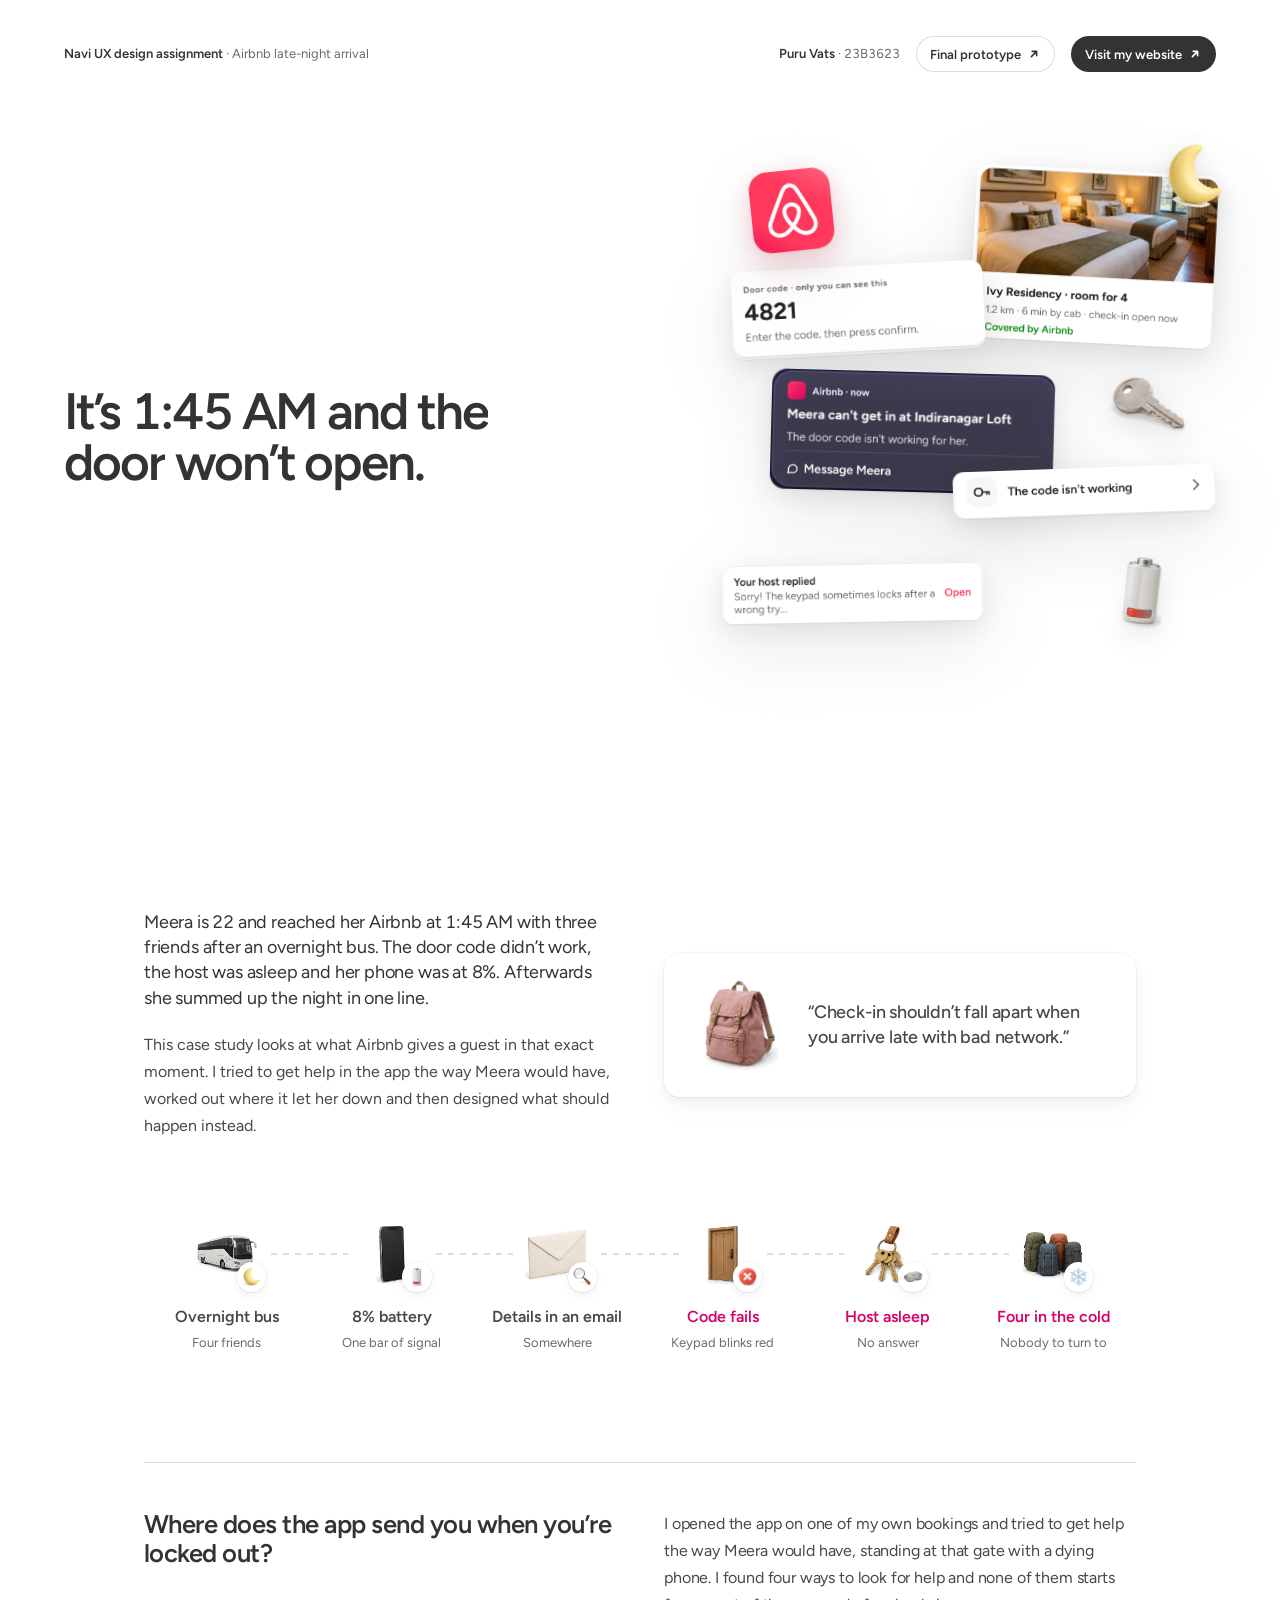
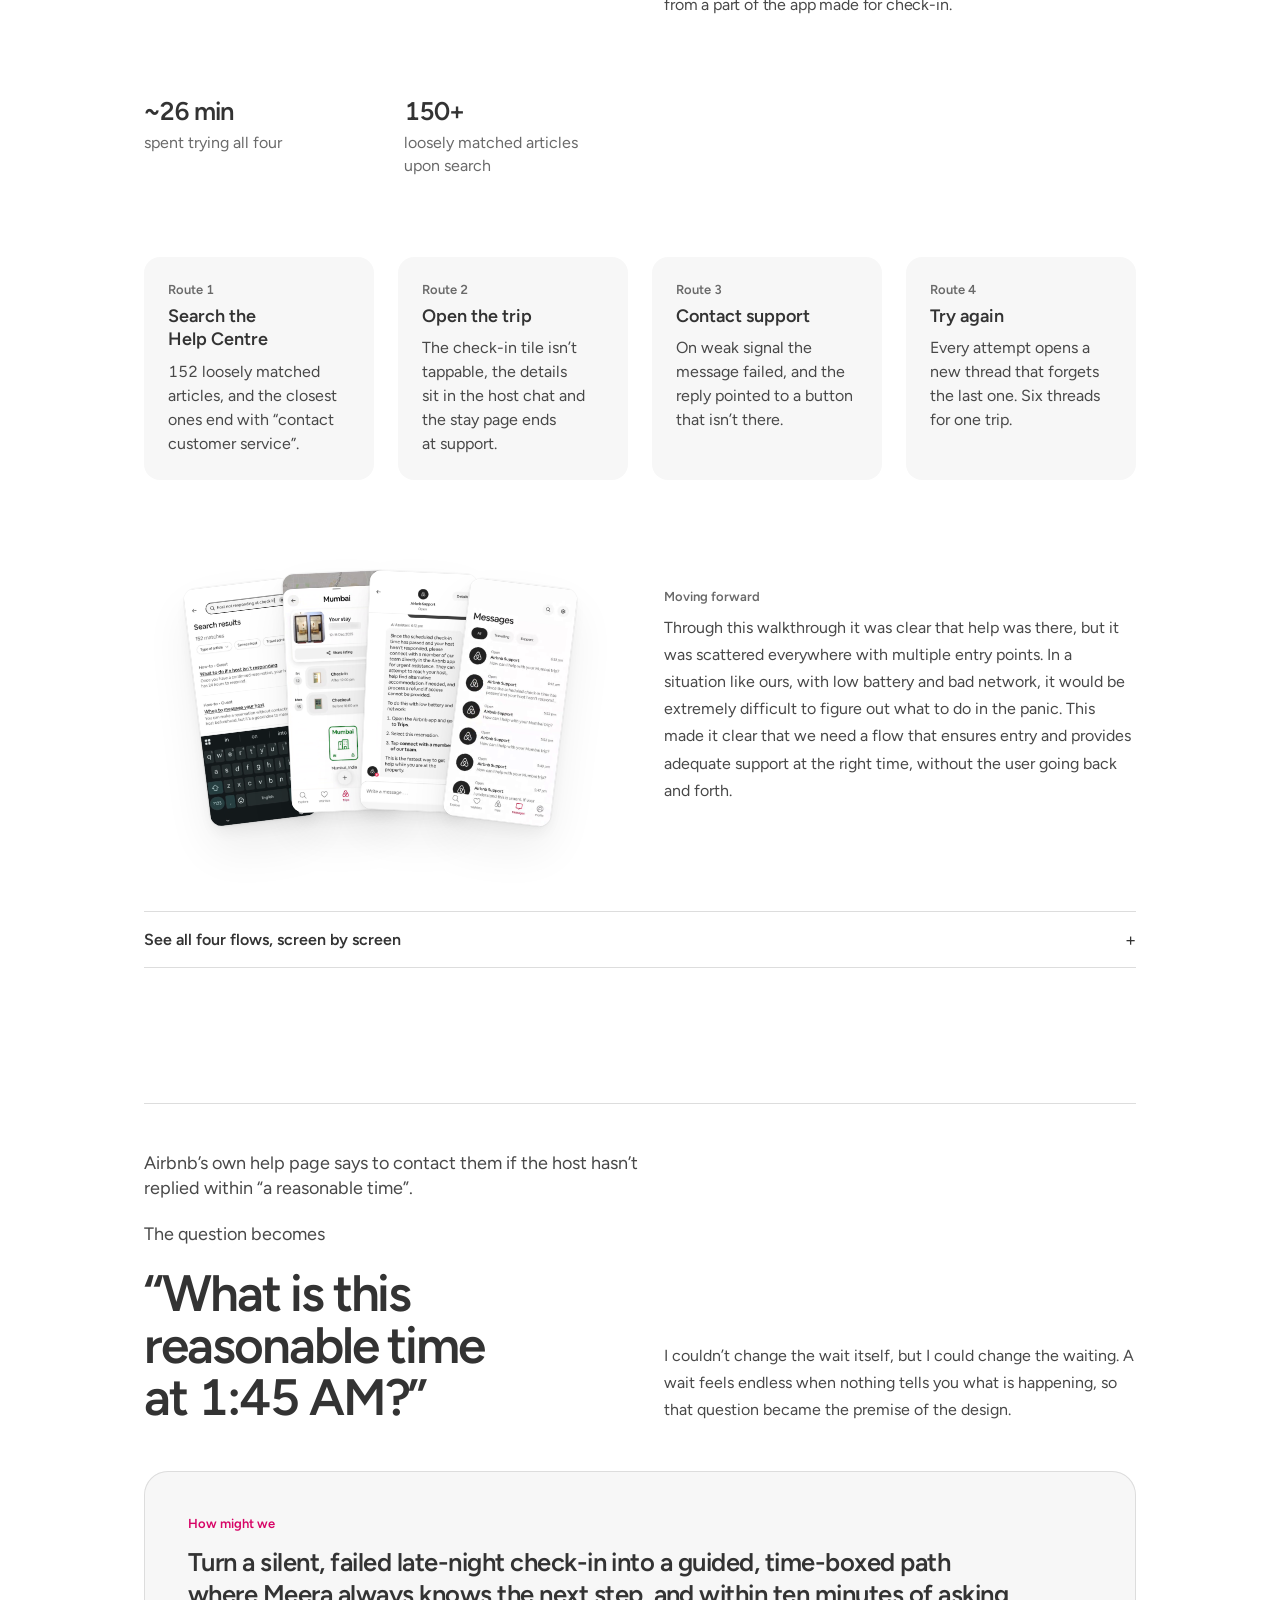
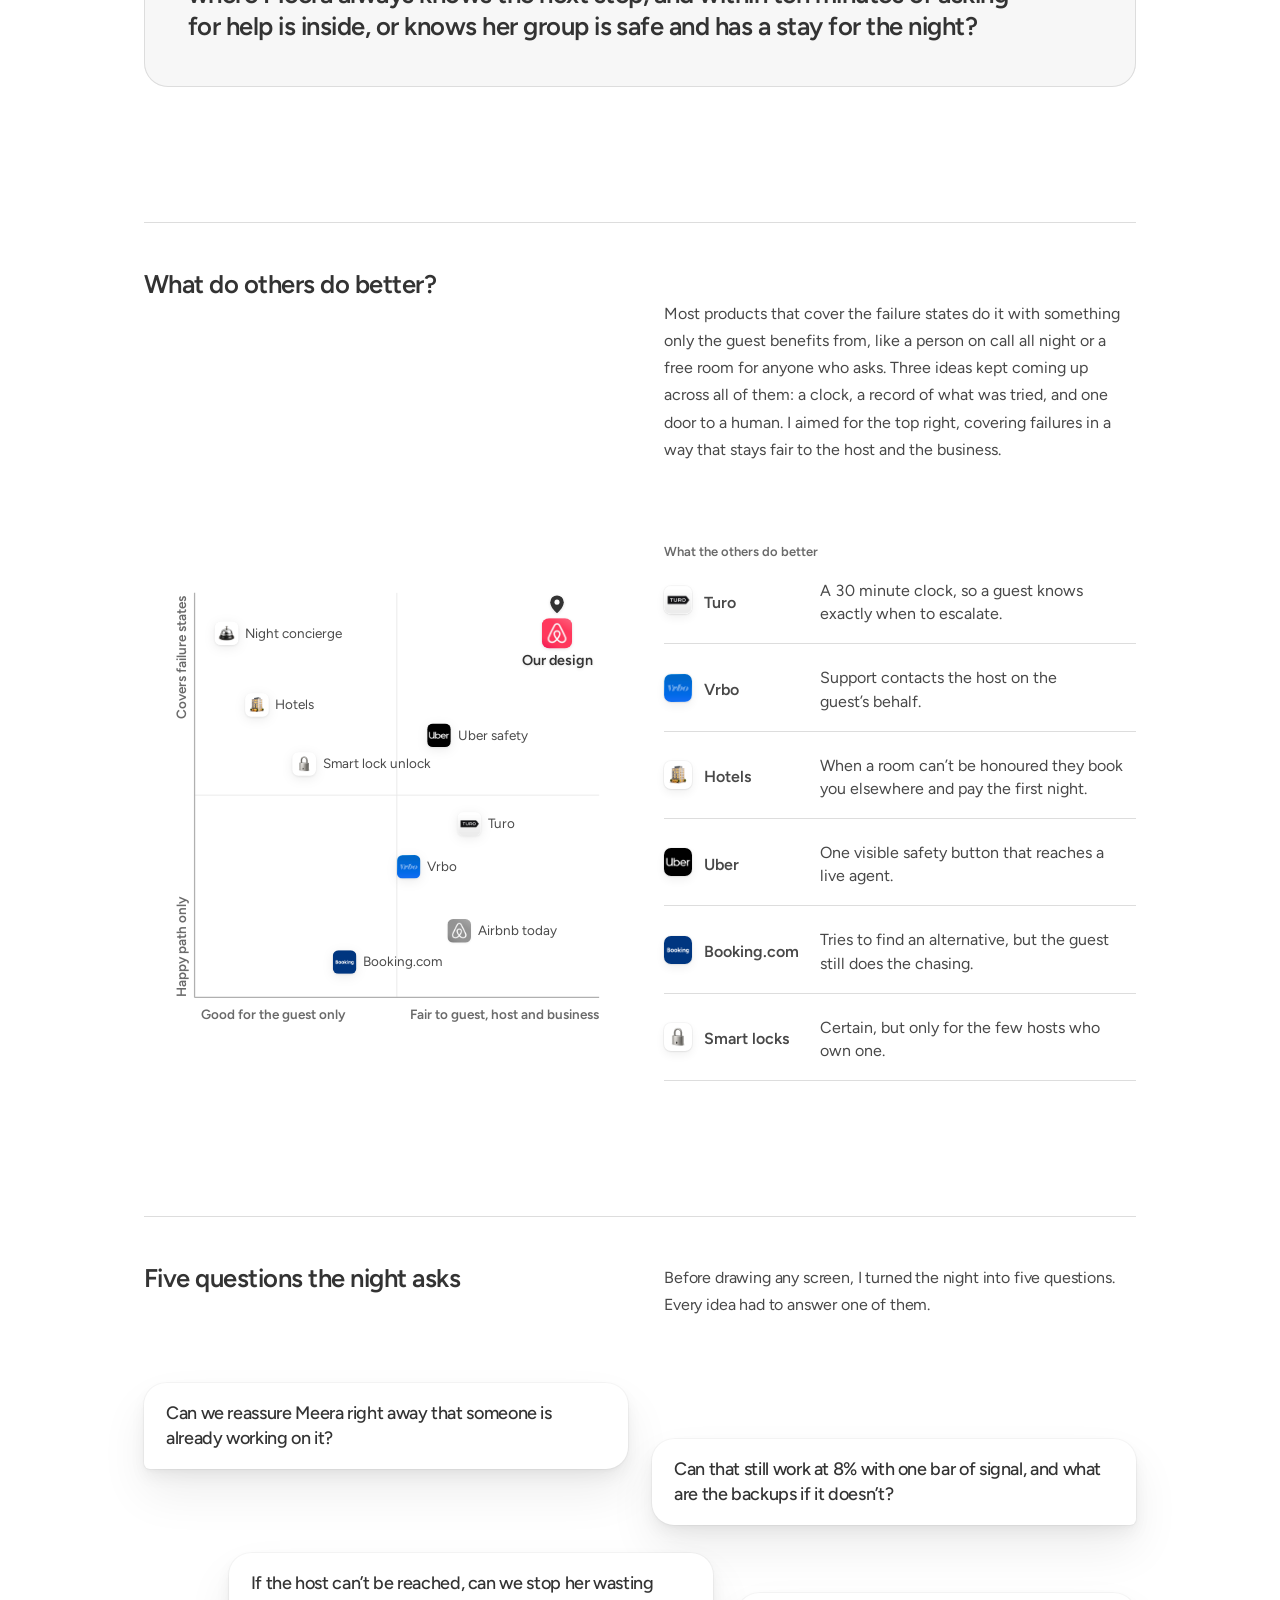
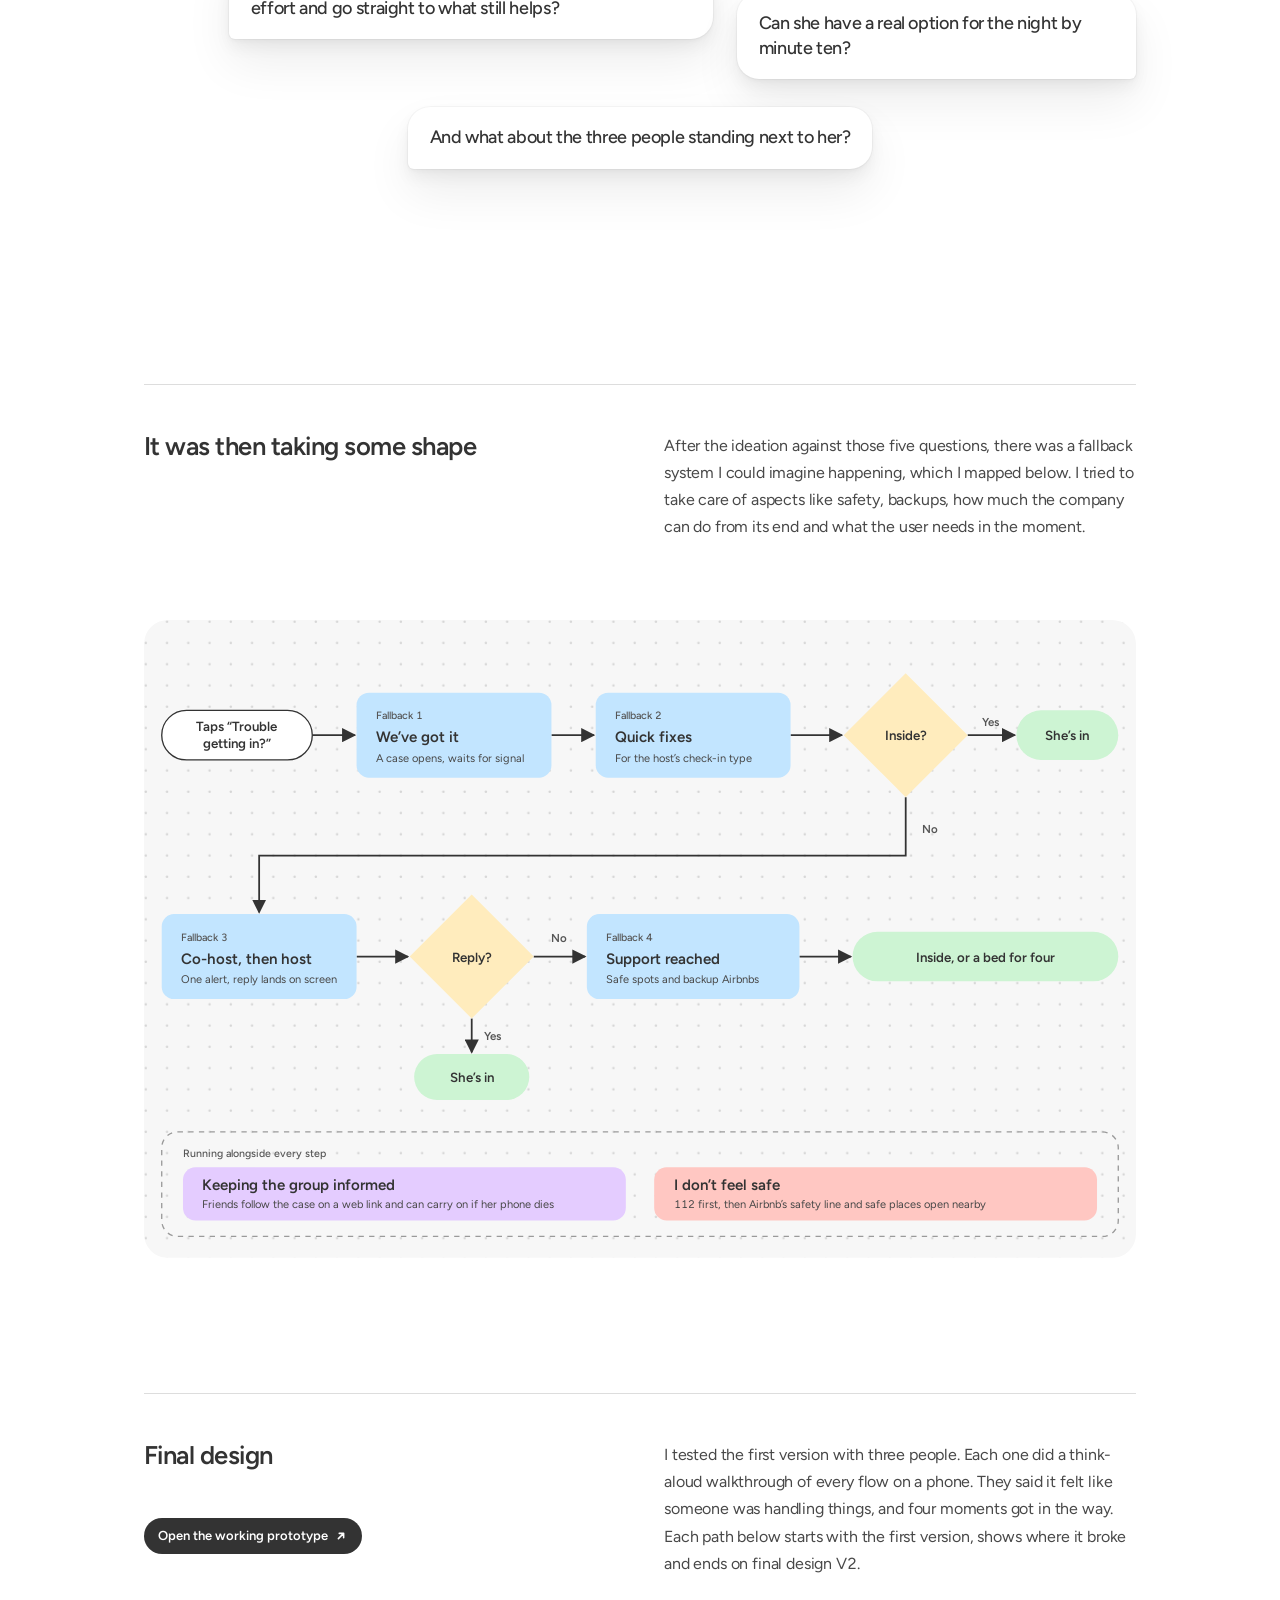
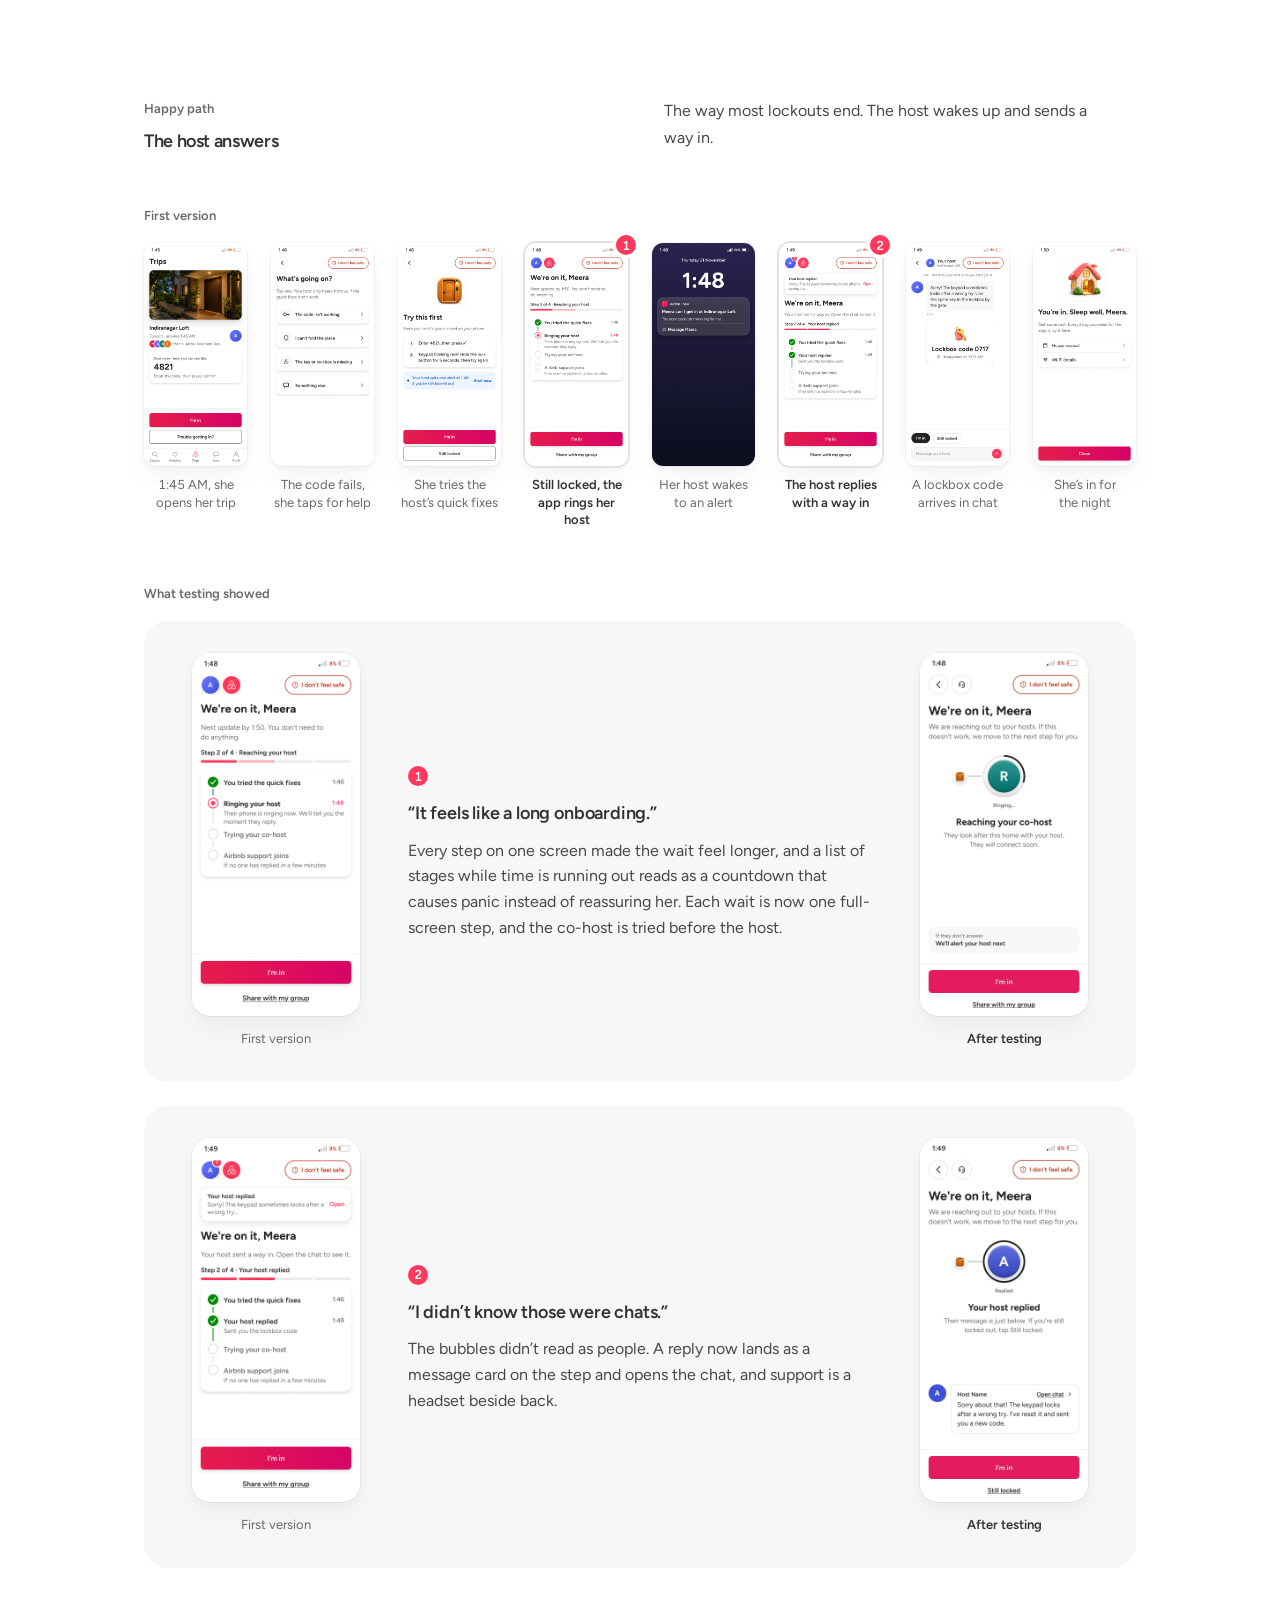
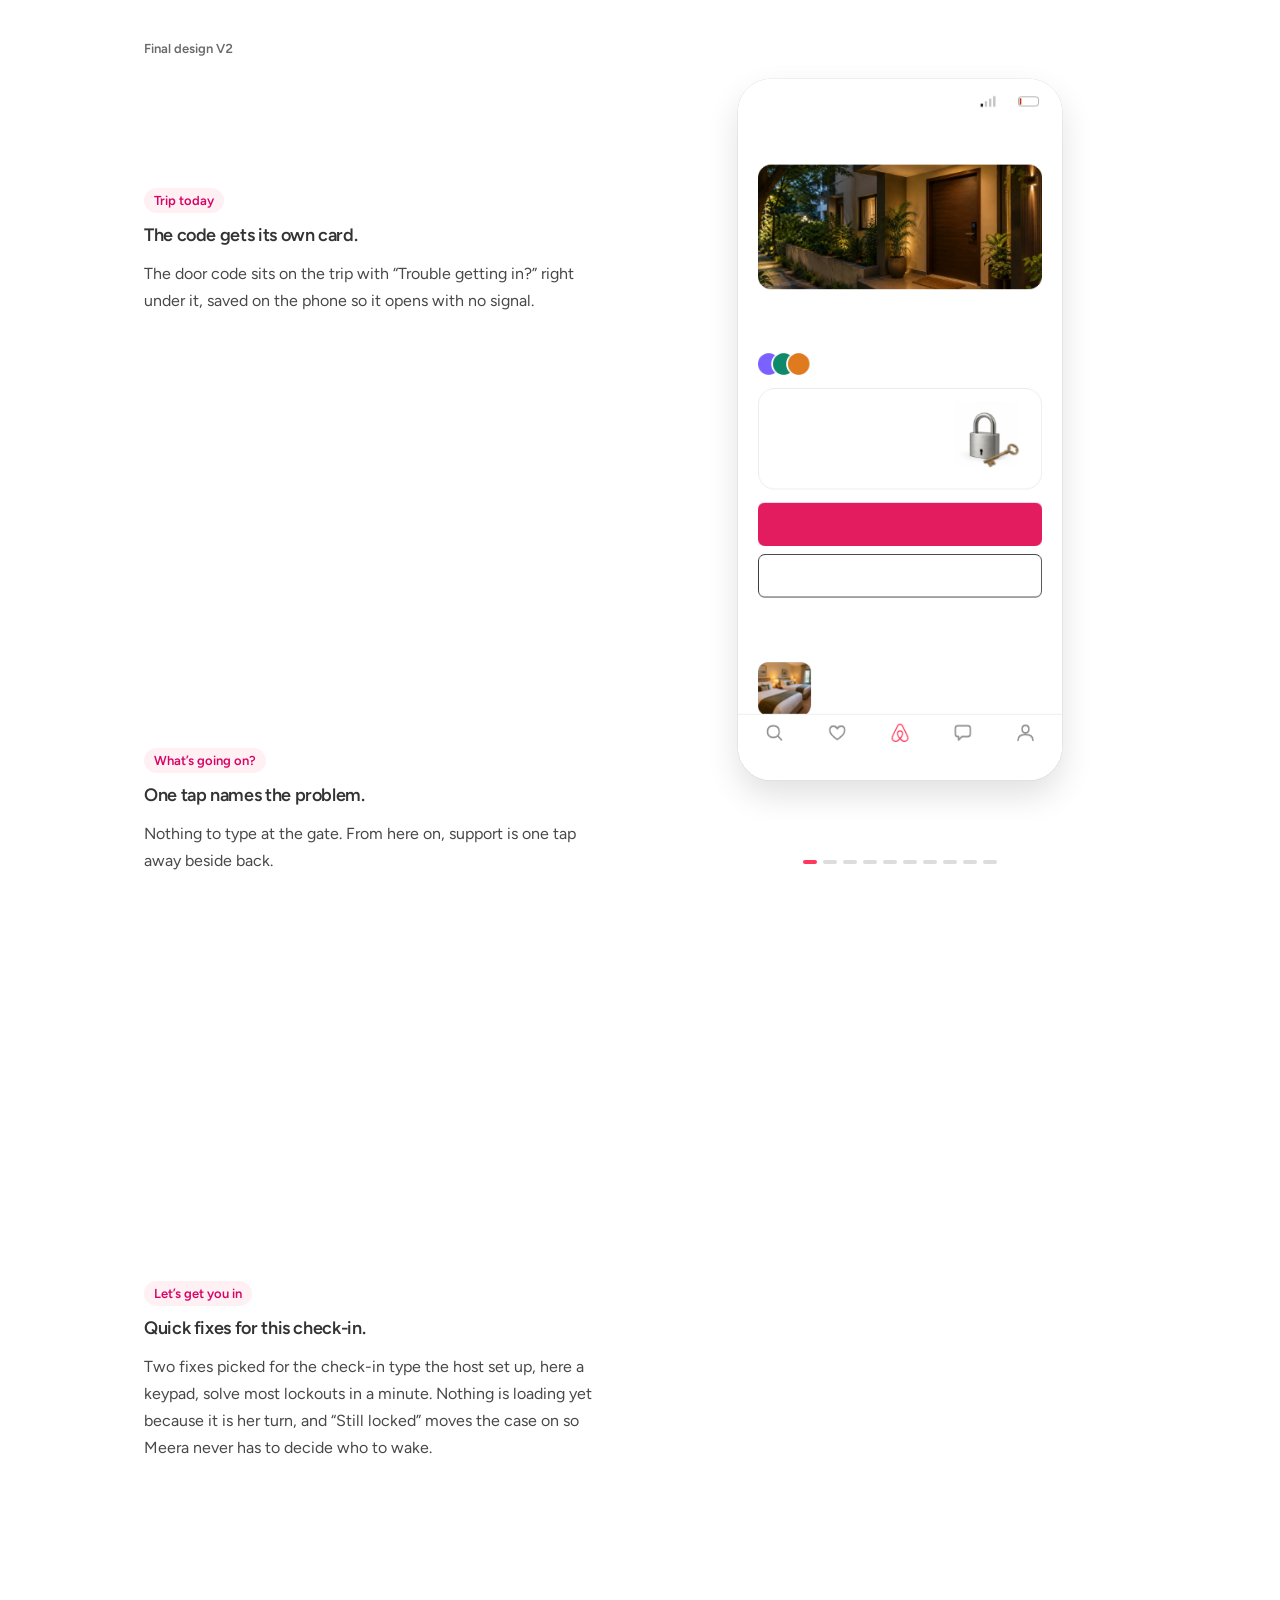
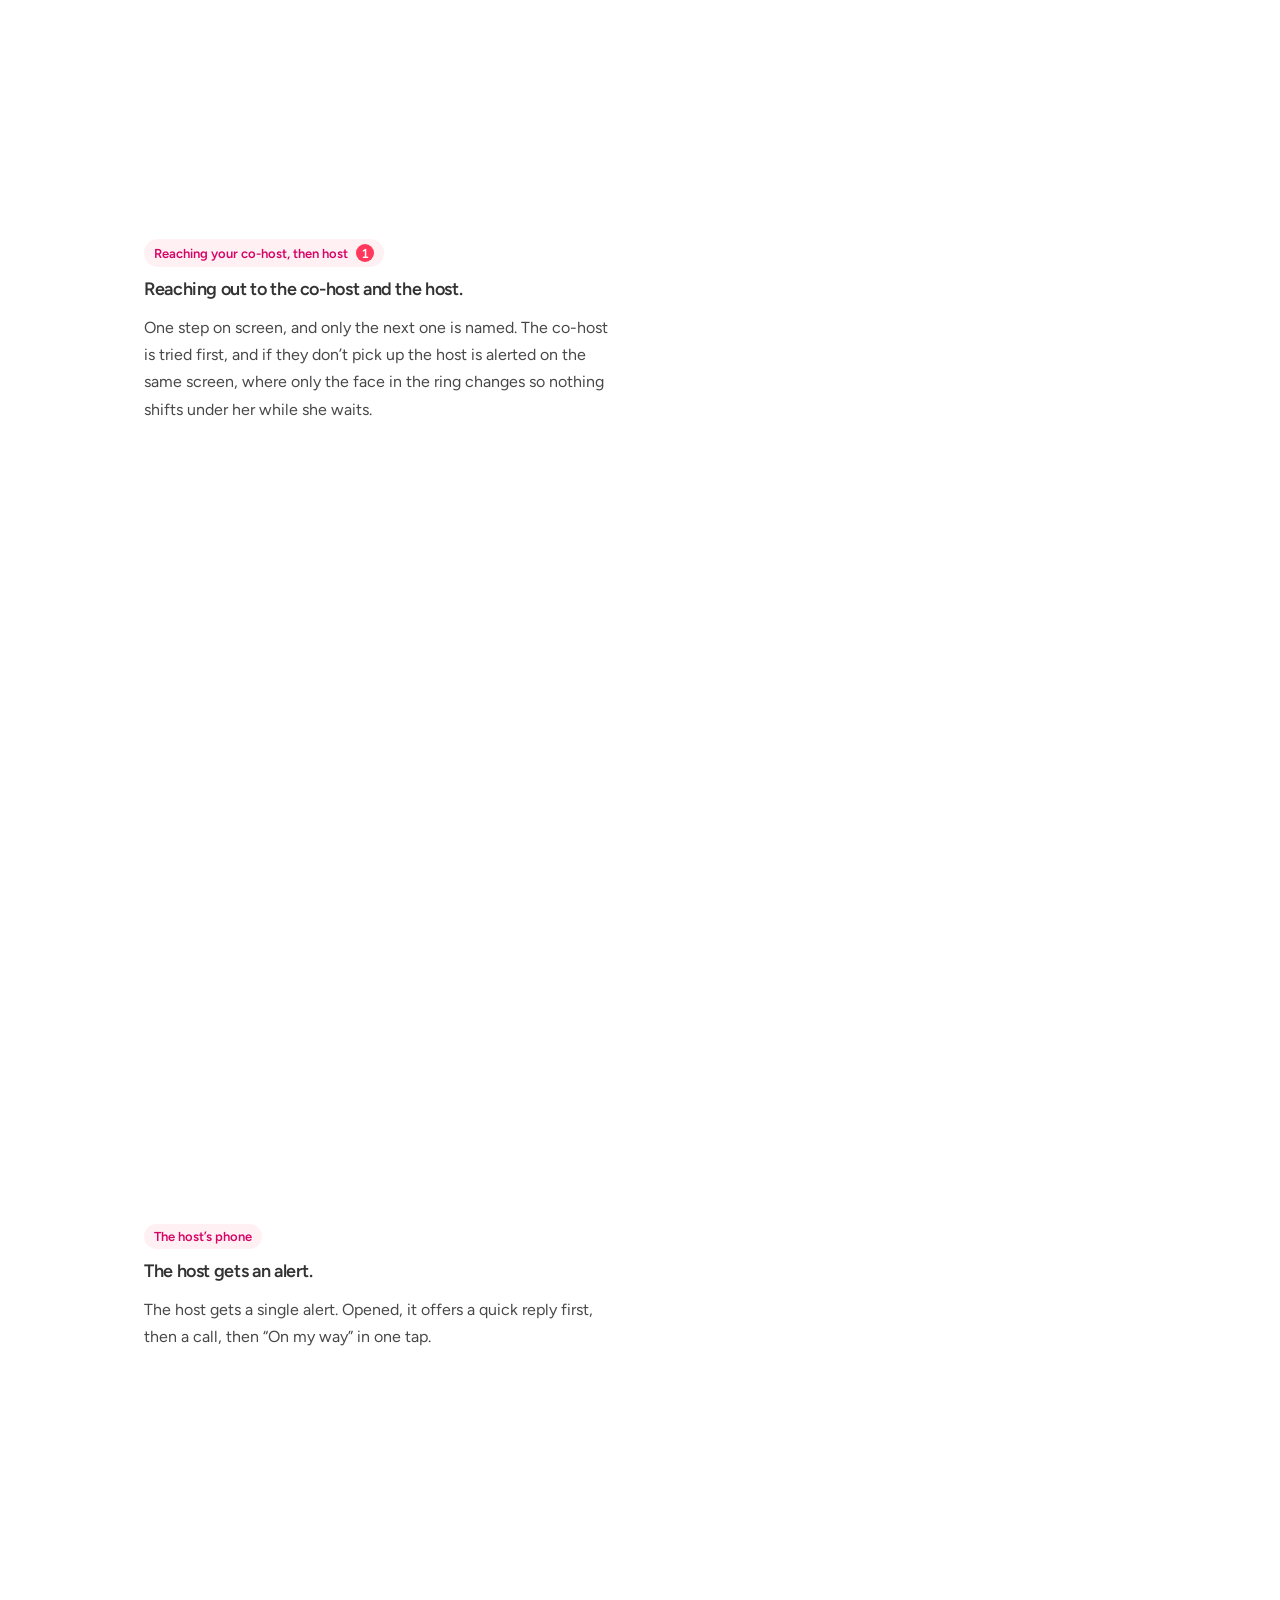
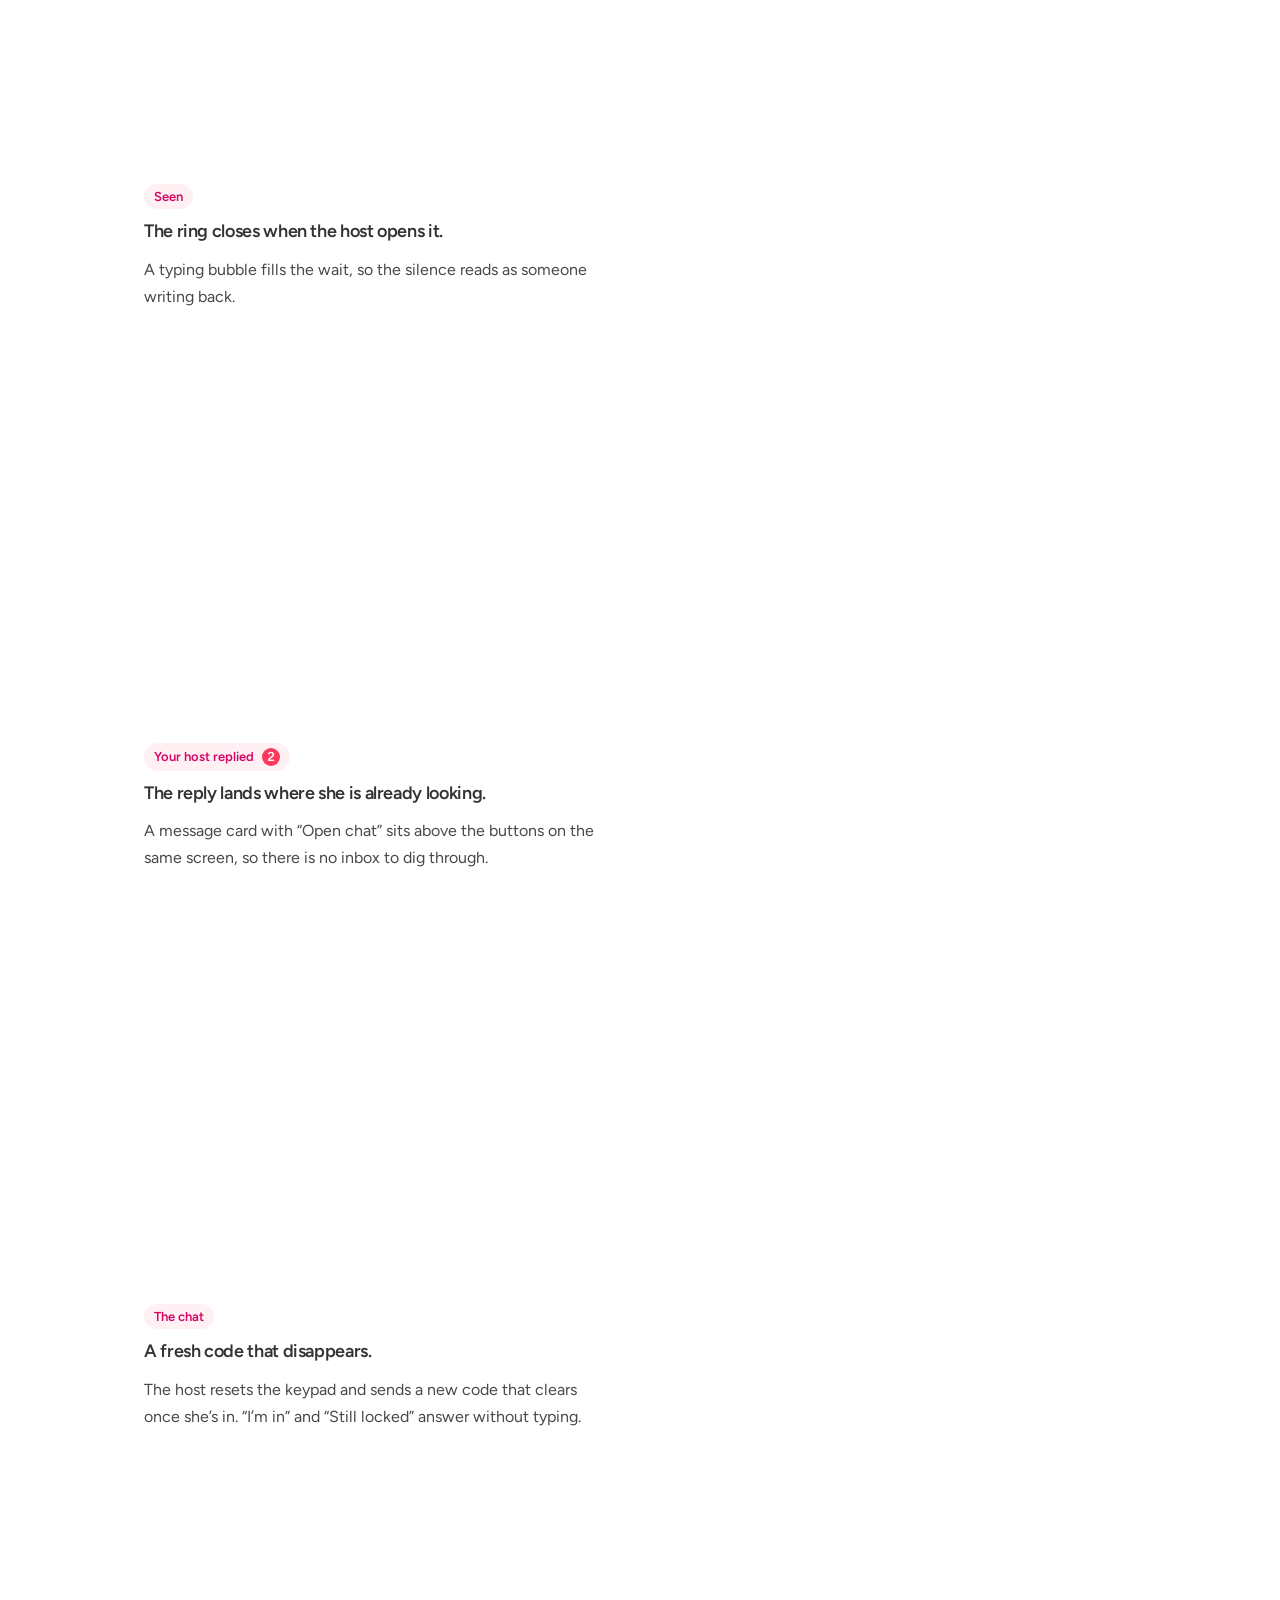
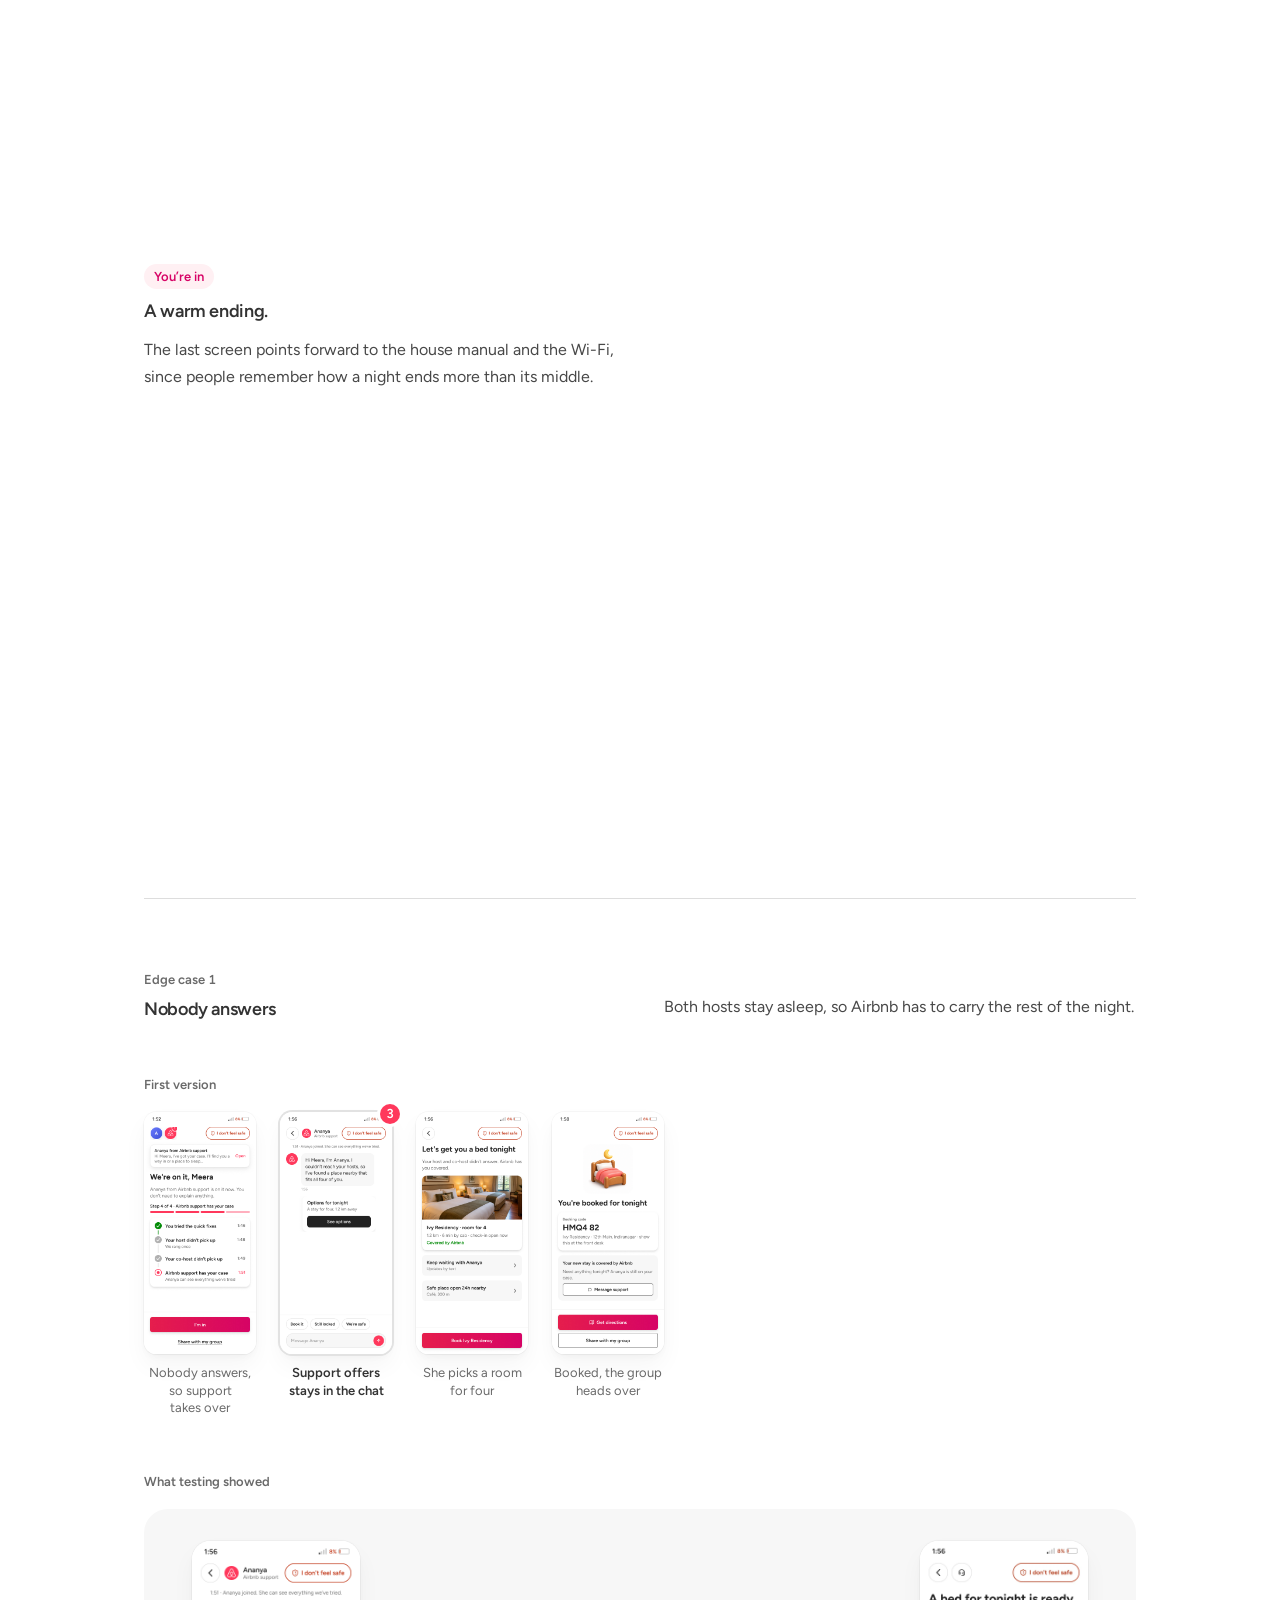
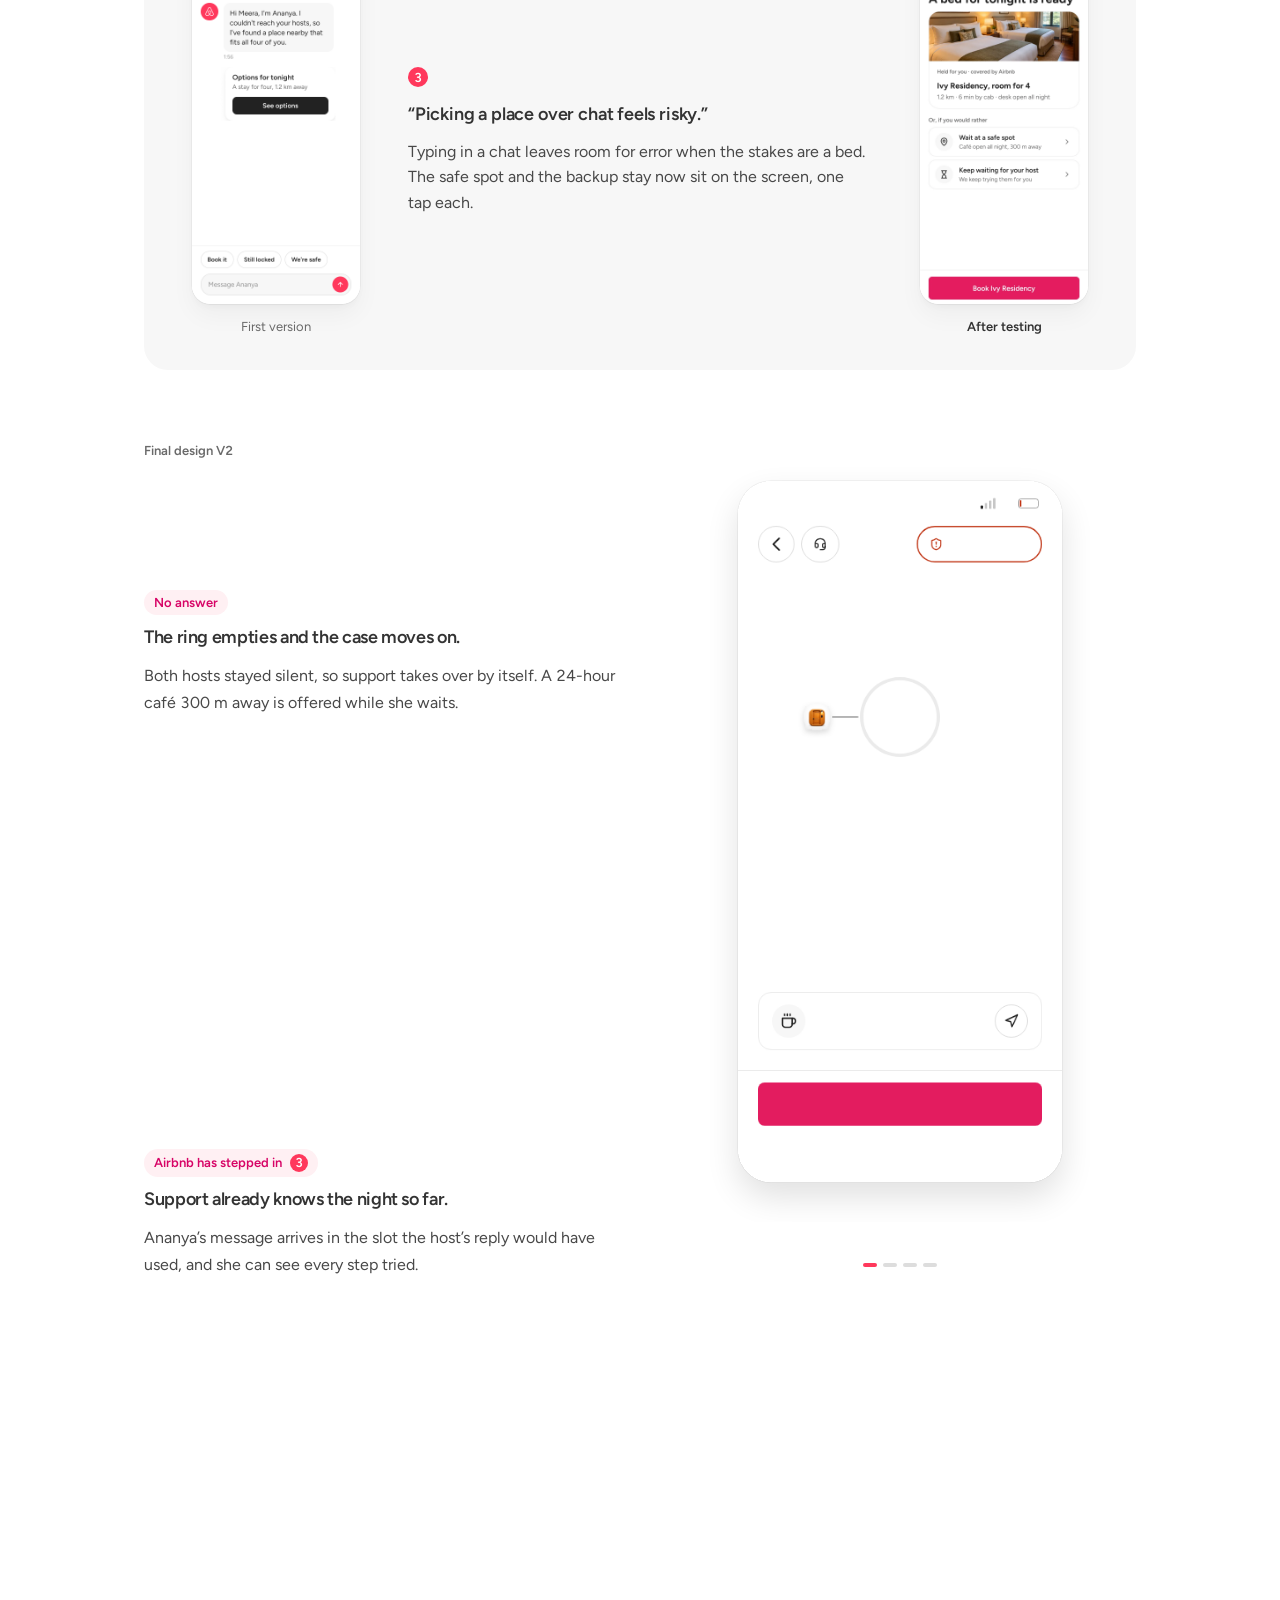
<file: index.html>
<!doctype html>
<html lang="en">
<head>
<meta charset="utf-8">
<meta name="viewport" content="width=device-width, initial-scale=1, viewport-fit=cover">
<title>navi task_puru vats</title>
<meta name="description" content="A UX design case study for the Navi assignment on what Airbnb could do when a guest arrives late at night, the lock fails, the host is asleep and the phone is at 8%.">
<meta property="og:title" content="It’s 1:45 AM and the door won’t open">
<meta property="og:description" content="Navi UX design assignment · Airbnb late-night arrival">
<meta property="og:type" content="article">
<meta property="og:image" content="img/v5-04.png">
<meta name="theme-color" content="#ffffff">
<link rel="icon" href="favicon.svg?v=2" type="image/svg+xml">
<link rel="preconnect" href="https://fonts.googleapis.com">
<link rel="preconnect" href="https://fonts.gstatic.com" crossorigin>
<link rel="stylesheet" href="https://fonts.googleapis.com/css2?family=Figtree:wght@400;500;600;700&amp;display=swap">
<link rel="stylesheet" href="styles.css">
<script>document.documentElement.classList.add('js')</script>
<script src="main.js" defer></script>
</head>
<body>
<a class="skip" href="#main">Skip to content</a>
<div class="page">

  <header class="wrap hero" data-hero>
    <div class="hero-meta">
      <p class="eyebrow">Navi UX design assignment<span> · Airbnb late-night arrival</span></p>
      <div class="me">
        <p><b>Puru Vats</b> · 23B3623</p>
        <a class="site alt" href="demo/index.html" target="_blank" rel="noopener">Final prototype<svg viewBox="0 0 16 16" aria-hidden="true"><path d="M5 11 11 5M6 5h5v5"/></svg></a>
        <a class="site" href="https://puruvats.com" target="_blank" rel="noopener">Visit my website<svg viewBox="0 0 16 16" aria-hidden="true"><path d="M5 11 11 5M6 5h5v5"/></svg></a>
      </div>
    </div>
    <div class="hero-main">
      <h1 aria-label="It’s 1:45 AM and the door won’t open."><span class="mw" aria-hidden="true"><span style="--i:0">It’s</span></span> <span class="mw" aria-hidden="true"><span style="--i:1">1:45&nbsp;AM</span></span> <span class="mw" aria-hidden="true"><span style="--i:2">and</span></span> <span class="mw" aria-hidden="true"><span style="--i:3">the</span></span> <span class="mw" aria-hidden="true"><span style="--i:4">door</span></span> <span class="mw" aria-hidden="true"><span style="--i:5">won’t</span></span> <span class="mw" aria-hidden="true"><span style="--i:6">open.</span></span></h1>
      <div class="float" aria-hidden="true">
        <img class="f1" src="img/c-code.png" alt="" width="344" height="120">
        <img class="f2" src="img/c-bed.png" alt="" width="350" height="250">
        <img class="f3" src="img/c-alert.png" alt="" width="344" height="146">
        <img class="f4" src="img/c-choice.png" alt="" width="346" height="62">
        <img class="f5" src="img/c-reply.png" alt="" width="346" height="76">
        <img class="f6 app" src="img/apps/airbnb.jpg" alt="" width="256" height="256">
        <img class="f7 ob" src="img/ill/moon2.png" alt="" width="209" height="209">
        <img class="f8 ob" src="img/ill/key.png" alt="" width="187" height="187">
        <img class="f9 ob" src="img/ill/lowbatt.png" alt="" width="204" height="204">
      </div>
    </div>
  </header>

  <main id="main">
    <section class="wrap">
      <div class="intro">
        <p class="lead" data-r="0">Meera is 22 and reached her Airbnb at 1:45 AM with three friends after an overnight bus. The door code didn’t work, the host was asleep and her phone was at 8%. Afterwards she summed up the night in one line.</p>
        <blockquote class="quote" data-r="1"><img class="meera" src="img/ill/meera.png" alt="" width="240" height="240"><p>“Check-in shouldn’t fall apart when you arrive late with bad network.”</p></blockquote>
        <p class="p what" data-r="2">This case study looks at what Airbnb gives a guest in that exact moment. I tried to get help in the app the way Meera would have, worked out where it let her down and then designed what should happen instead.</p>
      </div>
      <ol class="strip" data-r="0" aria-label="How the night unfolds">
        <li style="--i:0"><span class="ill"><img src="img/ill/bus.png" alt=""><img class="bd" src="img/ill/moon2.png" alt=""></span><b>Overnight bus</b><span>Four friends</span></li>
        <li style="--i:1"><span class="ill"><img src="img/ill/phone.png" alt=""><img class="bd" src="img/ill/lowbatt.png" alt=""></span><b>8% battery</b><span>One bar of signal</span></li>
        <li style="--i:2"><span class="ill"><img src="img/ill/envelope.png" alt=""><img class="bd" src="img/ill/search.png" alt=""></span><b>Details in an email</b><span>Somewhere</span></li>
        <li style="--i:3" class="bad"><span class="ill"><img src="img/ill/door.png" alt=""><img class="bd" src="img/ill/cross.png" alt=""></span><b>Code fails</b><span>Keypad blinks red</span></li>
        <li style="--i:4" class="bad"><span class="ill"><img src="img/ill/host.png" alt=""><img class="bd" src="img/ill/zzz.png" alt=""></span><b>Host asleep</b><span>No answer</span></li>
        <li style="--i:5" class="bad"><span class="ill"><img src="img/ill/group.png" alt=""><img class="bd" src="img/ill/cold.png" alt=""></span><b>Four in the cold</b><span>Nobody to turn to</span></li>
      </ol>
    </section>

    <!-- 01 -->
    <section class="wrap sec" id="ch1" data-ch="1">
      <h2 class="h2" data-r="0"><span>Where does the app send you when you’re locked out?</span></h2>
      <p class="lead" data-r="1">I opened the app on one of my own bookings and tried to get help the way Meera would have, standing at that gate with a dying phone. I found four ways to look for help and none of them starts from a part of the app made for check-in.</p>
      <div class="stats" data-r="2">
        <div><b>~26 min</b><span>spent trying all four</span></div>
        <div><b>150+</b><span>loosely matched articles upon search</span></div>
      </div>
      <ol class="routes-sum" data-r="2">
        <li><p class="lab">Route 1</p><h4>Search the Help Centre</h4><p>152 loosely matched articles, and the closest ones end with “contact customer service”.</p></li>
        <li><p class="lab">Route 2</p><h4>Open the trip</h4><p>The check-in tile isn’t tappable, the details sit in the host chat and the stay page ends at support.</p></li>
        <li><p class="lab">Route 3</p><h4>Contact support</h4><p>On weak signal the message failed, and the reply pointed to a button that isn’t there.</p></li>
        <li><p class="lab">Route 4</p><h4>Try again</h4><p>Every attempt opens a new thread that forgets the last one. Six threads for one trip.</p></li>
      </ol>
      <div class="learnrow">
      <div class="cascade" data-r="0" aria-label="One screen from each of the four routes">
        <figure><img src="img/cur-a7.png" alt="Help Centre search with 152 results" loading="lazy" width="360" height="800"></figure>
        <figure><img src="img/cur-b2.png" alt="Trip page with a check-in tile showing only a time" loading="lazy" width="360" height="800"></figure>
        <figure><img src="img/cur-c11.png" alt="AI reply pointing back to Trips for a button that isn’t there" loading="lazy" width="360" height="800"></figure>
        <figure><img src="img/cur-d5.png" alt="Messages tab with many Airbnb Support threads" loading="lazy" width="360" height="800"></figure>
      </div>
      <div class="learn" data-r="0">
        <p class="lab">Moving forward</p>
        <p class="p">Through this walkthrough it was clear that help was there, but it was scattered everywhere with multiple entry points. In a situation like ours, with low battery and bad network, it would be extremely difficult to figure out what to do in the panic. This made it clear that we need a flow that ensures entry and provides adequate support at the right time, without the user going back and forth.</p>
      </div>
      </div>
      
      <details class="more" data-r="0">
        <summary>See all four flows, screen by screen</summary>
<div class="routes">
        <article class="route" data-r="0">
          <div>
            <p class="lab">Route 1</p>
            <h3>Search the Help Centre</h3>
            <ol class="path"><li>Profile</li><li>Get help</li><li>Help Centre</li><li>Search</li><li class="end">General articles</li></ol>
            <p class="end-p">I searched for Meera’s situation in my own words. The 152 articles that came back weren’t filtered to it, and the closest ones were general advice that ended with “contact customer service”. Nothing spoke to the moment of check-in, which is where a guest like Meera gives up on it.</p>
          </div>
          <div class="shotrow">
            <figure><div class="cur"><img src="img/cur-a3.png" alt="Profile menu with Get help" loading="lazy" width="360" height="800"></div><figcaption>Help sits under Profile</figcaption></figure>
            <figure><div class="cur"><img src="img/cur-a7.png" alt="Help Centre search with 152 results" loading="lazy" width="360" height="800"></div><figcaption>152 loosely matched articles</figcaption></figure>
            <figure><div class="cur"><img src="img/cur-a12.png" alt="Back at recent searches with general top articles" loading="lazy" width="360" height="800"></div><figcaption>Nothing about check-in</figcaption></figure>
          </div>
        </article>
        <article class="route" data-r="0">
          <div>
            <p class="lab">Route 2</p>
            <h3>Open the trip</h3>
            <ol class="path"><li>Trips</li><li>Your trip</li><li>Check-in</li><li>Your stay</li><li class="end">Help Centre or support</li></ol>
            <p class="end-p">The check-in tile looks like a button but doesn’t open anything. My details had come by text in the chat with the host, and messaging or calling the host only helps if they answer and have shared a number. The full stay page shows a check-in time and no details, since those only appear about 48 hours before arrival, and at the bottom everything leads to the Help Centre or support.</p>
          </div>
          <div class="shotrow">
            <figure><div class="cur"><img src="img/cur-b2.png" alt="Trip page with a check-in tile showing only a time" loading="lazy" width="360" height="800"></div><figcaption>The check-in tile isn’t tappable</figcaption></figure>
            <figure><div class="cur"><img src="img/cur-b5.png" alt="Host chat with contact details inside a long paragraph, blurred" loading="lazy" width="360" height="800"></div><figcaption>Details sent by text in the host chat</figcaption></figure>
            <figure><div class="cur"><img src="img/cur-stay-end.png" alt="Bottom of the stay page with Contact Airbnb Support and Visit the Help Centre" loading="lazy" width="360" height="800"></div><figcaption>The stay page ends at support</figcaption></figure>
          </div>
        </article>
        <article class="route" data-r="0">
          <div>
            <p class="lab">Route 3</p>
            <h3>Contact support</h3>
            <ol class="path"><li>Your stay</li><li>Contact support</li><li>AI chat</li><li class="end">Back to Trips</li></ol>
            <p class="end-p">Support opens from the stay page with an AI assistant. On a weak signal my message sat on “Sending” and then failed, and the reply that did arrive sent me back to the Trips page to tap “connect with a member of our team”, a button that isn’t there.</p>
          </div>
          <div class="shotrow">
            <figure><div class="cur"><img src="img/cur-stay-top.png" alt="The stay page with check-in time and a message your host link" loading="lazy" width="360" height="800"></div><figcaption>The stay page</figcaption></figure>
            <figure><div class="cur"><img src="img/cur-c6.png" alt="My message to support, not sent" loading="lazy" width="360" height="800"></div><figcaption>The message I sent</figcaption></figure>
            <figure><div class="cur"><img src="img/cur-c11.png" alt="AI reply pointing back to Trips to find a connect with a member of our team button" loading="lazy" width="360" height="800"></div><figcaption>Sent back to Trips, with no button to tap</figcaption></figure>
          </div>
        </article>
        <article class="route" data-r="0">
          <div>
            <p class="lab">Route 4</p>
            <h3>Try again</h3>
            <ol class="path"><li>Support again</li><li>New AI chat</li><li>Messages</li><li class="end">No button here</li></ol>
            <p class="end-p">Every attempt opens a new thread that forgets the last one. One thread offers to connect her with a team member but there is nothing to tap.</p>
          </div>
          <div class="shotrow">
            <figure><div class="cur"><img src="img/cur-d2.png" alt="A new AI chat opens" loading="lazy" width="360" height="800"></div><figcaption>A fresh chat every time</figcaption></figure>
            <figure><div class="cur"><img src="img/cur-d5.png" alt="Messages tab with many Airbnb Support threads" loading="lazy" width="360" height="800"></div><figcaption>Six threads for one trip</figcaption></figure>
            <div></div>
          </div>
        </article>
      </div>
      </details>
    </section>

    <section class="wrap rt">
      <p class="small" data-r="0">Airbnb’s own help page says to contact them if the host hasn’t replied within “a reasonable time”.</p>
      <p class="small" data-r="1">The question becomes</p>
      <div class="rt-row">
      <p class="huge" data-r="1">“What is this reasonable time at 1:45&nbsp;AM?”</p>
      <p class="p rt-p" data-r="2">I couldn’t change the wait itself, but I could change the waiting. A wait feels endless when nothing tells you what is happening, so that question became the premise of the design.</p>
      </div>
      <div class="aim" data-r="0">
        <p class="lab">How might we</p>
        <p class="hmw">Turn a silent, failed late-night check-in into a guided, time-boxed path where Meera always knows the next step, and within ten minutes of asking for help is inside, or knows her group is safe and has a stay for the night?</p>
      </div>
    </section>

    <!-- 02 -->
    <section class="wrap sec" id="ch2" data-ch="2">
      <h2 class="h2" data-r="0"><span>What do others do better?</span></h2>
      <div class="others">
        <div>
        <p class="p more-p" data-r="1">Most products that cover the failure states do it with something only the guest benefits from, like a person on call all night or a free room for anyone who asks. Three ideas kept coming up across all of them: a clock, a record of what was tried, and one door to a human. I aimed for the top right, covering failures in a way that stays fair to the host and the business.</p>
<div class="mapwrap">
          <figure class="map" data-r="0">
            <svg viewBox="0 0 560 560" role="img" aria-labelledby="mapt">
              <title id="mapt">Positioning map. Horizontal axis from good for the guest only to fair to guest, host and business. Vertical axis from happy path only to covers failure states. Night concierge, hotels and smart locks cover failures but mostly for the guest. Uber, Turo and Vrbo sit in the middle. Airbnb today and Booking.com cover only the happy path. This design sits top right.</title>
              <defs>
                <clipPath id="rr" clipPathUnits="objectBoundingBox"><rect width="1" height="1" rx=".24" ry=".24"/></clipPath>
              </defs>
              <line class="grid" x1="300" y1="20" x2="300" y2="500"/><line class="grid" x1="60" y1="260" x2="540" y2="260"/>
              <line class="ax" x1="60" y1="20" x2="60" y2="500"/><line class="ax" x1="60" y1="500" x2="540" y2="500"/>
              <text class="axl" x="68" y="526">Good for the guest only</text>
              <text class="axl" x="540" y="526" text-anchor="end">Fair to guest, host and business</text>
              <text class="axl" x="50" y="24" text-anchor="end" transform="rotate(-90 50 24)">Covers failure states</text>
              <text class="axl" x="50" y="500" text-anchor="start" transform="rotate(-90 50 500)">Happy path only</text>

              <g class="app"><rect class="tile" x="84" y="54" width="28" height="28" rx="7"/><image href="img/ill/bellhop.png" x="88" y="58" width="20" height="20"/></g><text x="120" y="73">Night concierge</text>
              <g class="app"><rect class="tile" x="120" y="139" width="28" height="28" rx="7"/><image href="img/ill/hotel.png" x="124" y="143" width="20" height="20"/></g><text x="156" y="158">Hotels</text>
              <g class="app"><rect class="tile" x="176" y="209" width="28" height="28" rx="7"/><image href="img/ill/locked.png" x="180" y="213" width="20" height="20"/></g><text x="212" y="228">Smart lock unlock</text>
              <g class="app"><image href="img/apps/uber.jpg" x="336" y="175" width="28" height="28" clip-path="url(#rr)"/></g><text x="372" y="194">Uber safety</text>
              <g class="app"><image href="img/apps/turo.jpg" x="372" y="280" width="28" height="28" clip-path="url(#rr)"/></g><text x="408" y="299">Turo</text>
              <g class="app"><image href="img/apps/vrbo.jpg" x="300" y="331" width="28" height="28" clip-path="url(#rr)"/></g><text x="336" y="350">Vrbo</text>
              <g class="app today"><image href="img/apps/airbnb.jpg" x="360" y="407" width="28" height="28" clip-path="url(#rr)"/></g><text x="396" y="426">Airbnb today</text>
              <g class="app"><image href="img/apps/booking.jpg" x="224" y="444" width="28" height="28" clip-path="url(#rr)"/></g><text x="260" y="463">Booking.com</text>
              <g class="us"><path class="pin" transform="translate(478 22)" d="M12 22s8-6.5 8-13a8 8 0 1 0-16 0c0 6.5 8 13 8 13z"/><circle class="pin-dot" cx="490" cy="31" r="3"/><image href="img/apps/airbnb.jpg" x="472" y="50" width="36" height="36" clip-path="url(#rr)"/><text class="us-l" x="490" y="106" text-anchor="middle">Our design</text></g>
            </svg>
          </figure>
          <div data-r="1">
            <p class="lab">What the others do better</p>
            <ul class="comp">
              <li><img src="img/apps/turo.jpg" alt=""><b>Turo</b><span>A 30 minute clock, so a guest knows exactly when to escalate.</span></li>
              <li><img src="img/apps/vrbo.jpg" alt=""><b>Vrbo</b><span>Support contacts the host on the guest’s behalf.</span></li>
              <li><span class="tile"><img src="img/ill/hotel.png" alt=""></span><b>Hotels</b><span>When a room can’t be honoured they book you elsewhere and pay the first night.</span></li>
              <li><img src="img/apps/uber.jpg" alt=""><b>Uber</b><span>One visible safety button that reaches a live agent.</span></li>
              <li><img src="img/apps/booking.jpg" alt=""><b>Booking.com</b><span>Tries to find an alternative, but the guest still does the chasing.</span></li>
              <li><span class="tile"><img src="img/ill/locked.png" alt=""></span><b>Smart locks</b><span>Certain, but only for the few hosts who own one.</span></li>
            </ul>
          </div>
        </div>
        </div>
      </div>
    </section>

    <!-- questions -->
    <section class="wrap sec" id="questions">
      <h2 class="h2" data-r="0"><span>Five questions the night asks</span></h2>
      <p class="lead" data-r="1">Before drawing any screen, I turned the night into five questions. Every idea had to answer one of them.</p>
      <div class="qwrap">
<ol class="qs">
        <li><p>Can we reassure Meera right away that someone is already working on it?</p></li>
        <li><p>Can that still work at 8% with one bar of signal, and what are the backups if it doesn’t?</p></li>
        <li><p>If the host can’t be reached, can we stop her wasting effort and go straight to what still helps?</p></li>
        <li><p>Can she have a real option for the night by minute ten?</p></li>
        <li><p>And what about the three people standing next to her?</p></li>
      </ol>

        </div>
    </section>

    <!-- 03 -->
    <section class="wrap sec" id="ch3" data-ch="3">
      <h2 class="h2" data-r="0"><span>It was then taking some shape</span></h2>
      <p class="lead" data-r="1">After the ideation against those five questions, there was a fallback system I could imagine happening, which I mapped below. I tried to take care of aspects like safety, backups, how much the company can do from its end and what the user needs in the moment.</p>
<figure class="flowfj" data-r="0">
        <svg viewBox="0 0 1120 720" role="img" aria-labelledby="flowt">
          <title id="flowt">Flow of fallbacks. Meera taps Trouble getting in. Fallback 1, a case opens and waits for signal. Fallback 2, quick fixes for the check-in type the host set up. If she is inside, the flow ends. If not, fallback 3 reaches the co-host, then the host. If they reply she gets in. If not, fallback 4, support is reached and suggests safe spots and backup Airbnbs, ending inside or with a bed for four. Alongside every step, the group is kept informed through a web link, and I don’t feel safe reaches emergency services, the safety line and safe places nearby.</title>
          <defs>
            <pattern id="fjdots" width="24" height="24" patternUnits="userSpaceOnUse"><circle cx="2" cy="2" r="1.4" fill="#d6d6d6"/></pattern>
            <marker id="fjarr" viewBox="0 0 10 10" refX="9" refY="5" markerWidth="8" markerHeight="8" orient="auto-start-reverse"><path d="M0 0 10 5 0 10z" fill="#333"/></marker>
          </defs>
          <rect width="1120" height="720" rx="24" fill="#f7f7f7"/>
          <rect width="1120" height="720" rx="24" fill="url(#fjdots)"/>
          <g class="fj-lines" fill="none" stroke="#333" stroke-width="2" marker-end="url(#fjarr)">
            <path d="M190 130H238"/><path d="M460 130H508"/><path d="M730 130H788"/><path d="M930 130H983"/>
            <path d="M860 200V266H130V330"/>
            <path d="M240 380H298"/><path d="M370 450V488"/><path d="M440 380H498"/><path d="M740 380H798"/>
          </g>
          <g class="fj-yn"><text x="956" y="120" text-anchor="middle">Yes</text><text x="878" y="240">No</text><text x="384" y="474">Yes</text><text x="469" y="364" text-anchor="middle">No</text></g>
          <g class="fj-pill"><rect x="20" y="102" width="170" height="56" rx="28" fill="#fff" stroke="#333" stroke-width="1.5"/><text x="105" y="125" text-anchor="middle">Taps “Trouble</text><text x="105" y="145" text-anchor="middle">getting in?”</text></g>
          <g class="fj-box"><rect x="240" y="82" width="220" height="96" rx="14" fill="#c2e5ff"/><text class="l" x="262" y="112">Fallback 1</text><text class="t" x="262" y="138">We’ve got it</text><text class="s" x="262" y="160">A case opens, waits for signal</text></g>
          <g class="fj-box"><rect x="510" y="82" width="220" height="96" rx="14" fill="#c2e5ff"/><text class="l" x="532" y="112">Fallback 2</text><text class="t" x="532" y="138">Quick fixes</text><text class="s" x="532" y="160">For the host’s check-in type</text></g>
          <g class="fj-dia"><path d="M860 60 930 130 860 200 790 130z" fill="#ffecbd"/><text x="860" y="136" text-anchor="middle">Inside?</text></g>
          <g class="fj-end"><rect x="985" y="102" width="115" height="56" rx="28" fill="#cdf4d3"/><text x="1042" y="136" text-anchor="middle">She’s in</text></g>
          <g class="fj-box"><rect x="20" y="332" width="220" height="96" rx="14" fill="#c2e5ff"/><text class="l" x="42" y="362">Fallback 3</text><text class="t" x="42" y="388">Co-host, then host</text><text class="s" x="42" y="410">One alert, reply lands on screen</text></g>
          <g class="fj-dia"><path d="M370 310 440 380 370 450 300 380z" fill="#ffecbd"/><text x="370" y="386" text-anchor="middle">Reply?</text></g>
          <g class="fj-end"><rect x="305" y="490" width="130" height="52" rx="26" fill="#cdf4d3"/><text x="370" y="522" text-anchor="middle">She’s in</text></g>
          <g class="fj-box"><rect x="500" y="332" width="240" height="96" rx="14" fill="#c2e5ff"/><text class="l" x="522" y="362">Fallback 4</text><text class="t" x="522" y="388">Support reached</text><text class="s" x="522" y="410">Safe spots and backup Airbnbs</text></g>
          <g class="fj-lane"><rect x="20" y="578" width="1080" height="118" rx="18" fill="none" stroke="#9a9a9a" stroke-width="1.5" stroke-dasharray="6 6"/><text class="l" x="44" y="606">Running alongside every step</text></g>
          <g class="fj-box"><rect x="44" y="618" width="500" height="60" rx="14" fill="#e4ccff"/><text class="t" x="66" y="644">Keeping the group informed</text><text class="s" x="66" y="664">Friends follow the case on a web link and can carry on if her phone dies</text></g>
          <g class="fj-box"><rect x="576" y="618" width="500" height="60" rx="14" fill="#ffc7c2"/><text class="t" x="598" y="644">I don’t feel safe</text><text class="s" x="598" y="664">112 first, then Airbnb’s safety line and safe places open nearby</text></g>
          <g class="fj-end"><rect x="800" y="352" width="300" height="56" rx="28" fill="#cdf4d3"/><text x="950" y="386" text-anchor="middle">Inside, or a bed for four</text></g>
        </svg>
      </figure>
      
    </section>

    <!-- 04 -->
    <section class="wrap sec" id="ch4" data-ch="4">
      <h2 class="h2" data-r="0"><span>Final design</span></h2>
      <p class="lead" data-r="1">I tested the first version with three people. Each one did a think-aloud walkthrough of every flow on a phone. They said it felt like someone was handling things, and four moments got in the way. Each path below starts with the first version, shows where it broke and ends on final design V2.</p>
      <a class="site proto-cta" href="demo/index.html" target="_blank" rel="noopener" data-r="1">Open the working prototype<svg viewBox="0 0 16 16" aria-hidden="true"><path d="M5 11 11 5M6 5h5v5"/></svg></a>

      <div class="tpath" id="path-host">
        <div class="path-head" data-r="0">
          <p class="lab">Happy path</p>
          <h3 class="h3">The host answers</h3>
          <p class="p">The way most lockouts end. The host wakes up and sends a way in.</p>
        </div>
        <p class="lab" data-r="0">First version</p>
        <ol class="v1line" data-r="1">
          <li><span class="crop"><img src="img/v4-01.png" alt="Trip today with the door code" width="486" height="940" loading="lazy"></span><span>1:45 AM, she opens her trip</span></li>
          <li><span class="crop"><img src="img/v4-02.png" alt="One-tap problem choices" width="486" height="940" loading="lazy"></span><span>The code fails, she taps for help</span></li>
          <li><span class="crop"><img src="img/v4-03.png" alt="Two quick fixes for the check-in type" width="486" height="940" loading="lazy"></span><span>She tries the host’s quick fixes</span></li>
          <li class="hit"><span class="crop"><img src="img/v4-04.png" alt="A status screen listing every step" width="486" height="940" loading="lazy"></span><span>Still locked, the app rings her host <i class="num" aria-label="Finding 1">1</i></span></li>
          <li><span class="crop"><img src="img/v4-05a.png" alt="A lock screen alert for the host" width="486" height="940" loading="lazy"></span><span>Her host wakes to an alert</span></li>
          <li class="hit"><span class="crop"><img src="img/v4-06a.png" alt="Chats as two bubbles at the top of the status screen" width="486" height="940" loading="lazy"></span><span>The host replies with a way in <i class="num" aria-label="Finding 2">2</i></span></li>
          <li><span class="crop"><img src="img/v4-06b.png" alt="The chat with a lockbox code" width="486" height="940" loading="lazy"></span><span>A lockbox code arrives in chat</span></li>
          <li><span class="crop"><img src="img/v4-07.png" alt="You’re in, with the house manual" width="486" height="940" loading="lazy"></span><span>She’s in for the night</span></li>
        </ol>
        <p class="lab" data-r="0">What testing showed</p>
        <ol class="pairs">
          <li class="pair" data-r="0">
            <figure><span class="crop"><img src="img/v4-04.png" alt="A status screen listing every step" width="486" height="940" loading="lazy"></span><figcaption>First version</figcaption></figure>
            <div class="pair-txt"><i class="num" aria-label="Finding 1">1</i><p class="finding">“It feels like a long onboarding.”</p><p class="did">Every step on one screen made the wait feel longer, and a list of stages while time is running out reads as a countdown that causes panic instead of reassuring her. Each wait is now one full-screen step, and the co-host is tried before the host.</p></div>
            <figure><span class="crop v5"><img src="img/v5/v5-04.webp" alt="Reaching your co-host, one step on screen" width="780" height="1688" loading="lazy"></span><figcaption>After testing</figcaption></figure>
          </li>
          <li class="pair" data-r="0">
            <figure><span class="crop"><img src="img/v4-06a.png" alt="Chats as two bubbles at the top of the status screen" width="486" height="940" loading="lazy"></span><figcaption>First version</figcaption></figure>
            <div class="pair-txt"><i class="num" aria-label="Finding 2">2</i><p class="finding">“I didn’t know those were chats.”</p><p class="did">The bubbles didn’t read as people. A reply now lands as a message card on the step and opens the chat, and support is a headset beside back.</p></div>
            <figure><span class="crop v5"><img src="img/v5/v5-06.webp" alt="Your host replied, with the message card above the buttons" width="780" height="1688" loading="lazy"></span><figcaption>After testing</figcaption></figure>
          </li>
        </ol>
        <p class="lab story-lab" data-r="0">Final design V2</p>
        <div class="story" data-steps>
          <div class="steps">
            <div class="step" data-step data-show="trips">
              <span class="t">Trip today</span>
              <h3>The code gets its own card.</h3>
              <p class="p">The door code sits on the trip with “Trouble getting in?” right under it, saved on the phone so it opens with no signal.</p>
            </div>
            <div class="step" data-step data-show="problem">
              <span class="t">What’s going on?</span>
              <h3>One tap names the problem.</h3>
              <p class="p">Nothing to type at the gate. From here on, support is one tap away beside back.</p>
            </div>
            <div class="step" data-step data-show="fixes">
              <span class="t">Let’s get you in</span>
              <h3>Quick fixes for this check-in.</h3>
              <p class="p">Two fixes picked for the check-in type the host set up, here a keypad, solve most lockouts in a minute. Nothing is loading yet because it is her turn, and “Still locked” moves the case on so Meera never has to decide who to wake.</p>
            </div>
            <div class="step" data-step data-show="cohost">
              <span class="t">Reaching your co-host, then host <i class="num" aria-label="Finding 1">1</i></span>
              <h3>Reaching out to the co-host and the host.</h3>
              <p class="p">One step on screen, and only the next one is named. The co-host is tried first, and if they don’t pick up the host is alerted on the same screen, where only the face in the ring changes so nothing shifts under her while she waits.</p>
            </div>
            <div class="step ghost" data-step data-show="host" aria-hidden="true"></div>
            <div class="step" data-step data-show="lockexp">
              <span class="t">The host’s phone</span>
              <h3>The host gets an alert.</h3>
              <p class="p">The host gets a single alert. Opened, it offers a quick reply first, then a call, then “On my way” in one tap.</p>
            </div>
            <div class="step" data-step data-show="seen">
              <span class="t">Seen</span>
              <h3>The ring closes when the host opens it.</h3>
              <p class="p">A typing bubble fills the wait, so the silence reads as someone writing back.</p>
            </div>
            <div class="step" data-step data-show="replied">
              <span class="t">Your host replied <i class="num" aria-label="Finding 2">2</i></span>
              <h3>The reply lands where she is already looking.</h3>
              <p class="p">A message card with “Open chat” sits above the buttons on the same screen, so there is no inbox to dig through.</p>
            </div>
            <div class="step" data-step data-show="chat">
              <span class="t">The chat</span>
              <h3>A fresh code that disappears.</h3>
              <p class="p">The host resets the keypad and sends a new code that clears once she’s in. “I’m in” and “Still locked” answer without typing.</p>
            </div>
            <div class="step" data-step data-show="in">
              <span class="t">You’re in</span>
              <h3>A warm ending.</h3>
              <p class="p">The last screen points forward to the house manual and the Wi-Fi, since people remember how a night ends more than its middle.</p>
            </div>
          </div>
          <figure class="stage">
            <figcaption class="vh">The host answers, one screen per step.</figcaption>
            <div class="deck proto">
              <a class="proto-open" href="demo/index.html#host" target="_blank" rel="noopener" aria-label="Open the working prototype in a new tab"><span>Open the prototype<svg viewBox="0 0 16 16" aria-hidden="true"><path d="M5 11 11 5M6 5h5v5"/></svg></span></a>
              <iframe src="demo/index.html#trips" title="Working prototype: The host answers, one screen per step." loading="lazy"></iframe>
              <div class="deck-idx" aria-hidden="true"><i></i><i></i><i></i><i></i><i></i><i></i><i></i><i></i><i></i><i></i></div>
            </div>
          </figure>
        </div>
      </div>

      <div class="tpath" id="path-nobody">
        <div class="path-head" data-r="0">
          <p class="lab">Edge case 1</p>
          <h3 class="h3">Nobody answers</h3>
          <p class="p">Both hosts stay asleep, so Airbnb has to carry the rest of the night.</p>
        </div>
        <p class="lab" data-r="0">First version</p>
        <ol class="v1line" data-r="1">
          <li><span class="crop"><img src="img/v4-08a.png" alt="Support has the case, with the host steps greyed out" width="486" height="940" loading="lazy"></span><span>Nobody answers, so support takes over</span></li>
          <li class="hit"><span class="crop"><img src="img/v4-08b.png" alt="Options for tonight offered inside the support chat" width="486" height="940" loading="lazy"></span><span>Support offers stays in the chat <i class="num" aria-label="Finding 3">3</i></span></li>
          <li><span class="crop"><img src="img/v4-09.png" alt="Options for tonight, covered by Airbnb" width="486" height="940" loading="lazy"></span><span>She picks a room for four</span></li>
          <li><span class="crop"><img src="img/v4-10.png" alt="Booked for tonight with directions" width="486" height="940" loading="lazy"></span><span>Booked, the group heads over</span></li>
        </ol>
        <p class="lab" data-r="0">What testing showed</p>
        <ol class="pairs">
          <li class="pair" data-r="0">
            <figure><span class="crop"><img src="img/v4-08b.png" alt="Options for tonight offered inside the support chat" width="486" height="940" loading="lazy"></span><figcaption>First version</figcaption></figure>
            <div class="pair-txt"><i class="num" aria-label="Finding 3">3</i><p class="finding">“Picking a place over chat feels risky.”</p><p class="did">Typing in a chat leaves room for error when the stakes are a bed. The safe spot and the backup stay now sit on the screen, one tap each.</p></div>
            <figure><span class="crop v5"><img src="img/v5/v5-11.webp" alt="A bed for tonight is ready, with the stay and a safe spot on screen" width="780" height="1688" loading="lazy"></span><figcaption>After testing</figcaption></figure>
          </li>
        </ol>
        <p class="lab story-lab" data-r="0">Final design V2</p>
        <div class="story" data-steps>
          <div class="steps">
            <div class="step" data-step data-show="noanswer">
              <span class="t">No answer</span>
              <h3>The ring empties and the case moves on.</h3>
              <p class="p">Both hosts stayed silent, so support takes over by itself. A 24-hour café 300 m away is offered while she waits.</p>
            </div>
            <div class="step" data-step data-show="support">
              <span class="t">Airbnb has stepped in <i class="num" aria-label="Finding 3">3</i></span>
              <h3>Support already knows the night so far.</h3>
              <p class="p">Ananya’s message arrives in the slot the host’s reply would have used, and she can see every step tried.</p>
            </div>
            <div class="step" data-step data-show="bed">
              <span class="t">A bed for tonight <i class="num" aria-label="Finding 3">3</i></span>
              <h3>The stay is a card she books in one tap.</h3>
              <p class="p">A room for four, 1.2 km away and covered by Airbnb, with the safe spot and waiting for the host as the other two choices.</p>
            </div>
            <div class="step" data-step data-show="booked">
              <span class="t">Booked</span>
              <h3>Directions and a booking code.</h3>
              <p class="p">No cost to her, the group already knows, and Ananya stays on the case for the rest of the night.</p>
            </div>
          </div>
          <figure class="stage">
            <figcaption class="vh">Nobody answers, one screen per step.</figcaption>
            <div class="deck proto">
              <a class="proto-open" href="demo/index.html#nobody" target="_blank" rel="noopener" aria-label="Open the working prototype in a new tab"><span>Open the prototype<svg viewBox="0 0 16 16" aria-hidden="true"><path d="M5 11 11 5M6 5h5v5"/></svg></span></a>
              <iframe src="demo/index.html#noanswer" title="Working prototype: Nobody answers, one screen per step." loading="lazy"></iframe>
              <div class="deck-idx" aria-hidden="true"><i></i><i></i><i></i><i></i></div>
            </div>
          </figure>
        </div>
      </div>

      <div class="tpath" id="path-network">
        <div class="path-head" data-r="0">
          <p class="lab">Edge case 2</p>
          <h3 class="h3">Bad network</h3>
          <p class="p">One bar of signal at 8% battery, where any request can stall.</p>
        </div>
        <p class="lab" data-r="0">First version</p>
        <ol class="v1line" data-r="1">
          <li class="hit"><span class="crop"><img src="img/v4-11a.png" alt="Waiting for signal with a timer" width="486" height="940" loading="lazy"></span><span>One bar of signal, so the request waits <i class="num" aria-label="Finding 4">4</i></span></li>
          <li><span class="crop"><img src="img/v4-11b.png" alt="Still no signal after two minutes" width="486" height="940" loading="lazy"></span><span>Two minutes on, it goes by text</span></li>
        </ol>
        <p class="lab" data-r="0">What testing showed</p>
        <ol class="pairs">
          <li class="pair" data-r="0">
            <figure><span class="crop"><img src="img/v4-11a.png" alt="Waiting for signal with a timer" width="486" height="940" loading="lazy"></span><figcaption>First version</figcaption></figure>
            <div class="pair-txt"><i class="num" aria-label="Finding 4">4</i><p class="finding">“Will this work on bad network?”</p><p class="did">The request now queues with a loading bar while calls, 112 and a group link appear on their own. After two minutes it goes as a text.</p></div>
            <figure><span class="crop v5"><img src="img/v5/v5-13.webp" alt="We’re still trying, with calls, a group link and 112" width="780" height="1688" loading="lazy"></span><figcaption>After testing</figcaption></figure>
          </li>
        </ol>
        <p class="lab story-lab" data-r="0">Final design V2</p>
        <div class="story" data-steps>
          <div class="steps">
            <div class="step" data-step data-show="offline">
              <span class="t">We’re still trying <i class="num" aria-label="Finding 4">4</i></span>
              <h3>The request waits on the phone.</h3>
              <p class="p">A light card with a loading bar shows it is still trying. Calling support, texting the group and 112 work without internet, so they appear on their own.</p>
            </div>
            <div class="step" data-step data-show="sent">
              <span class="t">Sent by text <i class="num" aria-label="Finding 4">4</i></span>
              <h3>After two minutes it goes as a text.</h3>
              <p class="p">The alert leaves by SMS with nothing for her to do. If the group hasn’t heard from her, Airbnb calls to check in.</p>
            </div>
          </div>
          <figure class="stage">
            <figcaption class="vh">Bad network, one screen per step.</figcaption>
            <div class="deck proto">
              <a class="proto-open" href="demo/index.html#network" target="_blank" rel="noopener" aria-label="Open the working prototype in a new tab"><span>Open the prototype<svg viewBox="0 0 16 16" aria-hidden="true"><path d="M5 11 11 5M6 5h5v5"/></svg></span></a>
              <iframe src="demo/index.html#offline" title="Working prototype: Bad network, one screen per step." loading="lazy"></iframe>
              <div class="deck-idx" aria-hidden="true"><i></i><i></i></div>
            </div>
          </figure>
        </div>
      </div>

      <div class="tpath" id="path-group">
        <div class="path-head" data-r="0">
          <p class="lab">Edge case 3</p>
          <h3 class="h3">The group, and feeling unsafe</h3>
          <p class="p">Two things that run alongside every step of the night.</p>
        </div>
        <p class="lab" data-r="0">First version</p>
        <ol class="v1line" data-r="1">
          <li><span class="crop"><img src="img/v4-12.png" alt="Pick one friend to follow along" width="486" height="940" loading="lazy"></span><span>She shares her case with a friend</span></li>
          <li><span class="crop"><img src="img/v4-13.png" alt="You come first, with 112 at the bottom" width="486" height="940" loading="lazy"></span><span>Feeling unsafe, she reaches help first</span></li>
        </ol>
        <p class="held" data-r="0">Both held up in testing, so they changed the least.</p>
        <p class="lab story-lab" data-r="0">Final design V2</p>
        <div class="story" data-steps>
          <div class="steps">
            <div class="step" data-step data-show="group">
              <span class="t">Keep your group in the loop</span>
              <h3>One friend gets a link.</h3>
              <p class="p">She picks one person who follows the case in any browser, so someone can carry on if her phone dies.</p>
            </div>
            <div class="step" data-step data-show="safety">
              <span class="t">You come first</span>
              <h3>Emergency first.</h3>
              <p class="p">Her case moves to the front of the queue. The safety line and safe places open now sit above a call to 112 within thumb reach.</p>
            </div>
          </div>
          <figure class="stage">
            <figcaption class="vh">The group and feeling unsafe, one screen per step.</figcaption>
            <div class="deck proto">
              <a class="proto-open" href="demo/index.html#safety" target="_blank" rel="noopener" aria-label="Open the working prototype in a new tab"><span>Open the prototype<svg viewBox="0 0 16 16" aria-hidden="true"><path d="M5 11 11 5M6 5h5v5"/></svg></span></a>
              <iframe src="demo/index.html#group" title="Working prototype: The group and feeling unsafe, one screen per step." loading="lazy"></iframe>
              <div class="deck-idx" aria-hidden="true"><i></i><i></i></div>
            </div>
          </figure>
        </div>
      </div>
      <p class="p review-p" data-r="0">Design reviews caught six smaller details that quietly broke trust, from a timer that read as a promise to photos that felt staged. Each one was fixed in the final screens.</p>
    </section>

    <!-- 06 -->
    <section class="wrap sec" id="ch6" data-ch="6">
      <h2 class="h2" data-r="0"><span>Who pays for this, and what stops someone abusing it?</span></h2>
      <p class="lead" data-r="1">Each generous moment is tied to something the system can check, so “can’t get in” never becomes a free refund button.</p>
      <div class="payrow">
        <div class="receipt" data-r="0">
          <p class="r-head"><img src="img/ill/receipt.png" alt="" width="40" height="40" loading="lazy">Checked before anything generous happens</p>
          <ul>
            <li><b>A stay only appears after logged attempts</b><span>Anyone can fire the alert, but it still rings the host for real. If the host is awake and picks up, the case ends there and the guest can’t go on to a free night or a refund. Support only steps in when the co-host and the host both stay silent.</span></li>
            <li><b>Codes expire and every reveal is logged</b><span>A screenshot or a lost phone can’t open the door the next day.</span></li>
            <li><b>The host’s payout is held and not cut</b><span>Locks fail in ways nobody predicts, so the host is reviewed fairly instead of penalised automatically.</span></li>
            <li><b>The group link sees one case only</b><span>It expires, Meera can end it at any time and it never shows payment or personal details.</span></li>
            <li><b>Text messages only during an active lockout</b><span>That keeps the cost of SMS small and tied to a real case.</span></li>
          </ul>
          <p class="r-total"><span>Refunds handed out at the gate</span><b>0</b></p>
        </div>
        <div class="chips" data-r="1">
          <p class="lab">Already exists</p>
          <ul class="chip-old"><li>AirCover and its check-in rules</li><li>Host and co-host contacts on every booking</li><li>Messaging and push notifications</li><li>Night support and its queue</li><li>Trip details shown before arrival</li></ul>
          <p class="lab">New</p>
          <ul class="chip-new"><li>A case with an attempt log</li><li>One-tap problem choices</li><li>Lock screen replies for the host</li><li>Requests that wait for signal and send themselves</li><li>A web link for the group</li><li>Replies and fallbacks on one status screen</li></ul>
        </div>
      </div>
    </section>

    <!-- the people the night touches -->
    <section class="wrap sec" id="people">
      <h2 class="h2" data-r="0"><span>One lockout, four sides to it</span></h2>
      <p class="lead" data-r="1">How I thought about each person the night touches, and what the design does for them.</p>
      <div class="hub" data-r="2">
        <svg class="hub-lines" viewBox="0 0 100 100" preserveAspectRatio="none" aria-hidden="true"><path d="M50 50 15 18M50 50 85 18M50 50 15 82M50 50 85 82"/></svg>
        <div class="hub-core"><img src="img/ill/door.png" alt="" width="72" height="72" loading="lazy"><b>1:45 AM</b><span>a door that won’t open</span></div>
        <div class="side s1"><img src="img/ill/meera.png" alt="" width="64" height="64" loading="lazy"><h4>Meera and friends</h4><p>Catered to mainly by showing them the support and help on offer, so at every step they can see someone is on it.</p></div>
        <div class="side s2"><img src="img/ill/host.png" alt="" width="64" height="64" loading="lazy"><h4>The host</h4><p>Ringing them again and again is pointless, so they are rung once and Airbnb helps on their behalf, which keeps the chance of it escalating low.</p></div>
        <div class="side s3"><img src="img/ill/support.png" alt="" width="64" height="64" loading="lazy"><h4>Night support</h4><p>Support arrives with the full context, so there is less back and forth and less time before someone acts.</p></div>
        <div class="side s4"><img src="img/ill/company.png" alt="" width="64" height="64" loading="lazy"><h4>Airbnb</h4><p>Fewer bad nights and low ratings, without offering refunds outright.</p></div>
      </div>
    </section>

    <!-- assumptions -->
    <section class="wrap sec" id="assumptions">
      <h2 class="h2" data-r="0"><span>Assumptions, and what still works if everything fails</span></h2>
      <p class="lead" data-r="1">What I took as given about Airbnb’s side, and what Meera still has when signal, battery and replies all run out.</p>
      <ul class="stickies" aria-label="Assumptions I went ahead with">
        <li data-r="0">The trip and its check-in details are saved on the phone once Meera has opened them before she travels.</li>
        <li data-r="1">AirCover covers a night like this. The amount stays off the screen because nobody should be weighing prices at the gate.</li>
        <li data-r="2">Airbnb can move the booking to a nearby stay using the details it already has, with no new checkout.</li>
        <li data-r="3">An alert only rings through the host’s Do Not Disturb if they allowed it, so it is designed for a phone that is simply on silent.</li>
      </ul>
      <div class="net" data-r="0">
        <p class="lab">If there’s no signal, no battery and no answer yet</p>
        <div class="net-row">
          <p><img src="img/ill/phone.png" alt="" width="56" height="56" loading="lazy"><span><b>Saved on the phone.</b> The safety line, the booking and the nearest place open all night work with zero signal.</span></p>
          <p><img src="img/ill/company.png" alt="" width="56" height="56" loading="lazy"><span><b>Kept by Airbnb.</b> The case keeps running on Airbnb’s side, so whoever reaches out next picks up where it stopped, from any phone.</span></p>
        </div>
      </div>
    </section>

    <!-- 07 -->
    <section class="wrap sec" id="ch7" data-ch="7">
      <h2 class="h2" data-r="0"><span>The process followed</span></h2>
      <p class="lead" data-r="1">From a walkthrough of the app as it is today to a working prototype, with user testing in the middle shaping the second version.</p>
      <figure class="procfj" data-r="2">
        <svg viewBox="0 0 1120 820" role="img" aria-labelledby="proct">
          <title id="proct">The process as a board. Research: current app walkthrough, then competitive research. Ideas: ideation, then scoring. First version: design v1, then its edge cases. Testing: user testing, whose findings shaped version 2. Second version: v2, then its edge cases. Prototyping: a working prototype.</title>
          <defs>
            <pattern id="pjdots" width="24" height="24" patternUnits="userSpaceOnUse"><circle cx="2" cy="2" r="1.4" fill="#d6d6d6"/></pattern>
            <marker id="pjarr" viewBox="0 0 10 10" refX="9" refY="5" markerWidth="8" markerHeight="8" orient="auto-start-reverse"><path d="M0 0 10 5 0 10z" fill="#333"/></marker>
            <filter id="pjsh" x="-10%" y="-10%" width="120%" height="130%"><feDropShadow dx="0" dy="3" stdDeviation="3" flood-color="#000" flood-opacity=".12"/></filter>
          </defs>
          <rect width="1120" height="820" rx="24" fill="#f7f7f7"/>
          <rect width="1120" height="820" rx="24" fill="url(#pjdots)"/>
          <g class="pj-sec">
            <rect x="20" y="52" width="500" height="200" rx="16"/><rect x="560" y="52" width="540" height="200" rx="16"/>
            <rect x="20" y="312" width="500" height="200" rx="16"/><rect x="560" y="312" width="540" height="200" rx="16"/>
            <rect x="20" y="572" width="500" height="200" rx="16"/><rect x="560" y="572" width="540" height="200" rx="16"/>
          </g>
          <g class="pj-tab">
            <rect x="20" y="22" width="96" height="26" rx="8"/><text x="68" y="40" text-anchor="middle">Research</text>
            <rect x="560" y="22" width="66" height="26" rx="8"/><text x="593" y="40" text-anchor="middle">Ideas</text>
            <rect x="20" y="282" width="122" height="26" rx="8"/><text x="81" y="300" text-anchor="middle">First version</text>
            <rect x="560" y="282" width="80" height="26" rx="8"/><text x="600" y="300" text-anchor="middle">Testing</text>
            <rect x="20" y="542" width="140" height="26" rx="8"/><text x="90" y="560" text-anchor="middle">Second version</text>
            <rect x="560" y="542" width="112" height="26" rx="8"/><text x="616" y="560" text-anchor="middle">Prototyping</text>
          </g>
          <g class="pj-lines" fill="none" stroke="#333" stroke-width="2" marker-end="url(#pjarr)">
            <path d="M244 152H284"/><path d="M484 152H596"/><path d="M796 152H846"/>
            <path d="M946 207V282H144V357"/>
            <path d="M244 412H284"/><path d="M484 412H596"/><path d="M796 412H846" stroke-dasharray="4 4" marker-end="none"/>
            <path d="M696 467V538H144V617"/>
            <path d="M244 672H284"/><path d="M484 672H596"/>
          </g>
          <text class="pj-note" x="420" y="532" text-anchor="middle">findings shape version 2</text>
          <g class="pj-st" filter="url(#pjsh)">
            <g transform="rotate(-1.5 144 152)"><rect x="44" y="97" width="200" height="110" rx="4" fill="#c2e5ff"/><text class="n" x="60" y="123">1</text><text class="t" x="60" y="147">Current app walkthrough</text><text class="s" x="60" y="170">Every route to help</text><text class="s" x="60" y="188">on a real booking</text></g>
            <g transform="rotate(1 384 152)"><rect x="284" y="97" width="200" height="110" rx="4" fill="#c2e5ff"/><text class="n" x="300" y="123">2</text><text class="t" x="300" y="147">Competitive research</text><text class="s" x="300" y="170">How six other products</text><text class="s" x="300" y="188">handle a lockout</text></g>
            <g transform="rotate(-1 696 152)"><rect x="596" y="97" width="200" height="110" rx="4" fill="#ffecbd"/><text class="n" x="612" y="123">3</text><text class="t" x="612" y="147">Ideation</text><text class="s" x="612" y="170">Fifty ideas against</text><text class="s" x="612" y="188">the five questions</text></g>
            <g transform="rotate(1.5 946 152)"><rect x="846" y="97" width="200" height="110" rx="4" fill="#ffecbd"/><text class="n" x="862" y="123">4</text><text class="t" x="862" y="147">Scoring</text><text class="s" x="862" y="170">Against the limits, the</text><text class="s" x="862" y="188">brief and the aim</text></g>
            <g transform="rotate(1 144 412)"><rect x="44" y="357" width="200" height="110" rx="4" fill="#ffc7c2"/><text class="n" x="60" y="383">5</text><text class="t" x="60" y="407">Design v1</text><text class="s" x="60" y="430">A status screen with</text><text class="s" x="60" y="448">every step listed</text></g>
            <g transform="rotate(-1.5 384 412)"><rect x="284" y="357" width="200" height="110" rx="4" fill="#ffc7c2"/><text class="n" x="300" y="383">6</text><text class="t" x="300" y="407">Edge cases</text><text class="s" x="300" y="430">Nobody answers, bad</text><text class="s" x="300" y="448">network, feeling unsafe</text></g>
            <g transform="rotate(1.2 696 412)"><rect x="596" y="357" width="200" height="110" rx="4" fill="#e4ccff"/><text class="n" x="612" y="383">7</text><text class="t" x="612" y="407">User testing</text><text class="s" x="612" y="430">Think aloud with 3</text><text class="s" x="612" y="448">people, every flow</text></g>
            <g transform="rotate(-1 144 672)"><rect x="44" y="617" width="200" height="110" rx="4" fill="#ffc7c2"/><text class="n" x="60" y="643">8</text><text class="t" x="60" y="667">Version 2</text><text class="s" x="60" y="690">One step at a time,</text><text class="s" x="60" y="708">replies on the step</text></g>
            <g transform="rotate(1.5 384 672)"><rect x="284" y="617" width="200" height="110" rx="4" fill="#ffc7c2"/><text class="n" x="300" y="643">9</text><text class="t" x="300" y="667">Edge cases</text><text class="s" x="300" y="690">Rebuilt for the new</text><text class="s" x="300" y="708">step screens</text></g>
            <g transform="rotate(-1.2 696 672)"><rect x="596" y="617" width="200" height="110" rx="4" fill="#cdf4d3"/><text class="n" x="612" y="643">10</text><text class="t" x="612" y="667">Prototyping</text><text class="s" x="612" y="690">A working prototype</text><text class="s" x="612" y="708">from the Figma frames</text></g>
            <g transform="rotate(2 950 412)"><rect x="846" y="367" width="220" height="90" rx="4" fill="#fff4c2"/><text class="q" x="862" y="397">“It feels like a long</text><text class="q" x="862" y="417">onboarding.”</text><text class="s" x="862" y="441">and three more moments</text></g>
            <g transform="rotate(-2 950 672)"><rect x="846" y="627" width="220" height="90" rx="4" fill="#fff4c2"/><text class="q" x="862" y="657">Plays all four nights</text><text class="s" x="862" y="681">Host answers, nobody answers,</text><text class="s" x="862" y="699">bad network, the host’s phone</text></g>
          </g>
        </svg>
      </figure>
      <div class="boards" data-r="0">
        <a href="img/b-overview.png" target="_blank" rel="noopener">Current app findings</a>
        <a href="img/b-competitive.png" target="_blank" rel="noopener">Competitive research</a>
        <a href="img/b-scoring.png" target="_blank" rel="noopener">Idea scoring</a>
        <a href="img/b-v1.png" target="_blank" rel="noopener">Design round 1</a>
        <a href="img/b-v2.png" target="_blank" rel="noopener">Design round 2</a>
        <a href="img/b-v4.png" target="_blank" rel="noopener">Design round 4</a>
      </div>
    </section>

  </main>

  <footer class="wrap foot">
    <div class="foot-txt">
      <p>Airbnb late-night arrival · a design exercise, not affiliated with Airbnb</p>
      <p>Illustrations generated with Figma AI in Airbnb’s 3D object style · App icons belong to their owners</p>
    </div>
  </footer>
</div>
</body>
</html>
</file>
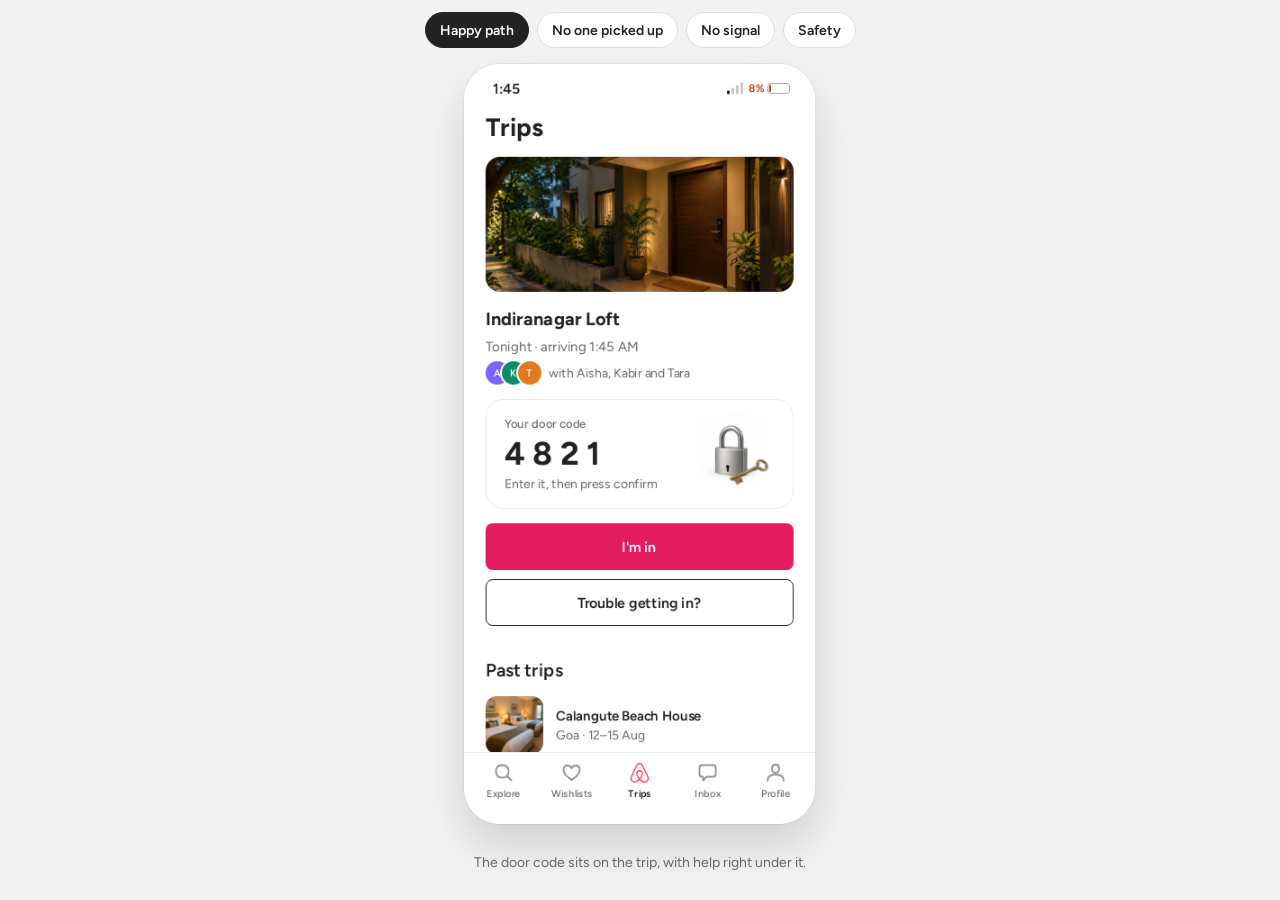
<file: demo/index.html>
<!doctype html>
<html lang="en">
<head>
<meta charset="utf-8">
<meta name="viewport" content="width=device-width, initial-scale=1">
<title>Late-night arrival prototype</title>
<link rel="icon" href="../favicon.svg?v=2" type="image/svg+xml">
<link rel="preconnect" href="https://fonts.googleapis.com">
<link rel="preconnect" href="https://fonts.gstatic.com" crossorigin>
<link rel="stylesheet" href="https://fonts.googleapis.com/css2?family=Figtree:wght@400;500;600;700&amp;display=swap">
<style>
:root{--ink:#222;--muted:#6a6a6a;--page:#f2f2f2;--out:cubic-bezier(.22,1,.36,1);--ios:cubic-bezier(.32,.72,0,1)}
*{box-sizing:border-box}
html,body{margin:0;height:100%}
body{font-family:Figtree,system-ui,sans-serif;color:var(--ink);background:var(--page);-webkit-font-smoothing:antialiased;overflow:hidden}
body.embed{--page:transparent;background:transparent}
button{font:inherit;color:inherit;background:none;border:0;padding:0;cursor:pointer}

/* page chrome (standalone only) */
.chrome{position:fixed;inset:0;display:flex;flex-direction:column;align-items:center;justify-content:center;gap:16px;padding:16px}
.picker{display:flex;flex-wrap:wrap;justify-content:center;gap:8px}
.picker button{height:36px;padding:0 14px;border-radius:999px;border:1px solid #ddd;background:#fff;font-size:14px;font-weight:600}
.picker button[aria-pressed=true]{background:var(--ink);border-color:var(--ink);color:#fff}
.cap{min-height:20px;font-size:14px;color:var(--muted);text-align:center;max-width:360px}
.embed .picker,.embed .cap{display:none}
.embed .chrome{padding:0;gap:0}
.frame{position:relative;width:calc(390px * var(--k));height:calc(844px * var(--k));flex:none}

/* device: every screen is the Figma frame itself */
.dev{position:absolute;left:0;top:0;width:390px;height:844px;transform:scale(var(--k));transform-origin:0 0;border-radius:40px;overflow:hidden;background:#fff;isolation:isolate;box-shadow:0 0 0 1px rgba(0,0,0,.06),0 24px 48px rgba(0,0,0,.14)}
.embed .dev{box-shadow:0 0 0 1px rgba(0,0,0,.06),0 18px 40px rgba(0,0,0,.12)}
.scr{position:absolute;inset:0;visibility:hidden;background:#fff;will-change:transform,opacity}
.scr.on{visibility:visible;z-index:2}
.scr.under{visibility:visible;z-index:1}
.scr svg{display:block;width:390px;height:844px}
.scr .dim{position:absolute;inset:0;background:#000;opacity:0;pointer-events:none}

/* things you can tap */
.scr [data-hot]{cursor:pointer;transition:opacity .15s}
.scr [data-hot]:active{opacity:.7}
.scr [data-hot].hint{animation:hint 1.8s var(--out) infinite}
@keyframes hint{0%,100%{filter:drop-shadow(0 0 0 rgba(227,28,95,0))}50%{filter:drop-shadow(0 0 10px rgba(227,28,95,.55))}}

/* component motion */
.scr [data-n]:not([transform]){transform-box:fill-box;transform-origin:center}
.rise{animation:rise .55s var(--out) both}
@keyframes rise{from{opacity:0;translate:0 16px}to{opacity:1;translate:0 0}}
.pop{animation:pop .7s var(--out) both}
@keyframes pop{0%{opacity:0;scale:.72}60%{opacity:1}100%{opacity:1;scale:1}}
.drop{animation:drop .7s var(--out) both}
@keyframes drop{from{opacity:0;translate:0 -36px;scale:.96}to{opacity:1;translate:0 0;scale:1}}
.fadeout{transition:opacity .2s;opacity:0}
.ring{transition:stroke-dasharray 1s var(--out)}
.typing circle,.typing ellipse,.typing rect{animation:dot 1.2s ease-in-out infinite}
.typing :nth-child(2){animation-delay:.15s}.typing :nth-child(3){animation-delay:.3s}
@keyframes dot{0%,60%,100%{translate:0 0;opacity:.5}30%{translate:0 -3px;opacity:1}}
.bar-indet{animation:indet 1.4s cubic-bezier(.65,0,.35,1) infinite}
@keyframes indet{0%{translate:-110% 0}100%{translate:260% 0}}
.breathe{animation:breathe 2.4s ease-in-out infinite}
@keyframes breathe{0%,100%{scale:1}50%{scale:1.04}}

.toast{position:absolute;z-index:50;left:50%;bottom:150px;transform:translate(-50%,20px);padding:10px 16px;border-radius:999px;background:#222;color:#fff;font-size:14px;font-weight:500;white-space:nowrap;opacity:0;transition:opacity .3s,transform .4s var(--out);pointer-events:none}
.toast.in{opacity:1;transform:translate(-50%,0)}

@media (prefers-reduced-motion:reduce){*,*::before,*::after{animation-duration:.01ms!important;animation-iteration-count:1!important;transition-duration:.01ms!important}}
</style>
</head>
<body>
<div class="chrome">
  <div class="picker" role="group" aria-label="Scenario">
    <button type="button" data-sc="host">Happy path</button>
    <button type="button" data-sc="nobody">No one picked up</button>
    <button type="button" data-sc="network">No signal</button>
    <button type="button" data-sc="safety">Safety</button>
  </div>
  <div class="frame"><div class="dev" id="dev">
    <section class="scr" data-key="trips" data-frame="v5-01">
<svg role="img" aria-label="trips" viewBox="48 24 390 844" fill="none" xmlns="http://www.w3.org/2000/svg" xmlns:xlink="http://www.w3.org/1999/xlink">
<g data-n="v5-1 Trip today">
<g clip-path="url(#v5-01-clip0_106_62)">
<rect x="48" y="24" width="390" height="844" rx="40" fill="white"/>
<g data-n="Status bar">
<text data-n="1:45" fill="#222222" style="white-space: pre" xml:space="preserve" font-family="Figtree" font-size="16" font-weight="600" letter-spacing="0em"><tspan x="80" y="56.6">1:45</tspan></text>
<g data-n="Signal">
<rect data-n="Rectangle" x="340" y="53.5" width="3" height="4" rx="1" fill="#222222"/>
<rect data-n="Rectangle_2" x="345" y="50.5" width="3" height="7" rx="1" fill="#222222" fill-opacity="0.25"/>
<rect data-n="Rectangle_3" x="350" y="47.5" width="3" height="10" rx="1" fill="#222222" fill-opacity="0.25"/>
<rect data-n="Rectangle_4" x="355" y="44.5" width="3" height="13" rx="1" fill="#222222" fill-opacity="0.25"/>
</g>
<g data-n="Battery">
<text data-n="8%" fill="#C13515" style="white-space: pre" xml:space="preserve" font-family="Figtree" font-size="12" font-weight="600" letter-spacing="0em"><tspan x="364" y="55.2">8%</tspan></text>
<g data-n="Frame">
<rect x="385.5" y="45.5" width="24" height="11" rx="3" stroke="#222222" stroke-opacity="0.4"/>
<rect data-n="Rectangle_5" x="387" y="47" width="2" height="8" rx="1" fill="#C13515"/>
</g>
</g>
</g>
<g data-n="Body" clip-path="url(#v5-01-clip1_106_62)">
<text data-n="Trips" fill="#222222" style="white-space: pre" xml:space="preserve" font-family="Figtree" font-size="28" font-weight="bold" letter-spacing="0em"><tspan x="72" y="104.3">Trips</tspan></text>
<g data-n="Listing photo">
<g clip-path="url(#v5-01-clip2_106_62)">
<rect data-n="Illustration · loft" x="72" y="127" width="342" height="150" fill="url(#v5-01-pattern0_106_62)"/>
</g>
</g>
<g data-n="Frame_2">
<g data-n="Frame_3">
<text data-n="Indiranagar Loft" fill="#222222" style="white-space: pre" xml:space="preserve" font-family="Figtree" font-size="20" font-weight="bold" letter-spacing="0em"><tspan x="72" y="314">Indiranagar Loft</tspan></text>
<text data-n="Tonight · arriving 1:45 AM · 4" fill="#6A6A6A" style="white-space: pre" xml:space="preserve" font-family="Figtree" font-size="15" letter-spacing="0em"><tspan x="72" y="342.75">Tonight &#xb7; arriving 1:45 AM</tspan></text>
<g data-n="Guests" clip-path="url(#v5-01-clip3_106_62)">
<g data-n="Guest stack" clip-path="url(#v5-01-clip4_106_62)">
<g data-n="Guest A">
<rect x="71" y="353" width="28" height="28" rx="14" fill="#7B61FF"/>
<rect x="71" y="353" width="28" height="28" rx="14" stroke="white" stroke-width="2"/>
<text data-n="A" fill="white" style="white-space: pre" xml:space="preserve" font-family="Figtree" font-size="11" font-weight="600" letter-spacing="0em"><tspan x="81" y="370.85">A</tspan></text>
</g>
<g data-n="Guest K">
<rect x="89" y="353" width="28" height="28" rx="14" fill="#0E8A6A"/>
<rect x="89" y="353" width="28" height="28" rx="14" stroke="white" stroke-width="2"/>
<text data-n="K" fill="white" style="white-space: pre" xml:space="preserve" font-family="Figtree" font-size="11" font-weight="600" letter-spacing="0em"><tspan x="99" y="370.85">K</tspan></text>
</g>
<g data-n="Guest T">
<rect x="107" y="353" width="28" height="28" rx="14" fill="#E07A1F"/>
<rect x="107" y="353" width="28" height="28" rx="14" stroke="white" stroke-width="2"/>
<text data-n="T" fill="white" style="white-space: pre" xml:space="preserve" font-family="Figtree" font-size="11" font-weight="600" letter-spacing="0em"><tspan x="117.5" y="370.85">T</tspan></text>
</g>
</g>
<text data-n="with Aisha, Kabir and Tara" fill="#6A6A6A" style="white-space: pre" xml:space="preserve" font-family="Figtree" font-size="14" letter-spacing="0em"><tspan x="142" y="371.9">with Aisha, Kabir and Tara</tspan></text>
</g>
</g>
</g>
<g data-n="Door code card">
<rect x="72.5" y="396.5" width="341" height="121" rx="19.5" fill="white"/>
<rect x="72.5" y="396.5" width="341" height="121" rx="19.5" stroke="#EBEBEB"/>
<g data-n="Text" clip-path="url(#v5-01-clip5_106_62)">
<text data-n="Your door code" fill="#6A6A6A" style="white-space: pre" xml:space="preserve" font-family="Figtree" font-size="13" font-weight="500" letter-spacing="0em"><tspan x="93" y="428.05">Your door code</tspan></text>
<text data-n="4821" fill="#222222" style="white-space: pre" xml:space="preserve" font-family="Figtree" font-size="36" font-weight="bold" letter-spacing="8px"><tspan x="93" y="469.1">4821</tspan></text>
<text data-n="Enter it, then press confirm" fill="#6A6A6A" style="white-space: pre" xml:space="preserve" font-family="Figtree" font-size="14" letter-spacing="0em"><tspan x="93" y="494.9">Enter it, then press confirm</tspan></text>
</g>
<g data-n="Illustration · lock and key">
<rect data-n="Padlock" x="309" y="413" width="76" height="76" fill="url(#v5-01-pattern1_106_62)"/>
<rect data-n="Key" x="349" y="447" width="56" height="56" transform="rotate(18 349 447)" fill="url(#v5-01-pattern2_106_62)"/>
</g>
</g>
<g data-n="Actions" clip-path="url(#v5-01-clip6_106_62)">
<g data-n="Button · I'm in">
<rect x="72" y="534" width="342" height="52" rx="8" fill="#E31C5F"/>
<text data-n="I'm in" fill="white" style="white-space: pre" xml:space="preserve" font-family="Figtree" font-size="16" font-weight="600" letter-spacing="0em"><tspan x="223.5" y="565.6">I&#39;m in</tspan></text>
</g>
<g data-n="Button · Trouble getting in?">
<rect x="72.5" y="596.5" width="341" height="51" rx="7.5" fill="white"/>
<rect x="72.5" y="596.5" width="341" height="51" rx="7.5" stroke="#222222"/>
<text data-n="Trouble getting in?" fill="#222222" style="white-space: pre" xml:space="preserve" font-family="Figtree" font-size="16" font-weight="600" letter-spacing="0em"><tspan x="174" y="627.6">Trouble getting in?</tspan></text>
</g>
</g>
<text data-n="Past trips" fill="#222222" style="white-space: pre" xml:space="preserve" font-family="Figtree" font-size="20" font-weight="600" letter-spacing="0em"><tspan x="72" y="703.998">Past trips</tspan></text>
<g data-n="Past trip · Calangute Beach House" clip-path="url(#v5-01-clip7_106_62)">
<rect data-n="Photo" x="72" y="725.998" width="64" height="64" rx="12" fill="url(#v5-01-pattern3_106_62)"/>
<g data-n="Text_2" clip-path="url(#v5-01-clip8_106_62)">
<text data-n="Calangute Beach House" fill="#222222" style="white-space: pre" xml:space="preserve" font-family="Figtree" font-size="15" font-weight="600" letter-spacing="0em"><tspan x="150" y="752.748">Calangute Beach House</tspan></text>
<text data-n="Goa · 12–15 Aug" fill="#6A6A6A" style="white-space: pre" xml:space="preserve" font-family="Figtree" font-size="14" letter-spacing="0em"><tspan x="150" y="773.898">Goa &#xb7; 12&#x2013;15 Aug</tspan></text>
</g>
</g>
</g>
<g data-n="Tab bar">
<mask id="v5-01-path-37-inside-1_106_62" fill="white">
<path d="M48 787.998H438V867.998H48V787.998Z"/>
</mask>
<path d="M48 787.998H438V867.998H48V787.998Z" fill="white"/>
<path d="M48 787.998V788.998H438V787.998V786.998H48V787.998Z" fill="#EBEBEB" mask="url(#v5-01-path-37-inside-1_106_62)"/>
<g data-n="Tab · Explore">
<g data-n="icon">
<path data-n="Vector" d="M95.5 814.498L100.5 819.498M90.5 802.498C95.1667 802.498 97.5 804.831 97.5 809.498C97.5 814.165 95.1667 816.498 90.5 816.498C85.8333 816.498 83.5 814.165 83.5 809.498C83.5 804.831 85.8333 802.498 90.5 802.498Z" stroke-width="1.8" stroke-linecap="round" stroke-linejoin="round" stroke="#929292"/>
</g>
<text data-n="Explore" fill="#6A6A6A" style="white-space: pre" xml:space="preserve" font-family="Figtree" font-size="11" font-weight="500" letter-spacing="0em"><tspan x="73" y="838.348">Explore</tspan></text>
</g>
<g data-n="Tab · Wishlists">
<g data-n="icon_2">
<path data-n="Vector_2" d="M167.5 818.998C161.5 814.998 158.5 811.331 158.5 807.998C158.5 804.665 160 802.998 163 802.998C165 802.998 166.5 803.998 167.5 805.998C168.5 803.998 170 802.998 172 802.998C175 802.998 176.5 804.665 176.5 807.998C176.5 811.331 173.5 814.998 167.5 818.998Z" stroke-width="1.8" stroke-linecap="round" stroke-linejoin="round" stroke="#929292"/>
</g>
<text data-n="Wishlists" fill="#6A6A6A" style="white-space: pre" xml:space="preserve" font-family="Figtree" font-size="11" font-weight="500" letter-spacing="0em"><tspan x="145" y="838.348">Wishlists</tspan></text>
</g>
<g data-n="Tab · Trips">
<g data-n="icon_3">
<g data-n="airbnb-belo" clip-path="url(#v5-01-clip9_106_62)">
<path data-n="Vector_3" d="M243.001 816.75C241.761 815.195 241.032 813.831 240.789 812.665C240.548 811.723 240.642 810.971 241.056 810.405C241.493 809.754 242.145 809.437 243 809.437C243.855 809.437 244.506 809.753 244.943 810.411C245.352 810.971 245.455 811.724 245.206 812.671C244.939 813.861 244.211 815.224 242.995 816.757L243.001 816.75ZM251.802 817.795C251.632 818.937 250.854 819.885 249.785 820.346C247.72 821.245 245.676 819.812 243.926 817.868C246.82 814.246 247.354 811.425 246.112 809.601C245.383 808.556 244.34 808.047 243.001 808.047C240.302 808.047 238.818 810.33 239.401 812.981C239.74 814.415 240.641 816.045 242.075 817.868C241.177 818.863 240.324 819.57 239.571 820.007C238.988 820.322 238.43 820.519 237.895 820.565C235.439 820.931 233.515 818.549 234.389 816.092C234.51 815.776 234.751 815.194 235.163 814.294L235.186 814.246C236.528 811.333 238.158 808.022 240.031 804.35L240.08 804.229L240.611 803.206C241.024 802.453 241.193 802.116 241.85 801.7C242.167 801.508 242.555 801.412 242.992 801.412C243.866 801.412 244.548 801.923 244.84 802.335C244.985 802.554 245.156 802.845 245.373 803.208L245.885 804.206L245.958 804.352C247.829 808.023 249.461 811.326 250.797 814.247L250.821 814.27L251.31 815.388L251.601 816.088C251.824 816.65 251.871 817.208 251.796 817.791L251.802 817.795ZM252.92 815.604C252.75 815.07 252.457 814.439 252.095 813.685V813.657C250.364 809.985 248.757 806.683 247.23 803.717L247.129 803.568C246.041 801.337 245.262 799.998 243.001 799.998C240.764 799.998 239.815 801.552 238.844 803.571L238.77 803.718C237.24 806.684 235.634 809.991 233.909 813.661V813.71L233.396 814.828C233.204 815.29 233.106 815.532 233.08 815.604C231.842 819.01 234.393 821.998 237.482 821.998C237.506 821.998 237.603 821.998 237.725 821.973H238.066C239.67 821.778 241.323 820.759 243.001 818.933C244.678 820.756 246.333 821.778 247.934 821.973H248.275C248.397 821.998 248.495 821.998 248.518 821.998C251.608 822.001 254.158 819.009 252.92 815.604Z" fill="#FF385C"/>
</g>
</g>
<text data-n="Trips_2" fill="#222222" style="white-space: pre" xml:space="preserve" font-family="Figtree" font-size="11" font-weight="600" letter-spacing="0em"><tspan x="230.5" y="838.348">Trips</tspan></text>
</g>
<g data-n="Tab · Inbox">
<g data-n="icon_4">
<path data-n="Vector_4" d="M312.5 802.498H324.5C326.5 802.498 327.5 803.498 327.5 805.498V812.498C327.5 814.498 326.5 815.498 324.5 815.498H317.5L313.5 819.498V815.498H312.5C310.5 815.498 309.5 814.498 309.5 812.498V805.498C309.5 803.498 310.5 802.498 312.5 802.498Z" stroke-width="1.8" stroke-linecap="round" stroke-linejoin="round" stroke="#929292"/>
</g>
<text data-n="Inbox" fill="#6A6A6A" style="white-space: pre" xml:space="preserve" font-family="Figtree" font-size="11" font-weight="500" letter-spacing="0em"><tspan x="304.5" y="838.348">Inbox</tspan></text>
</g>
<g data-n="Tab · Profile">
<g data-n="icon_5">
<path data-n="Vector_5" d="M385 819.998C385 815.331 388 812.998 394 812.998C400 812.998 403 815.331 403 819.998M394 801.998C396.667 801.998 398 803.498 398 806.498C398 809.498 396.667 810.998 394 810.998C391.333 810.998 390 809.498 390 806.498C390 803.498 391.333 801.998 394 801.998Z" stroke-width="1.8" stroke-linecap="round" stroke-linejoin="round" stroke="#929292"/>
</g>
<text data-n="Profile" fill="#6A6A6A" style="white-space: pre" xml:space="preserve" font-family="Figtree" font-size="11" font-weight="500" letter-spacing="0em"><tspan x="378" y="838.348">Profile</tspan></text>
</g>
</g>
</g>
</g>
<defs>
<filter id="v5-01-filter0_ddd_106_62" x="0" y="0" width="486" height="939.998" filterUnits="userSpaceOnUse" color-interpolation-filters="sRGB">
<feFlood flood-opacity="0" result="BackgroundImageFix"/>
<feColorMatrix in="SourceAlpha" type="matrix" values="0 0 0 0 0 0 0 0 0 0 0 0 0 0 0 0 0 0 127 0" result="hardAlpha"/>
<feMorphology radius="1" operator="dilate" in="SourceAlpha" result="effect1_dropShadow_106_62"/>
<feOffset/>
<feColorMatrix type="matrix" values="0 0 0 0 0 0 0 0 0 0 0 0 0 0 0 0 0 0 0.25 0"/>
<feBlend mode="normal" in2="BackgroundImageFix" result="effect1_dropShadow_106_62"/>
<feColorMatrix in="SourceAlpha" type="matrix" values="0 0 0 0 0 0 0 0 0 0 0 0 0 0 0 0 0 0 127 0" result="hardAlpha"/>
<feOffset dy="24"/>
<feGaussianBlur stdDeviation="24"/>
<feColorMatrix type="matrix" values="0 0 0 0 0 0 0 0 0 0 0 0 0 0 0 0 0 0 0.35 0"/>
<feBlend mode="normal" in2="effect1_dropShadow_106_62" result="effect2_dropShadow_106_62"/>
<feColorMatrix in="SourceAlpha" type="matrix" values="0 0 0 0 0 0 0 0 0 0 0 0 0 0 0 0 0 0 127 0" result="hardAlpha"/>
<feOffset dy="8"/>
<feGaussianBlur stdDeviation="8"/>
<feColorMatrix type="matrix" values="0 0 0 0 0 0 0 0 0 0 0 0 0 0 0 0 0 0 0.25 0"/>
<feBlend mode="normal" in2="effect2_dropShadow_106_62" result="effect3_dropShadow_106_62"/>
<feBlend mode="normal" in="SourceGraphic" in2="effect3_dropShadow_106_62" result="shape"/>
</filter>
<pattern id="v5-01-pattern0_106_62" patternContentUnits="objectBoundingBox" width="1" height="1">
<use xlink:href="#v5-01-image0_106_62" transform="matrix(0.000651042 0 0 0.00148437 0 -0.26)"/>
</pattern>
<pattern id="v5-01-pattern1_106_62" patternContentUnits="objectBoundingBox" width="1" height="1">
<use xlink:href="#v5-01-image1_106_62" transform="translate(-3 -1) scale(0.00390625)"/>
</pattern>
<pattern id="v5-01-pattern2_106_62" patternContentUnits="objectBoundingBox" width="1" height="1">
<use xlink:href="#v5-01-image2_106_62" transform="translate(-2 -3) scale(0.00390625)"/>
</pattern>
<pattern id="v5-01-pattern3_106_62" patternContentUnits="objectBoundingBox" width="1" height="1">
<use xlink:href="#v5-01-image3_106_62" transform="translate(-0.25) scale(0.000976562)"/>
</pattern>
<clipPath id="v5-01-clip0_106_62">
<rect x="48" y="24" width="390" height="844" rx="40" fill="white"/>
</clipPath>
<clipPath id="v5-01-clip1_106_62">
<rect width="390" height="718" fill="white" transform="translate(48 70)"/>
</clipPath>
<clipPath id="v5-01-clip2_106_62">
<rect x="72" y="127" width="342" height="150" rx="16" fill="white"/>
</clipPath>
<clipPath id="v5-01-clip3_106_62">
<rect width="230" height="26" fill="white" transform="translate(72 354)"/>
</clipPath>
<clipPath id="v5-01-clip4_106_62">
<rect width="62" height="26" fill="white" transform="translate(72 354)"/>
</clipPath>
<clipPath id="v5-01-clip5_106_62">
<rect width="204" height="85" fill="white" transform="translate(93 414.5)"/>
</clipPath>
<clipPath id="v5-01-clip6_106_62">
<rect width="342" height="114" fill="white" transform="translate(72 534)"/>
</clipPath>
<clipPath id="v5-01-clip7_106_62">
<rect width="342" height="64" fill="white" transform="translate(72 725.998)"/>
</clipPath>
<clipPath id="v5-01-clip8_106_62">
<rect width="163" height="41" fill="white" transform="translate(150 737.498)"/>
</clipPath>
<clipPath id="v5-01-clip9_106_62">
<rect width="22" height="22" fill="white" transform="translate(232 799.998)"/>
</clipPath>
<image id="v5-01-image0_106_62" width="1536" height="1024" preserveAspectRatio="none" xlink:href="fig/img/aa2fa7c5ab.webp"/>
<image id="v5-01-image1_106_62" width="1024" height="1024" preserveAspectRatio="none" xlink:href="fig/img/2a0f28e0a7.webp"/>
<image id="v5-01-image2_106_62" data-name="bg_removal [Background removed].png" width="1024" height="1024" preserveAspectRatio="none" xlink:href="fig/img/47e7ade8e6.webp"/>
<image id="v5-01-image3_106_62" width="1536" height="1024" preserveAspectRatio="none" xlink:href="fig/img/92c28e050d.webp"/>
</defs>
</svg>

    </section>
    <section class="scr" data-key="problem" data-frame="v5-02">
<svg role="img" aria-label="problem" viewBox="48 24 390 844" fill="none" xmlns="http://www.w3.org/2000/svg">
<g data-n="v5-2 What is going on">
<g clip-path="url(#v5-02-clip0_106_127)">
<rect x="48" y="24" width="390" height="844" rx="40" fill="white"/>
<g data-n="Status bar">
<text data-n="1:46" fill="#222222" style="white-space: pre" xml:space="preserve" font-family="Figtree" font-size="16" font-weight="600" letter-spacing="0em"><tspan x="80" y="56.6">1:46</tspan></text>
<g data-n="Signal">
<rect data-n="Rectangle" x="340" y="53.5" width="3" height="4" rx="1" fill="#222222"/>
<rect data-n="Rectangle_2" x="345" y="50.5" width="3" height="7" rx="1" fill="#222222" fill-opacity="0.25"/>
<rect data-n="Rectangle_3" x="350" y="47.5" width="3" height="10" rx="1" fill="#222222" fill-opacity="0.25"/>
<rect data-n="Rectangle_4" x="355" y="44.5" width="3" height="13" rx="1" fill="#222222" fill-opacity="0.25"/>
</g>
<g data-n="Battery">
<text data-n="8%" fill="#C13515" style="white-space: pre" xml:space="preserve" font-family="Figtree" font-size="12" font-weight="600" letter-spacing="0em"><tspan x="364" y="55.2">8%</tspan></text>
<g data-n="Frame">
<rect x="385.5" y="45.5" width="24" height="11" rx="3" stroke="#222222" stroke-opacity="0.4"/>
<rect data-n="Rectangle_5" x="387" y="47" width="2" height="8" rx="1" fill="#C13515"/>
</g>
</g>
</g>
<g data-n="Body">
<g data-n="Nav">
<g data-n="Back">
<rect x="72.5" y="78.5" width="43" height="43" rx="21.5" fill="white"/>
<rect x="72.5" y="78.5" width="43" height="43" rx="21.5" stroke="#DDDDDD"/>
<g data-n="icon">
<path data-n="Vector" d="M97.5 93L90.5 100L97.5 107" stroke-width="2" stroke-linecap="round" stroke-linejoin="round" stroke="#222222"/>
</g>
</g>
</g>
<text data-n="What's going on?" fill="#222222" style="white-space: pre" xml:space="preserve" font-family="Figtree" font-size="28" font-weight="bold" letter-spacing="0em"><tspan x="72" y="168.8">What&#39;s going&#xa0;on?</tspan></text>
<text data-n="Tap one. Arjun only hears from" fill="#6A6A6A" style="white-space: pre" xml:space="preserve" font-family="Figtree" font-size="16" letter-spacing="0em"><tspan x="72" y="212.6">Tap one. Your host only hears from us if the </tspan><tspan x="72" y="234.6">quick fixes don&#39;t work.</tspan></text>
<g data-n="Option · The code isn't working">
<rect x="72.5" y="260.5" width="341" height="69" rx="13.5" fill="white"/>
<rect x="72.5" y="260.5" width="341" height="69" rx="13.5" stroke="#EBEBEB"/>
<g data-n="Icon box">
<rect x="89" y="275" width="40" height="40" rx="12" fill="#F7F7F7"/>
<g data-n="icon_2">
<path data-n="Vector_2" d="M109.5 295C109.5 291.667 107.833 290 104.5 290C101.167 290 99.5 291.667 99.5 295C99.5 298.333 101.167 300 104.5 300C107.833 300 109.5 298.333 109.5 295ZM109.5 295H118.5V298M115.5 295V298" stroke-width="2" stroke-linecap="round" stroke-linejoin="round" stroke="#222222"/>
</g>
</g>
<g data-n="Frame_2">
<text data-n="The code isn't working" fill="#222222" style="white-space: pre" xml:space="preserve" font-family="Figtree" font-size="16" font-weight="600" letter-spacing="0em"><tspan x="143" y="300.6">The code isn&#39;t&#xa0;working</tspan></text>
</g>
<g data-n="icon_3">
<path data-n="Vector_3" d="M386 289L392 295L386 301" stroke-width="2" stroke-linecap="round" stroke-linejoin="round" stroke="#6A6A6A"/>
</g>
</g>
<g data-n="Option · I can't find the place">
<rect x="72.5" y="350.5" width="341" height="69" rx="13.5" fill="white"/>
<rect x="72.5" y="350.5" width="341" height="69" rx="13.5" stroke="#EBEBEB"/>
<g data-n="Icon box_2">
<rect x="89" y="365" width="40" height="40" rx="12" fill="#F7F7F7"/>
<g data-n="icon_4">
<path data-n="Vector_4" d="M109 376C113.667 376 116 378.333 116 383C116 386.333 113.667 390 109 394C104.333 390 102 386.333 102 383C102 378.333 104.333 376 109 376Z" stroke-width="2" stroke-linecap="round" stroke-linejoin="round" stroke="#222222"/>
</g>
</g>
<g data-n="Frame_3">
<text data-n="I can't find the place" fill="#222222" style="white-space: pre" xml:space="preserve" font-family="Figtree" font-size="16" font-weight="600" letter-spacing="0em"><tspan x="143" y="390.6">I can&#39;t find the&#xa0;place</tspan></text>
</g>
<g data-n="icon_5">
<path data-n="Vector_5" d="M386 379L392 385L386 391" stroke-width="2" stroke-linecap="round" stroke-linejoin="round" stroke="#6A6A6A"/>
</g>
</g>
<g data-n="Option · The key or lockbox is missing">
<rect x="72.5" y="440.5" width="341" height="69" rx="13.5" fill="white"/>
<rect x="72.5" y="440.5" width="341" height="69" rx="13.5" stroke="#EBEBEB"/>
<g data-n="Icon box_3">
<rect x="89" y="455" width="40" height="40" rx="12" fill="#F7F7F7"/>
<g data-n="icon_6">
<g data-n="lockbox">
<path data-n="Vector_6" d="M104 473.334H114C114.92 473.334 115.667 474.08 115.667 475.001V480.834C115.667 481.754 114.92 482.501 114 482.501H104C103.08 482.501 102.333 481.754 102.333 480.834V475.001C102.333 474.08 103.08 473.334 104 473.334Z" stroke-width="1.5" stroke="#222222"/>
<path data-n="Vector_7" d="M105.667 473.333V470.833C105.667 469.949 106.018 469.101 106.643 468.476C107.268 467.851 108.116 467.5 109 467.5C109.884 467.5 110.732 467.851 111.357 468.476C111.982 469.101 112.333 469.949 112.333 470.833V473.333" stroke-width="1.5" stroke-linecap="round" stroke="#222222"/>
<path data-n="Vector_8" d="M109 479.251C109.736 479.251 110.333 478.654 110.333 477.917C110.333 477.181 109.736 476.584 109 476.584C108.264 476.584 107.667 477.181 107.667 477.917C107.667 478.654 108.264 479.251 109 479.251Z" fill="#222222"/>
</g>
</g>
</g>
<g data-n="Frame_4">
<text data-n="The key or lockbox is missing" fill="#222222" style="white-space: pre" xml:space="preserve" font-family="Figtree" font-size="16" font-weight="600" letter-spacing="0em"><tspan x="143" y="480.6">The key or lockbox is&#xa0;missing</tspan></text>
</g>
<g data-n="icon_7">
<path data-n="Vector_9" d="M386 469L392 475L386 481" stroke-width="2" stroke-linecap="round" stroke-linejoin="round" stroke="#6A6A6A"/>
</g>
</g>
<g data-n="Option · Something else">
<rect x="72.5" y="530.5" width="341" height="69" rx="13.5" fill="white"/>
<rect x="72.5" y="530.5" width="341" height="69" rx="13.5" stroke="#EBEBEB"/>
<g data-n="Icon box_4">
<rect x="89" y="545" width="40" height="40" rx="12" fill="#F7F7F7"/>
<g data-n="icon_8">
<path data-n="Vector_10" d="M103 556.5H115C117 556.5 118 557.5 118 559.5V566.5C118 568.5 117 569.5 115 569.5H108L104 573.5V569.5H103C101 569.5 100 568.5 100 566.5V559.5C100 557.5 101 556.5 103 556.5Z" stroke-width="2" stroke-linecap="round" stroke-linejoin="round" stroke="#222222"/>
</g>
</g>
<g data-n="Frame_5">
<text data-n="Something else" fill="#222222" style="white-space: pre" xml:space="preserve" font-family="Figtree" font-size="16" font-weight="600" letter-spacing="0em"><tspan x="143" y="570.6">Something else</tspan></text>
</g>
<g data-n="icon_9">
<path data-n="Vector_11" d="M386 559L392 565L386 571" stroke-width="2" stroke-linecap="round" stroke-linejoin="round" stroke="#6A6A6A"/>
</g>
</g>
</g>
</g>
</g>
<defs>
<filter id="v5-02-filter0_ddd_106_127" x="0" y="0" width="486" height="939.998" filterUnits="userSpaceOnUse" color-interpolation-filters="sRGB">
<feFlood flood-opacity="0" result="BackgroundImageFix"/>
<feColorMatrix in="SourceAlpha" type="matrix" values="0 0 0 0 0 0 0 0 0 0 0 0 0 0 0 0 0 0 127 0" result="hardAlpha"/>
<feMorphology radius="1" operator="dilate" in="SourceAlpha" result="effect1_dropShadow_106_127"/>
<feOffset/>
<feColorMatrix type="matrix" values="0 0 0 0 0 0 0 0 0 0 0 0 0 0 0 0 0 0 0.25 0"/>
<feBlend mode="normal" in2="BackgroundImageFix" result="effect1_dropShadow_106_127"/>
<feColorMatrix in="SourceAlpha" type="matrix" values="0 0 0 0 0 0 0 0 0 0 0 0 0 0 0 0 0 0 127 0" result="hardAlpha"/>
<feOffset dy="24"/>
<feGaussianBlur stdDeviation="24"/>
<feColorMatrix type="matrix" values="0 0 0 0 0 0 0 0 0 0 0 0 0 0 0 0 0 0 0.35 0"/>
<feBlend mode="normal" in2="effect1_dropShadow_106_127" result="effect2_dropShadow_106_127"/>
<feColorMatrix in="SourceAlpha" type="matrix" values="0 0 0 0 0 0 0 0 0 0 0 0 0 0 0 0 0 0 127 0" result="hardAlpha"/>
<feOffset dy="8"/>
<feGaussianBlur stdDeviation="8"/>
<feColorMatrix type="matrix" values="0 0 0 0 0 0 0 0 0 0 0 0 0 0 0 0 0 0 0.25 0"/>
<feBlend mode="normal" in2="effect2_dropShadow_106_127" result="effect3_dropShadow_106_127"/>
<feBlend mode="normal" in="SourceGraphic" in2="effect3_dropShadow_106_127" result="shape"/>
</filter>
<clipPath id="v5-02-clip0_106_127">
<rect x="48" y="24" width="390" height="844" rx="40" fill="white"/>
</clipPath>
</defs>
</svg>

    </section>
    <section class="scr" data-key="fixes" data-frame="v5-03">
<svg role="img" aria-label="fixes" viewBox="48 24 390 844" fill="none" xmlns="http://www.w3.org/2000/svg" xmlns:xlink="http://www.w3.org/1999/xlink">
<g data-n="v5-3 Step: try this first">
<g clip-path="url(#v5-03-clip0_118_49)">
<rect x="48" y="24" width="390" height="844" rx="40" fill="white"/>
<g data-n="Status bar">
<text data-n="1:46" fill="#222222" style="white-space: pre" xml:space="preserve" font-family="Figtree" font-size="16" font-weight="600" letter-spacing="0em"><tspan x="80" y="56.6">1:46</tspan></text>
<g data-n="Signal">
<rect data-n="Rectangle" x="340" y="53.5" width="3" height="4" rx="1" fill="#222222"/>
<rect data-n="Rectangle_2" x="345" y="50.5" width="3" height="7" rx="1" fill="#222222" fill-opacity="0.25"/>
<rect data-n="Rectangle_3" x="350" y="47.5" width="3" height="10" rx="1" fill="#222222" fill-opacity="0.25"/>
<rect data-n="Rectangle_4" x="355" y="44.5" width="3" height="13" rx="1" fill="#222222" fill-opacity="0.25"/>
</g>
<g data-n="Battery">
<text data-n="8%" fill="#C13515" style="white-space: pre" xml:space="preserve" font-family="Figtree" font-size="12" font-weight="600" letter-spacing="0em"><tspan x="364" y="55.2">8%</tspan></text>
<g data-n="Frame">
<rect x="385.5" y="45.5" width="24" height="11" rx="3" stroke="#222222" stroke-opacity="0.4"/>
<rect data-n="Rectangle_5" x="387" y="47" width="2" height="8" rx="1" fill="#C13515"/>
</g>
</g>
</g>
<g data-n="Body">
<g data-n="Nav">
<g data-n="Back">
<rect x="72.5" y="78.5" width="43" height="43" rx="21.5" fill="white"/>
<rect x="72.5" y="78.5" width="43" height="43" rx="21.5" stroke="#DDDDDD"/>
<g data-n="icon">
<path data-n="Vector" d="M97.5 93L90.5 100L97.5 107" stroke-width="2" stroke-linecap="round" stroke-linejoin="round" stroke="#222222"/>
</g>
</g>
<g data-n="Support">
<rect x="124.5" y="78.5" width="45" height="43" rx="21.5" fill="white"/>
<rect x="124.5" y="78.5" width="45" height="43" rx="21.5" stroke="#DDDDDD"/>
<g data-n="headset" clip-path="url(#v5-03-clip1_118_49)">
<path data-n="Vector_2" d="M141 99.334H143C143.354 99.334 143.693 99.4745 143.943 99.7245C144.193 99.9746 144.333 100.314 144.333 100.667V102.667C144.333 103.021 144.193 103.36 143.943 103.61C143.693 103.86 143.354 104.001 143 104.001H142.333C141.98 104.001 141.641 103.86 141.391 103.61C141.14 103.36 141 103.021 141 102.667V99.334ZM141 99.334C141 98.5461 141.155 97.7658 141.457 97.0379C141.758 96.3099 142.2 95.6485 142.757 95.0913C143.315 94.5342 143.976 94.0922 144.704 93.7907C145.432 93.4892 146.212 93.334 147 93.334C147.788 93.334 148.568 93.4892 149.296 93.7907C150.024 94.0922 150.685 94.5342 151.243 95.0913C151.8 95.6485 152.242 96.3099 152.543 97.0379C152.845 97.7658 153 98.5461 153 99.334M153 99.334V102.667C153 103.021 152.86 103.36 152.609 103.61C152.359 103.86 152.02 104.001 151.667 104.001H151C150.646 104.001 150.307 103.86 150.057 103.61C149.807 103.36 149.667 103.021 149.667 102.667V100.667C149.667 100.314 149.807 99.9746 150.057 99.7245C150.307 99.4745 150.646 99.334 151 99.334H153Z" stroke-width="1.33333" stroke-linecap="round" stroke-linejoin="round" stroke="#222222"/>
<path data-n="Vector_3" d="M153 102.666V103.999C153 104.707 152.719 105.385 152.219 105.885C151.719 106.385 151.041 106.666 150.333 106.666H147" stroke-width="1.33333" stroke-linecap="round" stroke-linejoin="round" stroke="#222222"/>
</g>
</g>
<g data-n="Safety pill">
<rect x="263.75" y="78.75" width="149.5" height="42.5" rx="21.25" fill="white"/>
<rect x="263.75" y="78.75" width="149.5" height="42.5" rx="21.25" stroke="#C13515" stroke-width="1.5"/>
<g data-n="icon_2">
<g data-n="shield-alert" clip-path="url(#v5-03-clip2_118_49)">
<path data-n="Vector_4" d="M291.833 100.668C291.833 104.001 289.5 105.668 286.727 106.634C286.581 106.683 286.424 106.681 286.28 106.628C283.5 105.668 281.167 104.001 281.167 100.668V96.001C281.167 95.8241 281.237 95.6546 281.362 95.5295C281.487 95.4045 281.656 95.3343 281.833 95.3343C283.167 95.3343 284.833 94.5343 285.993 93.521C286.135 93.4003 286.314 93.334 286.5 93.334C286.686 93.334 286.865 93.4003 287.007 93.521C288.173 94.541 289.833 95.3343 291.167 95.3343C291.343 95.3343 291.513 95.4045 291.638 95.5295C291.763 95.6546 291.833 95.8241 291.833 96.001V100.668Z" stroke-width="1.33333" stroke-linecap="round" stroke-linejoin="round" stroke="#C13515"/>
<path data-n="Vector_5" d="M286.5 97.334V100.001" stroke-width="1.33333" stroke-linecap="round" stroke="#C13515"/>
<path data-n="Vector_6" d="M286.5 102.666H286.507" stroke-width="1.6" stroke-linecap="round" stroke="#C13515"/>
</g>
</g>
<text data-n="I don't feel safe" fill="#C13515" style="white-space: pre" xml:space="preserve" font-family="Figtree" font-size="14" font-weight="600" letter-spacing="0em"><tspan x="300.5" y="104.9">I don&#39;t feel safe</tspan></text>
</g>
</g>
<text data-n="Let's get you in" fill="#222222" style="white-space: pre" xml:space="preserve" font-family="Figtree" font-size="28" font-weight="bold" letter-spacing="0em"><tspan x="72" y="168.8">Let&#39;s get you in</tspan></text>
<text data-n="Most lockouts take a minute to fix. If these don't work, we take it from here." fill="#6A6A6A" style="white-space: pre" xml:space="preserve" font-family="Figtree" font-size="16" letter-spacing="0em"><tspan x="72" y="200.6">Most lockouts take a minute to fix. If these </tspan><tspan x="72" y="222.6">don&#39;t work, we take it from here.</tspan></text>
<g data-n="Current step" clip-path="url(#v5-03-clip3_118_49)">
<g data-n="Step indicator">
<g data-n="Current">
<g data-n="Avatar">
<rect data-n="Illustration · door" x="176" y="248.92" width="133" height="133" fill="url(#v5-03-pattern0_118_49)"/>
</g>
</g>
</g>
<text data-n="Try these quick fixes" fill="#222222" style="white-space: pre" xml:space="preserve" font-family="Figtree" font-size="21" font-weight="bold" letter-spacing="0em"><tspan x="143.67" y="402.85">Try these quick fixes</tspan></text>
<text data-n="Follow this guide to quickly troubleshoot common problems." fill="#6A6A6A" style="white-space: pre" xml:space="preserve" font-family="Figtree" font-size="15" letter-spacing="0em"><tspan x="106.887" y="430.75">Follow this guide to quickly troubleshoot </tspan><tspan x="178.562" y="451.75">common problems.</tspan></text>
</g>
<g data-n="Fixes">
<rect x="72" y="504.92" width="342" height="118" rx="14" fill="#F7F7F7"/>
<g data-n="Frame_2">
<g data-n="Frame_3">
<rect x="88" y="520.92" width="28" height="28" rx="14" fill="white"/>
<text data-n="1" fill="#222222" style="white-space: pre" xml:space="preserve" font-family="Figtree" font-size="14" font-weight="bold" letter-spacing="0em"><tspan x="99" y="539.82">1</tspan></text>
</g>
<text data-n="Enter 4821, then press ✓" fill="#222222" style="white-space: pre" xml:space="preserve" font-family="Figtree" font-size="16" font-weight="500" letter-spacing="0em"><tspan x="128" y="537.52">Enter 4821, then press&#xa0;&#x2713;</tspan></text>
</g>
<g data-n="Frame_4">
<g data-n="Frame_5">
<rect x="88" y="562.92" width="28" height="28" rx="14" fill="white"/>
<text data-n="2" fill="#222222" style="white-space: pre" xml:space="preserve" font-family="Figtree" font-size="14" font-weight="bold" letter-spacing="0em"><tspan x="97.5" y="581.82">2</tspan></text>
</g>
<text data-n="Keypad blinking red? Hold the " fill="#222222" style="white-space: pre" xml:space="preserve" font-family="Figtree" font-size="16" font-weight="500" letter-spacing="0em"><tspan x="128" y="579.52">Keypad blinking red? Hold the lock </tspan><tspan x="128" y="601.52">button for 5 seconds, then try&#xa0;again</tspan></text>
</g>
</g>
</g>
<g data-n="Footer">
<mask id="v5-03-path-34-inside-1_118_49" fill="white">
<path d="M48 732.998H438V867.998H48V732.998Z"/>
</mask>
<path d="M48 732.998H438V867.998H48V732.998Z" fill="white"/>
<path d="M48 732.998V733.998H438V732.998V731.998H48V732.998Z" fill="#EBEBEB" mask="url(#v5-03-path-34-inside-1_118_49)"/>
<g data-n="Button · I'm in">
<rect x="72" y="747.998" width="342" height="52" rx="8" fill="#E31C5F"/>
<text data-n="I'm in" fill="white" style="white-space: pre" xml:space="preserve" font-family="Figtree" font-size="16" font-weight="600" letter-spacing="0em"><tspan x="223.5" y="779.598">I&#39;m in</tspan></text>
</g>
<g data-n="Button · Still locked">
<text data-n="Still locked" fill="#222222" style="white-space: pre" xml:space="preserve" font-family="Figtree" font-size="15" font-weight="600" letter-spacing="0em" text-decoration="underline"><tspan x="205.5" y="831.248">Still locked</tspan></text>
</g>
</g>
</g>
</g>
<defs>
<filter id="v5-03-filter0_ddd_118_49" x="0" y="0" width="486" height="939.998" filterUnits="userSpaceOnUse" color-interpolation-filters="sRGB">
<feFlood flood-opacity="0" result="BackgroundImageFix"/>
<feColorMatrix in="SourceAlpha" type="matrix" values="0 0 0 0 0 0 0 0 0 0 0 0 0 0 0 0 0 0 127 0" result="hardAlpha"/>
<feMorphology radius="1" operator="dilate" in="SourceAlpha" result="effect1_dropShadow_118_49"/>
<feOffset/>
<feColorMatrix type="matrix" values="0 0 0 0 0 0 0 0 0 0 0 0 0 0 0 0 0 0 0.25 0"/>
<feBlend mode="normal" in2="BackgroundImageFix" result="effect1_dropShadow_118_49"/>
<feColorMatrix in="SourceAlpha" type="matrix" values="0 0 0 0 0 0 0 0 0 0 0 0 0 0 0 0 0 0 127 0" result="hardAlpha"/>
<feOffset dy="24"/>
<feGaussianBlur stdDeviation="24"/>
<feColorMatrix type="matrix" values="0 0 0 0 0 0 0 0 0 0 0 0 0 0 0 0 0 0 0.35 0"/>
<feBlend mode="normal" in2="effect1_dropShadow_118_49" result="effect2_dropShadow_118_49"/>
<feColorMatrix in="SourceAlpha" type="matrix" values="0 0 0 0 0 0 0 0 0 0 0 0 0 0 0 0 0 0 127 0" result="hardAlpha"/>
<feOffset dy="8"/>
<feGaussianBlur stdDeviation="8"/>
<feColorMatrix type="matrix" values="0 0 0 0 0 0 0 0 0 0 0 0 0 0 0 0 0 0 0.25 0"/>
<feBlend mode="normal" in2="effect2_dropShadow_118_49" result="effect3_dropShadow_118_49"/>
<feBlend mode="normal" in="SourceGraphic" in2="effect3_dropShadow_118_49" result="shape"/>
</filter>
<pattern id="v5-03-pattern0_118_49" patternContentUnits="objectBoundingBox" width="1" height="1">
<use xlink:href="#v5-03-image0_118_49" transform="scale(0.000976562)"/>
</pattern>
<clipPath id="v5-03-clip0_118_49">
<rect x="48" y="24" width="390" height="844" rx="40" fill="white"/>
</clipPath>
<clipPath id="v5-03-clip1_118_49">
<rect width="16" height="16" fill="white" transform="translate(139 92)"/>
</clipPath>
<clipPath id="v5-03-clip2_118_49">
<rect width="16" height="16" fill="white" transform="translate(278.5 92)"/>
</clipPath>
<clipPath id="v5-03-clip3_118_49">
<rect width="342" height="197" fill="white" transform="translate(72 260)"/>
</clipPath>
<image id="v5-03-image0_118_49" width="1024" height="1024" preserveAspectRatio="none" xlink:href="fig/img/3fd2c884f0.webp"/>
</defs>
</svg>

    </section>
    <section class="scr" data-key="cohost" data-frame="v5-04">
<svg role="img" aria-label="cohost" viewBox="48 24 390 844" fill="none" xmlns="http://www.w3.org/2000/svg" xmlns:xlink="http://www.w3.org/1999/xlink">
<g data-n="v5-4 Step: reaching your co-host">
<g clip-path="url(#v5-04-clip0_115_107)">
<rect x="48" y="24" width="390" height="844" rx="40" fill="white"/>
<g data-n="Status bar">
<text data-n="1:48" fill="#222222" style="white-space: pre" xml:space="preserve" font-family="Figtree" font-size="16" font-weight="600" letter-spacing="0em"><tspan x="80" y="56.6">1:48</tspan></text>
<g data-n="Signal">
<rect data-n="Rectangle" x="340" y="53.5" width="3" height="4" rx="1" fill="#222222"/>
<rect data-n="Rectangle_2" x="345" y="50.5" width="3" height="7" rx="1" fill="#222222" fill-opacity="0.25"/>
<rect data-n="Rectangle_3" x="350" y="47.5" width="3" height="10" rx="1" fill="#222222" fill-opacity="0.25"/>
<rect data-n="Rectangle_4" x="355" y="44.5" width="3" height="13" rx="1" fill="#222222" fill-opacity="0.25"/>
</g>
<g data-n="Battery">
<text data-n="8%" fill="#C13515" style="white-space: pre" xml:space="preserve" font-family="Figtree" font-size="12" font-weight="600" letter-spacing="0em"><tspan x="364" y="55.2">8%</tspan></text>
<g data-n="Frame">
<rect x="385.5" y="45.5" width="24" height="11" rx="3" stroke="#222222" stroke-opacity="0.4"/>
<rect data-n="Rectangle_5" x="387" y="47" width="2" height="8" rx="1" fill="#C13515"/>
</g>
</g>
</g>
<g data-n="Body">
<g data-n="Nav">
<g data-n="Back">
<rect x="72.5" y="78.5" width="43" height="43" rx="21.5" fill="white"/>
<rect x="72.5" y="78.5" width="43" height="43" rx="21.5" stroke="#DDDDDD"/>
<g data-n="icon">
<path data-n="Vector" d="M97.5 93L90.5 100L97.5 107" stroke-width="2" stroke-linecap="round" stroke-linejoin="round" stroke="#222222"/>
</g>
</g>
<g data-n="Support">
<rect x="124.5" y="78.5" width="45" height="43" rx="21.5" fill="white"/>
<rect x="124.5" y="78.5" width="45" height="43" rx="21.5" stroke="#DDDDDD"/>
<g data-n="headset" clip-path="url(#v5-04-clip1_115_107)">
<path data-n="Vector_2" d="M141 99.334H143C143.354 99.334 143.693 99.4745 143.943 99.7245C144.193 99.9746 144.333 100.314 144.333 100.667V102.667C144.333 103.021 144.193 103.36 143.943 103.61C143.693 103.86 143.354 104.001 143 104.001H142.333C141.98 104.001 141.641 103.86 141.391 103.61C141.14 103.36 141 103.021 141 102.667V99.334ZM141 99.334C141 98.5461 141.155 97.7658 141.457 97.0379C141.758 96.3099 142.2 95.6485 142.757 95.0913C143.315 94.5342 143.976 94.0922 144.704 93.7907C145.432 93.4892 146.212 93.334 147 93.334C147.788 93.334 148.568 93.4892 149.296 93.7907C150.024 94.0922 150.685 94.5342 151.243 95.0913C151.8 95.6485 152.242 96.3099 152.543 97.0379C152.845 97.7658 153 98.5461 153 99.334M153 99.334V102.667C153 103.021 152.86 103.36 152.609 103.61C152.359 103.86 152.02 104.001 151.667 104.001H151C150.646 104.001 150.307 103.86 150.057 103.61C149.807 103.36 149.667 103.021 149.667 102.667V100.667C149.667 100.314 149.807 99.9746 150.057 99.7245C150.307 99.4745 150.646 99.334 151 99.334H153Z" stroke-width="1.33333" stroke-linecap="round" stroke-linejoin="round" stroke="#222222"/>
<path data-n="Vector_3" d="M153 102.666V103.999C153 104.707 152.719 105.385 152.219 105.885C151.719 106.385 151.041 106.666 150.333 106.666H147" stroke-width="1.33333" stroke-linecap="round" stroke-linejoin="round" stroke="#222222"/>
</g>
</g>
<g data-n="Safety pill">
<rect x="263.75" y="78.75" width="149.5" height="42.5" rx="21.25" fill="white"/>
<rect x="263.75" y="78.75" width="149.5" height="42.5" rx="21.25" stroke="#C13515" stroke-width="1.5"/>
<g data-n="icon_2">
<g data-n="shield-alert" clip-path="url(#v5-04-clip2_115_107)">
<path data-n="Vector_4" d="M291.833 100.668C291.833 104.001 289.5 105.668 286.727 106.634C286.581 106.683 286.424 106.681 286.28 106.628C283.5 105.668 281.167 104.001 281.167 100.668V96.001C281.167 95.8241 281.237 95.6546 281.362 95.5295C281.487 95.4045 281.656 95.3343 281.833 95.3343C283.167 95.3343 284.833 94.5343 285.993 93.521C286.135 93.4003 286.314 93.334 286.5 93.334C286.686 93.334 286.865 93.4003 287.007 93.521C288.173 94.541 289.833 95.3343 291.167 95.3343C291.343 95.3343 291.513 95.4045 291.638 95.5295C291.763 95.6546 291.833 95.8241 291.833 96.001V100.668Z" stroke-width="1.33333" stroke-linecap="round" stroke-linejoin="round" stroke="#C13515"/>
<path data-n="Vector_5" d="M286.5 97.334V100.001" stroke-width="1.33333" stroke-linecap="round" stroke="#C13515"/>
<path data-n="Vector_6" d="M286.5 102.666H286.507" stroke-width="1.6" stroke-linecap="round" stroke="#C13515"/>
</g>
</g>
<text data-n="I don't feel safe" fill="#C13515" style="white-space: pre" xml:space="preserve" font-family="Figtree" font-size="14" font-weight="600" letter-spacing="0em"><tspan x="300.5" y="104.9">I don&#39;t feel safe</tspan></text>
</g>
</g>
<text data-n="We're on it, Meera" fill="#222222" style="white-space: pre" xml:space="preserve" font-family="Figtree" font-size="28" font-weight="bold" letter-spacing="0em"><tspan x="72" y="168.8">We&#39;re on it, Meera</tspan></text>
<text data-n="We are reaching out to your hosts. If this doesn't work, we move to the next step for you." fill="#6A6A6A" style="white-space: pre" xml:space="preserve" font-family="Figtree" font-size="16" letter-spacing="0em"><tspan x="72" y="200.6">We are reaching out to your hosts. If this </tspan><tspan x="72" y="222.6">doesn&#39;t work, we move to the next step for you.</tspan></text>
<g data-n="Current step" clip-path="url(#v5-04-clip3_115_107)">
<g data-n="Step indicator">
<g data-n="Current" clip-path="url(#v5-04-clip4_115_107)">
<path data-n="Track" d="M291 308C291 334.51 269.51 356 243 356C216.49 356 195 334.51 195 308C195 281.49 216.49 260 243 260C269.51 260 291 281.49 291 308ZM198.84 308C198.84 332.389 218.611 352.16 243 352.16C267.389 352.16 287.16 332.389 287.16 308C287.16 283.611 267.389 263.84 243 263.84C218.611 263.84 198.84 283.611 198.84 308Z" fill="#EBEBEB"/>
<circle class="ring" data-n="Ring" cx="243" cy="308" r="46.08" fill="none" stroke="#222222" stroke-width="3.84" pathLength="100" stroke-dasharray="30 100" transform="rotate(-90 243 308)" data-p="0.3"/>
<g data-n="Avatar" filter="url(#v5-04-filter1_dii_115_107)">
<rect x="206" y="271" width="74" height="74" rx="37" fill="url(#v5-04-paint0_linear_115_107)"/>
<g data-n="R" filter="url(#v5-04-filter2_d_115_107)">
<text fill="white" style="white-space: pre" xml:space="preserve" font-family="Figtree" font-size="31" font-weight="bold" letter-spacing="0em"><tspan x="233" y="318.85">R</tspan></text>
</g>
</g>
</g>
<g data-n="Previous">
<g data-n="Avatar_2" filter="url(#v5-04-filter3_di_115_107)">
<rect x="127" y="292" width="32" height="32" rx="16" fill="white"/>
<rect data-n="Illustration · door" x="129" y="295" width="28" height="28" fill="url(#v5-04-pattern0_115_107)"/>
</g>
</g>
<rect data-n="Link" x="161" y="307" width="32" height="2" rx="1" fill="#B0B0B0"/>
</g>
<text data-n="Ringing…" fill="#6A6A6A" style="white-space: pre" xml:space="preserve" font-family="Figtree" font-size="12" font-weight="600" letter-spacing="0em"><tspan x="218" y="378.2">Ringing&#x2026;</tspan></text>
<text data-n="Reaching your co-host" fill="#222222" style="white-space: pre" xml:space="preserve" font-family="Figtree" font-size="21" font-weight="bold" letter-spacing="0em"><tspan x="133.816" y="418.85">Reaching your co-host</tspan></text>
<text data-n="They look after this home with your host. They will connect soon." fill="#6A6A6A" style="white-space: pre" xml:space="preserve" font-family="Figtree" font-size="15" letter-spacing="0em"><tspan x="106.491" y="446.75">They look after this home with your host. </tspan><tspan x="164.558" y="467.75">They will connect soon.</tspan></text>
</g>
<g data-n="Next step">
<rect x="72" y="649.998" width="342" height="59" rx="14" fill="#F7F7F7"/>
<g data-n="Text" clip-path="url(#v5-04-clip5_115_107)">
<text data-n="If they don't answer" fill="#6A6A6A" style="white-space: pre" xml:space="preserve" font-family="Figtree" font-size="12" font-weight="500" letter-spacing="0em"><tspan x="88" y="674.198">If they don&#39;t answer</tspan></text>
<text data-n="We’ll alert your host next" fill="#222222" style="white-space: pre" xml:space="preserve" font-family="Figtree" font-size="14" font-weight="600" letter-spacing="0em"><tspan x="88" y="692.398">We&#x2019;ll alert your host next</tspan></text>
</g>
</g>
</g>
<g data-n="Footer">
<mask id="v5-04-path-36-inside-1_115_107" fill="white">
<path d="M48 732.998H438V867.998H48V732.998Z"/>
</mask>
<path d="M48 732.998H438V867.998H48V732.998Z" fill="white"/>
<path d="M48 732.998V733.998H438V732.998V731.998H48V732.998Z" fill="#EBEBEB" mask="url(#v5-04-path-36-inside-1_115_107)"/>
<g data-n="Button · I'm in">
<rect x="72" y="747.998" width="342" height="52" rx="8" fill="#E31C5F"/>
<text data-n="I'm in" fill="white" style="white-space: pre" xml:space="preserve" font-family="Figtree" font-size="16" font-weight="600" letter-spacing="0em"><tspan x="223.5" y="779.598">I&#39;m in</tspan></text>
</g>
<g data-n="Button · Share with my group">
<text data-n="Share with my group" fill="#222222" style="white-space: pre" xml:space="preserve" font-family="Figtree" font-size="15" font-weight="600" letter-spacing="0em" text-decoration="underline"><tspan x="171.5" y="831.248">Share with my group</tspan></text>
</g>
</g>
</g>
</g>
<defs>
<filter id="v5-04-filter0_ddd_115_107" x="0" y="0" width="486" height="939.998" filterUnits="userSpaceOnUse" color-interpolation-filters="sRGB">
<feFlood flood-opacity="0" result="BackgroundImageFix"/>
<feColorMatrix in="SourceAlpha" type="matrix" values="0 0 0 0 0 0 0 0 0 0 0 0 0 0 0 0 0 0 127 0" result="hardAlpha"/>
<feMorphology radius="1" operator="dilate" in="SourceAlpha" result="effect1_dropShadow_115_107"/>
<feOffset/>
<feColorMatrix type="matrix" values="0 0 0 0 0 0 0 0 0 0 0 0 0 0 0 0 0 0 0.25 0"/>
<feBlend mode="normal" in2="BackgroundImageFix" result="effect1_dropShadow_115_107"/>
<feColorMatrix in="SourceAlpha" type="matrix" values="0 0 0 0 0 0 0 0 0 0 0 0 0 0 0 0 0 0 127 0" result="hardAlpha"/>
<feOffset dy="24"/>
<feGaussianBlur stdDeviation="24"/>
<feColorMatrix type="matrix" values="0 0 0 0 0 0 0 0 0 0 0 0 0 0 0 0 0 0 0.35 0"/>
<feBlend mode="normal" in2="effect1_dropShadow_115_107" result="effect2_dropShadow_115_107"/>
<feColorMatrix in="SourceAlpha" type="matrix" values="0 0 0 0 0 0 0 0 0 0 0 0 0 0 0 0 0 0 127 0" result="hardAlpha"/>
<feOffset dy="8"/>
<feGaussianBlur stdDeviation="8"/>
<feColorMatrix type="matrix" values="0 0 0 0 0 0 0 0 0 0 0 0 0 0 0 0 0 0 0.25 0"/>
<feBlend mode="normal" in2="effect2_dropShadow_115_107" result="effect3_dropShadow_115_107"/>
<feBlend mode="normal" in="SourceGraphic" in2="effect3_dropShadow_115_107" result="shape"/>
</filter>
<filter id="v5-04-filter1_dii_115_107" x="190" y="263" width="106" height="106" filterUnits="userSpaceOnUse" color-interpolation-filters="sRGB">
<feFlood flood-opacity="0" result="BackgroundImageFix"/>
<feColorMatrix in="SourceAlpha" type="matrix" values="0 0 0 0 0 0 0 0 0 0 0 0 0 0 0 0 0 0 127 0" result="hardAlpha"/>
<feOffset dy="8"/>
<feGaussianBlur stdDeviation="8"/>
<feComposite in2="hardAlpha" operator="out"/>
<feColorMatrix type="matrix" values="0 0 0 0 0 0 0 0 0 0 0 0 0 0 0 0 0 0 0.16 0"/>
<feBlend mode="normal" in2="BackgroundImageFix" result="effect1_dropShadow_115_107"/>
<feBlend mode="normal" in="SourceGraphic" in2="effect1_dropShadow_115_107" result="shape"/>
<feColorMatrix in="SourceAlpha" type="matrix" values="0 0 0 0 0 0 0 0 0 0 0 0 0 0 0 0 0 0 127 0" result="hardAlpha"/>
<feOffset dy="3"/>
<feGaussianBlur stdDeviation="1.5"/>
<feComposite in2="hardAlpha" operator="arithmetic" k2="-1" k3="1"/>
<feColorMatrix type="matrix" values="0 0 0 0 1 0 0 0 0 1 0 0 0 0 1 0 0 0 0.35 0"/>
<feBlend mode="normal" in2="shape" result="effect2_innerShadow_115_107"/>
<feColorMatrix in="SourceAlpha" type="matrix" values="0 0 0 0 0 0 0 0 0 0 0 0 0 0 0 0 0 0 127 0" result="hardAlpha"/>
<feOffset dy="-4"/>
<feGaussianBlur stdDeviation="4"/>
<feComposite in2="hardAlpha" operator="arithmetic" k2="-1" k3="1"/>
<feColorMatrix type="matrix" values="0 0 0 0 0 0 0 0 0 0 0 0 0 0 0 0 0 0 0.18 0"/>
<feBlend mode="normal" in2="effect2_innerShadow_115_107" result="effect3_innerShadow_115_107"/>
</filter>
<filter id="v5-04-filter2_d_115_107" x="233.356" y="295.801" width="20.74" height="25.6992" filterUnits="userSpaceOnUse" color-interpolation-filters="sRGB">
<feFlood flood-opacity="0" result="BackgroundImageFix"/>
<feColorMatrix in="SourceAlpha" type="matrix" values="0 0 0 0 0 0 0 0 0 0 0 0 0 0 0 0 0 0 127 0" result="hardAlpha"/>
<feOffset dy="1"/>
<feGaussianBlur stdDeviation="1"/>
<feComposite in2="hardAlpha" operator="out"/>
<feColorMatrix type="matrix" values="0 0 0 0 0 0 0 0 0 0 0 0 0 0 0 0 0 0 0.2 0"/>
<feBlend mode="normal" in2="BackgroundImageFix" result="effect1_dropShadow_115_107"/>
<feBlend mode="normal" in="SourceGraphic" in2="effect1_dropShadow_115_107" result="shape"/>
</filter>
<filter id="v5-04-filter3_di_115_107" x="121" y="289" width="44" height="44" filterUnits="userSpaceOnUse" color-interpolation-filters="sRGB">
<feFlood flood-opacity="0" result="BackgroundImageFix"/>
<feColorMatrix in="SourceAlpha" type="matrix" values="0 0 0 0 0 0 0 0 0 0 0 0 0 0 0 0 0 0 127 0" result="hardAlpha"/>
<feOffset dy="3"/>
<feGaussianBlur stdDeviation="3"/>
<feComposite in2="hardAlpha" operator="out"/>
<feColorMatrix type="matrix" values="0 0 0 0 0 0 0 0 0 0 0 0 0 0 0 0 0 0 0.14 0"/>
<feBlend mode="normal" in2="BackgroundImageFix" result="effect1_dropShadow_115_107"/>
<feBlend mode="normal" in="SourceGraphic" in2="effect1_dropShadow_115_107" result="shape"/>
<feColorMatrix in="SourceAlpha" type="matrix" values="0 0 0 0 0 0 0 0 0 0 0 0 0 0 0 0 0 0 127 0" result="hardAlpha"/>
<feOffset dy="-3"/>
<feGaussianBlur stdDeviation="3"/>
<feComposite in2="hardAlpha" operator="arithmetic" k2="-1" k3="1"/>
<feColorMatrix type="matrix" values="0 0 0 0 0 0 0 0 0 0 0 0 0 0 0 0 0 0 0.08 0"/>
<feBlend mode="normal" in2="shape" result="effect2_innerShadow_115_107"/>
</filter>
<pattern id="v5-04-pattern0_115_107" patternContentUnits="objectBoundingBox" width="1" height="1">
<use xlink:href="#v5-04-image0_115_107" transform="scale(0.000976562)"/>
</pattern>
<linearGradient id="v5-04-paint0_linear_115_107" x1="243" y1="271" x2="243" y2="345" gradientUnits="userSpaceOnUse">
<stop stop-color="#2E9792"/>
<stop offset="1" stop-color="#00716B"/>
</linearGradient>
<clipPath id="v5-04-clip0_115_107">
<rect x="48" y="24" width="390" height="844" rx="40" fill="white"/>
</clipPath>
<clipPath id="v5-04-clip1_115_107">
<rect width="16" height="16" fill="white" transform="translate(139 92)"/>
</clipPath>
<clipPath id="v5-04-clip2_115_107">
<rect width="16" height="16" fill="white" transform="translate(278.5 92)"/>
</clipPath>
<clipPath id="v5-04-clip3_115_107">
<rect width="342" height="213" fill="white" transform="translate(72 260)"/>
</clipPath>
<clipPath id="v5-04-clip4_115_107">
<rect width="96" height="96" fill="white" transform="translate(195 260)"/>
</clipPath>
<clipPath id="v5-04-clip5_115_107">
<rect width="310" height="35" fill="white" transform="translate(88 661.998)"/>
</clipPath>
<image id="v5-04-image0_115_107" width="1024" height="1024" preserveAspectRatio="none" xlink:href="fig/img/3fd2c884f0.webp"/>
</defs>
</svg>

    </section>
    <section class="scr" data-key="host" data-frame="v5-04b">
<svg role="img" aria-label="host" viewBox="48 24 390 844" fill="none" xmlns="http://www.w3.org/2000/svg" xmlns:xlink="http://www.w3.org/1999/xlink">
<g data-n="v5-4b Step: alerting your host">
<g clip-path="url(#v5-04b-clip0_115_223)">
<rect x="48" y="24" width="390" height="844" rx="40" fill="white"/>
<g data-n="Status bar">
<text data-n="1:48" fill="#222222" style="white-space: pre" xml:space="preserve" font-family="Figtree" font-size="16" font-weight="600" letter-spacing="0em"><tspan x="80" y="56.6">1:48</tspan></text>
<g data-n="Signal">
<rect data-n="Rectangle" x="340" y="53.5" width="3" height="4" rx="1" fill="#222222"/>
<rect data-n="Rectangle_2" x="345" y="50.5" width="3" height="7" rx="1" fill="#222222" fill-opacity="0.25"/>
<rect data-n="Rectangle_3" x="350" y="47.5" width="3" height="10" rx="1" fill="#222222" fill-opacity="0.25"/>
<rect data-n="Rectangle_4" x="355" y="44.5" width="3" height="13" rx="1" fill="#222222" fill-opacity="0.25"/>
</g>
<g data-n="Battery">
<text data-n="8%" fill="#C13515" style="white-space: pre" xml:space="preserve" font-family="Figtree" font-size="12" font-weight="600" letter-spacing="0em"><tspan x="364" y="55.2">8%</tspan></text>
<g data-n="Frame">
<rect x="385.5" y="45.5" width="24" height="11" rx="3" stroke="#222222" stroke-opacity="0.4"/>
<rect data-n="Rectangle_5" x="387" y="47" width="2" height="8" rx="1" fill="#C13515"/>
</g>
</g>
</g>
<g data-n="Body">
<g data-n="Nav">
<g data-n="Back">
<rect x="72.5" y="78.5" width="43" height="43" rx="21.5" fill="white"/>
<rect x="72.5" y="78.5" width="43" height="43" rx="21.5" stroke="#DDDDDD"/>
<g data-n="icon">
<path data-n="Vector" d="M97.5 93L90.5 100L97.5 107" stroke-width="2" stroke-linecap="round" stroke-linejoin="round" stroke="#222222"/>
</g>
</g>
<g data-n="Support">
<rect x="124.5" y="78.5" width="45" height="43" rx="21.5" fill="white"/>
<rect x="124.5" y="78.5" width="45" height="43" rx="21.5" stroke="#DDDDDD"/>
<g data-n="headset" clip-path="url(#v5-04b-clip1_115_223)">
<path data-n="Vector_2" d="M141 99.334H143C143.354 99.334 143.693 99.4745 143.943 99.7245C144.193 99.9746 144.333 100.314 144.333 100.667V102.667C144.333 103.021 144.193 103.36 143.943 103.61C143.693 103.86 143.354 104.001 143 104.001H142.333C141.98 104.001 141.641 103.86 141.391 103.61C141.14 103.36 141 103.021 141 102.667V99.334ZM141 99.334C141 98.5461 141.155 97.7658 141.457 97.0379C141.758 96.3099 142.2 95.6485 142.757 95.0913C143.315 94.5342 143.976 94.0922 144.704 93.7907C145.432 93.4892 146.212 93.334 147 93.334C147.788 93.334 148.568 93.4892 149.296 93.7907C150.024 94.0922 150.685 94.5342 151.243 95.0913C151.8 95.6485 152.242 96.3099 152.543 97.0379C152.845 97.7658 153 98.5461 153 99.334M153 99.334V102.667C153 103.021 152.86 103.36 152.609 103.61C152.359 103.86 152.02 104.001 151.667 104.001H151C150.646 104.001 150.307 103.86 150.057 103.61C149.807 103.36 149.667 103.021 149.667 102.667V100.667C149.667 100.314 149.807 99.9746 150.057 99.7245C150.307 99.4745 150.646 99.334 151 99.334H153Z" stroke-width="1.33333" stroke-linecap="round" stroke-linejoin="round" stroke="#222222"/>
<path data-n="Vector_3" d="M153 102.666V103.999C153 104.707 152.719 105.385 152.219 105.885C151.719 106.385 151.041 106.666 150.333 106.666H147" stroke-width="1.33333" stroke-linecap="round" stroke-linejoin="round" stroke="#222222"/>
</g>
</g>
<g data-n="Safety pill">
<rect x="263.75" y="78.75" width="149.5" height="42.5" rx="21.25" fill="white"/>
<rect x="263.75" y="78.75" width="149.5" height="42.5" rx="21.25" stroke="#C13515" stroke-width="1.5"/>
<g data-n="icon_2">
<g data-n="shield-alert" clip-path="url(#v5-04b-clip2_115_223)">
<path data-n="Vector_4" d="M291.833 100.668C291.833 104.001 289.5 105.668 286.727 106.634C286.582 106.683 286.424 106.681 286.28 106.628C283.5 105.668 281.167 104.001 281.167 100.668V96.001C281.167 95.8241 281.237 95.6546 281.362 95.5295C281.487 95.4045 281.657 95.3343 281.833 95.3343C283.167 95.3343 284.833 94.5343 285.993 93.521C286.135 93.4003 286.314 93.334 286.5 93.334C286.686 93.334 286.866 93.4003 287.007 93.521C288.173 94.541 289.833 95.3343 291.167 95.3343C291.344 95.3343 291.513 95.4045 291.638 95.5295C291.763 95.6546 291.833 95.8241 291.833 96.001V100.668Z" stroke-width="1.33333" stroke-linecap="round" stroke-linejoin="round" stroke="#C13515"/>
<path data-n="Vector_5" d="M286.5 97.334V100.001" stroke-width="1.33333" stroke-linecap="round" stroke="#C13515"/>
<path data-n="Vector_6" d="M286.5 102.666H286.507" stroke-width="1.6" stroke-linecap="round" stroke="#C13515"/>
</g>
</g>
<text data-n="I don't feel safe" fill="#C13515" style="white-space: pre" xml:space="preserve" font-family="Figtree" font-size="14" font-weight="600" letter-spacing="0em"><tspan x="300.5" y="104.9">I don&#39;t feel safe</tspan></text>
</g>
</g>
<text data-n="We're on it, Meera" fill="#222222" style="white-space: pre" xml:space="preserve" font-family="Figtree" font-size="28" font-weight="bold" letter-spacing="0em"><tspan x="72" y="168.8">We&#39;re on it, Meera</tspan></text>
<text data-n="We are reaching out to your hosts. If this doesn't work, we move to the next step for you." fill="#6A6A6A" style="white-space: pre" xml:space="preserve" font-family="Figtree" font-size="16" letter-spacing="0em"><tspan x="72" y="200.6">We are reaching out to your hosts. If this </tspan><tspan x="72" y="222.6">doesn&#39;t work, we move to the next step for you.</tspan></text>
<g data-n="Current step" clip-path="url(#v5-04b-clip3_115_223)">
<g data-n="Step indicator">
<g data-n="Current" clip-path="url(#v5-04b-clip4_115_223)">
<path data-n="Track" d="M291 308C291 334.51 269.51 356 243 356C216.49 356 195 334.51 195 308C195 281.49 216.49 260 243 260C269.51 260 291 281.49 291 308ZM198.84 308C198.84 332.389 218.611 352.16 243 352.16C267.389 352.16 287.16 332.389 287.16 308C287.16 283.611 267.389 263.84 243 263.84C218.611 263.84 198.84 283.611 198.84 308Z" fill="#EBEBEB"/>
<circle class="ring" data-n="Ring" cx="243" cy="308" r="46.08" fill="none" stroke="#222222" stroke-width="3.84" pathLength="100" stroke-dasharray="60 100" transform="rotate(-90 243 308)" data-p="0.6"/>
<g data-n="Avatar" filter="url(#v5-04b-filter1_dii_115_223)">
<rect x="206" y="271" width="74" height="74" rx="37" fill="url(#v5-04b-paint0_linear_115_223)"/>
<g data-n="A" filter="url(#v5-04b-filter2_d_115_223)">
<text fill="white" style="white-space: pre" xml:space="preserve" font-family="Figtree" font-size="31" font-weight="bold" letter-spacing="0em"><tspan x="231.5" y="318.85">A</tspan></text>
</g>
</g>
</g>
<g data-n="Previous">
<g data-n="Avatar_2" filter="url(#v5-04b-filter3_di_115_223)">
<rect x="127" y="292" width="32" height="32" rx="16" fill="white"/>
<rect data-n="Illustration · door" x="129" y="295" width="28" height="28" fill="url(#v5-04b-pattern0_115_223)"/>
</g>
</g>
<rect data-n="Link" x="161" y="307" width="32" height="2" rx="1" fill="#B0B0B0"/>
</g>
<text data-n="Alerting…" fill="#6A6A6A" style="white-space: pre" xml:space="preserve" font-family="Figtree" font-size="12" font-weight="600" letter-spacing="0em"><tspan x="217" y="378.2">Alerting&#x2026;</tspan></text>
<text data-n="Reaching your host" fill="#222222" style="white-space: pre" xml:space="preserve" font-family="Figtree" font-size="21" font-weight="bold" letter-spacing="0em"><tspan x="149.936" y="418.85">Reaching your host</tspan></text>
<text data-n="Your co-host didn't pick up, so we've alerted your host too. They will connect soon." fill="#6A6A6A" style="white-space: pre" xml:space="preserve" font-family="Figtree" font-size="15" letter-spacing="0em"><tspan x="94.7212" y="446.75">Your co-host didn&#39;t pick up, so we&#39;ve alerted </tspan><tspan x="116.137" y="467.75">your host too. They will connect soon.</tspan></text>
</g>
<g data-n="Next step">
<rect x="72" y="649.998" width="342" height="59" rx="14" fill="#F7F7F7"/>
<g data-n="Text" clip-path="url(#v5-04b-clip5_115_223)">
<text data-n="If they don't answer" fill="#6A6A6A" style="white-space: pre" xml:space="preserve" font-family="Figtree" font-size="12" font-weight="500" letter-spacing="0em"><tspan x="88" y="674.198">If they don&#39;t answer</tspan></text>
<text data-n="We reach out to Airbnb support" fill="#222222" style="white-space: pre" xml:space="preserve" font-family="Figtree" font-size="14" font-weight="600" letter-spacing="0em"><tspan x="88" y="692.398">We reach out to Airbnb support</tspan></text>
</g>
</g>
</g>
<g data-n="Footer">
<mask id="v5-04b-path-36-inside-1_115_223" fill="white">
<path d="M48 732.998H438V867.998H48V732.998Z"/>
</mask>
<path d="M48 732.998H438V867.998H48V732.998Z" fill="white"/>
<path d="M48 732.998V733.998H438V732.998V731.998H48V732.998Z" fill="#EBEBEB" mask="url(#v5-04b-path-36-inside-1_115_223)"/>
<g data-n="Button · I'm in">
<rect x="72" y="747.998" width="342" height="52" rx="8" fill="#E31C5F"/>
<text data-n="I'm in" fill="white" style="white-space: pre" xml:space="preserve" font-family="Figtree" font-size="16" font-weight="600" letter-spacing="0em"><tspan x="223.5" y="779.598">I&#39;m in</tspan></text>
</g>
<g data-n="Button · Share with my group">
<text data-n="Share with my group" fill="#222222" style="white-space: pre" xml:space="preserve" font-family="Figtree" font-size="15" font-weight="600" letter-spacing="0em" text-decoration="underline"><tspan x="171.5" y="831.248">Share with my group</tspan></text>
</g>
</g>
</g>
</g>
<defs>
<filter id="v5-04b-filter0_ddd_115_223" x="0" y="0" width="486" height="939.998" filterUnits="userSpaceOnUse" color-interpolation-filters="sRGB">
<feFlood flood-opacity="0" result="BackgroundImageFix"/>
<feColorMatrix in="SourceAlpha" type="matrix" values="0 0 0 0 0 0 0 0 0 0 0 0 0 0 0 0 0 0 127 0" result="hardAlpha"/>
<feMorphology radius="1" operator="dilate" in="SourceAlpha" result="effect1_dropShadow_115_223"/>
<feOffset/>
<feColorMatrix type="matrix" values="0 0 0 0 0 0 0 0 0 0 0 0 0 0 0 0 0 0 0.25 0"/>
<feBlend mode="normal" in2="BackgroundImageFix" result="effect1_dropShadow_115_223"/>
<feColorMatrix in="SourceAlpha" type="matrix" values="0 0 0 0 0 0 0 0 0 0 0 0 0 0 0 0 0 0 127 0" result="hardAlpha"/>
<feOffset dy="24"/>
<feGaussianBlur stdDeviation="24"/>
<feColorMatrix type="matrix" values="0 0 0 0 0 0 0 0 0 0 0 0 0 0 0 0 0 0 0.35 0"/>
<feBlend mode="normal" in2="effect1_dropShadow_115_223" result="effect2_dropShadow_115_223"/>
<feColorMatrix in="SourceAlpha" type="matrix" values="0 0 0 0 0 0 0 0 0 0 0 0 0 0 0 0 0 0 127 0" result="hardAlpha"/>
<feOffset dy="8"/>
<feGaussianBlur stdDeviation="8"/>
<feColorMatrix type="matrix" values="0 0 0 0 0 0 0 0 0 0 0 0 0 0 0 0 0 0 0.25 0"/>
<feBlend mode="normal" in2="effect2_dropShadow_115_223" result="effect3_dropShadow_115_223"/>
<feBlend mode="normal" in="SourceGraphic" in2="effect3_dropShadow_115_223" result="shape"/>
</filter>
<filter id="v5-04b-filter1_dii_115_223" x="190" y="263" width="106" height="106" filterUnits="userSpaceOnUse" color-interpolation-filters="sRGB">
<feFlood flood-opacity="0" result="BackgroundImageFix"/>
<feColorMatrix in="SourceAlpha" type="matrix" values="0 0 0 0 0 0 0 0 0 0 0 0 0 0 0 0 0 0 127 0" result="hardAlpha"/>
<feOffset dy="8"/>
<feGaussianBlur stdDeviation="8"/>
<feComposite in2="hardAlpha" operator="out"/>
<feColorMatrix type="matrix" values="0 0 0 0 0 0 0 0 0 0 0 0 0 0 0 0 0 0 0.16 0"/>
<feBlend mode="normal" in2="BackgroundImageFix" result="effect1_dropShadow_115_223"/>
<feBlend mode="normal" in="SourceGraphic" in2="effect1_dropShadow_115_223" result="shape"/>
<feColorMatrix in="SourceAlpha" type="matrix" values="0 0 0 0 0 0 0 0 0 0 0 0 0 0 0 0 0 0 127 0" result="hardAlpha"/>
<feOffset dy="3"/>
<feGaussianBlur stdDeviation="1.5"/>
<feComposite in2="hardAlpha" operator="arithmetic" k2="-1" k3="1"/>
<feColorMatrix type="matrix" values="0 0 0 0 1 0 0 0 0 1 0 0 0 0 1 0 0 0 0.35 0"/>
<feBlend mode="normal" in2="shape" result="effect2_innerShadow_115_223"/>
<feColorMatrix in="SourceAlpha" type="matrix" values="0 0 0 0 0 0 0 0 0 0 0 0 0 0 0 0 0 0 127 0" result="hardAlpha"/>
<feOffset dy="-4"/>
<feGaussianBlur stdDeviation="4"/>
<feComposite in2="hardAlpha" operator="arithmetic" k2="-1" k3="1"/>
<feColorMatrix type="matrix" values="0 0 0 0 0 0 0 0 0 0 0 0 0 0 0 0 0 0 0.18 0"/>
<feBlend mode="normal" in2="effect2_innerShadow_115_223" result="effect3_innerShadow_115_223"/>
</filter>
<filter id="v5-04b-filter2_d_115_223" x="229.748" y="295.801" width="25.6379" height="25.6992" filterUnits="userSpaceOnUse" color-interpolation-filters="sRGB">
<feFlood flood-opacity="0" result="BackgroundImageFix"/>
<feColorMatrix in="SourceAlpha" type="matrix" values="0 0 0 0 0 0 0 0 0 0 0 0 0 0 0 0 0 0 127 0" result="hardAlpha"/>
<feOffset dy="1"/>
<feGaussianBlur stdDeviation="1"/>
<feComposite in2="hardAlpha" operator="out"/>
<feColorMatrix type="matrix" values="0 0 0 0 0 0 0 0 0 0 0 0 0 0 0 0 0 0 0.2 0"/>
<feBlend mode="normal" in2="BackgroundImageFix" result="effect1_dropShadow_115_223"/>
<feBlend mode="normal" in="SourceGraphic" in2="effect1_dropShadow_115_223" result="shape"/>
</filter>
<filter id="v5-04b-filter3_di_115_223" x="121" y="289" width="44" height="44" filterUnits="userSpaceOnUse" color-interpolation-filters="sRGB">
<feFlood flood-opacity="0" result="BackgroundImageFix"/>
<feColorMatrix in="SourceAlpha" type="matrix" values="0 0 0 0 0 0 0 0 0 0 0 0 0 0 0 0 0 0 127 0" result="hardAlpha"/>
<feOffset dy="3"/>
<feGaussianBlur stdDeviation="3"/>
<feComposite in2="hardAlpha" operator="out"/>
<feColorMatrix type="matrix" values="0 0 0 0 0 0 0 0 0 0 0 0 0 0 0 0 0 0 0.14 0"/>
<feBlend mode="normal" in2="BackgroundImageFix" result="effect1_dropShadow_115_223"/>
<feBlend mode="normal" in="SourceGraphic" in2="effect1_dropShadow_115_223" result="shape"/>
<feColorMatrix in="SourceAlpha" type="matrix" values="0 0 0 0 0 0 0 0 0 0 0 0 0 0 0 0 0 0 127 0" result="hardAlpha"/>
<feOffset dy="-3"/>
<feGaussianBlur stdDeviation="3"/>
<feComposite in2="hardAlpha" operator="arithmetic" k2="-1" k3="1"/>
<feColorMatrix type="matrix" values="0 0 0 0 0 0 0 0 0 0 0 0 0 0 0 0 0 0 0.08 0"/>
<feBlend mode="normal" in2="shape" result="effect2_innerShadow_115_223"/>
</filter>
<pattern id="v5-04b-pattern0_115_223" patternContentUnits="objectBoundingBox" width="1" height="1">
<use xlink:href="#v5-04b-image0_115_223" transform="scale(0.000976562)"/>
</pattern>
<linearGradient id="v5-04b-paint0_linear_115_223" x1="243" y1="271" x2="243" y2="345" gradientUnits="userSpaceOnUse">
<stop stop-color="#606FDD"/>
<stop offset="1" stop-color="#3646BC"/>
</linearGradient>
<clipPath id="v5-04b-clip0_115_223">
<rect x="48" y="24" width="390" height="844" rx="40" fill="white"/>
</clipPath>
<clipPath id="v5-04b-clip1_115_223">
<rect width="16" height="16" fill="white" transform="translate(139 92)"/>
</clipPath>
<clipPath id="v5-04b-clip2_115_223">
<rect width="16" height="16" fill="white" transform="translate(278.5 92)"/>
</clipPath>
<clipPath id="v5-04b-clip3_115_223">
<rect width="342" height="213" fill="white" transform="translate(72 260)"/>
</clipPath>
<clipPath id="v5-04b-clip4_115_223">
<rect width="96" height="96" fill="white" transform="translate(195 260)"/>
</clipPath>
<clipPath id="v5-04b-clip5_115_223">
<rect width="310" height="35" fill="white" transform="translate(88 661.998)"/>
</clipPath>
<image id="v5-04b-image0_115_223" width="1024" height="1024" preserveAspectRatio="none" xlink:href="fig/img/3fd2c884f0.webp"/>
</defs>
</svg>

    </section>
    <section class="scr" data-key="seen" data-frame="v5-04c">
<svg role="img" aria-label="seen" viewBox="48 24 390 844" fill="none" xmlns="http://www.w3.org/2000/svg" xmlns:xlink="http://www.w3.org/1999/xlink">
<g data-n="v5-4c Step: host has seen it">
<g clip-path="url(#v5-04c-clip0_115_339)">
<rect x="48" y="24" width="390" height="844" rx="40" fill="white"/>
<g data-n="Status bar">
<text data-n="1:49" fill="#222222" style="white-space: pre" xml:space="preserve" font-family="Figtree" font-size="16" font-weight="600" letter-spacing="0em"><tspan x="80" y="56.6">1:49</tspan></text>
<g data-n="Signal">
<rect data-n="Rectangle" x="340" y="53.5" width="3" height="4" rx="1" fill="#222222"/>
<rect data-n="Rectangle_2" x="345" y="50.5" width="3" height="7" rx="1" fill="#222222" fill-opacity="0.25"/>
<rect data-n="Rectangle_3" x="350" y="47.5" width="3" height="10" rx="1" fill="#222222" fill-opacity="0.25"/>
<rect data-n="Rectangle_4" x="355" y="44.5" width="3" height="13" rx="1" fill="#222222" fill-opacity="0.25"/>
</g>
<g data-n="Battery">
<text data-n="8%" fill="#C13515" style="white-space: pre" xml:space="preserve" font-family="Figtree" font-size="12" font-weight="600" letter-spacing="0em"><tspan x="364" y="55.2">8%</tspan></text>
<g data-n="Frame">
<rect x="385.5" y="45.5" width="24" height="11" rx="3" stroke="#222222" stroke-opacity="0.4"/>
<rect data-n="Rectangle_5" x="387" y="47" width="2" height="8" rx="1" fill="#C13515"/>
</g>
</g>
</g>
<g data-n="Body">
<g data-n="Nav">
<g data-n="Back">
<rect x="72.5" y="78.5" width="43" height="43" rx="21.5" fill="white"/>
<rect x="72.5" y="78.5" width="43" height="43" rx="21.5" stroke="#DDDDDD"/>
<g data-n="icon">
<path data-n="Vector" d="M97.5 93L90.5 100L97.5 107" stroke-width="2" stroke-linecap="round" stroke-linejoin="round" stroke="#222222"/>
</g>
</g>
<g data-n="Support">
<rect x="124.5" y="78.5" width="45" height="43" rx="21.5" fill="white"/>
<rect x="124.5" y="78.5" width="45" height="43" rx="21.5" stroke="#DDDDDD"/>
<g data-n="headset" clip-path="url(#v5-04c-clip1_115_339)">
<path data-n="Vector_2" d="M141 99.334H143C143.354 99.334 143.693 99.4745 143.943 99.7245C144.193 99.9746 144.333 100.314 144.333 100.667V102.667C144.333 103.021 144.193 103.36 143.943 103.61C143.693 103.86 143.354 104.001 143 104.001H142.333C141.98 104.001 141.641 103.86 141.391 103.61C141.14 103.36 141 103.021 141 102.667V99.334ZM141 99.334C141 98.5461 141.155 97.7658 141.457 97.0379C141.758 96.3099 142.2 95.6485 142.757 95.0913C143.315 94.5342 143.976 94.0922 144.704 93.7907C145.432 93.4892 146.212 93.334 147 93.334C147.788 93.334 148.568 93.4892 149.296 93.7907C150.024 94.0922 150.685 94.5342 151.243 95.0913C151.8 95.6485 152.242 96.3099 152.543 97.0379C152.845 97.7658 153 98.5461 153 99.334M153 99.334V102.667C153 103.021 152.86 103.36 152.609 103.61C152.359 103.86 152.02 104.001 151.667 104.001H151C150.646 104.001 150.307 103.86 150.057 103.61C149.807 103.36 149.667 103.021 149.667 102.667V100.667C149.667 100.314 149.807 99.9746 150.057 99.7245C150.307 99.4745 150.646 99.334 151 99.334H153Z" stroke-width="1.33333" stroke-linecap="round" stroke-linejoin="round" stroke="#222222"/>
<path data-n="Vector_3" d="M153 102.666V103.999C153 104.707 152.719 105.385 152.219 105.885C151.719 106.385 151.041 106.666 150.333 106.666H147" stroke-width="1.33333" stroke-linecap="round" stroke-linejoin="round" stroke="#222222"/>
</g>
</g>
<g data-n="Safety pill">
<rect x="263.75" y="78.75" width="149.5" height="42.5" rx="21.25" fill="white"/>
<rect x="263.75" y="78.75" width="149.5" height="42.5" rx="21.25" stroke="#C13515" stroke-width="1.5"/>
<g data-n="icon_2">
<g data-n="shield-alert" clip-path="url(#v5-04c-clip2_115_339)">
<path data-n="Vector_4" d="M291.833 100.668C291.833 104.001 289.5 105.668 286.727 106.634C286.582 106.683 286.424 106.681 286.28 106.628C283.5 105.668 281.167 104.001 281.167 100.668V96.001C281.167 95.8241 281.237 95.6546 281.362 95.5295C281.487 95.4045 281.657 95.3343 281.833 95.3343C283.167 95.3343 284.833 94.5343 285.993 93.521C286.135 93.4003 286.314 93.334 286.5 93.334C286.686 93.334 286.866 93.4003 287.007 93.521C288.173 94.541 289.833 95.3343 291.167 95.3343C291.344 95.3343 291.513 95.4045 291.638 95.5295C291.763 95.6546 291.833 95.8241 291.833 96.001V100.668Z" stroke-width="1.33333" stroke-linecap="round" stroke-linejoin="round" stroke="#C13515"/>
<path data-n="Vector_5" d="M286.5 97.334V100.001" stroke-width="1.33333" stroke-linecap="round" stroke="#C13515"/>
<path data-n="Vector_6" d="M286.5 102.666H286.507" stroke-width="1.6" stroke-linecap="round" stroke="#C13515"/>
</g>
</g>
<text data-n="I don't feel safe" fill="#C13515" style="white-space: pre" xml:space="preserve" font-family="Figtree" font-size="14" font-weight="600" letter-spacing="0em"><tspan x="300.5" y="104.9">I don&#39;t feel safe</tspan></text>
</g>
</g>
<text data-n="We're on it, Meera" fill="#222222" style="white-space: pre" xml:space="preserve" font-family="Figtree" font-size="28" font-weight="bold" letter-spacing="0em"><tspan x="72" y="168.8">We&#39;re on it, Meera</tspan></text>
<text data-n="We are reaching out to your hosts. If this doesn't work, we move to the next step for you." fill="#6A6A6A" style="white-space: pre" xml:space="preserve" font-family="Figtree" font-size="16" letter-spacing="0em"><tspan x="72" y="200.6">We are reaching out to your hosts. If this </tspan><tspan x="72" y="222.6">doesn&#39;t work, we move to the next step for you.</tspan></text>
<g data-n="Current step" clip-path="url(#v5-04c-clip3_115_339)">
<g data-n="Step indicator">
<g data-n="Current" clip-path="url(#v5-04c-clip4_115_339)">
<path data-n="Track" d="M291 308C291 334.51 269.51 356 243 356C216.49 356 195 334.51 195 308C195 281.49 216.49 260 243 260C269.51 260 291 281.49 291 308ZM198.84 308C198.84 332.389 218.611 352.16 243 352.16C267.389 352.16 287.16 332.389 287.16 308C287.16 283.611 267.389 263.84 243 263.84C218.611 263.84 198.84 283.611 198.84 308Z" fill="#EBEBEB"/>
<circle class="ring" data-n="Ring" cx="243" cy="308" r="46.08" fill="none" stroke="#222222" stroke-width="3.84" pathLength="100" stroke-dasharray="100 100" transform="rotate(-90 243 308)" data-p="1"/>
<g data-n="Avatar" filter="url(#v5-04c-filter1_dii_115_339)">
<rect x="206" y="271" width="74" height="74" rx="37" fill="url(#v5-04c-paint0_linear_115_339)"/>
<g data-n="A" filter="url(#v5-04c-filter2_d_115_339)">
<text fill="white" style="white-space: pre" xml:space="preserve" font-family="Figtree" font-size="31" font-weight="bold" letter-spacing="0em"><tspan x="231.5" y="318.85">A</tspan></text>
</g>
</g>
</g>
<g data-n="Previous">
<g data-n="Avatar_2" filter="url(#v5-04c-filter3_di_115_339)">
<rect x="127" y="292" width="32" height="32" rx="16" fill="white"/>
<rect data-n="Illustration · door" x="129" y="295" width="28" height="28" fill="url(#v5-04c-pattern0_115_339)"/>
</g>
</g>
<rect data-n="Link" x="161" y="307" width="32" height="2" rx="1" fill="#B0B0B0"/>
</g>
<text data-n="Seen" fill="#6A6A6A" style="white-space: pre" xml:space="preserve" font-family="Figtree" font-size="12" font-weight="600" letter-spacing="0em"><tspan x="229" y="378.2">Seen</tspan></text>
<text data-n="Your host has seen it" fill="#222222" style="white-space: pre" xml:space="preserve" font-family="Figtree" font-size="21" font-weight="bold" letter-spacing="0em"><tspan x="143.906" y="418.85">Your host has seen it</tspan></text>
<text data-n="They're looking into it now. Their reply will appear just below." fill="#6A6A6A" style="white-space: pre" xml:space="preserve" font-family="Figtree" font-size="15" letter-spacing="0em"><tspan x="103.503" y="446.75">They&#39;re looking into it now. Their reply will </tspan><tspan x="181.799" y="467.75">appear just below.</tspan></text>
</g>
<g data-n="Reply · typing" clip-path="url(#v5-04c-clip5_115_339)">
<g data-n="Avatar_3">
<rect x="72" y="598" width="40" height="40" rx="20" fill="#3D4FD6"/>
<text data-n="A_2" fill="white" style="white-space: pre" xml:space="preserve" font-family="Figtree" font-size="17" font-weight="bold" letter-spacing="0em"><tspan x="85.5" y="623.95">A</tspan></text>
</g>
<g data-n="Bubble">
<path d="M122 606.5C122 604.291 123.791 602.5 126 602.5H163.5C172.06 602.5 179 609.44 179 618C179 626.56 172.06 633.5 163.5 633.5H138C129.163 633.5 122 626.337 122 617.5V606.5Z" fill="#F7F7F7"/>
<g data-n="Typing dots" clip-path="url(#v5-04c-clip6_115_339)">
<circle data-n="Ellipse" cx="139.5" cy="618" r="3.5" fill="#6A6A6A"/>
<circle data-n="Ellipse_2" opacity="0.6" cx="150.5" cy="618" r="3.5" fill="#6A6A6A"/>
<circle data-n="Ellipse_3" opacity="0.3" cx="161.5" cy="618" r="3.5" fill="#6A6A6A"/>
</g>
</g>
</g>
<g data-n="Next step">
<rect x="72" y="649.998" width="342" height="59" rx="14" fill="#F7F7F7"/>
<g data-n="Text" clip-path="url(#v5-04c-clip7_115_339)">
<text data-n="If they don't reply" fill="#6A6A6A" style="white-space: pre" xml:space="preserve" font-family="Figtree" font-size="12" font-weight="500" letter-spacing="0em"><tspan x="88" y="674.198">If they don&#39;t reply</tspan></text>
<text data-n="We reach out to Airbnb support" fill="#222222" style="white-space: pre" xml:space="preserve" font-family="Figtree" font-size="14" font-weight="600" letter-spacing="0em"><tspan x="88" y="692.398">We reach out to Airbnb support</tspan></text>
</g>
</g>
</g>
<g data-n="Footer">
<mask id="v5-04c-path-42-inside-1_115_339" fill="white">
<path d="M48 732.998H438V867.998H48V732.998Z"/>
</mask>
<path d="M48 732.998H438V867.998H48V732.998Z" fill="white"/>
<path d="M48 732.998V733.998H438V732.998V731.998H48V732.998Z" fill="#EBEBEB" mask="url(#v5-04c-path-42-inside-1_115_339)"/>
<g data-n="Button · I'm in">
<rect x="72" y="747.998" width="342" height="52" rx="8" fill="#E31C5F"/>
<text data-n="I'm in" fill="white" style="white-space: pre" xml:space="preserve" font-family="Figtree" font-size="16" font-weight="600" letter-spacing="0em"><tspan x="223.5" y="779.598">I&#39;m in</tspan></text>
</g>
<g data-n="Button · Share with my group">
<text data-n="Share with my group" fill="#222222" style="white-space: pre" xml:space="preserve" font-family="Figtree" font-size="15" font-weight="600" letter-spacing="0em" text-decoration="underline"><tspan x="171.5" y="831.248">Share with my group</tspan></text>
</g>
</g>
</g>
</g>
<defs>
<filter id="v5-04c-filter0_ddd_115_339" x="0" y="0" width="486" height="939.998" filterUnits="userSpaceOnUse" color-interpolation-filters="sRGB">
<feFlood flood-opacity="0" result="BackgroundImageFix"/>
<feColorMatrix in="SourceAlpha" type="matrix" values="0 0 0 0 0 0 0 0 0 0 0 0 0 0 0 0 0 0 127 0" result="hardAlpha"/>
<feMorphology radius="1" operator="dilate" in="SourceAlpha" result="effect1_dropShadow_115_339"/>
<feOffset/>
<feColorMatrix type="matrix" values="0 0 0 0 0 0 0 0 0 0 0 0 0 0 0 0 0 0 0.25 0"/>
<feBlend mode="normal" in2="BackgroundImageFix" result="effect1_dropShadow_115_339"/>
<feColorMatrix in="SourceAlpha" type="matrix" values="0 0 0 0 0 0 0 0 0 0 0 0 0 0 0 0 0 0 127 0" result="hardAlpha"/>
<feOffset dy="24"/>
<feGaussianBlur stdDeviation="24"/>
<feColorMatrix type="matrix" values="0 0 0 0 0 0 0 0 0 0 0 0 0 0 0 0 0 0 0.35 0"/>
<feBlend mode="normal" in2="effect1_dropShadow_115_339" result="effect2_dropShadow_115_339"/>
<feColorMatrix in="SourceAlpha" type="matrix" values="0 0 0 0 0 0 0 0 0 0 0 0 0 0 0 0 0 0 127 0" result="hardAlpha"/>
<feOffset dy="8"/>
<feGaussianBlur stdDeviation="8"/>
<feColorMatrix type="matrix" values="0 0 0 0 0 0 0 0 0 0 0 0 0 0 0 0 0 0 0.25 0"/>
<feBlend mode="normal" in2="effect2_dropShadow_115_339" result="effect3_dropShadow_115_339"/>
<feBlend mode="normal" in="SourceGraphic" in2="effect3_dropShadow_115_339" result="shape"/>
</filter>
<filter id="v5-04c-filter1_dii_115_339" x="190" y="263" width="106" height="106" filterUnits="userSpaceOnUse" color-interpolation-filters="sRGB">
<feFlood flood-opacity="0" result="BackgroundImageFix"/>
<feColorMatrix in="SourceAlpha" type="matrix" values="0 0 0 0 0 0 0 0 0 0 0 0 0 0 0 0 0 0 127 0" result="hardAlpha"/>
<feOffset dy="8"/>
<feGaussianBlur stdDeviation="8"/>
<feComposite in2="hardAlpha" operator="out"/>
<feColorMatrix type="matrix" values="0 0 0 0 0 0 0 0 0 0 0 0 0 0 0 0 0 0 0.16 0"/>
<feBlend mode="normal" in2="BackgroundImageFix" result="effect1_dropShadow_115_339"/>
<feBlend mode="normal" in="SourceGraphic" in2="effect1_dropShadow_115_339" result="shape"/>
<feColorMatrix in="SourceAlpha" type="matrix" values="0 0 0 0 0 0 0 0 0 0 0 0 0 0 0 0 0 0 127 0" result="hardAlpha"/>
<feOffset dy="3"/>
<feGaussianBlur stdDeviation="1.5"/>
<feComposite in2="hardAlpha" operator="arithmetic" k2="-1" k3="1"/>
<feColorMatrix type="matrix" values="0 0 0 0 1 0 0 0 0 1 0 0 0 0 1 0 0 0 0.35 0"/>
<feBlend mode="normal" in2="shape" result="effect2_innerShadow_115_339"/>
<feColorMatrix in="SourceAlpha" type="matrix" values="0 0 0 0 0 0 0 0 0 0 0 0 0 0 0 0 0 0 127 0" result="hardAlpha"/>
<feOffset dy="-4"/>
<feGaussianBlur stdDeviation="4"/>
<feComposite in2="hardAlpha" operator="arithmetic" k2="-1" k3="1"/>
<feColorMatrix type="matrix" values="0 0 0 0 0 0 0 0 0 0 0 0 0 0 0 0 0 0 0.18 0"/>
<feBlend mode="normal" in2="effect2_innerShadow_115_339" result="effect3_innerShadow_115_339"/>
</filter>
<filter id="v5-04c-filter2_d_115_339" x="229.748" y="295.801" width="25.6379" height="25.6992" filterUnits="userSpaceOnUse" color-interpolation-filters="sRGB">
<feFlood flood-opacity="0" result="BackgroundImageFix"/>
<feColorMatrix in="SourceAlpha" type="matrix" values="0 0 0 0 0 0 0 0 0 0 0 0 0 0 0 0 0 0 127 0" result="hardAlpha"/>
<feOffset dy="1"/>
<feGaussianBlur stdDeviation="1"/>
<feComposite in2="hardAlpha" operator="out"/>
<feColorMatrix type="matrix" values="0 0 0 0 0 0 0 0 0 0 0 0 0 0 0 0 0 0 0.2 0"/>
<feBlend mode="normal" in2="BackgroundImageFix" result="effect1_dropShadow_115_339"/>
<feBlend mode="normal" in="SourceGraphic" in2="effect1_dropShadow_115_339" result="shape"/>
</filter>
<filter id="v5-04c-filter3_di_115_339" x="121" y="289" width="44" height="44" filterUnits="userSpaceOnUse" color-interpolation-filters="sRGB">
<feFlood flood-opacity="0" result="BackgroundImageFix"/>
<feColorMatrix in="SourceAlpha" type="matrix" values="0 0 0 0 0 0 0 0 0 0 0 0 0 0 0 0 0 0 127 0" result="hardAlpha"/>
<feOffset dy="3"/>
<feGaussianBlur stdDeviation="3"/>
<feComposite in2="hardAlpha" operator="out"/>
<feColorMatrix type="matrix" values="0 0 0 0 0 0 0 0 0 0 0 0 0 0 0 0 0 0 0.14 0"/>
<feBlend mode="normal" in2="BackgroundImageFix" result="effect1_dropShadow_115_339"/>
<feBlend mode="normal" in="SourceGraphic" in2="effect1_dropShadow_115_339" result="shape"/>
<feColorMatrix in="SourceAlpha" type="matrix" values="0 0 0 0 0 0 0 0 0 0 0 0 0 0 0 0 0 0 127 0" result="hardAlpha"/>
<feOffset dy="-3"/>
<feGaussianBlur stdDeviation="3"/>
<feComposite in2="hardAlpha" operator="arithmetic" k2="-1" k3="1"/>
<feColorMatrix type="matrix" values="0 0 0 0 0 0 0 0 0 0 0 0 0 0 0 0 0 0 0.08 0"/>
<feBlend mode="normal" in2="shape" result="effect2_innerShadow_115_339"/>
</filter>
<pattern id="v5-04c-pattern0_115_339" patternContentUnits="objectBoundingBox" width="1" height="1">
<use xlink:href="#v5-04c-image0_115_339" transform="scale(0.000976562)"/>
</pattern>
<linearGradient id="v5-04c-paint0_linear_115_339" x1="243" y1="271" x2="243" y2="345" gradientUnits="userSpaceOnUse">
<stop stop-color="#606FDD"/>
<stop offset="1" stop-color="#3646BC"/>
</linearGradient>
<clipPath id="v5-04c-clip0_115_339">
<rect x="48" y="24" width="390" height="844" rx="40" fill="white"/>
</clipPath>
<clipPath id="v5-04c-clip1_115_339">
<rect width="16" height="16" fill="white" transform="translate(139 92)"/>
</clipPath>
<clipPath id="v5-04c-clip2_115_339">
<rect width="16" height="16" fill="white" transform="translate(278.5 92)"/>
</clipPath>
<clipPath id="v5-04c-clip3_115_339">
<rect width="342" height="213" fill="white" transform="translate(72 260)"/>
</clipPath>
<clipPath id="v5-04c-clip4_115_339">
<rect width="96" height="96" fill="white" transform="translate(195 260)"/>
</clipPath>
<clipPath id="v5-04c-clip5_115_339">
<rect width="342" height="40" fill="white" transform="translate(72 598)"/>
</clipPath>
<clipPath id="v5-04c-clip6_115_339">
<rect width="29" height="7" fill="white" transform="translate(136 614.5)"/>
</clipPath>
<clipPath id="v5-04c-clip7_115_339">
<rect width="310" height="35" fill="white" transform="translate(88 661.998)"/>
</clipPath>
<image id="v5-04c-image0_115_339" width="1024" height="1024" preserveAspectRatio="none" xlink:href="fig/img/3fd2c884f0.webp"/>
</defs>
</svg>

    </section>
    <section class="scr" data-key="lock" data-frame="v5-05a">
<svg role="img" aria-label="lock" viewBox="48 24 390 844" fill="none" xmlns="http://www.w3.org/2000/svg" xmlns:xlink="http://www.w3.org/1999/xlink">
<g data-n="v5-5a Host lock screen">
<g clip-path="url(#v5-05a-clip0_106_238)">
<rect x="48" y="24" width="390" height="844" rx="40" fill="url(#v5-05a-pattern0_106_238)"/>
<g data-n="Status bar">
<text data-n="1:48" fill="white" style="white-space: pre" xml:space="preserve" font-family="Figtree" font-size="16" font-weight="600" letter-spacing="0em"><tspan x="80" y="56.6">1:48</tspan></text>
<g data-n="Signal">
<rect data-n="Rectangle" x="332" y="53.5" width="3" height="4" rx="1" fill="white"/>
<rect data-n="Rectangle_2" x="337" y="50.5" width="3" height="7" rx="1" fill="white"/>
<rect data-n="Rectangle_3" x="342" y="47.5" width="3" height="10" rx="1" fill="white"/>
<rect data-n="Rectangle_4" x="347" y="44.5" width="3" height="13" rx="1" fill="white"/>
</g>
<g data-n="Battery">
<text data-n="64%" fill="white" style="white-space: pre" xml:space="preserve" font-family="Figtree" font-size="12" font-weight="600" letter-spacing="0em"><tspan x="356" y="55.2">64%</tspan></text>
<g data-n="Frame">
<rect x="385.5" y="45.5" width="24" height="11" rx="3" stroke="white" stroke-opacity="0.4"/>
<rect data-n="Rectangle_5" x="387" y="47" width="13.44" height="8" rx="1.5" fill="white"/>
</g>
</g>
</g>
<g data-n="Body">
<text data-n="Friday 20 November" fill="white" style="white-space: pre" xml:space="preserve" font-family="Figtree" font-size="16" font-weight="500" letter-spacing="0em"><tspan x="169" y="94.6">Friday 20 November</tspan></text>
<text data-n="1:48_2" fill="white" style="white-space: pre" xml:space="preserve" font-family="Figtree" font-size="80" font-weight="bold" letter-spacing="0em"><tspan x="164" y="192">1:48</tspan></text>
<foreignObject x="48" y="204" width="390" height="184"><div xmlns="http://www.w3.org/1999/xhtml" style="backdrop-filter:blur(12px);clip-path:url(#v5-05a-bgblur_1_106_238_clip_path);height:100%;width:100%"></div></foreignObject><g data-n="Notification" data-figma-bg-blur-radius="24">
<rect x="72" y="228" width="342" height="136" rx="24" fill="white" fill-opacity="0.78"/>
<rect x="72.5" y="228.5" width="341" height="135" rx="23.5" stroke="white" stroke-opacity="0.18"/>
<g data-n="Frame_2">
<g data-n="App icon · Airbnb">
<rect x="87" y="241" width="24" height="24" rx="6" fill="#FF385C"/>
<g data-n="airbnb-belo" clip-path="url(#v5-05a-clip2_106_238)">
<g data-n="Vector">
<use xlink:href="#v5-05a-stroke0_106_238" fill="white"/>
<mask id="v5-05a-stroke1_106_238" fill="white">
<use xlink:href="#v5-05a-stroke0_106_238"/>
</mask>
<path d="M99.0006 257.183C98.0986 256.052 97.5686 255.061 97.3919 254.212C97.2166 253.527 97.2853 252.98 97.5859 252.569C97.9039 252.095 98.3779 251.865 98.9999 251.865C99.6219 251.865 100.095 252.095 100.413 252.573C100.711 252.98 100.785 253.528 100.604 254.217C100.41 255.082 99.8806 256.073 98.9959 257.189L99.0006 257.183ZM105.401 257.943C105.278 258.774 104.712 259.463 103.935 259.799C102.433 260.452 100.946 259.41 99.6733 257.996C101.778 255.362 102.167 253.311 101.263 251.984C100.733 251.224 99.9746 250.854 99.0006 250.854C97.0379 250.854 95.9586 252.514 96.3826 254.442C96.6293 255.485 97.2839 256.671 98.3273 257.997C97.6739 258.72 97.0539 259.234 96.5059 259.552C96.0819 259.781 95.6759 259.924 95.2873 259.958C93.5013 260.224 92.1019 258.491 92.7373 256.705C92.8253 256.475 93.0006 256.051 93.3006 255.397L93.3173 255.362C94.2933 253.243 95.4786 250.835 96.8406 248.165L96.8759 248.077L97.2626 247.333C97.5626 246.785 97.6859 246.54 98.1633 246.238C98.3939 246.098 98.6766 246.028 98.9939 246.028C99.6299 246.028 100.126 246.4 100.338 246.699C100.443 246.859 100.568 247.071 100.726 247.335L101.098 248.061L101.151 248.167C102.512 250.836 103.699 253.239 104.671 255.363L104.688 255.379L105.043 256.193L105.255 256.702C105.417 257.111 105.451 257.517 105.397 257.941L105.401 257.943ZM106.215 256.35C106.091 255.961 105.878 255.503 105.615 254.954V254.934C104.355 252.263 103.187 249.862 102.077 247.705L102.003 247.596C101.211 245.974 100.645 245 99.0006 245C97.3739 245 96.6833 246.13 95.9773 247.599L95.9233 247.705C94.8106 249.863 93.6426 252.267 92.3879 254.937V254.972L92.0153 255.785C91.8753 256.121 91.8039 256.297 91.7853 256.35C90.8853 258.827 92.7406 261 94.9866 261C95.0046 261 95.0746 261 95.1633 260.982H95.4113C96.5779 260.84 97.7806 260.099 99.0006 258.771C100.22 260.097 101.424 260.84 102.589 260.982H102.837C102.925 261 102.996 261 103.013 261C105.26 261.002 107.115 258.826 106.215 256.35Z" stroke-width="2" stroke="white" mask="url(#v5-05a-stroke1_106_238)"/>
</g>
</g>
</g>
<text data-n="Airbnb" opacity="0.6" fill="#3C3C43" style="white-space: pre" xml:space="preserve" font-family="Figtree" font-size="13" font-weight="bold" letter-spacing="0em"><tspan x="119" y="257.55">Airbnb</tspan></text>
<text data-n="now" opacity="0.6" fill="#3C3C43" style="white-space: pre" xml:space="preserve" font-family="Figtree" font-size="13" letter-spacing="0em"><tspan x="374" y="257.55">now</tspan></text>
</g>
<text data-n="Meera can't get in · Indiranag" fill="black" style="white-space: pre" xml:space="preserve" font-family="Figtree" font-size="15" font-weight="600" letter-spacing="0em"><tspan x="87" y="287.75">Meera can&#39;t get in at Indiranagar Loft</tspan></text>
<text data-n="Access issue at the door. 3 gu" fill="black" style="white-space: pre" xml:space="preserve" font-family="Figtree" font-size="14" letter-spacing="0em"><tspan x="87" y="315.4">Kindly reach out to them.</tspan></text>
<g data-n="Action · Message Meera">
<g data-n="icon/message">
<path data-n="Vector_2" d="M101 342.001C100.995 342.909 100.758 343.8 100.312 344.591C99.8662 345.382 99.2255 346.046 98.4511 346.52C97.6766 346.994 96.7939 347.263 95.8867 347.3C94.9794 347.337 94.0776 347.143 93.2667 346.734L89.6667 347.667L90.6001 344.334C90.4157 343.64 90.3733 342.916 90.4754 342.206C90.5775 341.495 90.822 340.812 91.1943 340.199C91.5666 339.585 92.059 339.052 92.6419 338.633C93.2249 338.214 93.8865 337.917 94.587 337.76C95.2874 337.603 96.0125 337.589 96.7185 337.719C97.4246 337.848 98.0972 338.119 98.6961 338.515C99.2949 338.911 99.8077 339.424 100.204 340.023C100.599 340.622 100.87 341.295 101 342.001Z" stroke-width="1.33333" stroke-linejoin="round" stroke="#222222"/>
</g>
<text data-n="Message Meera" fill="#222222" style="white-space: pre" xml:space="preserve" font-family="Figtree" font-size="15" font-weight="600" letter-spacing="0em"><tspan x="109" y="347.25">Message Meera</tspan></text>
</g>
</g>
</g>
</g>
</g>
<defs>
<filter id="v5-05a-filter0_ddd_106_238" x="0" y="0" width="486" height="939.998" filterUnits="userSpaceOnUse" color-interpolation-filters="sRGB">
<feFlood flood-opacity="0" result="BackgroundImageFix"/>
<feColorMatrix in="SourceAlpha" type="matrix" values="0 0 0 0 0 0 0 0 0 0 0 0 0 0 0 0 0 0 127 0" result="hardAlpha"/>
<feMorphology radius="1" operator="dilate" in="SourceAlpha" result="effect1_dropShadow_106_238"/>
<feOffset/>
<feColorMatrix type="matrix" values="0 0 0 0 0 0 0 0 0 0 0 0 0 0 0 0 0 0 0.25 0"/>
<feBlend mode="normal" in2="BackgroundImageFix" result="effect1_dropShadow_106_238"/>
<feColorMatrix in="SourceAlpha" type="matrix" values="0 0 0 0 0 0 0 0 0 0 0 0 0 0 0 0 0 0 127 0" result="hardAlpha"/>
<feOffset dy="24"/>
<feGaussianBlur stdDeviation="24"/>
<feColorMatrix type="matrix" values="0 0 0 0 0 0 0 0 0 0 0 0 0 0 0 0 0 0 0.35 0"/>
<feBlend mode="normal" in2="effect1_dropShadow_106_238" result="effect2_dropShadow_106_238"/>
<feColorMatrix in="SourceAlpha" type="matrix" values="0 0 0 0 0 0 0 0 0 0 0 0 0 0 0 0 0 0 127 0" result="hardAlpha"/>
<feOffset dy="8"/>
<feGaussianBlur stdDeviation="8"/>
<feColorMatrix type="matrix" values="0 0 0 0 0 0 0 0 0 0 0 0 0 0 0 0 0 0 0.25 0"/>
<feBlend mode="normal" in2="effect2_dropShadow_106_238" result="effect3_dropShadow_106_238"/>
<feBlend mode="normal" in="SourceGraphic" in2="effect3_dropShadow_106_238" result="shape"/>
</filter>
<pattern id="v5-05a-pattern0_106_238" patternContentUnits="objectBoundingBox" width="1" height="1">
<use xlink:href="#v5-05a-image0_106_238" transform="matrix(0.00130208 0 0 0.000601674 0 -0.0390995)"/>
</pattern>
<clipPath id="v5-05a-bgblur_1_106_238_clip_path" transform="translate(-48 -204)"><rect x="72" y="228" width="342" height="136" rx="24"/>
</clipPath><clipPath id="v5-05a-clip0_106_238">
<rect x="48" y="24" width="390" height="844" rx="40" fill="white"/>
</clipPath>
<clipPath id="v5-05a-clip2_106_238">
<rect width="16" height="16" fill="white" transform="translate(91 245)"/>
</clipPath>
<path id="v5-05a-stroke0_106_238" d="M99.0006 257.183C98.0986 256.052 97.5686 255.061 97.3919 254.212C97.2166 253.527 97.2853 252.98 97.5859 252.569C97.9039 252.095 98.3779 251.865 98.9999 251.865C99.6219 251.865 100.095 252.095 100.413 252.573C100.711 252.98 100.785 253.528 100.604 254.217C100.41 255.082 99.8806 256.073 98.9959 257.189L99.0006 257.183ZM105.401 257.943C105.278 258.774 104.712 259.463 103.935 259.799C102.433 260.452 100.946 259.41 99.6733 257.996C101.778 255.362 102.167 253.311 101.263 251.984C100.733 251.224 99.9746 250.854 99.0006 250.854C97.0379 250.854 95.9586 252.514 96.3826 254.442C96.6293 255.485 97.2839 256.671 98.3273 257.997C97.6739 258.72 97.0539 259.234 96.5059 259.552C96.0819 259.781 95.6759 259.924 95.2873 259.958C93.5013 260.224 92.1019 258.491 92.7373 256.705C92.8253 256.475 93.0006 256.051 93.3006 255.397L93.3173 255.362C94.2933 253.243 95.4786 250.835 96.8406 248.165L96.8759 248.077L97.2626 247.333C97.5626 246.785 97.6859 246.54 98.1633 246.238C98.3939 246.098 98.6766 246.028 98.9939 246.028C99.6299 246.028 100.126 246.4 100.338 246.699C100.443 246.859 100.568 247.071 100.726 247.335L101.098 248.061L101.151 248.167C102.512 250.836 103.699 253.239 104.671 255.363L104.688 255.379L105.043 256.193L105.255 256.702C105.417 257.111 105.451 257.517 105.397 257.941L105.401 257.943ZM106.215 256.35C106.091 255.961 105.878 255.503 105.615 254.954V254.934C104.355 252.263 103.187 249.862 102.077 247.705L102.003 247.596C101.211 245.974 100.645 245 99.0006 245C97.3739 245 96.6833 246.13 95.9773 247.599L95.9233 247.705C94.8106 249.863 93.6426 252.267 92.3879 254.937V254.972L92.0153 255.785C91.8753 256.121 91.8039 256.297 91.7853 256.35C90.8853 258.827 92.7406 261 94.9866 261C95.0046 261 95.0746 261 95.1633 260.982H95.4113C96.5779 260.84 97.7806 260.099 99.0006 258.771C100.22 260.097 101.424 260.84 102.589 260.982H102.837C102.925 261 102.996 261 103.013 261C105.26 261.002 107.115 258.826 106.215 256.35Z"/>
<image id="v5-05a-image0_106_238" width="768" height="1792" preserveAspectRatio="none" xlink:href="fig/img/8fa7f17f5a.webp"/>
</defs>
</svg>

    </section>
    <section class="scr" data-key="lockexp" data-frame="v5-05b">
<svg role="img" aria-label="lockexp" viewBox="48 24 390 844" fill="none" xmlns="http://www.w3.org/2000/svg" xmlns:xlink="http://www.w3.org/1999/xlink">
<g data-n="v5-5b Host notification expanded">
<g clip-path="url(#v5-05b-clip0_106_265)">
<rect x="48" y="24" width="390" height="844" rx="40" fill="url(#v5-05b-pattern0_106_265)"/>
<g data-n="Status bar">
<text data-n="1:48" fill="white" style="white-space: pre" xml:space="preserve" font-family="Figtree" font-size="16" font-weight="600" letter-spacing="0em"><tspan x="80" y="56.6">1:48</tspan></text>
<g data-n="Signal">
<rect data-n="Rectangle" x="332" y="53.5" width="3" height="4" rx="1" fill="white"/>
<rect data-n="Rectangle_2" x="337" y="50.5" width="3" height="7" rx="1" fill="white"/>
<rect data-n="Rectangle_3" x="342" y="47.5" width="3" height="10" rx="1" fill="white"/>
<rect data-n="Rectangle_4" x="347" y="44.5" width="3" height="13" rx="1" fill="white"/>
</g>
<g data-n="Battery">
<text data-n="64%" fill="white" style="white-space: pre" xml:space="preserve" font-family="Figtree" font-size="12" font-weight="600" letter-spacing="0em"><tspan x="356" y="55.2">64%</tspan></text>
<g data-n="Frame">
<rect x="385.5" y="45.5" width="24" height="11" rx="3" stroke="white" stroke-opacity="0.4"/>
<rect data-n="Rectangle_5" x="387" y="47" width="13.44" height="8" rx="1.5" fill="white"/>
</g>
</g>
</g>
<g data-n="Body">
<text data-n="Friday 20 November" fill="white" style="white-space: pre" xml:space="preserve" font-family="Figtree" font-size="16" font-weight="500" letter-spacing="0em"><tspan x="169" y="94.6">Friday 20 November</tspan></text>
<text data-n="1:48_2" fill="white" style="white-space: pre" xml:space="preserve" font-family="Figtree" font-size="80" font-weight="bold" letter-spacing="0em"><tspan x="164" y="192">1:48</tspan></text>
<foreignObject x="48" y="204" width="390" height="351"><div xmlns="http://www.w3.org/1999/xhtml" style="backdrop-filter:blur(12px);clip-path:url(#v5-05b-bgblur_1_106_265_clip_path);height:100%;width:100%"></div></foreignObject><g data-n="Notification" data-figma-bg-blur-radius="24">
<rect x="72" y="228" width="342" height="303" rx="24" fill="white" fill-opacity="0.78"/>
<rect x="72.5" y="228.5" width="341" height="302" rx="23.5" stroke="white" stroke-opacity="0.18"/>
<g data-n="Frame_2">
<g data-n="App icon · Airbnb">
<rect x="87" y="241" width="24" height="24" rx="6" fill="#FF385C"/>
<g data-n="airbnb-belo" clip-path="url(#v5-05b-clip2_106_265)">
<g data-n="Vector">
<use xlink:href="#v5-05b-stroke0_106_265" fill="white"/>
<mask id="v5-05b-stroke1_106_265" fill="white">
<use xlink:href="#v5-05b-stroke0_106_265"/>
</mask>
<path d="M99.0006 257.183C98.0986 256.052 97.5686 255.061 97.3919 254.212C97.2166 253.527 97.2853 252.98 97.5859 252.569C97.9039 252.095 98.3779 251.865 98.9999 251.865C99.6219 251.865 100.095 252.095 100.413 252.573C100.711 252.98 100.785 253.528 100.604 254.217C100.41 255.082 99.8806 256.073 98.9959 257.189L99.0006 257.183ZM105.401 257.943C105.278 258.774 104.712 259.463 103.935 259.799C102.433 260.452 100.946 259.41 99.6733 257.996C101.778 255.362 102.167 253.311 101.263 251.984C100.733 251.224 99.9746 250.854 99.0006 250.854C97.0379 250.854 95.9586 252.514 96.3826 254.442C96.6293 255.485 97.2839 256.671 98.3273 257.997C97.6739 258.72 97.0539 259.234 96.5059 259.552C96.0819 259.781 95.6759 259.924 95.2873 259.958C93.5013 260.224 92.1019 258.491 92.7373 256.705C92.8253 256.475 93.0006 256.051 93.3006 255.397L93.3173 255.362C94.2933 253.243 95.4786 250.835 96.8406 248.165L96.8759 248.077L97.2626 247.333C97.5626 246.785 97.6859 246.54 98.1633 246.238C98.3939 246.098 98.6766 246.028 98.9939 246.028C99.6299 246.028 100.126 246.4 100.338 246.699C100.443 246.859 100.568 247.071 100.726 247.335L101.098 248.061L101.151 248.167C102.512 250.836 103.699 253.239 104.671 255.363L104.688 255.379L105.043 256.193L105.255 256.702C105.417 257.111 105.451 257.517 105.397 257.941L105.401 257.943ZM106.215 256.35C106.091 255.961 105.878 255.503 105.615 254.954V254.934C104.355 252.263 103.187 249.862 102.077 247.705L102.003 247.596C101.211 245.974 100.645 245 99.0006 245C97.3739 245 96.6833 246.13 95.9773 247.599L95.9233 247.705C94.8106 249.863 93.6426 252.267 92.3879 254.937V254.972L92.0153 255.785C91.8753 256.121 91.8039 256.297 91.7853 256.35C90.8853 258.827 92.7406 261 94.9866 261C95.0046 261 95.0746 261 95.1633 260.982H95.4113C96.5779 260.84 97.7806 260.099 99.0006 258.771C100.22 260.097 101.424 260.84 102.589 260.982H102.837C102.925 261 102.996 261 103.013 261C105.26 261.002 107.115 258.826 106.215 256.35Z" stroke-width="2" stroke="white" mask="url(#v5-05b-stroke1_106_265)"/>
</g>
</g>
</g>
<text data-n="Airbnb" opacity="0.6" fill="#3C3C43" style="white-space: pre" xml:space="preserve" font-family="Figtree" font-size="13" font-weight="bold" letter-spacing="0em"><tspan x="119" y="257.55">Airbnb</tspan></text>
<text data-n="now" opacity="0.6" fill="#3C3C43" style="white-space: pre" xml:space="preserve" font-family="Figtree" font-size="13" letter-spacing="0em"><tspan x="374" y="257.55">now</tspan></text>
</g>
<text data-n="Meera can't get in · Indiranag" fill="black" style="white-space: pre" xml:space="preserve" font-family="Figtree" font-size="15" font-weight="600" letter-spacing="0em"><tspan x="87" y="289.75">Meera can&#39;t get in at Indiranagar Loft</tspan></text>
<text data-n="Access issue at the door. 3 gu" fill="black" style="white-space: pre" xml:space="preserve" font-family="Figtree" font-size="14" letter-spacing="0em"><tspan x="87" y="319.4">The door code isn&#39;t working for her. Meera and 3 </tspan><tspan x="87" y="340.4">guests are waiting at the gate.</tspan></text>
<g data-n="Quick reply field">
<rect x="87.5" y="366.5" width="311" height="45" rx="21.5" fill="white"/>
<rect x="87.5" y="366.5" width="311" height="45" rx="21.5" stroke="#DDDDDD"/>
<text data-n="Reply to Meera…" fill="#8A8A8A" style="white-space: pre" xml:space="preserve" font-family="Figtree" font-size="15" letter-spacing="0em"><tspan x="104" y="394.25">Reply to Meera&#x2026;</tspan></text>
<g data-n="Send">
<rect x="360" y="373" width="32" height="32" rx="16" fill="#E31C5F"/>
<g data-n="Frame_3">
<path data-n="Vector_2" d="M376 393.667V384.334M380.667 389.001L376 384.334L371.333 389.001" stroke-width="1.66667" stroke-linecap="round" stroke-linejoin="round" stroke="white"/>
</g>
</g>
</g>
<g data-n="Button · Call Meera">
<rect x="87" y="420" width="312" height="46" rx="12" fill="#222222"/>
<text data-n="Call Meera" fill="white" style="white-space: pre" xml:space="preserve" font-family="Figtree" font-size="15" font-weight="600" letter-spacing="0em"><tspan x="206.5" y="448.25">Call Meera</tspan></text>
</g>
<g data-n="Button · Reply “On my way”">
<rect x="87.5" y="474.5" width="311" height="43" rx="11.5" stroke="#C7C7CC"/>
<text data-n="Send “On my way”" fill="#222222" style="white-space: pre" xml:space="preserve" font-family="Figtree" font-size="15" font-weight="500" letter-spacing="0em"><tspan x="180.5" y="501.25">Send &#x201c;On my way&#x201d;</tspan></text>
</g>
</g>
</g>
</g>
</g>
<defs>
<filter id="v5-05b-filter0_ddd_106_265" x="0" y="0" width="486" height="939.998" filterUnits="userSpaceOnUse" color-interpolation-filters="sRGB">
<feFlood flood-opacity="0" result="BackgroundImageFix"/>
<feColorMatrix in="SourceAlpha" type="matrix" values="0 0 0 0 0 0 0 0 0 0 0 0 0 0 0 0 0 0 127 0" result="hardAlpha"/>
<feMorphology radius="1" operator="dilate" in="SourceAlpha" result="effect1_dropShadow_106_265"/>
<feOffset/>
<feColorMatrix type="matrix" values="0 0 0 0 0 0 0 0 0 0 0 0 0 0 0 0 0 0 0.25 0"/>
<feBlend mode="normal" in2="BackgroundImageFix" result="effect1_dropShadow_106_265"/>
<feColorMatrix in="SourceAlpha" type="matrix" values="0 0 0 0 0 0 0 0 0 0 0 0 0 0 0 0 0 0 127 0" result="hardAlpha"/>
<feOffset dy="24"/>
<feGaussianBlur stdDeviation="24"/>
<feColorMatrix type="matrix" values="0 0 0 0 0 0 0 0 0 0 0 0 0 0 0 0 0 0 0.35 0"/>
<feBlend mode="normal" in2="effect1_dropShadow_106_265" result="effect2_dropShadow_106_265"/>
<feColorMatrix in="SourceAlpha" type="matrix" values="0 0 0 0 0 0 0 0 0 0 0 0 0 0 0 0 0 0 127 0" result="hardAlpha"/>
<feOffset dy="8"/>
<feGaussianBlur stdDeviation="8"/>
<feColorMatrix type="matrix" values="0 0 0 0 0 0 0 0 0 0 0 0 0 0 0 0 0 0 0.25 0"/>
<feBlend mode="normal" in2="effect2_dropShadow_106_265" result="effect3_dropShadow_106_265"/>
<feBlend mode="normal" in="SourceGraphic" in2="effect3_dropShadow_106_265" result="shape"/>
</filter>
<pattern id="v5-05b-pattern0_106_265" patternContentUnits="objectBoundingBox" width="1" height="1">
<use xlink:href="#v5-05b-image0_106_265" transform="matrix(0.00130208 0 0 0.000601674 0 -0.0390995)"/>
</pattern>
<clipPath id="v5-05b-bgblur_1_106_265_clip_path" transform="translate(-48 -204)"><rect x="72" y="228" width="342" height="303" rx="24"/>
</clipPath><clipPath id="v5-05b-clip0_106_265">
<rect x="48" y="24" width="390" height="844" rx="40" fill="white"/>
</clipPath>
<clipPath id="v5-05b-clip2_106_265">
<rect width="16" height="16" fill="white" transform="translate(91 245)"/>
</clipPath>
<path id="v5-05b-stroke0_106_265" d="M99.0006 257.183C98.0986 256.052 97.5686 255.061 97.3919 254.212C97.2166 253.527 97.2853 252.98 97.5859 252.569C97.9039 252.095 98.3779 251.865 98.9999 251.865C99.6219 251.865 100.095 252.095 100.413 252.573C100.711 252.98 100.785 253.528 100.604 254.217C100.41 255.082 99.8806 256.073 98.9959 257.189L99.0006 257.183ZM105.401 257.943C105.278 258.774 104.712 259.463 103.935 259.799C102.433 260.452 100.946 259.41 99.6733 257.996C101.778 255.362 102.167 253.311 101.263 251.984C100.733 251.224 99.9746 250.854 99.0006 250.854C97.0379 250.854 95.9586 252.514 96.3826 254.442C96.6293 255.485 97.2839 256.671 98.3273 257.997C97.6739 258.72 97.0539 259.234 96.5059 259.552C96.0819 259.781 95.6759 259.924 95.2873 259.958C93.5013 260.224 92.1019 258.491 92.7373 256.705C92.8253 256.475 93.0006 256.051 93.3006 255.397L93.3173 255.362C94.2933 253.243 95.4786 250.835 96.8406 248.165L96.8759 248.077L97.2626 247.333C97.5626 246.785 97.6859 246.54 98.1633 246.238C98.3939 246.098 98.6766 246.028 98.9939 246.028C99.6299 246.028 100.126 246.4 100.338 246.699C100.443 246.859 100.568 247.071 100.726 247.335L101.098 248.061L101.151 248.167C102.512 250.836 103.699 253.239 104.671 255.363L104.688 255.379L105.043 256.193L105.255 256.702C105.417 257.111 105.451 257.517 105.397 257.941L105.401 257.943ZM106.215 256.35C106.091 255.961 105.878 255.503 105.615 254.954V254.934C104.355 252.263 103.187 249.862 102.077 247.705L102.003 247.596C101.211 245.974 100.645 245 99.0006 245C97.3739 245 96.6833 246.13 95.9773 247.599L95.9233 247.705C94.8106 249.863 93.6426 252.267 92.3879 254.937V254.972L92.0153 255.785C91.8753 256.121 91.8039 256.297 91.7853 256.35C90.8853 258.827 92.7406 261 94.9866 261C95.0046 261 95.0746 261 95.1633 260.982H95.4113C96.5779 260.84 97.7806 260.099 99.0006 258.771C100.22 260.097 101.424 260.84 102.589 260.982H102.837C102.925 261 102.996 261 103.013 261C105.26 261.002 107.115 258.826 106.215 256.35Z"/>
<image id="v5-05b-image0_106_265" width="768" height="1792" preserveAspectRatio="none" xlink:href="fig/img/8fa7f17f5a.webp"/>
</defs>
</svg>

    </section>
    <section class="scr" data-key="replied" data-frame="v5-06">
<svg role="img" aria-label="replied" viewBox="48 24 390 844" fill="none" xmlns="http://www.w3.org/2000/svg" xmlns:xlink="http://www.w3.org/1999/xlink">
<g data-n="v5-6 Step: your host replied">
<g clip-path="url(#v5-06-clip0_115_458)">
<rect x="48" y="24" width="390" height="844" rx="40" fill="white"/>
<g data-n="Status bar">
<text data-n="1:49" fill="#222222" style="white-space: pre" xml:space="preserve" font-family="Figtree" font-size="16" font-weight="600" letter-spacing="0em"><tspan x="80" y="56.6">1:49</tspan></text>
<g data-n="Signal">
<rect data-n="Rectangle" x="340" y="53.5" width="3" height="4" rx="1" fill="#222222"/>
<rect data-n="Rectangle_2" x="345" y="50.5" width="3" height="7" rx="1" fill="#222222" fill-opacity="0.25"/>
<rect data-n="Rectangle_3" x="350" y="47.5" width="3" height="10" rx="1" fill="#222222" fill-opacity="0.25"/>
<rect data-n="Rectangle_4" x="355" y="44.5" width="3" height="13" rx="1" fill="#222222" fill-opacity="0.25"/>
</g>
<g data-n="Battery">
<text data-n="8%" fill="#C13515" style="white-space: pre" xml:space="preserve" font-family="Figtree" font-size="12" font-weight="600" letter-spacing="0em"><tspan x="364" y="55.2">8%</tspan></text>
<g data-n="Frame">
<rect x="385.5" y="45.5" width="24" height="11" rx="3" stroke="#222222" stroke-opacity="0.4"/>
<rect data-n="Rectangle_5" x="387" y="47" width="2" height="8" rx="1" fill="#C13515"/>
</g>
</g>
</g>
<g data-n="Body">
<g data-n="Nav">
<g data-n="Back">
<rect x="72.5" y="78.5" width="43" height="43" rx="21.5" fill="white"/>
<rect x="72.5" y="78.5" width="43" height="43" rx="21.5" stroke="#DDDDDD"/>
<g data-n="icon">
<path data-n="Vector" d="M97.5 93L90.5 100L97.5 107" stroke-width="2" stroke-linecap="round" stroke-linejoin="round" stroke="#222222"/>
</g>
</g>
<g data-n="Support">
<rect x="124.5" y="78.5" width="45" height="43" rx="21.5" fill="white"/>
<rect x="124.5" y="78.5" width="45" height="43" rx="21.5" stroke="#DDDDDD"/>
<g data-n="headset" clip-path="url(#v5-06-clip1_115_458)">
<path data-n="Vector_2" d="M141 99.334H143C143.354 99.334 143.693 99.4745 143.943 99.7245C144.193 99.9746 144.333 100.314 144.333 100.667V102.667C144.333 103.021 144.193 103.36 143.943 103.61C143.693 103.86 143.354 104.001 143 104.001H142.333C141.98 104.001 141.641 103.86 141.391 103.61C141.14 103.36 141 103.021 141 102.667V99.334ZM141 99.334C141 98.5461 141.155 97.7658 141.457 97.0379C141.758 96.3099 142.2 95.6485 142.757 95.0913C143.315 94.5342 143.976 94.0922 144.704 93.7907C145.432 93.4892 146.212 93.334 147 93.334C147.788 93.334 148.568 93.4892 149.296 93.7907C150.024 94.0922 150.685 94.5342 151.243 95.0913C151.8 95.6485 152.242 96.3099 152.543 97.0379C152.845 97.7658 153 98.5461 153 99.334M153 99.334V102.667C153 103.021 152.86 103.36 152.609 103.61C152.359 103.86 152.02 104.001 151.667 104.001H151C150.646 104.001 150.307 103.86 150.057 103.61C149.807 103.36 149.667 103.021 149.667 102.667V100.667C149.667 100.314 149.807 99.9746 150.057 99.7245C150.307 99.4745 150.646 99.334 151 99.334H153Z" stroke-width="1.33333" stroke-linecap="round" stroke-linejoin="round" stroke="#222222"/>
<path data-n="Vector_3" d="M153 102.666V103.999C153 104.707 152.719 105.385 152.219 105.885C151.719 106.385 151.041 106.666 150.333 106.666H147" stroke-width="1.33333" stroke-linecap="round" stroke-linejoin="round" stroke="#222222"/>
</g>
</g>
<g data-n="Safety pill">
<rect x="263.75" y="78.75" width="149.5" height="42.5" rx="21.25" fill="white"/>
<rect x="263.75" y="78.75" width="149.5" height="42.5" rx="21.25" stroke="#C13515" stroke-width="1.5"/>
<g data-n="icon_2">
<g data-n="shield-alert" clip-path="url(#v5-06-clip2_115_458)">
<path data-n="Vector_4" d="M291.833 100.668C291.833 104.001 289.5 105.668 286.727 106.634C286.582 106.683 286.424 106.681 286.28 106.628C283.5 105.668 281.167 104.001 281.167 100.668V96.001C281.167 95.8241 281.237 95.6546 281.362 95.5295C281.487 95.4045 281.657 95.3343 281.833 95.3343C283.167 95.3343 284.833 94.5343 285.993 93.521C286.135 93.4003 286.314 93.334 286.5 93.334C286.686 93.334 286.866 93.4003 287.007 93.521C288.173 94.541 289.833 95.3343 291.167 95.3343C291.344 95.3343 291.513 95.4045 291.638 95.5295C291.763 95.6546 291.833 95.8241 291.833 96.001V100.668Z" stroke-width="1.33333" stroke-linecap="round" stroke-linejoin="round" stroke="#C13515"/>
<path data-n="Vector_5" d="M286.5 97.334V100.001" stroke-width="1.33333" stroke-linecap="round" stroke="#C13515"/>
<path data-n="Vector_6" d="M286.5 102.666H286.507" stroke-width="1.6" stroke-linecap="round" stroke="#C13515"/>
</g>
</g>
<text data-n="I don't feel safe" fill="#C13515" style="white-space: pre" xml:space="preserve" font-family="Figtree" font-size="14" font-weight="600" letter-spacing="0em"><tspan x="300.5" y="104.9">I don&#39;t feel safe</tspan></text>
</g>
</g>
<text data-n="We're on it, Meera" fill="#222222" style="white-space: pre" xml:space="preserve" font-family="Figtree" font-size="28" font-weight="bold" letter-spacing="0em"><tspan x="72" y="168.8">We&#39;re on it, Meera</tspan></text>
<text data-n="We are reaching out to your hosts. If this doesn't work, we move to the next step for you." fill="#6A6A6A" style="white-space: pre" xml:space="preserve" font-family="Figtree" font-size="16" letter-spacing="0em"><tspan x="72" y="200.6">We are reaching out to your hosts. If this </tspan><tspan x="72" y="222.6">doesn&#39;t work, we move to the next step for you.</tspan></text>
<g data-n="Current step" clip-path="url(#v5-06-clip3_115_458)">
<g data-n="Step indicator">
<g data-n="Current" clip-path="url(#v5-06-clip4_115_458)">
<path data-n="Track" d="M291 308C291 334.51 269.51 356 243 356C216.49 356 195 334.51 195 308C195 281.49 216.49 260 243 260C269.51 260 291 281.49 291 308ZM198.84 308C198.84 332.389 218.611 352.16 243 352.16C267.389 352.16 287.16 332.389 287.16 308C287.16 283.611 267.389 263.84 243 263.84C218.611 263.84 198.84 283.611 198.84 308Z" fill="#EBEBEB"/>
<circle class="ring" data-n="Ring" cx="243" cy="308" r="46.08" fill="none" stroke="#222222" stroke-width="3.84" pathLength="100" stroke-dasharray="100 100" transform="rotate(-90 243 308)" data-p="1"/>
<g data-n="Avatar" filter="url(#v5-06-filter1_dii_115_458)">
<rect x="206" y="271" width="74" height="74" rx="37" fill="url(#v5-06-paint0_linear_115_458)"/>
<g data-n="A" filter="url(#v5-06-filter2_d_115_458)">
<text fill="white" style="white-space: pre" xml:space="preserve" font-family="Figtree" font-size="31" font-weight="bold" letter-spacing="0em"><tspan x="231.5" y="318.85">A</tspan></text>
</g>
</g>
</g>
<g data-n="Previous">
<g data-n="Avatar_2" filter="url(#v5-06-filter3_di_115_458)">
<rect x="127" y="292" width="32" height="32" rx="16" fill="white"/>
<rect data-n="Illustration · door" x="129" y="295" width="28" height="28" fill="url(#v5-06-pattern0_115_458)"/>
</g>
</g>
<rect data-n="Link" x="161" y="307" width="32" height="2" rx="1" fill="#B0B0B0"/>
</g>
<text data-n="Replied" fill="#6A6A6A" style="white-space: pre" xml:space="preserve" font-family="Figtree" font-size="12" font-weight="600" letter-spacing="0em"><tspan x="222.5" y="378.2">Replied</tspan></text>
<text data-n="Your host replied" fill="#222222" style="white-space: pre" xml:space="preserve" font-family="Figtree" font-size="21" font-weight="bold" letter-spacing="0em"><tspan x="161.358" y="418.85">Your host replied</tspan></text>
<text data-n="Their message is just below. If you're still locked out, tap Still locked." fill="#6A6A6A" style="white-space: pre" xml:space="preserve" font-family="Figtree" font-size="15" letter-spacing="0em"><tspan x="107.268" y="446.75">Their message is just below. If you&#39;re still </tspan><tspan x="153.212" y="467.75">locked out, tap Still locked.</tspan></text>
</g>
<g data-n="Reply · Your host" clip-path="url(#v5-06-clip5_115_458)">
<g data-n="Avatar_3">
<rect x="72" y="586" width="40" height="40" rx="20" fill="#3D4FD6"/>
<text data-n="A_2" fill="white" style="white-space: pre" xml:space="preserve" font-family="Figtree" font-size="17" font-weight="bold" letter-spacing="0em"><tspan x="85.5" y="611.95">A</tspan></text>
</g>
<g data-n="Bubble">
<path d="M126 586.5H398C406.56 586.5 413.5 593.44 413.5 602V681C413.5 689.56 406.56 696.5 398 696.5H138C129.44 696.5 122.5 689.56 122.5 681V590C122.5 588.067 124.067 586.5 126 586.5Z" fill="white"/>
<path d="M126 586.5H398C406.56 586.5 413.5 593.44 413.5 602V681C413.5 689.56 406.56 696.5 398 696.5H138C129.44 696.5 122.5 689.56 122.5 681V590C122.5 588.067 124.067 586.5 126 586.5Z" stroke="#DDDDDD"/>
<g data-n="Top" clip-path="url(#v5-06-clip6_115_458)">
<text data-n="Host Name" fill="#222222" style="white-space: pre" xml:space="preserve" font-family="Figtree" font-size="13" font-weight="600" letter-spacing="0em"><tspan x="137" y="612.55">Host Name</tspan></text>
<text data-n="Open chat" fill="#222222" style="white-space: pre" xml:space="preserve" font-family="Figtree" font-size="13" font-weight="600" letter-spacing="0em" text-decoration="underline"><tspan x="317" y="612.55">Open chat</tspan></text>
<g data-n="chevron">
<path data-n="Vector_7" d="M390.25 611.5L393.75 608L390.25 604.5" stroke-width="1.16667" stroke-linecap="round" stroke-linejoin="round" stroke="#222222"/>
</g>
</g>
<text data-n="Sorry about that! The keypad locks after a wrong try. I've reset it and sent you a new code." fill="#222222" style="white-space: pre" xml:space="preserve" font-family="Figtree" font-size="15" letter-spacing="0em"><tspan x="137" y="636.75">Sorry about that! The keypad locks </tspan><tspan x="137" y="657.75">after a wrong try. I&#39;ve reset it and sent </tspan><tspan x="137" y="678.75">you a new code.</tspan></text>
</g>
</g>
</g>
<g data-n="Footer">
<mask id="v5-06-path-40-inside-1_115_458" fill="white">
<path d="M48 732.998H438V867.998H48V732.998Z"/>
</mask>
<path d="M48 732.998H438V867.998H48V732.998Z" fill="white"/>
<path d="M48 732.998V733.998H438V732.998V731.998H48V732.998Z" fill="#EBEBEB" mask="url(#v5-06-path-40-inside-1_115_458)"/>
<g data-n="Button · I'm in">
<rect x="72" y="747.998" width="342" height="52" rx="8" fill="#E31C5F"/>
<text data-n="I'm in" fill="white" style="white-space: pre" xml:space="preserve" font-family="Figtree" font-size="16" font-weight="600" letter-spacing="0em"><tspan x="223.5" y="779.598">I&#39;m in</tspan></text>
</g>
<g data-n="Button · Still locked">
<text data-n="Still locked" fill="#222222" style="white-space: pre" xml:space="preserve" font-family="Figtree" font-size="15" font-weight="600" letter-spacing="0em" text-decoration="underline"><tspan x="205.5" y="831.248">Still locked</tspan></text>
</g>
</g>
</g>
</g>
<defs>
<filter id="v5-06-filter0_ddd_115_458" x="0" y="0" width="486" height="939.998" filterUnits="userSpaceOnUse" color-interpolation-filters="sRGB">
<feFlood flood-opacity="0" result="BackgroundImageFix"/>
<feColorMatrix in="SourceAlpha" type="matrix" values="0 0 0 0 0 0 0 0 0 0 0 0 0 0 0 0 0 0 127 0" result="hardAlpha"/>
<feMorphology radius="1" operator="dilate" in="SourceAlpha" result="effect1_dropShadow_115_458"/>
<feOffset/>
<feColorMatrix type="matrix" values="0 0 0 0 0 0 0 0 0 0 0 0 0 0 0 0 0 0 0.25 0"/>
<feBlend mode="normal" in2="BackgroundImageFix" result="effect1_dropShadow_115_458"/>
<feColorMatrix in="SourceAlpha" type="matrix" values="0 0 0 0 0 0 0 0 0 0 0 0 0 0 0 0 0 0 127 0" result="hardAlpha"/>
<feOffset dy="24"/>
<feGaussianBlur stdDeviation="24"/>
<feColorMatrix type="matrix" values="0 0 0 0 0 0 0 0 0 0 0 0 0 0 0 0 0 0 0.35 0"/>
<feBlend mode="normal" in2="effect1_dropShadow_115_458" result="effect2_dropShadow_115_458"/>
<feColorMatrix in="SourceAlpha" type="matrix" values="0 0 0 0 0 0 0 0 0 0 0 0 0 0 0 0 0 0 127 0" result="hardAlpha"/>
<feOffset dy="8"/>
<feGaussianBlur stdDeviation="8"/>
<feColorMatrix type="matrix" values="0 0 0 0 0 0 0 0 0 0 0 0 0 0 0 0 0 0 0.25 0"/>
<feBlend mode="normal" in2="effect2_dropShadow_115_458" result="effect3_dropShadow_115_458"/>
<feBlend mode="normal" in="SourceGraphic" in2="effect3_dropShadow_115_458" result="shape"/>
</filter>
<filter id="v5-06-filter1_dii_115_458" x="190" y="263" width="106" height="106" filterUnits="userSpaceOnUse" color-interpolation-filters="sRGB">
<feFlood flood-opacity="0" result="BackgroundImageFix"/>
<feColorMatrix in="SourceAlpha" type="matrix" values="0 0 0 0 0 0 0 0 0 0 0 0 0 0 0 0 0 0 127 0" result="hardAlpha"/>
<feOffset dy="8"/>
<feGaussianBlur stdDeviation="8"/>
<feComposite in2="hardAlpha" operator="out"/>
<feColorMatrix type="matrix" values="0 0 0 0 0 0 0 0 0 0 0 0 0 0 0 0 0 0 0.16 0"/>
<feBlend mode="normal" in2="BackgroundImageFix" result="effect1_dropShadow_115_458"/>
<feBlend mode="normal" in="SourceGraphic" in2="effect1_dropShadow_115_458" result="shape"/>
<feColorMatrix in="SourceAlpha" type="matrix" values="0 0 0 0 0 0 0 0 0 0 0 0 0 0 0 0 0 0 127 0" result="hardAlpha"/>
<feOffset dy="3"/>
<feGaussianBlur stdDeviation="1.5"/>
<feComposite in2="hardAlpha" operator="arithmetic" k2="-1" k3="1"/>
<feColorMatrix type="matrix" values="0 0 0 0 1 0 0 0 0 1 0 0 0 0 1 0 0 0 0.35 0"/>
<feBlend mode="normal" in2="shape" result="effect2_innerShadow_115_458"/>
<feColorMatrix in="SourceAlpha" type="matrix" values="0 0 0 0 0 0 0 0 0 0 0 0 0 0 0 0 0 0 127 0" result="hardAlpha"/>
<feOffset dy="-4"/>
<feGaussianBlur stdDeviation="4"/>
<feComposite in2="hardAlpha" operator="arithmetic" k2="-1" k3="1"/>
<feColorMatrix type="matrix" values="0 0 0 0 0 0 0 0 0 0 0 0 0 0 0 0 0 0 0.18 0"/>
<feBlend mode="normal" in2="effect2_innerShadow_115_458" result="effect3_innerShadow_115_458"/>
</filter>
<filter id="v5-06-filter2_d_115_458" x="229.748" y="295.801" width="25.6379" height="25.6992" filterUnits="userSpaceOnUse" color-interpolation-filters="sRGB">
<feFlood flood-opacity="0" result="BackgroundImageFix"/>
<feColorMatrix in="SourceAlpha" type="matrix" values="0 0 0 0 0 0 0 0 0 0 0 0 0 0 0 0 0 0 127 0" result="hardAlpha"/>
<feOffset dy="1"/>
<feGaussianBlur stdDeviation="1"/>
<feComposite in2="hardAlpha" operator="out"/>
<feColorMatrix type="matrix" values="0 0 0 0 0 0 0 0 0 0 0 0 0 0 0 0 0 0 0.2 0"/>
<feBlend mode="normal" in2="BackgroundImageFix" result="effect1_dropShadow_115_458"/>
<feBlend mode="normal" in="SourceGraphic" in2="effect1_dropShadow_115_458" result="shape"/>
</filter>
<filter id="v5-06-filter3_di_115_458" x="121" y="289" width="44" height="44" filterUnits="userSpaceOnUse" color-interpolation-filters="sRGB">
<feFlood flood-opacity="0" result="BackgroundImageFix"/>
<feColorMatrix in="SourceAlpha" type="matrix" values="0 0 0 0 0 0 0 0 0 0 0 0 0 0 0 0 0 0 127 0" result="hardAlpha"/>
<feOffset dy="3"/>
<feGaussianBlur stdDeviation="3"/>
<feComposite in2="hardAlpha" operator="out"/>
<feColorMatrix type="matrix" values="0 0 0 0 0 0 0 0 0 0 0 0 0 0 0 0 0 0 0.14 0"/>
<feBlend mode="normal" in2="BackgroundImageFix" result="effect1_dropShadow_115_458"/>
<feBlend mode="normal" in="SourceGraphic" in2="effect1_dropShadow_115_458" result="shape"/>
<feColorMatrix in="SourceAlpha" type="matrix" values="0 0 0 0 0 0 0 0 0 0 0 0 0 0 0 0 0 0 127 0" result="hardAlpha"/>
<feOffset dy="-3"/>
<feGaussianBlur stdDeviation="3"/>
<feComposite in2="hardAlpha" operator="arithmetic" k2="-1" k3="1"/>
<feColorMatrix type="matrix" values="0 0 0 0 0 0 0 0 0 0 0 0 0 0 0 0 0 0 0.08 0"/>
<feBlend mode="normal" in2="shape" result="effect2_innerShadow_115_458"/>
</filter>
<pattern id="v5-06-pattern0_115_458" patternContentUnits="objectBoundingBox" width="1" height="1">
<use xlink:href="#v5-06-image0_115_458" transform="scale(0.000976562)"/>
</pattern>
<linearGradient id="v5-06-paint0_linear_115_458" x1="243" y1="271" x2="243" y2="345" gradientUnits="userSpaceOnUse">
<stop stop-color="#606FDD"/>
<stop offset="1" stop-color="#3646BC"/>
</linearGradient>
<clipPath id="v5-06-clip0_115_458">
<rect x="48" y="24" width="390" height="844" rx="40" fill="white"/>
</clipPath>
<clipPath id="v5-06-clip1_115_458">
<rect width="16" height="16" fill="white" transform="translate(139 92)"/>
</clipPath>
<clipPath id="v5-06-clip2_115_458">
<rect width="16" height="16" fill="white" transform="translate(278.5 92)"/>
</clipPath>
<clipPath id="v5-06-clip3_115_458">
<rect width="342" height="213" fill="white" transform="translate(72 260)"/>
</clipPath>
<clipPath id="v5-06-clip4_115_458">
<rect width="96" height="96" fill="white" transform="translate(195 260)"/>
</clipPath>
<clipPath id="v5-06-clip5_115_458">
<rect width="342" height="111" fill="white" transform="translate(72 586)"/>
</clipPath>
<clipPath id="v5-06-clip6_115_458">
<rect width="262" height="18" fill="white" transform="translate(137 599)"/>
</clipPath>
<image id="v5-06-image0_115_458" width="1024" height="1024" preserveAspectRatio="none" xlink:href="fig/img/3fd2c884f0.webp"/>
</defs>
</svg>

    </section>
    <section class="scr" data-key="chat" data-frame="v5-07">
<svg role="img" aria-label="chat" viewBox="48 24 390 844" fill="none" xmlns="http://www.w3.org/2000/svg" xmlns:xlink="http://www.w3.org/1999/xlink">
<g data-n="v5-7 Message your host">
<g clip-path="url(#v5-07-clip0_106_294)">
<rect x="48" y="24" width="390" height="844" rx="40" fill="white"/>
<g data-n="Status bar">
<text data-n="1:49" fill="#222222" style="white-space: pre" xml:space="preserve" font-family="Figtree" font-size="16" font-weight="600" letter-spacing="0em"><tspan x="80" y="56.6">1:49</tspan></text>
<g data-n="Signal">
<rect data-n="Rectangle" x="340" y="53.5" width="3" height="4" rx="1" fill="#222222"/>
<rect data-n="Rectangle_2" x="345" y="50.5" width="3" height="7" rx="1" fill="#222222" fill-opacity="0.25"/>
<rect data-n="Rectangle_3" x="350" y="47.5" width="3" height="10" rx="1" fill="#222222" fill-opacity="0.25"/>
<rect data-n="Rectangle_4" x="355" y="44.5" width="3" height="13" rx="1" fill="#222222" fill-opacity="0.25"/>
</g>
<g data-n="Battery">
<text data-n="8%" fill="#C13515" style="white-space: pre" xml:space="preserve" font-family="Figtree" font-size="12" font-weight="600" letter-spacing="0em"><tspan x="364" y="55.2">8%</tspan></text>
<g data-n="Frame">
<rect x="385.5" y="45.5" width="24" height="11" rx="3" stroke="#222222" stroke-opacity="0.4"/>
<rect data-n="Rectangle_5" x="387" y="47" width="2" height="8" rx="1" fill="#C13515"/>
</g>
</g>
</g>
<g data-n="Body">
<g data-n="Nav">
<g data-n="Thread" clip-path="url(#v5-07-clip1_106_294)">
<g data-n="Back">
<rect x="72.5" y="78.5" width="43" height="43" rx="21.5" fill="white"/>
<rect x="72.5" y="78.5" width="43" height="43" rx="21.5" stroke="#DDDDDD"/>
<g data-n="icon">
<path data-n="Vector" d="M97.5 93L90.5 100L97.5 107" stroke-width="2" stroke-linecap="round" stroke-linejoin="round" stroke="#222222"/>
</g>
</g>
<g data-n="Avatar A" filter="url(#v5-07-filter1_di_106_294)">
<rect x="126" y="84" width="32" height="32" rx="16" fill="#3D4FD6"/>
<text data-n="A" fill="white" style="white-space: pre" xml:space="preserve" font-family="Figtree" font-size="13" font-weight="bold" letter-spacing="0em"><tspan x="137" y="104.55">A</tspan></text>
</g>
<g data-n="Title" clip-path="url(#v5-07-clip2_106_294)">
<text data-n="Your host" fill="#222222" style="white-space: pre" xml:space="preserve" font-family="Figtree" font-size="16" font-weight="600" letter-spacing="0em"><tspan x="168" y="98.6">Your host</tspan></text>
<text data-n="Indiranagar Loft" fill="#6A6A6A" style="white-space: pre" xml:space="preserve" font-family="Figtree" font-size="12" letter-spacing="0em"><tspan x="168" y="113.7">Indiranagar Loft</tspan></text>
</g>
</g>
</g>
<text data-n="System message" fill="#6A6A6A" style="white-space: pre" xml:space="preserve" font-family="Figtree" font-size="12" letter-spacing="0em"><tspan x="131.502" y="149.2">Airbnb let your host know you can&#x2019;t get in</tspan></text>
<g data-n="Frame_2">
<g data-n="Avatar A_2" filter="url(#v5-07-filter2_di_106_294)">
<rect x="72" y="168" width="44" height="44" rx="22" fill="#3D4FD6"/>
<text data-n="A_2" fill="white" style="white-space: pre" xml:space="preserve" font-family="Figtree" font-size="16.72" font-weight="bold" letter-spacing="0em"><tspan x="88" y="195.852">A</tspan></text>
</g>
<g data-n="Message group" clip-path="url(#v5-07-clip3_106_294)">
<g data-n="Message">
<rect x="128" y="168" width="250" height="112" rx="16" fill="#F7F7F7"/>
<text data-n="Sorry! The keypad sometimes lo" fill="#222222" style="white-space: pre" xml:space="preserve" font-family="Figtree" font-size="16" letter-spacing="0em"><tspan x="142" y="196.6">Sorry about that! The keypad </tspan><tspan x="142" y="218.6">locks after a wrong try. I&#39;ve </tspan><tspan x="142" y="240.6">reset it and sent you a new </tspan><tspan x="142" y="262.6">code.</tspan></text>
</g>
</g>
</g>
<g data-n="Card message" clip-path="url(#v5-07-clip4_106_294)">
<g data-n="Door code card">
<rect x="128.5" y="296.5" width="249" height="162" rx="15.5" fill="white"/>
<rect x="128.5" y="296.5" width="249" height="162" rx="15.5" stroke="#EBEBEB"/>
<rect data-n="Illustration · key" x="217" y="313" width="72" height="72" rx="20" fill="url(#v5-07-pattern0_106_294)"/>
<text data-n="New door code 0717" fill="#222222" style="white-space: pre" xml:space="preserve" font-family="Figtree" font-size="24" font-weight="bold" letter-spacing="0em"><tspan x="139.5" y="411.4">New door code 0717</tspan></text>
<g data-n="Expiry" clip-path="url(#v5-07-clip5_106_294)">
<g data-n="icon/timer">
<path data-n="Vector_2" d="M168.667 432.083C168.667 434.66 166.577 436.749 164 436.749C161.423 436.749 159.333 434.66 159.333 432.083C159.333 429.505 161.423 427.416 164 427.416C166.577 427.416 168.667 429.505 168.667 432.083Z" stroke-width="1.16667" stroke="#6A6A6A"/>
<path data-n="Vector_3" d="M164 429.75V432.083L165.458 433.25" stroke-width="1.16667" stroke-linecap="round" stroke="#6A6A6A"/>
<path data-n="Vector_4" d="M162.833 425.666H165.167" stroke-width="1.16667" stroke-linecap="round" stroke="#6A6A6A"/>
</g>
<text data-n="Only shown to you, until 3:00 " fill="#6A6A6A" style="white-space: pre" xml:space="preserve" font-family="Figtree" font-size="15" letter-spacing="0em"><tspan x="177.424" y="436.75">Disappears once you&#x2019;re in</tspan></text>
</g>
</g>
</g>
</g>
<g data-n="Footer">
<mask id="v5-07-path-29-inside-1_106_294" fill="white">
<path d="M48 718.998H438V867.998H48V718.998Z"/>
</mask>
<path d="M48 718.998H438V867.998H48V718.998Z" fill="white"/>
<path d="M48 718.998V719.998H438V718.998V717.998H48V718.998Z" fill="#EBEBEB" mask="url(#v5-07-path-29-inside-1_106_294)"/>
<g data-n="Quick replies" clip-path="url(#v5-07-clip6_106_294)">
<g data-n="Chip · I’m in">
<rect x="72.5" y="732.498" width="70" height="39" rx="19.5" fill="white"/>
<rect x="72.5" y="732.498" width="70" height="39" rx="19.5" stroke="#DDDDDD"/>
<text data-n="I’m in" fill="#222222" style="white-space: pre" xml:space="preserve" font-family="Figtree" font-size="15" font-weight="600" letter-spacing="0em"><tspan x="89" y="757.248">I&#x2019;m in</tspan></text>
</g>
<g data-n="Chip · Still locked">
<rect x="151.5" y="732.498" width="108" height="39" rx="19.5" fill="white"/>
<rect x="151.5" y="732.498" width="108" height="39" rx="19.5" stroke="#DDDDDD"/>
<text data-n="Still locked" fill="#222222" style="white-space: pre" xml:space="preserve" font-family="Figtree" font-size="15" font-weight="600" letter-spacing="0em"><tspan x="168" y="757.248">Still locked</tspan></text>
</g>
</g>
<g data-n="Composer">
<rect x="72.5" y="784.498" width="341" height="49" rx="23.5" fill="#F7F7F7"/>
<rect x="72.5" y="784.498" width="341" height="49" rx="23.5" stroke="#DDDDDD"/>
<text data-n="Placeholder" fill="#929292" style="white-space: pre" xml:space="preserve" font-family="Figtree" font-size="15" letter-spacing="0em"><tspan x="89" y="814.248">Message your host</tspan></text>
<g data-n="Send">
<rect x="371" y="790.998" width="36" height="36" rx="18" fill="#FF385C"/>
<g data-n="Frame_3">
<path data-n="Vector_5" d="M389 813.663V804.33M393.667 808.997L389 804.33L384.333 808.997" stroke-width="1.6" stroke-linecap="round" stroke-linejoin="round" stroke="white"/>
</g>
</g>
</g>
</g>
</g>
</g>
<defs>
<filter id="v5-07-filter0_ddd_106_294" x="0" y="0" width="486" height="939.998" filterUnits="userSpaceOnUse" color-interpolation-filters="sRGB">
<feFlood flood-opacity="0" result="BackgroundImageFix"/>
<feColorMatrix in="SourceAlpha" type="matrix" values="0 0 0 0 0 0 0 0 0 0 0 0 0 0 0 0 0 0 127 0" result="hardAlpha"/>
<feMorphology radius="1" operator="dilate" in="SourceAlpha" result="effect1_dropShadow_106_294"/>
<feOffset/>
<feColorMatrix type="matrix" values="0 0 0 0 0 0 0 0 0 0 0 0 0 0 0 0 0 0 0.25 0"/>
<feBlend mode="normal" in2="BackgroundImageFix" result="effect1_dropShadow_106_294"/>
<feColorMatrix in="SourceAlpha" type="matrix" values="0 0 0 0 0 0 0 0 0 0 0 0 0 0 0 0 0 0 127 0" result="hardAlpha"/>
<feOffset dy="24"/>
<feGaussianBlur stdDeviation="24"/>
<feColorMatrix type="matrix" values="0 0 0 0 0 0 0 0 0 0 0 0 0 0 0 0 0 0 0.35 0"/>
<feBlend mode="normal" in2="effect1_dropShadow_106_294" result="effect2_dropShadow_106_294"/>
<feColorMatrix in="SourceAlpha" type="matrix" values="0 0 0 0 0 0 0 0 0 0 0 0 0 0 0 0 0 0 127 0" result="hardAlpha"/>
<feOffset dy="8"/>
<feGaussianBlur stdDeviation="8"/>
<feColorMatrix type="matrix" values="0 0 0 0 0 0 0 0 0 0 0 0 0 0 0 0 0 0 0.25 0"/>
<feBlend mode="normal" in2="effect2_dropShadow_106_294" result="effect3_dropShadow_106_294"/>
<feBlend mode="normal" in="SourceGraphic" in2="effect3_dropShadow_106_294" result="shape"/>
</filter>
<filter id="v5-07-filter1_di_106_294" x="122" y="82" width="40" height="40" filterUnits="userSpaceOnUse" color-interpolation-filters="sRGB">
<feFlood flood-opacity="0" result="BackgroundImageFix"/>
<feColorMatrix in="SourceAlpha" type="matrix" values="0 0 0 0 0 0 0 0 0 0 0 0 0 0 0 0 0 0 127 0" result="hardAlpha"/>
<feOffset dy="2"/>
<feGaussianBlur stdDeviation="2"/>
<feColorMatrix type="matrix" values="0 0 0 0 0 0 0 0 0 0 0 0 0 0 0 0 0 0 0.12 0"/>
<feBlend mode="normal" in2="BackgroundImageFix" result="effect1_dropShadow_106_294"/>
<feBlend mode="normal" in="SourceGraphic" in2="effect1_dropShadow_106_294" result="shape"/>
<feColorMatrix in="SourceAlpha" type="matrix" values="0 0 0 0 0 0 0 0 0 0 0 0 0 0 0 0 0 0 127 0" result="hardAlpha"/>
<feOffset dy="1"/>
<feComposite in2="hardAlpha" operator="arithmetic" k2="-1" k3="1"/>
<feColorMatrix type="matrix" values="0 0 0 0 1 0 0 0 0 1 0 0 0 0 1 0 0 0 0.5 0"/>
<feBlend mode="normal" in2="shape" result="effect2_innerShadow_106_294"/>
</filter>
<filter id="v5-07-filter2_di_106_294" x="68" y="166" width="52" height="52" filterUnits="userSpaceOnUse" color-interpolation-filters="sRGB">
<feFlood flood-opacity="0" result="BackgroundImageFix"/>
<feColorMatrix in="SourceAlpha" type="matrix" values="0 0 0 0 0 0 0 0 0 0 0 0 0 0 0 0 0 0 127 0" result="hardAlpha"/>
<feOffset dy="2"/>
<feGaussianBlur stdDeviation="2"/>
<feColorMatrix type="matrix" values="0 0 0 0 0 0 0 0 0 0 0 0 0 0 0 0 0 0 0.12 0"/>
<feBlend mode="normal" in2="BackgroundImageFix" result="effect1_dropShadow_106_294"/>
<feBlend mode="normal" in="SourceGraphic" in2="effect1_dropShadow_106_294" result="shape"/>
<feColorMatrix in="SourceAlpha" type="matrix" values="0 0 0 0 0 0 0 0 0 0 0 0 0 0 0 0 0 0 127 0" result="hardAlpha"/>
<feOffset dy="1"/>
<feComposite in2="hardAlpha" operator="arithmetic" k2="-1" k3="1"/>
<feColorMatrix type="matrix" values="0 0 0 0 1 0 0 0 0 1 0 0 0 0 1 0 0 0 0.5 0"/>
<feBlend mode="normal" in2="shape" result="effect2_innerShadow_106_294"/>
</filter>
<pattern id="v5-07-pattern0_106_294" patternContentUnits="objectBoundingBox" width="1" height="1">
<use xlink:href="#v5-07-image0_106_294" transform="scale(0.000976562)"/>
</pattern>
<clipPath id="v5-07-clip0_106_294">
<rect x="48" y="24" width="390" height="844" rx="40" fill="white"/>
</clipPath>
<clipPath id="v5-07-clip1_106_294">
<rect width="182" height="44" fill="white" transform="translate(72 78)"/>
</clipPath>
<clipPath id="v5-07-clip2_106_294">
<rect width="86" height="33" fill="white" transform="translate(168 83.5)"/>
</clipPath>
<clipPath id="v5-07-clip3_106_294">
<rect width="250" height="112" fill="white" transform="translate(128 168)"/>
</clipPath>
<clipPath id="v5-07-clip4_106_294">
<rect width="306" height="163" fill="white" transform="translate(72 296)"/>
</clipPath>
<clipPath id="v5-07-clip5_106_294">
<rect width="192" height="21" fill="white" transform="translate(157 421)"/>
</clipPath>
<clipPath id="v5-07-clip6_106_294">
<rect width="188" height="40" fill="white" transform="translate(72 731.998)"/>
</clipPath>
<image id="v5-07-image0_106_294" width="1024" height="1024" preserveAspectRatio="none" xlink:href="fig/img/0e6108827f.webp"/>
</defs>
</svg>

    </section>
    <section class="scr" data-key="in" data-frame="v5-08">
<svg role="img" aria-label="in" viewBox="48 24 390 844" fill="none" xmlns="http://www.w3.org/2000/svg" xmlns:xlink="http://www.w3.org/1999/xlink">
<g data-n="v5-8 You are in">
<g clip-path="url(#v5-08-clip0_106_355)">
<rect x="48" y="24" width="390" height="844" rx="40" fill="white"/>
<g data-n="Status bar">
<text data-n="1:50" fill="#222222" style="white-space: pre" xml:space="preserve" font-family="Figtree" font-size="16" font-weight="600" letter-spacing="0em"><tspan x="80" y="56.6">1:50</tspan></text>
<g data-n="Signal">
<rect data-n="Rectangle" x="340" y="53.5" width="3" height="4" rx="1" fill="#222222"/>
<rect data-n="Rectangle_2" x="345" y="50.5" width="3" height="7" rx="1" fill="#222222" fill-opacity="0.25"/>
<rect data-n="Rectangle_3" x="350" y="47.5" width="3" height="10" rx="1" fill="#222222" fill-opacity="0.25"/>
<rect data-n="Rectangle_4" x="355" y="44.5" width="3" height="13" rx="1" fill="#222222" fill-opacity="0.25"/>
</g>
<g data-n="Battery">
<text data-n="8%" fill="#C13515" style="white-space: pre" xml:space="preserve" font-family="Figtree" font-size="12" font-weight="600" letter-spacing="0em"><tspan x="364" y="55.2">8%</tspan></text>
<g data-n="Frame">
<rect x="385.5" y="45.5" width="24" height="11" rx="3" stroke="#222222" stroke-opacity="0.4"/>
<rect data-n="Rectangle_5" x="387" y="47" width="2" height="8" rx="1" fill="#C13515"/>
</g>
</g>
</g>
<g data-n="Body">
<g data-n="Hero · house">
<rect data-n="Illustration · house" x="159" y="78" width="168" height="168" rx="24" fill="url(#v5-08-pattern0_106_355)"/>
</g>
<text data-n="You're in. Sleep well, Meera." fill="#222222" style="white-space: pre" xml:space="preserve" font-family="Figtree" font-size="28" font-weight="bold" letter-spacing="0em"><tspan x="140.393" y="292.8">You&#39;re in, Meera</tspan></text>
<text data-n="We've let Arjun know. Nothing " fill="#6A6A6A" style="white-space: pre" xml:space="preserve" font-family="Figtree" font-size="16" letter-spacing="0em"><tspan x="74.9141" y="336.6">Sleep well. Everything you need for your stay is </tspan><tspan x="206.719" y="358.6">right here.</tspan></text>
<g data-n="Stay links">
<rect x="72.5" y="384.5" width="341" height="106" rx="15.5" fill="white"/>
<rect x="72.5" y="384.5" width="341" height="106" rx="15.5" stroke="#EBEBEB"/>
<g data-n="Row · House manual">
<g data-n="Frame_2">
<path data-n="Vector" d="M92.3335 417.25V405.167C92.3335 404.725 92.5091 404.301 92.8217 403.988C93.1342 403.676 93.5581 403.5 94.0002 403.5H104.833V416.833H94.4168C93.8643 416.833 93.3344 417.053 92.9437 417.444C92.553 417.834 92.3335 418.364 92.3335 418.917V417.25Z" stroke-width="1.5" stroke-linejoin="round" stroke="#222222"/>
<path data-n="Vector_2" d="M95.6665 406.834H101.5" stroke-width="1.5" stroke-linecap="round" stroke="#222222"/>
</g>
<text data-n="House manual" fill="#222222" style="white-space: pre" xml:space="preserve" font-family="Figtree" font-size="16" font-weight="500" letter-spacing="0em"><tspan x="123" y="416.6">House manual</tspan></text>
<g data-n="Frame_3">
<path data-n="Vector_3" d="M387 415L391 411L387 407" stroke-width="1.33333" stroke-linecap="round" stroke-linejoin="round" stroke="#6A6A6A"/>
</g>
</g>
<g data-n="Row · Wi-Fi details">
<mask id="v5-08-path-19-inside-1_106_355" fill="white">
<path d="M89 437H397V490H89V437Z"/>
</mask>
<path d="M89 437V438H397V437V436H89V437Z" fill="#EBEBEB" mask="url(#v5-08-path-19-inside-1_106_355)"/>
<g data-n="Frame_4">
<path data-n="Vector_4" d="M90.6665 461.333C92.9583 459.284 95.9251 458.15 98.9998 458.15C102.075 458.15 105.041 459.284 107.333 461.333M93.1665 464.5C94.7242 462.973 96.8186 462.118 98.9998 462.118C101.181 462.118 103.275 462.973 104.833 464.5M96.0832 467.667C96.862 466.903 97.9092 466.476 98.9998 466.476C100.09 466.476 101.138 466.903 101.917 467.667" stroke-width="1.5" stroke-linecap="round" stroke="#222222"/>
<path data-n="Vector_5" d="M99 471.666C99.5523 471.666 100 471.218 100 470.666C100 470.114 99.5523 469.666 99 469.666C98.4477 469.666 98 470.114 98 470.666C98 471.218 98.4477 471.666 99 471.666Z" fill="#222222"/>
</g>
<text data-n="Wi-Fi details" fill="#222222" style="white-space: pre" xml:space="preserve" font-family="Figtree" font-size="16" font-weight="500" letter-spacing="0em"><tspan x="123" y="469.6">Wi-Fi details</tspan></text>
<g data-n="Frame_5">
<path data-n="Vector_6" d="M387 468L391 464L387 460" stroke-width="1.33333" stroke-linecap="round" stroke-linejoin="round" stroke="#6A6A6A"/>
</g>
</g>
</g>
</g>
<g data-n="Footer">
<mask id="v5-08-path-25-inside-2_106_355" fill="white">
<path d="M48 764.998H438V867.998H48V764.998Z"/>
</mask>
<path d="M48 764.998H438V867.998H48V764.998Z" fill="white"/>
<path d="M48 764.998V765.998H438V764.998V763.998H48V764.998Z" fill="#EBEBEB" mask="url(#v5-08-path-25-inside-2_106_355)"/>
<g data-n="Button · Done">
<rect x="72" y="781.998" width="342" height="52" rx="8" fill="#E31C5F"/>
<text data-n="Done" fill="white" style="white-space: pre" xml:space="preserve" font-family="Figtree" font-size="16" font-weight="600" letter-spacing="0em"><tspan x="223.5" y="813.598">Done</tspan></text>
</g>
</g>
</g>
</g>
<defs>
<filter id="v5-08-filter0_ddd_106_355" x="0" y="0" width="486" height="939.998" filterUnits="userSpaceOnUse" color-interpolation-filters="sRGB">
<feFlood flood-opacity="0" result="BackgroundImageFix"/>
<feColorMatrix in="SourceAlpha" type="matrix" values="0 0 0 0 0 0 0 0 0 0 0 0 0 0 0 0 0 0 127 0" result="hardAlpha"/>
<feMorphology radius="1" operator="dilate" in="SourceAlpha" result="effect1_dropShadow_106_355"/>
<feOffset/>
<feColorMatrix type="matrix" values="0 0 0 0 0 0 0 0 0 0 0 0 0 0 0 0 0 0 0.25 0"/>
<feBlend mode="normal" in2="BackgroundImageFix" result="effect1_dropShadow_106_355"/>
<feColorMatrix in="SourceAlpha" type="matrix" values="0 0 0 0 0 0 0 0 0 0 0 0 0 0 0 0 0 0 127 0" result="hardAlpha"/>
<feOffset dy="24"/>
<feGaussianBlur stdDeviation="24"/>
<feColorMatrix type="matrix" values="0 0 0 0 0 0 0 0 0 0 0 0 0 0 0 0 0 0 0.35 0"/>
<feBlend mode="normal" in2="effect1_dropShadow_106_355" result="effect2_dropShadow_106_355"/>
<feColorMatrix in="SourceAlpha" type="matrix" values="0 0 0 0 0 0 0 0 0 0 0 0 0 0 0 0 0 0 127 0" result="hardAlpha"/>
<feOffset dy="8"/>
<feGaussianBlur stdDeviation="8"/>
<feColorMatrix type="matrix" values="0 0 0 0 0 0 0 0 0 0 0 0 0 0 0 0 0 0 0.25 0"/>
<feBlend mode="normal" in2="effect2_dropShadow_106_355" result="effect3_dropShadow_106_355"/>
<feBlend mode="normal" in="SourceGraphic" in2="effect3_dropShadow_106_355" result="shape"/>
</filter>
<pattern id="v5-08-pattern0_106_355" patternContentUnits="objectBoundingBox" width="1" height="1">
<use xlink:href="#v5-08-image0_106_355" transform="scale(0.000976562)"/>
</pattern>
<clipPath id="v5-08-clip0_106_355">
<rect x="48" y="24" width="390" height="844" rx="40" fill="white"/>
</clipPath>
<image id="v5-08-image0_106_355" width="1024" height="1024" preserveAspectRatio="none" xlink:href="fig/img/5c7ab7f441.webp"/>
</defs>
</svg>

    </section>
    <section class="scr" data-key="noanswer" data-frame="v5-09">
<svg role="img" aria-label="noanswer" viewBox="48 24 390 844" fill="none" xmlns="http://www.w3.org/2000/svg" xmlns:xlink="http://www.w3.org/1999/xlink">
<g data-n="v5-9 Step: no answer">
<g clip-path="url(#v5-09-clip0_115_581)">
<rect x="48" y="24" width="390" height="844" rx="40" fill="white"/>
<g data-n="Status bar">
<text data-n="1:52" fill="#222222" style="white-space: pre" xml:space="preserve" font-family="Figtree" font-size="16" font-weight="600" letter-spacing="0em"><tspan x="80" y="56.6">1:52</tspan></text>
<g data-n="Signal">
<rect data-n="Rectangle" x="340" y="53.5" width="3" height="4" rx="1" fill="#222222"/>
<rect data-n="Rectangle_2" x="345" y="50.5" width="3" height="7" rx="1" fill="#222222" fill-opacity="0.25"/>
<rect data-n="Rectangle_3" x="350" y="47.5" width="3" height="10" rx="1" fill="#222222" fill-opacity="0.25"/>
<rect data-n="Rectangle_4" x="355" y="44.5" width="3" height="13" rx="1" fill="#222222" fill-opacity="0.25"/>
</g>
<g data-n="Battery">
<text data-n="8%" fill="#C13515" style="white-space: pre" xml:space="preserve" font-family="Figtree" font-size="12" font-weight="600" letter-spacing="0em"><tspan x="364" y="55.2">8%</tspan></text>
<g data-n="Frame">
<rect x="385.5" y="45.5" width="24" height="11" rx="3" stroke="#222222" stroke-opacity="0.4"/>
<rect data-n="Rectangle_5" x="387" y="47" width="2" height="8" rx="1" fill="#C13515"/>
</g>
</g>
</g>
<g data-n="Body">
<g data-n="Nav">
<g data-n="Back">
<rect x="72.5" y="78.5" width="43" height="43" rx="21.5" fill="white"/>
<rect x="72.5" y="78.5" width="43" height="43" rx="21.5" stroke="#DDDDDD"/>
<g data-n="icon">
<path data-n="Vector" d="M97.5 93L90.5 100L97.5 107" stroke-width="2" stroke-linecap="round" stroke-linejoin="round" stroke="#222222"/>
</g>
</g>
<g data-n="Support">
<rect x="124.5" y="78.5" width="45" height="43" rx="21.5" fill="white"/>
<rect x="124.5" y="78.5" width="45" height="43" rx="21.5" stroke="#DDDDDD"/>
<g data-n="headset" clip-path="url(#v5-09-clip1_115_581)">
<path data-n="Vector_2" d="M141 99.332H143C143.354 99.332 143.693 99.4725 143.943 99.7226C144.193 99.9726 144.333 100.312 144.333 100.665V102.665C144.333 103.019 144.193 103.358 143.943 103.608C143.693 103.858 143.354 103.999 143 103.999H142.333C141.98 103.999 141.641 103.858 141.391 103.608C141.14 103.358 141 103.019 141 102.665V99.332ZM141 99.332C141 98.5441 141.155 97.7639 141.457 97.0359C141.758 96.308 142.2 95.6465 142.757 95.0894C143.315 94.5322 143.976 94.0903 144.704 93.7888C145.432 93.4872 146.212 93.332 147 93.332C147.788 93.332 148.568 93.4872 149.296 93.7888C150.024 94.0903 150.685 94.5322 151.243 95.0894C151.8 95.6465 152.242 96.308 152.543 97.0359C152.845 97.7639 153 98.5441 153 99.332M153 99.332V102.665C153 103.019 152.86 103.358 152.609 103.608C152.359 103.858 152.02 103.999 151.667 103.999H151C150.646 103.999 150.307 103.858 150.057 103.608C149.807 103.358 149.667 103.019 149.667 102.665V100.665C149.667 100.312 149.807 99.9726 150.057 99.7226C150.307 99.4725 150.646 99.332 151 99.332H153Z" stroke-width="1.33333" stroke-linecap="round" stroke-linejoin="round" stroke="#222222"/>
<path data-n="Vector_3" d="M153 102.668V104.001C153 104.709 152.719 105.387 152.219 105.887C151.719 106.387 151.041 106.668 150.333 106.668H147" stroke-width="1.33333" stroke-linecap="round" stroke-linejoin="round" stroke="#222222"/>
</g>
</g>
<g data-n="Safety pill">
<rect x="263.75" y="78.75" width="149.5" height="42.5" rx="21.25" fill="white"/>
<rect x="263.75" y="78.75" width="149.5" height="42.5" rx="21.25" stroke="#C13515" stroke-width="1.5"/>
<g data-n="icon_2">
<g data-n="shield-alert" clip-path="url(#v5-09-clip2_115_581)">
<path data-n="Vector_4" d="M291.833 100.666C291.833 103.999 289.5 105.666 286.727 106.632C286.581 106.682 286.424 106.679 286.28 106.626C283.5 105.666 281.167 103.999 281.167 100.666V95.999C281.167 95.8222 281.237 95.6526 281.362 95.5276C281.487 95.4026 281.657 95.3323 281.833 95.3323C283.167 95.3323 284.833 94.5323 285.993 93.519C286.135 93.3983 286.314 93.332 286.5 93.332C286.686 93.332 286.865 93.3983 287.007 93.519C288.173 94.539 289.833 95.3323 291.167 95.3323C291.343 95.3323 291.513 95.4026 291.638 95.5276C291.763 95.6526 291.833 95.8222 291.833 95.999V100.666Z" stroke-width="1.33333" stroke-linecap="round" stroke-linejoin="round" stroke="#C13515"/>
<path data-n="Vector_5" d="M286.5 97.332V99.9987" stroke-width="1.33333" stroke-linecap="round" stroke="#C13515"/>
<path data-n="Vector_6" d="M286.5 102.668H286.507" stroke-width="1.6" stroke-linecap="round" stroke="#C13515"/>
</g>
</g>
<text data-n="I don't feel safe" fill="#C13515" style="white-space: pre" xml:space="preserve" font-family="Figtree" font-size="14" font-weight="600" letter-spacing="0em"><tspan x="300.5" y="104.9">I don&#39;t feel safe</tspan></text>
</g>
</g>
<text data-n="We're on it, Meera" fill="#222222" style="white-space: pre" xml:space="preserve" font-family="Figtree" font-size="28" font-weight="bold" letter-spacing="0em"><tspan x="72" y="168.8">We&#39;re on it, Meera</tspan></text>
<text data-n="We are reaching out to your hosts. If this doesn't work, we move to the next step for you." fill="#6A6A6A" style="white-space: pre" xml:space="preserve" font-family="Figtree" font-size="16" letter-spacing="0em"><tspan x="72" y="200.6">We are reaching out to your hosts. If this </tspan><tspan x="72" y="222.6">doesn&#39;t work, we move to the next step for you.</tspan></text>
<g data-n="Current step" clip-path="url(#v5-09-clip3_115_581)">
<g data-n="Step indicator">
<g data-n="Current" clip-path="url(#v5-09-clip4_115_581)">
<path data-n="Track" d="M291 308C291 334.51 269.51 356 243 356C216.49 356 195 334.51 195 308C195 281.49 216.49 260 243 260C269.51 260 291 281.49 291 308ZM198.84 308C198.84 332.389 218.611 352.16 243 352.16C267.389 352.16 287.16 332.389 287.16 308C287.16 283.611 267.389 263.84 243 263.84C218.611 263.84 198.84 283.611 198.84 308Z" fill="#EBEBEB"/><circle class="ring" data-n="Ring" cx="243" cy="308" r="46.08" fill="none" stroke="#222222" stroke-width="3.84" pathLength="100" stroke-dasharray="0 100" transform="rotate(-90 243 308)" data-p="0"/>
<g data-n="Avatar" opacity="0.4" filter="url(#v5-09-filter1_dii_115_581)">
<rect x="206" y="271" width="74" height="74" rx="37" fill="url(#v5-09-paint0_linear_115_581)"/>
<g data-n="A" filter="url(#v5-09-filter2_d_115_581)">
<text fill="white" style="white-space: pre" xml:space="preserve" font-family="Figtree" font-size="31" font-weight="bold" letter-spacing="0em"><tspan x="231.5" y="318.85">A</tspan></text>
</g>
</g>
</g>
<g data-n="Previous">
<g data-n="Avatar_2" filter="url(#v5-09-filter3_di_115_581)">
<rect x="127" y="292" width="32" height="32" rx="16" fill="white"/>
<rect data-n="Illustration · door" x="129" y="295" width="28" height="28" fill="url(#v5-09-pattern0_115_581)"/>
</g>
</g>
<rect data-n="Link" x="161" y="307" width="32" height="2" rx="1" fill="#B0B0B0"/>
</g>
<text data-n="No answer" fill="#6A6A6A" style="white-space: pre" xml:space="preserve" font-family="Figtree" font-size="12" font-weight="600" letter-spacing="0em"><tspan x="213.5" y="378.2">No answer</tspan></text>
<text data-n="Your hosts didn't answer" fill="#222222" style="white-space: pre" xml:space="preserve" font-family="Figtree" font-size="21" font-weight="bold" letter-spacing="0em"><tspan x="124.598" y="418.85">Your hosts didn&#39;t answer</tspan></text>
<text data-n="We're moving you to Airbnb support." fill="#6A6A6A" style="white-space: pre" xml:space="preserve" font-family="Figtree" font-size="15" letter-spacing="0em"><tspan x="120.063" y="446.75">We&#39;re moving you to Airbnb support.</tspan></text>
</g>
<g data-n="Safe spot card">
<rect x="72.5" y="639.5" width="341" height="69" rx="15.5" fill="white"/>
<rect x="72.5" y="639.5" width="341" height="69" rx="15.5" stroke="#EBEBEB"/>
<g data-n="Icon">
<rect x="89" y="654" width="40" height="40" rx="20" fill="#F7F7F7"/>
<g data-n="Frame_2" clip-path="url(#v5-09-clip5_115_581)">
<path data-n="Vector_7" d="M113.167 670.668H114C114.884 670.668 115.732 671.019 116.357 671.644C116.982 672.269 117.333 673.117 117.333 674.001C117.333 674.885 116.982 675.733 116.357 676.358C115.732 676.983 114.884 677.335 114 677.335H113.167" stroke-width="1.66667" stroke-linecap="round" stroke-linejoin="round" stroke="#222222"/>
<path data-n="Vector_8" d="M101.5 670.668H113.167V678.168C113.167 679.052 112.815 679.9 112.19 680.525C111.565 681.15 110.717 681.501 109.833 681.501H104.833C103.949 681.501 103.101 681.15 102.476 680.525C101.851 679.9 101.5 679.052 101.5 678.168V670.668Z" stroke-width="1.66667" stroke-linecap="round" stroke-linejoin="round" stroke="#222222"/>
<path data-n="Vector_9" d="M104 665.668V667.335M107.333 665.668V667.335M110.667 665.668V667.335" stroke-width="1.66667" stroke-linecap="round" stroke-linejoin="round" stroke="#222222"/>
</g>
</g>
<g data-n="Text" clip-path="url(#v5-09-clip6_115_581)">
<text data-n="Somewhere safe to wait" fill="#6A6A6A" style="white-space: pre" xml:space="preserve" font-family="Figtree" font-size="12" font-weight="500" letter-spacing="0em"><tspan x="143" y="667.7">Somewhere safe to wait</tspan></text>
<text data-n="24-hour café, 300 m away" fill="#222222" style="white-space: pre" xml:space="preserve" font-family="Figtree" font-size="15" font-weight="600" letter-spacing="0em"><tspan x="143" y="687.75">24-hour caf&#xe9;, 300 m away</tspan></text>
</g>
<g data-n="Button · Directions">
<rect x="357.5" y="654.5" width="39" height="39" rx="19.5" fill="white"/>
<rect x="357.5" y="654.5" width="39" height="39" rx="19.5" stroke="#DDDDDD"/>
<g data-n="Frame_3" clip-path="url(#v5-09-clip7_115_581)">
<path data-n="Vector_10" d="M370.25 673.25L384.5 666.5L377.75 680.75L376.25 674.75L370.25 673.25Z" stroke-width="1.5" stroke-linecap="round" stroke-linejoin="round" stroke="#222222"/>
</g>
</g>
</g>
</g>
<g data-n="Footer">
<mask id="v5-09-path-41-inside-1_115_581" fill="white">
<path d="M48 733H438V868H48V733Z"/>
</mask>
<path d="M48 733H438V868H48V733Z" fill="white"/>
<path d="M48 733V734H438V733V732H48V733Z" fill="#EBEBEB" mask="url(#v5-09-path-41-inside-1_115_581)"/>
<g data-n="Button · I'm in">
<rect x="72" y="748" width="342" height="52" rx="8" fill="#E31C5F"/>
<text data-n="I'm in" fill="white" style="white-space: pre" xml:space="preserve" font-family="Figtree" font-size="16" font-weight="600" letter-spacing="0em"><tspan x="223.5" y="779.6">I&#39;m in</tspan></text>
</g>
<g data-n="Button · Share with my group">
<text data-n="Share with my group" fill="#222222" style="white-space: pre" xml:space="preserve" font-family="Figtree" font-size="15" font-weight="600" letter-spacing="0em" text-decoration="underline"><tspan x="171.5" y="831.25">Share with my group</tspan></text>
</g>
</g>
</g>
</g>
<defs>
<filter id="v5-09-filter0_ddd_115_581" x="0" y="0" width="486" height="940" filterUnits="userSpaceOnUse" color-interpolation-filters="sRGB">
<feFlood flood-opacity="0" result="BackgroundImageFix"/>
<feColorMatrix in="SourceAlpha" type="matrix" values="0 0 0 0 0 0 0 0 0 0 0 0 0 0 0 0 0 0 127 0" result="hardAlpha"/>
<feMorphology radius="1" operator="dilate" in="SourceAlpha" result="effect1_dropShadow_115_581"/>
<feOffset/>
<feColorMatrix type="matrix" values="0 0 0 0 0 0 0 0 0 0 0 0 0 0 0 0 0 0 0.25 0"/>
<feBlend mode="normal" in2="BackgroundImageFix" result="effect1_dropShadow_115_581"/>
<feColorMatrix in="SourceAlpha" type="matrix" values="0 0 0 0 0 0 0 0 0 0 0 0 0 0 0 0 0 0 127 0" result="hardAlpha"/>
<feOffset dy="24"/>
<feGaussianBlur stdDeviation="24"/>
<feColorMatrix type="matrix" values="0 0 0 0 0 0 0 0 0 0 0 0 0 0 0 0 0 0 0.35 0"/>
<feBlend mode="normal" in2="effect1_dropShadow_115_581" result="effect2_dropShadow_115_581"/>
<feColorMatrix in="SourceAlpha" type="matrix" values="0 0 0 0 0 0 0 0 0 0 0 0 0 0 0 0 0 0 127 0" result="hardAlpha"/>
<feOffset dy="8"/>
<feGaussianBlur stdDeviation="8"/>
<feColorMatrix type="matrix" values="0 0 0 0 0 0 0 0 0 0 0 0 0 0 0 0 0 0 0.25 0"/>
<feBlend mode="normal" in2="effect2_dropShadow_115_581" result="effect3_dropShadow_115_581"/>
<feBlend mode="normal" in="SourceGraphic" in2="effect3_dropShadow_115_581" result="shape"/>
</filter>
<filter id="v5-09-filter1_dii_115_581" x="190" y="263" width="106" height="106" filterUnits="userSpaceOnUse" color-interpolation-filters="sRGB">
<feFlood flood-opacity="0" result="BackgroundImageFix"/>
<feColorMatrix in="SourceAlpha" type="matrix" values="0 0 0 0 0 0 0 0 0 0 0 0 0 0 0 0 0 0 127 0" result="hardAlpha"/>
<feOffset dy="8"/>
<feGaussianBlur stdDeviation="8"/>
<feComposite in2="hardAlpha" operator="out"/>
<feColorMatrix type="matrix" values="0 0 0 0 0 0 0 0 0 0 0 0 0 0 0 0 0 0 0.16 0"/>
<feBlend mode="normal" in2="BackgroundImageFix" result="effect1_dropShadow_115_581"/>
<feBlend mode="normal" in="SourceGraphic" in2="effect1_dropShadow_115_581" result="shape"/>
<feColorMatrix in="SourceAlpha" type="matrix" values="0 0 0 0 0 0 0 0 0 0 0 0 0 0 0 0 0 0 127 0" result="hardAlpha"/>
<feOffset dy="3"/>
<feGaussianBlur stdDeviation="1.5"/>
<feComposite in2="hardAlpha" operator="arithmetic" k2="-1" k3="1"/>
<feColorMatrix type="matrix" values="0 0 0 0 1 0 0 0 0 1 0 0 0 0 1 0 0 0 0.35 0"/>
<feBlend mode="normal" in2="shape" result="effect2_innerShadow_115_581"/>
<feColorMatrix in="SourceAlpha" type="matrix" values="0 0 0 0 0 0 0 0 0 0 0 0 0 0 0 0 0 0 127 0" result="hardAlpha"/>
<feOffset dy="-4"/>
<feGaussianBlur stdDeviation="4"/>
<feComposite in2="hardAlpha" operator="arithmetic" k2="-1" k3="1"/>
<feColorMatrix type="matrix" values="0 0 0 0 0 0 0 0 0 0 0 0 0 0 0 0 0 0 0.18 0"/>
<feBlend mode="normal" in2="effect2_innerShadow_115_581" result="effect3_innerShadow_115_581"/>
</filter>
<filter id="v5-09-filter2_d_115_581" x="229.748" y="295.801" width="25.638" height="25.6992" filterUnits="userSpaceOnUse" color-interpolation-filters="sRGB">
<feFlood flood-opacity="0" result="BackgroundImageFix"/>
<feColorMatrix in="SourceAlpha" type="matrix" values="0 0 0 0 0 0 0 0 0 0 0 0 0 0 0 0 0 0 127 0" result="hardAlpha"/>
<feOffset dy="1"/>
<feGaussianBlur stdDeviation="1"/>
<feComposite in2="hardAlpha" operator="out"/>
<feColorMatrix type="matrix" values="0 0 0 0 0 0 0 0 0 0 0 0 0 0 0 0 0 0 0.2 0"/>
<feBlend mode="normal" in2="BackgroundImageFix" result="effect1_dropShadow_115_581"/>
<feBlend mode="normal" in="SourceGraphic" in2="effect1_dropShadow_115_581" result="shape"/>
</filter>
<filter id="v5-09-filter3_di_115_581" x="121" y="289" width="44" height="44" filterUnits="userSpaceOnUse" color-interpolation-filters="sRGB">
<feFlood flood-opacity="0" result="BackgroundImageFix"/>
<feColorMatrix in="SourceAlpha" type="matrix" values="0 0 0 0 0 0 0 0 0 0 0 0 0 0 0 0 0 0 127 0" result="hardAlpha"/>
<feOffset dy="3"/>
<feGaussianBlur stdDeviation="3"/>
<feComposite in2="hardAlpha" operator="out"/>
<feColorMatrix type="matrix" values="0 0 0 0 0 0 0 0 0 0 0 0 0 0 0 0 0 0 0.14 0"/>
<feBlend mode="normal" in2="BackgroundImageFix" result="effect1_dropShadow_115_581"/>
<feBlend mode="normal" in="SourceGraphic" in2="effect1_dropShadow_115_581" result="shape"/>
<feColorMatrix in="SourceAlpha" type="matrix" values="0 0 0 0 0 0 0 0 0 0 0 0 0 0 0 0 0 0 127 0" result="hardAlpha"/>
<feOffset dy="-3"/>
<feGaussianBlur stdDeviation="3"/>
<feComposite in2="hardAlpha" operator="arithmetic" k2="-1" k3="1"/>
<feColorMatrix type="matrix" values="0 0 0 0 0 0 0 0 0 0 0 0 0 0 0 0 0 0 0.08 0"/>
<feBlend mode="normal" in2="shape" result="effect2_innerShadow_115_581"/>
</filter>
<pattern id="v5-09-pattern0_115_581" patternContentUnits="objectBoundingBox" width="1" height="1">
<use xlink:href="#v5-09-image0_115_581" transform="scale(0.000976562)"/>
</pattern>
<linearGradient id="v5-09-paint0_linear_115_581" x1="243" y1="271" x2="243" y2="345" gradientUnits="userSpaceOnUse">
<stop stop-color="#606FDD"/>
<stop offset="1" stop-color="#3646BC"/>
</linearGradient>
<clipPath id="v5-09-clip0_115_581">
<rect x="48" y="24" width="390" height="844" rx="40" fill="white"/>
</clipPath>
<clipPath id="v5-09-clip1_115_581">
<rect width="16" height="16" fill="white" transform="translate(139 92)"/>
</clipPath>
<clipPath id="v5-09-clip2_115_581">
<rect width="16" height="16" fill="white" transform="translate(278.5 92)"/>
</clipPath>
<clipPath id="v5-09-clip3_115_581">
<rect width="342" height="192" fill="white" transform="translate(72 260)"/>
</clipPath>
<clipPath id="v5-09-clip4_115_581">
<rect width="96" height="96" fill="white" transform="translate(195 260)"/>
</clipPath>
<clipPath id="v5-09-clip5_115_581">
<rect width="20" height="20" fill="white" transform="translate(99 664)"/>
</clipPath>
<clipPath id="v5-09-clip6_115_581">
<rect width="200" height="37" fill="white" transform="translate(143 655.5)"/>
</clipPath>
<clipPath id="v5-09-clip7_115_581">
<rect width="18" height="18" fill="white" transform="translate(368 665)"/>
</clipPath>
<image id="v5-09-image0_115_581" width="1024" height="1024" preserveAspectRatio="none" xlink:href="fig/img/3fd2c884f0.webp"/>
</defs>
</svg>

    </section>
    <section class="scr" data-key="support" data-frame="v5-10">
<svg role="img" aria-label="support" viewBox="48 24 390 844" fill="none" xmlns="http://www.w3.org/2000/svg">
<g data-n="v5-10 Step: Airbnb support">
<g clip-path="url(#v5-10-clip0_115_696)">
<rect x="48" y="24" width="390" height="844" rx="40" fill="white"/>
<g data-n="Status bar">
<text data-n="1:54" fill="#222222" style="white-space: pre" xml:space="preserve" font-family="Figtree" font-size="16" font-weight="600" letter-spacing="0em"><tspan x="80" y="56.6">1:54</tspan></text>
<g data-n="Signal">
<rect data-n="Rectangle" x="340" y="53.5" width="3" height="4" rx="1" fill="#222222"/>
<rect data-n="Rectangle_2" x="345" y="50.5" width="3" height="7" rx="1" fill="#222222" fill-opacity="0.25"/>
<rect data-n="Rectangle_3" x="350" y="47.5" width="3" height="10" rx="1" fill="#222222" fill-opacity="0.25"/>
<rect data-n="Rectangle_4" x="355" y="44.5" width="3" height="13" rx="1" fill="#222222" fill-opacity="0.25"/>
</g>
<g data-n="Battery">
<text data-n="8%" fill="#C13515" style="white-space: pre" xml:space="preserve" font-family="Figtree" font-size="12" font-weight="600" letter-spacing="0em"><tspan x="364" y="55.2">8%</tspan></text>
<g data-n="Frame">
<rect x="385.5" y="45.5" width="24" height="11" rx="3" stroke="#222222" stroke-opacity="0.4"/>
<rect data-n="Rectangle_5" x="387" y="47" width="2" height="8" rx="1" fill="#C13515"/>
</g>
</g>
</g>
<g data-n="Body">
<g data-n="Nav">
<g data-n="Back">
<rect x="72.5" y="78.5" width="43" height="43" rx="21.5" fill="white"/>
<rect x="72.5" y="78.5" width="43" height="43" rx="21.5" stroke="#DDDDDD"/>
<g data-n="icon">
<path data-n="Vector" d="M97.5 93L90.5 100L97.5 107" stroke-width="2" stroke-linecap="round" stroke-linejoin="round" stroke="#222222"/>
</g>
</g>
<g data-n="Support">
<rect x="124.5" y="78.5" width="45" height="43" rx="21.5" fill="white"/>
<rect x="124.5" y="78.5" width="45" height="43" rx="21.5" stroke="#DDDDDD"/>
<g data-n="headset" clip-path="url(#v5-10-clip1_115_696)">
<path data-n="Vector_2" d="M141 99.332H143C143.354 99.332 143.693 99.4725 143.943 99.7226C144.193 99.9726 144.333 100.312 144.333 100.665V102.665C144.333 103.019 144.193 103.358 143.943 103.608C143.693 103.858 143.354 103.999 143 103.999H142.333C141.98 103.999 141.641 103.858 141.391 103.608C141.14 103.358 141 103.019 141 102.665V99.332ZM141 99.332C141 98.5441 141.155 97.7639 141.457 97.0359C141.758 96.308 142.2 95.6465 142.757 95.0894C143.315 94.5322 143.976 94.0903 144.704 93.7888C145.432 93.4872 146.212 93.332 147 93.332C147.788 93.332 148.568 93.4872 149.296 93.7888C150.024 94.0903 150.685 94.5322 151.243 95.0894C151.8 95.6465 152.242 96.308 152.543 97.0359C152.845 97.7639 153 98.5441 153 99.332M153 99.332V102.665C153 103.019 152.86 103.358 152.609 103.608C152.359 103.858 152.02 103.999 151.667 103.999H151C150.646 103.999 150.307 103.858 150.057 103.608C149.807 103.358 149.667 103.019 149.667 102.665V100.665C149.667 100.312 149.807 99.9726 150.057 99.7226C150.307 99.4725 150.646 99.332 151 99.332H153Z" stroke-width="1.33333" stroke-linecap="round" stroke-linejoin="round" stroke="#222222"/>
<path data-n="Vector_3" d="M153 102.668V104.001C153 104.709 152.719 105.387 152.219 105.887C151.719 106.387 151.041 106.668 150.333 106.668H147" stroke-width="1.33333" stroke-linecap="round" stroke-linejoin="round" stroke="#222222"/>
</g>
</g>
<g data-n="Safety pill">
<rect x="263.75" y="78.75" width="149.5" height="42.5" rx="21.25" fill="white"/>
<rect x="263.75" y="78.75" width="149.5" height="42.5" rx="21.25" stroke="#C13515" stroke-width="1.5"/>
<g data-n="icon_2">
<g data-n="shield-alert" clip-path="url(#v5-10-clip2_115_696)">
<path data-n="Vector_4" d="M291.833 100.666C291.833 103.999 289.5 105.666 286.727 106.632C286.581 106.682 286.424 106.679 286.28 106.626C283.5 105.666 281.167 103.999 281.167 100.666V95.999C281.167 95.8222 281.237 95.6526 281.362 95.5276C281.487 95.4026 281.657 95.3323 281.833 95.3323C283.167 95.3323 284.833 94.5323 285.993 93.519C286.135 93.3983 286.314 93.332 286.5 93.332C286.686 93.332 286.865 93.3983 287.007 93.519C288.173 94.539 289.833 95.3323 291.167 95.3323C291.343 95.3323 291.513 95.4026 291.638 95.5276C291.763 95.6526 291.833 95.8222 291.833 95.999V100.666Z" stroke-width="1.33333" stroke-linecap="round" stroke-linejoin="round" stroke="#C13515"/>
<path data-n="Vector_5" d="M286.5 97.332V99.9987" stroke-width="1.33333" stroke-linecap="round" stroke="#C13515"/>
<path data-n="Vector_6" d="M286.5 102.668H286.507" stroke-width="1.6" stroke-linecap="round" stroke="#C13515"/>
</g>
</g>
<text data-n="I don't feel safe" fill="#C13515" style="white-space: pre" xml:space="preserve" font-family="Figtree" font-size="14" font-weight="600" letter-spacing="0em"><tspan x="300.5" y="104.9">I don&#39;t feel safe</tspan></text>
</g>
</g>
<text data-n="Airbnb has stepped in" fill="#222222" style="white-space: pre" xml:space="preserve" font-family="Figtree" font-size="28" font-weight="bold" letter-spacing="0em"><tspan x="72" y="168.8">Airbnb has stepped in</tspan></text>
<text data-n="Your hosts didn't answer. Support can see every step so far." fill="#6A6A6A" style="white-space: pre" xml:space="preserve" font-family="Figtree" font-size="16" letter-spacing="0em"><tspan x="72" y="200.6">Your hosts didn&#39;t answer. Support can see </tspan><tspan x="72" y="222.6">every step so far.</tspan></text>
<g data-n="Current step" clip-path="url(#v5-10-clip3_115_696)">
<g data-n="Step indicator">
<g data-n="Current" clip-path="url(#v5-10-clip4_115_696)">
<path data-n="Track" d="M291 308C291 334.51 269.51 356 243 356C216.49 356 195 334.51 195 308C195 281.49 216.49 260 243 260C269.51 260 291 281.49 291 308ZM198.84 308C198.84 332.389 218.611 352.16 243 352.16C267.389 352.16 287.16 332.389 287.16 308C287.16 283.611 267.389 263.84 243 263.84C218.611 263.84 198.84 283.611 198.84 308Z" fill="#EBEBEB"/>
<circle class="ring" data-n="Ring" cx="243" cy="308" r="46.08" fill="none" stroke="#222222" stroke-width="3.84" pathLength="100" stroke-dasharray="40 100" transform="rotate(-90 243 308)" data-p="0.4"/>
<g data-n="Avatar" filter="url(#v5-10-filter1_dii_115_696)">
<rect x="206" y="271" width="74" height="74" rx="37" fill="url(#v5-10-paint0_linear_115_696)"/>
<g data-n="headset_2">
<path data-n="Vector_7" d="M230.25 306.582H234.5C235.251 306.582 235.972 306.881 236.503 307.412C237.035 307.943 237.333 308.664 237.333 309.415V313.665C237.333 314.417 237.035 315.137 236.503 315.669C235.972 316.2 235.251 316.499 234.5 316.499H233.083C232.332 316.499 231.611 316.2 231.08 315.669C230.549 315.137 230.25 314.417 230.25 313.665V306.582ZM230.25 306.582C230.25 304.908 230.58 303.25 231.221 301.703C231.861 300.156 232.8 298.75 233.984 297.566C235.168 296.382 236.574 295.443 238.121 294.803C239.668 294.162 241.326 293.832 243 293.832C244.674 293.832 246.332 294.162 247.879 294.803C249.426 295.443 250.832 296.382 252.016 297.566C253.2 298.75 254.139 300.156 254.779 301.703C255.42 303.25 255.75 304.908 255.75 306.582M255.75 306.582V313.665C255.75 314.417 255.451 315.137 254.92 315.669C254.389 316.2 253.668 316.499 252.917 316.499H251.5C250.749 316.499 250.028 316.2 249.497 315.669C248.965 315.137 248.667 314.417 248.667 313.665V309.415C248.667 308.664 248.965 307.943 249.497 307.412C250.028 306.881 250.749 306.582 251.5 306.582H255.75Z" stroke-width="2.83333" stroke-linecap="round" stroke-linejoin="round" stroke="white"/>
<path data-n="Vector_8" d="M255.75 313.668V316.501C255.75 318.004 255.153 319.446 254.09 320.508C253.028 321.571 251.586 322.168 250.083 322.168H243" stroke-width="2.83333" stroke-linecap="round" stroke-linejoin="round" stroke="white"/>
</g>
</g>
</g>
<g data-n="Previous">
<g data-n="Avatar_2" opacity="0.45" filter="url(#v5-10-filter2_dii_115_696)">
<rect x="127" y="292" width="32" height="32" rx="16" fill="url(#v5-10-paint1_linear_115_696)"/>
<g data-n="A" filter="url(#v5-10-filter3_d_115_696)">
<text fill="white" style="white-space: pre" xml:space="preserve" font-family="Figtree" font-size="13" font-weight="bold" letter-spacing="0em"><tspan x="138" y="312.55">A</tspan></text>
</g>
</g>
</g>
<rect data-n="Link" x="161" y="307" width="32" height="2" rx="1" fill="#B0B0B0"/>
</g>
<text data-n="On your case" fill="#6A6A6A" style="white-space: pre" xml:space="preserve" font-family="Figtree" font-size="12" font-weight="600" letter-spacing="0em"><tspan x="207" y="378.2">On your case</tspan></text>
<text data-n="Ananya is finding you a bed" fill="#222222" style="white-space: pre" xml:space="preserve" font-family="Figtree" font-size="21" font-weight="bold" letter-spacing="0em"><tspan x="110.509" y="418.85">Ananya is finding you a bed</tspan></text>
<text data-n="She is from Airbnb support and is holding a stay nearby for all four of you." fill="#6A6A6A" style="white-space: pre" xml:space="preserve" font-family="Figtree" font-size="15" letter-spacing="0em"><tspan x="99.0791" y="446.75">She is from Airbnb support and is holding a </tspan><tspan x="143.347" y="467.75">stay nearby for all four of you.</tspan></text>
</g>
<g data-n="Reply · Ananya" clip-path="url(#v5-10-clip5_115_696)">
<g data-n="Avatar_3">
<rect x="72" y="537" width="40" height="40" rx="20" fill="#222222"/>
<g data-n="headset_3" clip-path="url(#v5-10-clip6_115_696)">
<path data-n="Vector_9" d="M85.25 556.25H87.5C87.8978 556.25 88.2794 556.408 88.5607 556.689C88.842 556.971 89 557.352 89 557.75V560C89 560.398 88.842 560.779 88.5607 561.061C88.2794 561.342 87.8978 561.5 87.5 561.5H86.75C86.3522 561.5 85.9706 561.342 85.6893 561.061C85.408 560.779 85.25 560.398 85.25 560V556.25ZM85.25 556.25C85.25 555.364 85.4246 554.486 85.7638 553.667C86.103 552.848 86.6002 552.104 87.227 551.477C87.8538 550.85 88.5979 550.353 89.4169 550.014C90.2358 549.675 91.1136 549.5 92 549.5C92.8864 549.5 93.7642 549.675 94.5831 550.014C95.4021 550.353 96.1462 550.85 96.773 551.477C97.3998 552.104 97.897 552.848 98.2362 553.667C98.5754 554.486 98.75 555.364 98.75 556.25M98.75 556.25V560C98.75 560.398 98.592 560.779 98.3107 561.061C98.0294 561.342 97.6478 561.5 97.25 561.5H96.5C96.1022 561.5 95.7206 561.342 95.4393 561.061C95.158 560.779 95 560.398 95 560V557.75C95 557.352 95.158 556.971 95.4393 556.689C95.7206 556.408 96.1022 556.25 96.5 556.25H98.75Z" stroke-width="1.5" stroke-linecap="round" stroke-linejoin="round" stroke="white"/>
<path data-n="Vector_10" d="M98.75 560V561.5C98.75 562.296 98.4339 563.059 97.8713 563.621C97.3087 564.184 96.5456 564.5 95.75 564.5H92" stroke-width="1.5" stroke-linecap="round" stroke-linejoin="round" stroke="white"/>
</g>
</g>
<g data-n="Bubble">
<path d="M126 537.5H398C406.56 537.5 413.5 544.44 413.5 553V611C413.5 619.56 406.56 626.5 398 626.5H138C129.44 626.5 122.5 619.56 122.5 611V541C122.5 539.067 124.067 537.5 126 537.5Z" fill="white"/>
<path d="M126 537.5H398C406.56 537.5 413.5 544.44 413.5 553V611C413.5 619.56 406.56 626.5 398 626.5H138C129.44 626.5 122.5 619.56 122.5 611V541C122.5 539.067 124.067 537.5 126 537.5Z" stroke="#DDDDDD"/>
<g data-n="Top" clip-path="url(#v5-10-clip7_115_696)">
<text data-n="Ananya · Airbnb support" fill="#222222" style="white-space: pre" xml:space="preserve" font-family="Figtree" font-size="13" font-weight="600" letter-spacing="0em"><tspan x="137" y="563.55">Ananya &#xb7; Airbnb support</tspan></text>
<text data-n="Open chat" fill="#222222" style="white-space: pre" xml:space="preserve" font-family="Figtree" font-size="13" font-weight="600" letter-spacing="0em" text-decoration="underline"><tspan x="317" y="563.55">Open chat</tspan></text>
<g data-n="chevron">
<path data-n="Vector_11" d="M390.25 562.5L393.75 559L390.25 555.5" stroke-width="1.16667" stroke-linecap="round" stroke-linejoin="round" stroke="#222222"/>
</g>
</g>
<text data-n="Hi Meera, I’m on your case. Give me a bit to find you a place nearby." fill="#222222" style="white-space: pre" xml:space="preserve" font-family="Figtree" font-size="15" letter-spacing="0em"><tspan x="137" y="587.75">Hi Meera, I&#x2019;m on your case. Give me a </tspan><tspan x="137" y="608.75">bit to find you a place nearby.</tspan></text>
</g>
</g>
<g data-n="Safe spot card">
<rect x="72.5" y="639.5" width="341" height="69" rx="15.5" fill="white"/>
<rect x="72.5" y="639.5" width="341" height="69" rx="15.5" stroke="#EBEBEB"/>
<g data-n="Icon">
<rect x="89" y="654" width="40" height="40" rx="20" fill="#F7F7F7"/>
<g data-n="Frame_2" clip-path="url(#v5-10-clip8_115_696)">
<path data-n="Vector_12" d="M113.167 670.668H114C114.884 670.668 115.732 671.019 116.357 671.644C116.982 672.269 117.333 673.117 117.333 674.001C117.333 674.885 116.982 675.733 116.357 676.358C115.732 676.983 114.884 677.335 114 677.335H113.167" stroke-width="1.66667" stroke-linecap="round" stroke-linejoin="round" stroke="#222222"/>
<path data-n="Vector_13" d="M101.5 670.668H113.167V678.168C113.167 679.052 112.815 679.9 112.19 680.525C111.565 681.15 110.717 681.501 109.833 681.501H104.833C103.949 681.501 103.101 681.15 102.476 680.525C101.851 679.9 101.5 679.052 101.5 678.168V670.668Z" stroke-width="1.66667" stroke-linecap="round" stroke-linejoin="round" stroke="#222222"/>
<path data-n="Vector_14" d="M104 665.668V667.335M107.333 665.668V667.335M110.667 665.668V667.335" stroke-width="1.66667" stroke-linecap="round" stroke-linejoin="round" stroke="#222222"/>
</g>
</g>
<g data-n="Text" clip-path="url(#v5-10-clip9_115_696)">
<text data-n="Somewhere safe to wait" fill="#6A6A6A" style="white-space: pre" xml:space="preserve" font-family="Figtree" font-size="12" font-weight="500" letter-spacing="0em"><tspan x="143" y="667.7">Somewhere safe to wait</tspan></text>
<text data-n="24-hour café, 300 m away" fill="#222222" style="white-space: pre" xml:space="preserve" font-family="Figtree" font-size="15" font-weight="600" letter-spacing="0em"><tspan x="143" y="687.75">24-hour caf&#xe9;, 300 m away</tspan></text>
</g>
<g data-n="Button · Directions">
<rect x="357.5" y="654.5" width="39" height="39" rx="19.5" fill="white"/>
<rect x="357.5" y="654.5" width="39" height="39" rx="19.5" stroke="#DDDDDD"/>
<g data-n="Frame_3" clip-path="url(#v5-10-clip10_115_696)">
<path data-n="Vector_15" d="M370.25 673.25L384.5 666.5L377.75 680.75L376.25 674.75L370.25 673.25Z" stroke-width="1.5" stroke-linecap="round" stroke-linejoin="round" stroke="#222222"/>
</g>
</g>
</g>
</g>
<g data-n="Footer">
<mask id="v5-10-path-51-inside-1_115_696" fill="white">
<path d="M48 733H438V868H48V733Z"/>
</mask>
<path d="M48 733H438V868H48V733Z" fill="white"/>
<path d="M48 733V734H438V733V732H48V733Z" fill="#EBEBEB" mask="url(#v5-10-path-51-inside-1_115_696)"/>
<g data-n="Button · I'm in">
<rect x="72" y="748" width="342" height="52" rx="8" fill="#E31C5F"/>
<text data-n="I'm in" fill="white" style="white-space: pre" xml:space="preserve" font-family="Figtree" font-size="16" font-weight="600" letter-spacing="0em"><tspan x="223.5" y="779.6">I&#39;m in</tspan></text>
</g>
<g data-n="Button · Share with my group">
<text data-n="Share with my group" fill="#222222" style="white-space: pre" xml:space="preserve" font-family="Figtree" font-size="15" font-weight="600" letter-spacing="0em" text-decoration="underline"><tspan x="171.5" y="831.25">Share with my group</tspan></text>
</g>
</g>
</g>
</g>
<defs>
<filter id="v5-10-filter0_ddd_115_696" x="0" y="0" width="486" height="940" filterUnits="userSpaceOnUse" color-interpolation-filters="sRGB">
<feFlood flood-opacity="0" result="BackgroundImageFix"/>
<feColorMatrix in="SourceAlpha" type="matrix" values="0 0 0 0 0 0 0 0 0 0 0 0 0 0 0 0 0 0 127 0" result="hardAlpha"/>
<feMorphology radius="1" operator="dilate" in="SourceAlpha" result="effect1_dropShadow_115_696"/>
<feOffset/>
<feColorMatrix type="matrix" values="0 0 0 0 0 0 0 0 0 0 0 0 0 0 0 0 0 0 0.25 0"/>
<feBlend mode="normal" in2="BackgroundImageFix" result="effect1_dropShadow_115_696"/>
<feColorMatrix in="SourceAlpha" type="matrix" values="0 0 0 0 0 0 0 0 0 0 0 0 0 0 0 0 0 0 127 0" result="hardAlpha"/>
<feOffset dy="24"/>
<feGaussianBlur stdDeviation="24"/>
<feColorMatrix type="matrix" values="0 0 0 0 0 0 0 0 0 0 0 0 0 0 0 0 0 0 0.35 0"/>
<feBlend mode="normal" in2="effect1_dropShadow_115_696" result="effect2_dropShadow_115_696"/>
<feColorMatrix in="SourceAlpha" type="matrix" values="0 0 0 0 0 0 0 0 0 0 0 0 0 0 0 0 0 0 127 0" result="hardAlpha"/>
<feOffset dy="8"/>
<feGaussianBlur stdDeviation="8"/>
<feColorMatrix type="matrix" values="0 0 0 0 0 0 0 0 0 0 0 0 0 0 0 0 0 0 0.25 0"/>
<feBlend mode="normal" in2="effect2_dropShadow_115_696" result="effect3_dropShadow_115_696"/>
<feBlend mode="normal" in="SourceGraphic" in2="effect3_dropShadow_115_696" result="shape"/>
</filter>
<filter id="v5-10-filter1_dii_115_696" x="190" y="263" width="106" height="106" filterUnits="userSpaceOnUse" color-interpolation-filters="sRGB">
<feFlood flood-opacity="0" result="BackgroundImageFix"/>
<feColorMatrix in="SourceAlpha" type="matrix" values="0 0 0 0 0 0 0 0 0 0 0 0 0 0 0 0 0 0 127 0" result="hardAlpha"/>
<feOffset dy="8"/>
<feGaussianBlur stdDeviation="8"/>
<feComposite in2="hardAlpha" operator="out"/>
<feColorMatrix type="matrix" values="0 0 0 0 0 0 0 0 0 0 0 0 0 0 0 0 0 0 0.16 0"/>
<feBlend mode="normal" in2="BackgroundImageFix" result="effect1_dropShadow_115_696"/>
<feBlend mode="normal" in="SourceGraphic" in2="effect1_dropShadow_115_696" result="shape"/>
<feColorMatrix in="SourceAlpha" type="matrix" values="0 0 0 0 0 0 0 0 0 0 0 0 0 0 0 0 0 0 127 0" result="hardAlpha"/>
<feOffset dy="3"/>
<feGaussianBlur stdDeviation="1.5"/>
<feComposite in2="hardAlpha" operator="arithmetic" k2="-1" k3="1"/>
<feColorMatrix type="matrix" values="0 0 0 0 1 0 0 0 0 1 0 0 0 0 1 0 0 0 0.35 0"/>
<feBlend mode="normal" in2="shape" result="effect2_innerShadow_115_696"/>
<feColorMatrix in="SourceAlpha" type="matrix" values="0 0 0 0 0 0 0 0 0 0 0 0 0 0 0 0 0 0 127 0" result="hardAlpha"/>
<feOffset dy="-4"/>
<feGaussianBlur stdDeviation="4"/>
<feComposite in2="hardAlpha" operator="arithmetic" k2="-1" k3="1"/>
<feColorMatrix type="matrix" values="0 0 0 0 0 0 0 0 0 0 0 0 0 0 0 0 0 0 0.18 0"/>
<feBlend mode="normal" in2="effect2_innerShadow_115_696" result="effect3_innerShadow_115_696"/>
</filter>
<filter id="v5-10-filter2_dii_115_696" x="121" y="289" width="44" height="44" filterUnits="userSpaceOnUse" color-interpolation-filters="sRGB">
<feFlood flood-opacity="0" result="BackgroundImageFix"/>
<feColorMatrix in="SourceAlpha" type="matrix" values="0 0 0 0 0 0 0 0 0 0 0 0 0 0 0 0 0 0 127 0" result="hardAlpha"/>
<feOffset dy="3"/>
<feGaussianBlur stdDeviation="3"/>
<feComposite in2="hardAlpha" operator="out"/>
<feColorMatrix type="matrix" values="0 0 0 0 0 0 0 0 0 0 0 0 0 0 0 0 0 0 0.16 0"/>
<feBlend mode="normal" in2="BackgroundImageFix" result="effect1_dropShadow_115_696"/>
<feBlend mode="normal" in="SourceGraphic" in2="effect1_dropShadow_115_696" result="shape"/>
<feColorMatrix in="SourceAlpha" type="matrix" values="0 0 0 0 0 0 0 0 0 0 0 0 0 0 0 0 0 0 127 0" result="hardAlpha"/>
<feOffset dy="1.5"/>
<feGaussianBlur stdDeviation="0.75"/>
<feComposite in2="hardAlpha" operator="arithmetic" k2="-1" k3="1"/>
<feColorMatrix type="matrix" values="0 0 0 0 1 0 0 0 0 1 0 0 0 0 1 0 0 0 0.35 0"/>
<feBlend mode="normal" in2="shape" result="effect2_innerShadow_115_696"/>
<feColorMatrix in="SourceAlpha" type="matrix" values="0 0 0 0 0 0 0 0 0 0 0 0 0 0 0 0 0 0 127 0" result="hardAlpha"/>
<feOffset dy="-2"/>
<feGaussianBlur stdDeviation="2"/>
<feComposite in2="hardAlpha" operator="arithmetic" k2="-1" k3="1"/>
<feColorMatrix type="matrix" values="0 0 0 0 0 0 0 0 0 0 0 0 0 0 0 0 0 0 0.18 0"/>
<feBlend mode="normal" in2="effect2_innerShadow_115_696" result="effect3_innerShadow_115_696"/>
</filter>
<filter id="v5-10-filter3_d_115_696" x="136.104" y="302.398" width="13.074" height="13.1016" filterUnits="userSpaceOnUse" color-interpolation-filters="sRGB">
<feFlood flood-opacity="0" result="BackgroundImageFix"/>
<feColorMatrix in="SourceAlpha" type="matrix" values="0 0 0 0 0 0 0 0 0 0 0 0 0 0 0 0 0 0 127 0" result="hardAlpha"/>
<feOffset dy="1"/>
<feGaussianBlur stdDeviation="1"/>
<feComposite in2="hardAlpha" operator="out"/>
<feColorMatrix type="matrix" values="0 0 0 0 0 0 0 0 0 0 0 0 0 0 0 0 0 0 0.2 0"/>
<feBlend mode="normal" in2="BackgroundImageFix" result="effect1_dropShadow_115_696"/>
<feBlend mode="normal" in="SourceGraphic" in2="effect1_dropShadow_115_696" result="shape"/>
</filter>
<linearGradient id="v5-10-paint0_linear_115_696" x1="243" y1="271" x2="243" y2="345" gradientUnits="userSpaceOnUse">
<stop stop-color="#4A4A4A"/>
<stop offset="1" stop-color="#1E1E1E"/>
</linearGradient>
<linearGradient id="v5-10-paint1_linear_115_696" x1="143" y1="292" x2="143" y2="324" gradientUnits="userSpaceOnUse">
<stop stop-color="#606FDD"/>
<stop offset="1" stop-color="#3646BC"/>
</linearGradient>
<clipPath id="v5-10-clip0_115_696">
<rect x="48" y="24" width="390" height="844" rx="40" fill="white"/>
</clipPath>
<clipPath id="v5-10-clip1_115_696">
<rect width="16" height="16" fill="white" transform="translate(139 92)"/>
</clipPath>
<clipPath id="v5-10-clip2_115_696">
<rect width="16" height="16" fill="white" transform="translate(278.5 92)"/>
</clipPath>
<clipPath id="v5-10-clip3_115_696">
<rect width="342" height="213" fill="white" transform="translate(72 260)"/>
</clipPath>
<clipPath id="v5-10-clip4_115_696">
<rect width="96" height="96" fill="white" transform="translate(195 260)"/>
</clipPath>
<clipPath id="v5-10-clip5_115_696">
<rect width="342" height="90" fill="white" transform="translate(72 537)"/>
</clipPath>
<clipPath id="v5-10-clip6_115_696">
<rect width="18" height="18" fill="white" transform="translate(83 548)"/>
</clipPath>
<clipPath id="v5-10-clip7_115_696">
<rect width="262" height="18" fill="white" transform="translate(137 550)"/>
</clipPath>
<clipPath id="v5-10-clip8_115_696">
<rect width="20" height="20" fill="white" transform="translate(99 664)"/>
</clipPath>
<clipPath id="v5-10-clip9_115_696">
<rect width="200" height="37" fill="white" transform="translate(143 655.5)"/>
</clipPath>
<clipPath id="v5-10-clip10_115_696">
<rect width="18" height="18" fill="white" transform="translate(368 665)"/>
</clipPath>
</defs>
</svg>

    </section>
    <section class="scr" data-key="bed" data-frame="v5-11">
<svg role="img" aria-label="bed" viewBox="48 24 390 844" fill="none" xmlns="http://www.w3.org/2000/svg" xmlns:xlink="http://www.w3.org/1999/xlink">
<g data-n="v5-11 A bed for tonight">
<g clip-path="url(#v5-11-clip0_108_753)">
<rect x="48" y="24" width="390" height="844" rx="40" fill="white"/>
<g data-n="Status bar">
<text data-n="1:56" fill="#222222" style="white-space: pre" xml:space="preserve" font-family="Figtree" font-size="16" font-weight="600" letter-spacing="0em"><tspan x="80" y="56.6">1:56</tspan></text>
<g data-n="Signal">
<rect data-n="Rectangle" x="340" y="53.5" width="3" height="4" rx="1" fill="#222222"/>
<rect data-n="Rectangle_2" x="345" y="50.5" width="3" height="7" rx="1" fill="#222222" fill-opacity="0.25"/>
<rect data-n="Rectangle_3" x="350" y="47.5" width="3" height="10" rx="1" fill="#222222" fill-opacity="0.25"/>
<rect data-n="Rectangle_4" x="355" y="44.5" width="3" height="13" rx="1" fill="#222222" fill-opacity="0.25"/>
</g>
<g data-n="Battery">
<text data-n="8%" fill="#C13515" style="white-space: pre" xml:space="preserve" font-family="Figtree" font-size="12" font-weight="600" letter-spacing="0em"><tspan x="364" y="55.2">8%</tspan></text>
<g data-n="Frame">
<rect x="385.5" y="45.5" width="24" height="11" rx="3" stroke="#222222" stroke-opacity="0.4"/>
<rect data-n="Rectangle_5" x="387" y="47" width="2" height="8" rx="1" fill="#C13515"/>
</g>
</g>
</g>
<g data-n="Body">
<g data-n="Nav">
<g data-n="Back">
<rect x="72.5" y="78.5" width="43" height="43" rx="21.5" fill="white"/>
<rect x="72.5" y="78.5" width="43" height="43" rx="21.5" stroke="#DDDDDD"/>
<g data-n="icon">
<path data-n="Vector" d="M97.5 93L90.5 100L97.5 107" stroke-width="2" stroke-linecap="round" stroke-linejoin="round" stroke="#222222"/>
</g>
</g>
<g data-n="Support">
<rect x="124.5" y="78.5" width="45" height="43" rx="21.5" fill="white"/>
<rect x="124.5" y="78.5" width="45" height="43" rx="21.5" stroke="#DDDDDD"/>
<g data-n="headset" clip-path="url(#v5-11-clip1_108_753)">
<path data-n="Vector_2" d="M141 99.332H143C143.354 99.332 143.693 99.4725 143.943 99.7226C144.193 99.9726 144.333 100.312 144.333 100.665V102.665C144.333 103.019 144.193 103.358 143.943 103.608C143.693 103.858 143.354 103.999 143 103.999H142.333C141.98 103.999 141.641 103.858 141.391 103.608C141.14 103.358 141 103.019 141 102.665V99.332ZM141 99.332C141 98.5441 141.155 97.7639 141.457 97.0359C141.758 96.308 142.2 95.6465 142.757 95.0894C143.315 94.5322 143.976 94.0903 144.704 93.7888C145.432 93.4872 146.212 93.332 147 93.332C147.788 93.332 148.568 93.4872 149.296 93.7888C150.024 94.0903 150.685 94.5322 151.243 95.0894C151.8 95.6465 152.242 96.308 152.543 97.0359C152.845 97.7639 153 98.5441 153 99.332M153 99.332V102.665C153 103.019 152.86 103.358 152.609 103.608C152.359 103.858 152.02 103.999 151.667 103.999H151C150.646 103.999 150.307 103.858 150.057 103.608C149.807 103.358 149.667 103.019 149.667 102.665V100.665C149.667 100.312 149.807 99.9726 150.057 99.7226C150.307 99.4725 150.646 99.332 151 99.332H153Z" stroke-width="1.33333" stroke-linecap="round" stroke-linejoin="round" stroke="#222222"/>
<path data-n="Vector_3" d="M153 102.668V104.001C153 104.709 152.719 105.387 152.219 105.887C151.719 106.387 151.041 106.668 150.333 106.668H147" stroke-width="1.33333" stroke-linecap="round" stroke-linejoin="round" stroke="#222222"/>
</g>
</g>
<g data-n="Safety pill">
<rect x="263.75" y="78.75" width="149.5" height="42.5" rx="21.25" fill="white"/>
<rect x="263.75" y="78.75" width="149.5" height="42.5" rx="21.25" stroke="#C13515" stroke-width="1.5"/>
<g data-n="icon_2">
<g data-n="shield-alert" clip-path="url(#v5-11-clip2_108_753)">
<path data-n="Vector_4" d="M291.833 100.666C291.833 103.999 289.5 105.666 286.727 106.632C286.581 106.682 286.424 106.679 286.28 106.626C283.5 105.666 281.167 103.999 281.167 100.666V95.999C281.167 95.8222 281.237 95.6526 281.362 95.5276C281.487 95.4026 281.656 95.3323 281.833 95.3323C283.167 95.3323 284.833 94.5323 285.993 93.519C286.135 93.3983 286.314 93.332 286.5 93.332C286.686 93.332 286.865 93.3983 287.007 93.519C288.173 94.539 289.833 95.3323 291.167 95.3323C291.343 95.3323 291.513 95.4026 291.638 95.5276C291.763 95.6526 291.833 95.8222 291.833 95.999V100.666Z" stroke-width="1.33333" stroke-linecap="round" stroke-linejoin="round" stroke="#C13515"/>
<path data-n="Vector_5" d="M286.5 97.332V99.9987" stroke-width="1.33333" stroke-linecap="round" stroke="#C13515"/>
<path data-n="Vector_6" d="M286.5 102.668H286.507" stroke-width="1.6" stroke-linecap="round" stroke="#C13515"/>
</g>
</g>
<text data-n="I don't feel safe" fill="#C13515" style="white-space: pre" xml:space="preserve" font-family="Figtree" font-size="14" font-weight="600" letter-spacing="0em"><tspan x="300.5" y="104.9">I don&#39;t feel safe</tspan></text>
</g>
</g>
<text data-n="A bed for tonight is ready" fill="#222222" style="white-space: pre" xml:space="preserve" font-family="Figtree" font-size="28" font-weight="bold" letter-spacing="0em"><tspan x="72" y="168.8">A bed for tonight is ready</tspan></text>
<g data-n="Now card · stay">
<rect x="72.5" y="188.5" width="341" height="220" rx="23.5" fill="white"/>
<rect x="72.5" y="188.5" width="341" height="220" rx="23.5" stroke="#EBEBEB"/>
<rect data-n="Photo · Ivy Residency" x="73" y="189" width="340" height="112" fill="url(#v5-11-pattern0_108_753)"/>
<g data-n="Details">
<g data-n="Status pill">
<g clip-path="url(#v5-11-clip3_108_753)">
<text data-n="Held for you · covered by Airbnb" fill="#6A6A6A" style="white-space: pre" xml:space="preserve" font-family="Figtree" font-size="12" font-weight="600" letter-spacing="0em"><tspan x="91" y="329.2">Held for you &#xb7; covered by Airbnb</tspan></text>
</g>
</g>
<text data-n="Ivy Residency, room for 4" fill="#222222" style="white-space: pre" xml:space="preserve" font-family="Figtree" font-size="18" font-weight="bold" letter-spacing="0em"><tspan x="91" y="363.3">Ivy Residency, room for 4</tspan></text>
<text data-n="1.2 km · 6 min by cab · desk open all night" fill="#6A6A6A" style="white-space: pre" xml:space="preserve" font-family="Figtree" font-size="14" letter-spacing="0em"><tspan x="91" y="386.9">1.2 km &#xb7; 6 min by cab &#xb7; desk open all night</tspan></text>
</g>
</g>
<text data-n="Or, if you would rather" fill="#6A6A6A" style="white-space: pre" xml:space="preserve" font-family="Figtree" font-size="13" font-weight="600" letter-spacing="0em"><tspan x="72" y="438.55">Or, if you would rather</tspan></text>
<g data-n="Option · Wait at a safe spot">
<rect x="72.5" y="451.5" width="341" height="65" rx="15.5" fill="white"/>
<rect x="72.5" y="451.5" width="341" height="65" rx="15.5" stroke="#EBEBEB"/>
<g data-n="Icon box">
<rect x="87" y="464" width="40" height="40" rx="20" fill="#F7F7F7"/>
<g data-n="map-pin" clip-path="url(#v5-11-clip4_108_753)">
<path data-n="Vector_7" d="M113.667 482.335C113.667 486.501 109.083 490.835 107.5 492.168C107.356 492.276 107.18 492.335 107 492.335C106.82 492.335 106.644 492.276 106.5 492.168C104.917 490.835 100.333 486.501 100.333 482.335C100.333 480.567 101.036 478.871 102.286 477.621C103.536 476.37 105.232 475.668 107 475.668C108.768 475.668 110.464 476.37 111.714 477.621C112.964 478.871 113.667 480.567 113.667 482.335Z" stroke-width="1.66667" stroke-linecap="round" stroke-linejoin="round" stroke="#222222"/>
<path data-n="Vector_8" d="M109.5 482.332C109.5 483.713 108.381 484.832 107 484.832C105.619 484.832 104.5 483.713 104.5 482.332C104.5 480.951 105.619 479.832 107 479.832C108.381 479.832 109.5 480.951 109.5 482.332Z" stroke-width="1.66667" stroke-linecap="round" stroke-linejoin="round" stroke="#222222"/>
</g>
</g>
<g data-n="Text" clip-path="url(#v5-11-clip5_108_753)">
<text data-n="Wait at a safe spot" fill="#222222" style="white-space: pre" xml:space="preserve" font-family="Figtree" font-size="15" font-weight="600" letter-spacing="0em"><tspan x="141" y="479.75">Wait at a safe spot</tspan></text>
<text data-n="Café open all night, 300 m away" fill="#6A6A6A" style="white-space: pre" xml:space="preserve" font-family="Figtree" font-size="13" letter-spacing="0em"><tspan x="141" y="499.05">Caf&#xe9; open all night, 300 m away</tspan></text>
</g>
<g data-n="chevron">
<path data-n="Vector_9" d="M383.75 488.5L388.25 484L383.75 479.5" stroke-width="1.5" stroke-linecap="round" stroke-linejoin="round" stroke="#6A6A6A"/>
</g>
</g>
<g data-n="Option · Keep waiting for your host">
<rect x="72.5" y="525.5" width="341" height="65" rx="15.5" fill="white"/>
<rect x="72.5" y="525.5" width="341" height="65" rx="15.5" stroke="#EBEBEB"/>
<g data-n="Icon box_2">
<rect x="87" y="538" width="40" height="40" rx="20" fill="#F7F7F7"/>
<g data-n="hourglass" clip-path="url(#v5-11-clip6_108_753)">
<path data-n="Vector_10" d="M101.167 566.335H102.833M102.833 566.335H111.167M102.833 566.335V562.835C102.84 562.395 103.019 561.976 103.333 561.668L107 558.001M111.167 566.335H112.833M111.167 566.335V562.835C111.16 562.395 110.981 561.976 110.667 561.668L107 558.001M101.167 549.668H102.833M102.833 549.668H111.167M102.833 549.668V553.168C102.84 553.608 103.019 554.027 103.333 554.335L107 558.001M111.167 549.668H112.833M111.167 549.668V553.168C111.16 553.608 110.981 554.027 110.667 554.335L107 558.001" stroke-width="1.66667" stroke-linecap="round" stroke-linejoin="round" stroke="#222222"/>
</g>
</g>
<g data-n="Text_2" clip-path="url(#v5-11-clip7_108_753)">
<text data-n="Keep waiting for your host" fill="#222222" style="white-space: pre" xml:space="preserve" font-family="Figtree" font-size="15" font-weight="600" letter-spacing="0em"><tspan x="141" y="553.75">Keep waiting for your host</tspan></text>
<text data-n="We keep trying them for you" fill="#6A6A6A" style="white-space: pre" xml:space="preserve" font-family="Figtree" font-size="13" letter-spacing="0em"><tspan x="141" y="573.05">We keep trying them for you</tspan></text>
</g>
<g data-n="chevron_2">
<path data-n="Vector_11" d="M383.75 562.5L388.25 558L383.75 553.5" stroke-width="1.5" stroke-linecap="round" stroke-linejoin="round" stroke="#6A6A6A"/>
</g>
</g>
</g>
<g data-n="Footer">
<mask id="v5-11-path-42-inside-1_108_753" fill="white">
<path d="M48 775H438V868H48V775Z"/>
</mask>
<path d="M48 775H438V868H48V775Z" fill="white"/>
<path d="M48 775V776H438V775V774H48V775Z" fill="#EBEBEB" mask="url(#v5-11-path-42-inside-1_108_753)"/>
<g data-n="Button · Book Ivy Residency">
<rect x="72" y="790" width="342" height="52" rx="8" fill="#E31C5F"/>
<text data-n="Book Ivy Residency" fill="white" style="white-space: pre" xml:space="preserve" font-family="Figtree" font-size="16" font-weight="600" letter-spacing="0em"><tspan x="172" y="821.6">Book Ivy Residency</tspan></text>
</g>
</g>
</g>
</g>
<defs>
<filter id="v5-11-filter0_ddd_108_753" x="0" y="0" width="486" height="940" filterUnits="userSpaceOnUse" color-interpolation-filters="sRGB">
<feFlood flood-opacity="0" result="BackgroundImageFix"/>
<feColorMatrix in="SourceAlpha" type="matrix" values="0 0 0 0 0 0 0 0 0 0 0 0 0 0 0 0 0 0 127 0" result="hardAlpha"/>
<feMorphology radius="1" operator="dilate" in="SourceAlpha" result="effect1_dropShadow_108_753"/>
<feOffset/>
<feColorMatrix type="matrix" values="0 0 0 0 0 0 0 0 0 0 0 0 0 0 0 0 0 0 0.25 0"/>
<feBlend mode="normal" in2="BackgroundImageFix" result="effect1_dropShadow_108_753"/>
<feColorMatrix in="SourceAlpha" type="matrix" values="0 0 0 0 0 0 0 0 0 0 0 0 0 0 0 0 0 0 127 0" result="hardAlpha"/>
<feOffset dy="24"/>
<feGaussianBlur stdDeviation="24"/>
<feColorMatrix type="matrix" values="0 0 0 0 0 0 0 0 0 0 0 0 0 0 0 0 0 0 0.35 0"/>
<feBlend mode="normal" in2="effect1_dropShadow_108_753" result="effect2_dropShadow_108_753"/>
<feColorMatrix in="SourceAlpha" type="matrix" values="0 0 0 0 0 0 0 0 0 0 0 0 0 0 0 0 0 0 127 0" result="hardAlpha"/>
<feOffset dy="8"/>
<feGaussianBlur stdDeviation="8"/>
<feColorMatrix type="matrix" values="0 0 0 0 0 0 0 0 0 0 0 0 0 0 0 0 0 0 0.25 0"/>
<feBlend mode="normal" in2="effect2_dropShadow_108_753" result="effect3_dropShadow_108_753"/>
<feBlend mode="normal" in="SourceGraphic" in2="effect3_dropShadow_108_753" result="shape"/>
</filter>
<pattern id="v5-11-pattern0_108_753" patternContentUnits="objectBoundingBox" width="1" height="1">
<use xlink:href="#v5-11-image0_108_753" transform="matrix(0.000651042 0 0 0.00197638 0 -0.511905)"/>
</pattern>
<clipPath id="v5-11-clip0_108_753">
<rect x="48" y="24" width="390" height="844" rx="40" fill="white"/>
</clipPath>
<clipPath id="v5-11-clip1_108_753">
<rect width="16" height="16" fill="white" transform="translate(139 92)"/>
</clipPath>
<clipPath id="v5-11-clip2_108_753">
<rect width="16" height="16" fill="white" transform="translate(278.5 92)"/>
</clipPath>
<clipPath id="v5-11-clip3_108_753">
<rect x="91" y="317" width="177" height="16" rx="8" fill="white"/>
</clipPath>
<clipPath id="v5-11-clip4_108_753">
<rect width="20" height="20" fill="white" transform="translate(97 474)"/>
</clipPath>
<clipPath id="v5-11-clip5_108_753">
<rect width="222" height="39" fill="white" transform="translate(141 464.5)"/>
</clipPath>
<clipPath id="v5-11-clip6_108_753">
<rect width="20" height="20" fill="white" transform="translate(97 548)"/>
</clipPath>
<clipPath id="v5-11-clip7_108_753">
<rect width="222" height="39" fill="white" transform="translate(141 538.5)"/>
</clipPath>
<image id="v5-11-image0_108_753" width="1536" height="1024" preserveAspectRatio="none" xlink:href="fig/img/92c28e050d.webp"/>
</defs>
</svg>

    </section>
    <section class="scr" data-key="booked" data-frame="v5-12">
<svg role="img" aria-label="booked" viewBox="48 24 390 844" fill="none" xmlns="http://www.w3.org/2000/svg" xmlns:xlink="http://www.w3.org/1999/xlink">
<g data-n="v5-12 Booked">
<g clip-path="url(#v5-12-clip0_106_391)">
<rect x="48" y="24" width="390" height="844" rx="40" fill="white"/>
<g data-n="Status bar">
<text data-n="1:58" fill="#222222" style="white-space: pre" xml:space="preserve" font-family="Figtree" font-size="16" font-weight="600" letter-spacing="0em"><tspan x="80" y="56.6">1:58</tspan></text>
<g data-n="Signal">
<rect data-n="Rectangle" x="340" y="53.5" width="3" height="4" rx="1" fill="#222222"/>
<rect data-n="Rectangle_2" x="345" y="50.5" width="3" height="7" rx="1" fill="#222222" fill-opacity="0.25"/>
<rect data-n="Rectangle_3" x="350" y="47.5" width="3" height="10" rx="1" fill="#222222" fill-opacity="0.25"/>
<rect data-n="Rectangle_4" x="355" y="44.5" width="3" height="13" rx="1" fill="#222222" fill-opacity="0.25"/>
</g>
<g data-n="Battery">
<text data-n="8%" fill="#C13515" style="white-space: pre" xml:space="preserve" font-family="Figtree" font-size="12" font-weight="600" letter-spacing="0em"><tspan x="364" y="55.2">8%</tspan></text>
<g data-n="Frame">
<rect x="385.5" y="45.5" width="24" height="11" rx="3" stroke="#222222" stroke-opacity="0.4"/>
<rect data-n="Rectangle_5" x="387" y="47" width="2" height="8" rx="1" fill="#C13515"/>
</g>
</g>
</g>
<g data-n="Body">
<g data-n="Nav">
<g data-n="Support">
<rect x="72.5" y="78.5" width="45" height="43" rx="21.5" fill="white"/>
<rect x="72.5" y="78.5" width="45" height="43" rx="21.5" stroke="#DDDDDD"/>
<g data-n="headset" clip-path="url(#v5-12-clip1_106_391)">
<path data-n="Vector" d="M89 99.332H91C91.3536 99.332 91.6928 99.4725 91.9428 99.7226C92.1929 99.9726 92.3333 100.312 92.3333 100.665V102.665C92.3333 103.019 92.1929 103.358 91.9428 103.608C91.6928 103.858 91.3536 103.999 91 103.999H90.3333C89.9797 103.999 89.6406 103.858 89.3905 103.608C89.1405 103.358 89 103.019 89 102.665V99.332ZM89 99.332C89 98.5441 89.1552 97.7639 89.4567 97.0359C89.7583 96.308 90.2002 95.6465 90.7574 95.0894C91.3145 94.5322 91.9759 94.0903 92.7039 93.7888C93.4319 93.4872 94.2121 93.332 95 93.332C95.7879 93.332 96.5681 93.4872 97.2961 93.7888C98.0241 94.0903 98.6855 94.5322 99.2426 95.0894C99.7998 95.6465 100.242 96.308 100.543 97.0359C100.845 97.7639 101 98.5441 101 99.332M101 99.332V102.665C101 103.019 100.86 103.358 100.609 103.608C100.359 103.858 100.02 103.999 99.6667 103.999H99C98.6464 103.999 98.3072 103.858 98.0572 103.608C97.8071 103.358 97.6667 103.019 97.6667 102.665V100.665C97.6667 100.312 97.8071 99.9726 98.0572 99.7226C98.3072 99.4725 98.6464 99.332 99 99.332H101Z" stroke-width="1.33333" stroke-linecap="round" stroke-linejoin="round" stroke="#222222"/>
<path data-n="Vector_2" d="M101 102.668V104.001C101 104.709 100.719 105.387 100.219 105.887C99.7189 106.387 99.0406 106.668 98.3333 106.668H95" stroke-width="1.33333" stroke-linecap="round" stroke-linejoin="round" stroke="#222222"/>
</g>
</g>
</g>
<g data-n="Hero · bed">
<rect data-n="Illustration · bed" x="159" y="138" width="168" height="168" rx="24" fill="url(#v5-12-pattern0_106_391)"/>
</g>
<text data-n="You're booked for tonight" fill="#222222" style="white-space: pre" xml:space="preserve" font-family="Figtree" font-size="28" font-weight="bold" letter-spacing="0em"><tspan x="78.6367" y="348.8">You&#39;re booked for&#xa0;tonight</tspan></text>
<text data-n="No cost to you · Your group knows" fill="#6A6A6A" style="white-space: pre" xml:space="preserve" font-family="Figtree" font-size="14" font-weight="500" letter-spacing="0em"><tspan x="134.363" y="386.4">No cost to you &#xb7; Your group knows</tspan></text>
<g data-n="Card">
<rect x="72.5" y="407.5" width="341" height="133" rx="15.5" fill="white"/>
<rect x="72.5" y="407.5" width="341" height="133" rx="15.5" stroke="#EBEBEB"/>
<text data-n="Booking code" fill="#6A6A6A" style="white-space: pre" xml:space="preserve" font-family="Figtree" font-size="12" font-weight="bold" letter-spacing="0.04em"><tspan x="89" y="436.7">Booking code</tspan></text>
<text data-n="HMQ4 82" fill="#222222" style="white-space: pre" xml:space="preserve" font-family="Figtree" font-size="28" font-weight="bold" letter-spacing="0em"><tspan x="89" y="471.3">HMQ4 82</tspan></text>
<text data-n="Ivy Residency · 12th Main, Ind" fill="#6A6A6A" style="white-space: pre" xml:space="preserve" font-family="Figtree" font-size="15" letter-spacing="0em"><tspan x="89" y="497.75">Ivy Residency &#xb7; 12th Main, Indiranagar &#xb7; show </tspan><tspan x="89" y="518.75">this at the front&#xa0;desk</tspan></text>
</g>
<g data-n="Aftercare">
<rect x="72" y="557" width="342" height="103" rx="16" fill="#F7F7F7"/>
<text data-n="Tonight at Indiranagar Loft is" fill="#222222" style="white-space: pre" xml:space="preserve" font-family="Figtree" font-size="15" font-weight="600" letter-spacing="0em"><tspan x="88" y="588.75">Ananya stays on your case tonight</tspan></text>
<text data-n="Arjun hears it was an access i" fill="#6A6A6A" style="white-space: pre" xml:space="preserve" font-family="Figtree" font-size="15" letter-spacing="0em"><tspan x="88" y="617.75">Reach her any time from Support at the top. </tspan><tspan x="88" y="638.75">Your hosts have been told where you are.</tspan></text>
</g>
</g>
<g data-n="Footer">
<mask id="v5-12-path-24-inside-1_106_391" fill="white">
<path d="M48 703H438V868H48V703Z"/>
</mask>
<path d="M48 703H438V868H48V703Z" fill="white"/>
<path d="M48 703V704H438V703V702H48V703Z" fill="#EBEBEB" mask="url(#v5-12-path-24-inside-1_106_391)"/>
<g data-n="Button · Get directions">
<rect x="72" y="720" width="342" height="52" rx="8" fill="#E31C5F"/>
<g data-n="navigation" clip-path="url(#v5-12-clip2_106_391)">
<path data-n="Vector_3" d="M180.25 745.25L194.5 738.5L187.75 752.75L186.25 746.75L180.25 745.25Z" stroke-width="1.5" stroke-linecap="round" stroke-linejoin="round" stroke="white"/>
</g>
<text data-n="Get directions" fill="white" style="white-space: pre" xml:space="preserve" font-family="Figtree" font-size="16" font-weight="600" letter-spacing="0em"><tspan x="204" y="751.6">Get directions</tspan></text>
</g>
<g data-n="Button · Share with my group">
<text data-n="Share with my group" fill="#222222" style="white-space: pre" xml:space="preserve" font-family="Figtree" font-size="15" font-weight="600" letter-spacing="0em" text-decoration="underline"><tspan x="171.5" y="813.25">Share with my group</tspan></text>
</g>
</g>
</g>
</g>
<defs>
<filter id="v5-12-filter0_ddd_106_391" x="0" y="0" width="486" height="940" filterUnits="userSpaceOnUse" color-interpolation-filters="sRGB">
<feFlood flood-opacity="0" result="BackgroundImageFix"/>
<feColorMatrix in="SourceAlpha" type="matrix" values="0 0 0 0 0 0 0 0 0 0 0 0 0 0 0 0 0 0 127 0" result="hardAlpha"/>
<feMorphology radius="1" operator="dilate" in="SourceAlpha" result="effect1_dropShadow_106_391"/>
<feOffset/>
<feColorMatrix type="matrix" values="0 0 0 0 0 0 0 0 0 0 0 0 0 0 0 0 0 0 0.25 0"/>
<feBlend mode="normal" in2="BackgroundImageFix" result="effect1_dropShadow_106_391"/>
<feColorMatrix in="SourceAlpha" type="matrix" values="0 0 0 0 0 0 0 0 0 0 0 0 0 0 0 0 0 0 127 0" result="hardAlpha"/>
<feOffset dy="24"/>
<feGaussianBlur stdDeviation="24"/>
<feColorMatrix type="matrix" values="0 0 0 0 0 0 0 0 0 0 0 0 0 0 0 0 0 0 0.35 0"/>
<feBlend mode="normal" in2="effect1_dropShadow_106_391" result="effect2_dropShadow_106_391"/>
<feColorMatrix in="SourceAlpha" type="matrix" values="0 0 0 0 0 0 0 0 0 0 0 0 0 0 0 0 0 0 127 0" result="hardAlpha"/>
<feOffset dy="8"/>
<feGaussianBlur stdDeviation="8"/>
<feColorMatrix type="matrix" values="0 0 0 0 0 0 0 0 0 0 0 0 0 0 0 0 0 0 0.25 0"/>
<feBlend mode="normal" in2="effect2_dropShadow_106_391" result="effect3_dropShadow_106_391"/>
<feBlend mode="normal" in="SourceGraphic" in2="effect3_dropShadow_106_391" result="shape"/>
</filter>
<pattern id="v5-12-pattern0_106_391" patternContentUnits="objectBoundingBox" width="1" height="1">
<use xlink:href="#v5-12-image0_106_391" transform="scale(0.000976562)"/>
</pattern>
<clipPath id="v5-12-clip0_106_391">
<rect x="48" y="24" width="390" height="844" rx="40" fill="white"/>
</clipPath>
<clipPath id="v5-12-clip1_106_391">
<rect width="16" height="16" fill="white" transform="translate(87 92)"/>
</clipPath>
<clipPath id="v5-12-clip2_106_391">
<rect width="18" height="18" fill="white" transform="translate(178 737)"/>
</clipPath>
<image id="v5-12-image0_106_391" width="1024" height="1024" preserveAspectRatio="none" xlink:href="fig/img/16a2336934.webp"/>
</defs>
</svg>

    </section>
    <section class="scr" data-key="offline" data-frame="v5-13">
<svg role="img" aria-label="offline" viewBox="48 24 390 844" fill="none" xmlns="http://www.w3.org/2000/svg">
<g data-n="v5-13 Bad network">
<g clip-path="url(#v5-13-clip0_108_898)">
<rect x="48" y="24" width="390" height="844" rx="40" fill="white"/>
<g data-n="Status bar">
<text data-n="1:48" fill="#222222" style="white-space: pre" xml:space="preserve" font-family="Figtree" font-size="16" font-weight="600" letter-spacing="0em"><tspan x="80" y="56.6">1:48</tspan></text>
<g data-n="Signal">
<rect data-n="Rectangle" x="340" y="53.5" width="3" height="4" rx="1" fill="#222222"/>
<rect data-n="Rectangle_2" x="345" y="50.5" width="3" height="7" rx="1" fill="#DDDDDD"/>
<rect data-n="Rectangle_3" x="350" y="47.5" width="3" height="10" rx="1" fill="#DDDDDD"/>
<rect data-n="Rectangle_4" x="355" y="44.5" width="3" height="13" rx="1" fill="#DDDDDD"/>
</g>
<g data-n="Battery">
<text data-n="8%" fill="#C13515" style="white-space: pre" xml:space="preserve" font-family="Figtree" font-size="12" font-weight="600" letter-spacing="0em"><tspan x="364" y="55.2">8%</tspan></text>
<g data-n="Frame">
<rect x="385.5" y="45.5" width="24" height="11" rx="3" stroke="#222222" stroke-opacity="0.4"/>
<rect data-n="Rectangle_5" x="387" y="47" width="2" height="8" rx="1" fill="#C13515"/>
</g>
</g>
</g>
<g data-n="Body">
<g data-n="Nav">
<g data-n="Back">
<rect x="72.5" y="78.5" width="43" height="43" rx="21.5" fill="white"/>
<rect x="72.5" y="78.5" width="43" height="43" rx="21.5" stroke="#DDDDDD"/>
<g data-n="icon">
<path data-n="Vector" d="M97.5 93L90.5 100L97.5 107" stroke-width="2" stroke-linecap="round" stroke-linejoin="round" stroke="#222222"/>
</g>
</g>
<g data-n="Support">
<rect x="124.5" y="78.5" width="45" height="43" rx="21.5" fill="white"/>
<rect x="124.5" y="78.5" width="45" height="43" rx="21.5" stroke="#DDDDDD"/>
<g data-n="headset" clip-path="url(#v5-13-clip1_108_898)">
<path data-n="Vector_2" d="M141 99.332H143C143.354 99.332 143.693 99.4725 143.943 99.7226C144.193 99.9726 144.333 100.312 144.333 100.665V102.665C144.333 103.019 144.193 103.358 143.943 103.608C143.693 103.858 143.354 103.999 143 103.999H142.333C141.98 103.999 141.641 103.858 141.391 103.608C141.14 103.358 141 103.019 141 102.665V99.332ZM141 99.332C141 98.5441 141.155 97.7639 141.457 97.0359C141.758 96.308 142.2 95.6465 142.757 95.0894C143.315 94.5322 143.976 94.0903 144.704 93.7888C145.432 93.4872 146.212 93.332 147 93.332C147.788 93.332 148.568 93.4872 149.296 93.7888C150.024 94.0903 150.685 94.5322 151.243 95.0894C151.8 95.6465 152.242 96.308 152.543 97.0359C152.845 97.7639 153 98.5441 153 99.332M153 99.332V102.665C153 103.019 152.86 103.358 152.609 103.608C152.359 103.858 152.02 103.999 151.667 103.999H151C150.646 103.999 150.307 103.858 150.057 103.608C149.807 103.358 149.667 103.019 149.667 102.665V100.665C149.667 100.312 149.807 99.9726 150.057 99.7226C150.307 99.4725 150.646 99.332 151 99.332H153Z" stroke-width="1.33333" stroke-linecap="round" stroke-linejoin="round" stroke="#222222"/>
<path data-n="Vector_3" d="M153 102.668V104.001C153 104.709 152.719 105.387 152.219 105.887C151.719 106.387 151.041 106.668 150.333 106.668H147" stroke-width="1.33333" stroke-linecap="round" stroke-linejoin="round" stroke="#222222"/>
</g>
</g>
<g data-n="Safety pill">
<rect x="263.75" y="78.75" width="149.5" height="42.5" rx="21.25" fill="white"/>
<rect x="263.75" y="78.75" width="149.5" height="42.5" rx="21.25" stroke="#C13515" stroke-width="1.5"/>
<g data-n="icon_2">
<g data-n="shield-alert" clip-path="url(#v5-13-clip2_108_898)">
<path data-n="Vector_4" d="M291.833 100.666C291.833 103.999 289.5 105.666 286.727 106.632C286.582 106.682 286.424 106.679 286.28 106.626C283.5 105.666 281.167 103.999 281.167 100.666V95.999C281.167 95.8222 281.237 95.6526 281.362 95.5276C281.487 95.4026 281.657 95.3323 281.833 95.3323C283.167 95.3323 284.833 94.5323 285.993 93.519C286.135 93.3983 286.314 93.332 286.5 93.332C286.686 93.332 286.866 93.3983 287.007 93.519C288.173 94.539 289.833 95.3323 291.167 95.3323C291.344 95.3323 291.513 95.4026 291.638 95.5276C291.763 95.6526 291.833 95.8222 291.833 95.999V100.666Z" stroke-width="1.33333" stroke-linecap="round" stroke-linejoin="round" stroke="#C13515"/>
<path data-n="Vector_5" d="M286.5 97.332V99.9987" stroke-width="1.33333" stroke-linecap="round" stroke="#C13515"/>
<path data-n="Vector_6" d="M286.5 102.668H286.507" stroke-width="1.6" stroke-linecap="round" stroke="#C13515"/>
</g>
</g>
<text data-n="I don't feel safe" fill="#C13515" style="white-space: pre" xml:space="preserve" font-family="Figtree" font-size="14" font-weight="600" letter-spacing="0em"><tspan x="300.5" y="104.9">I don&#39;t feel safe</tspan></text>
</g>
</g>
<text data-n="We're still trying, Meera" fill="#222222" style="white-space: pre" xml:space="preserve" font-family="Figtree" font-size="28" font-weight="bold" letter-spacing="0em"><tspan x="72" y="168.8">We&#39;re still trying, Meera</tspan></text>
<text data-n="Your signal is weak, so your request is saved on this phone. It goes through the moment you're back online." fill="#6A6A6A" style="white-space: pre" xml:space="preserve" font-family="Figtree" font-size="16" letter-spacing="0em"><tspan x="72" y="200.6">Your signal is weak, so your request is saved on </tspan><tspan x="72" y="222.6">this phone. It goes through the moment you&#39;re </tspan><tspan x="72" y="244.6">back online.</tspan></text>
<g data-n="Trying card">
<rect x="72" y="274" width="342" height="117" rx="16" fill="#F7F7F7"/>
<g data-n="Top" clip-path="url(#v5-13-clip3_108_898)">
<g data-n="Icon">
<rect x="88" y="291.5" width="36" height="36" rx="18" fill="white"/>
<g data-n="Frame_2">
<path data-n="Vector_7" d="M98.5 315.5H98.5075" stroke-width="1.5" stroke-linecap="round" stroke-linejoin="round" stroke="#222222"/>
<path data-n="Vector_8" d="M102.25 315.5V312.5" stroke-width="1.5" stroke-linecap="round" stroke-linejoin="round" stroke="#222222"/>
<path data-n="Vector_9" opacity="0.3" d="M106 315.5V309.5" stroke-width="1.5" stroke-linecap="round" stroke-linejoin="round" stroke="#222222"/>
<path data-n="Vector_10" opacity="0.3" d="M109.75 315.5V306.5" stroke-width="1.5" stroke-linecap="round" stroke-linejoin="round" stroke="#222222"/>
</g>
</g>
<g data-n="Text">
<text data-n="Reaching your host" fill="#222222" style="white-space: pre" xml:space="preserve" font-family="Figtree" font-size="15" font-weight="600" letter-spacing="0em"><tspan x="136" y="305.25">Reaching your host</tspan></text>
<text data-n="Waiting for signal…" fill="#6A6A6A" style="white-space: pre" xml:space="preserve" font-family="Figtree" font-size="13" letter-spacing="0em"><tspan x="136" y="324.55">Waiting for signal&#x2026;</tspan></text>
</g>
</g>
<g data-n="Loading bar">
<g clip-path="url(#v5-13-clip4_108_898)">
<rect x="88" y="341" width="310" height="4" rx="2" fill="#E4E4E4"/>
<rect data-n="Progress" x="148" y="341" width="118" height="4" rx="2" fill="#222222"/>
</g>
</g>
<text data-n="Nothing is lost if this takes a while." fill="#6A6A6A" style="white-space: pre" xml:space="preserve" font-family="Figtree" font-size="13" letter-spacing="0em"><tspan x="88" y="370.55">Nothing is lost if this takes a while.</tspan></text>
</g>
<text data-n="These work without internet" fill="#6A6A6A" style="white-space: pre" xml:space="preserve" font-family="Figtree" font-size="13" font-weight="600" letter-spacing="0em"><tspan x="72" y="428.55">These work without internet</tspan></text>
<g data-n="Option · Call Airbnb support">
<rect x="72.5" y="441.5" width="341" height="65" rx="15.5" fill="white"/>
<rect x="72.5" y="441.5" width="341" height="65" rx="15.5" stroke="#EBEBEB"/>
<g data-n="Icon box">
<rect x="87" y="454" width="40" height="40" rx="20" fill="#F7F7F7"/>
<g data-n="phone" clip-path="url(#v5-13-clip5_108_898)">
<path data-n="Vector_11" d="M115.333 478.085V480.585C115.335 480.818 115.287 481.05 115.193 481.264C115.099 481.477 114.961 481.669 114.788 481.826C114.615 481.983 114.411 482.103 114.189 482.176C113.967 482.249 113.733 482.275 113.5 482.251C110.942 481.961 108.488 481.076 106.333 479.668C104.32 478.389 102.613 476.682 101.333 474.668C99.925 472.513 99.0404 470.059 98.7501 467.501C98.7267 467.269 98.7525 467.034 98.8257 466.812C98.8989 466.59 99.018 466.386 99.1751 466.214C99.3323 466.041 99.524 465.903 99.7379 465.809C99.9518 465.715 100.183 465.667 100.417 465.668H102.917C103.319 465.664 103.709 465.804 104.015 466.065C104.321 466.325 104.523 466.687 104.583 467.085C104.667 467.835 104.917 468.585 105.167 469.335C105.272 469.636 105.289 469.961 105.215 470.271C105.141 470.581 104.98 470.863 104.75 471.085L103.667 472.168C104.853 474.254 106.58 475.982 108.667 477.168L109.75 476.085C109.98 475.869 110.267 475.724 110.577 475.665C110.887 475.606 111.207 475.636 111.5 475.751C112.25 476.001 113 476.251 113.75 476.335C114.147 476.395 114.51 476.597 114.77 476.903C115.03 477.209 115.171 477.599 115.167 478.001L115.333 478.085Z" stroke-width="1.66667" stroke-linecap="round" stroke-linejoin="round" stroke="#222222"/>
</g>
</g>
<g data-n="Text_2" clip-path="url(#v5-13-clip6_108_898)">
<text data-n="Call Airbnb support" fill="#222222" style="white-space: pre" xml:space="preserve" font-family="Figtree" font-size="15" font-weight="600" letter-spacing="0em"><tspan x="141" y="469.75">Call Airbnb support</tspan></text>
<text data-n="A person picks up, any time of night" fill="#6A6A6A" style="white-space: pre" xml:space="preserve" font-family="Figtree" font-size="13" letter-spacing="0em"><tspan x="141" y="489.05">A person picks up, any time of night</tspan></text>
</g>
<g data-n="chevron">
<path data-n="Vector_12" d="M383.75 478.5L388.25 474L383.75 469.5" stroke-width="1.5" stroke-linecap="round" stroke-linejoin="round" stroke="#6A6A6A"/>
</g>
</g>
<g data-n="Option · Text my group a link">
<rect x="72.5" y="515.5" width="341" height="65" rx="15.5" fill="white"/>
<rect x="72.5" y="515.5" width="341" height="65" rx="15.5" stroke="#EBEBEB"/>
<g data-n="Icon box_2">
<rect x="87" y="528" width="40" height="40" rx="20" fill="#F7F7F7"/>
<g data-n="users">
<path data-n="Vector_13" d="M110.333 555.5V553.833C110.333 552.949 109.982 552.101 109.357 551.476C108.732 550.851 107.884 550.5 107 550.5H102C101.116 550.5 100.268 550.851 99.6431 551.476C99.0179 552.101 98.6667 552.949 98.6667 553.833V555.5" stroke-width="1.66667" stroke-linecap="round" stroke-linejoin="round" stroke="#222222"/>
<path data-n="Vector_14" d="M107.833 543.833C107.833 545.674 106.341 547.167 104.5 547.167C102.659 547.167 101.167 545.674 101.167 543.833C101.167 541.992 102.659 540.5 104.5 540.5C106.341 540.5 107.833 541.992 107.833 543.833Z" stroke-width="1.66667" stroke-linecap="round" stroke-linejoin="round" stroke="#222222"/>
<path data-n="Vector_15" d="M115.333 555.499V553.832C115.338 553.089 115.095 552.366 114.642 551.777C114.189 551.188 113.553 550.768 112.833 550.582M110.333 540.582C111.07 540.75 111.727 541.163 112.198 541.753C112.669 542.344 112.926 543.077 112.926 543.832C112.926 544.587 112.669 545.32 112.198 545.911C111.727 546.501 111.07 546.914 110.333 547.082" stroke-width="1.66667" stroke-linecap="round" stroke-linejoin="round" stroke="#222222"/>
</g>
</g>
<g data-n="Text_3" clip-path="url(#v5-13-clip7_108_898)">
<text data-n="Text my group a link" fill="#222222" style="white-space: pre" xml:space="preserve" font-family="Figtree" font-size="15" font-weight="600" letter-spacing="0em"><tspan x="141" y="543.75">Text my group a link</tspan></text>
<text data-n="They can follow along on their phones" fill="#6A6A6A" style="white-space: pre" xml:space="preserve" font-family="Figtree" font-size="13" letter-spacing="0em"><tspan x="141" y="563.05">They can follow along on their phones</tspan></text>
</g>
<g data-n="chevron_2">
<path data-n="Vector_16" d="M383.75 552.5L388.25 548L383.75 543.5" stroke-width="1.5" stroke-linecap="round" stroke-linejoin="round" stroke="#6A6A6A"/>
</g>
</g>
<g data-n="Option · Call 112">
<rect x="72.5" y="589.5" width="341" height="65" rx="15.5" fill="white"/>
<rect x="72.5" y="589.5" width="341" height="65" rx="15.5" stroke="#EBEBEB"/>
<g data-n="Icon box_3">
<rect x="87" y="602" width="40" height="40" rx="20" fill="#FFF0EE"/>
<g data-n="phone_2" clip-path="url(#v5-13-clip8_108_898)">
<path data-n="Vector_17" d="M115.333 626.085V628.585C115.335 628.818 115.287 629.05 115.193 629.264C115.099 629.477 114.961 629.669 114.788 629.826C114.615 629.983 114.411 630.103 114.189 630.176C113.967 630.249 113.733 630.275 113.5 630.251C110.942 629.961 108.488 629.076 106.333 627.668C104.32 626.389 102.613 624.682 101.333 622.668C99.925 620.513 99.0404 618.059 98.7501 615.501C98.7267 615.269 98.7525 615.034 98.8257 614.812C98.8989 614.59 99.018 614.386 99.1751 614.214C99.3323 614.041 99.524 613.903 99.7379 613.809C99.9518 613.715 100.183 613.667 100.417 613.668H102.917C103.319 613.664 103.709 613.804 104.015 614.065C104.321 614.325 104.523 614.687 104.583 615.085C104.667 615.835 104.917 616.585 105.167 617.335C105.272 617.636 105.289 617.961 105.215 618.271C105.141 618.581 104.98 618.863 104.75 619.085L103.667 620.168C104.853 622.254 106.58 623.982 108.667 625.168L109.75 624.085C109.98 623.869 110.267 623.724 110.577 623.665C110.887 623.606 111.207 623.636 111.5 623.751C112.25 624.001 113 624.251 113.75 624.335C114.147 624.395 114.51 624.597 114.77 624.903C115.03 625.209 115.171 625.599 115.167 626.001L115.333 626.085Z" stroke-width="1.66667" stroke-linecap="round" stroke-linejoin="round" stroke="#C13515"/>
</g>
</g>
<g data-n="Text_4" clip-path="url(#v5-13-clip9_108_898)">
<text data-n="Call 112" fill="#C13515" style="white-space: pre" xml:space="preserve" font-family="Figtree" font-size="15" font-weight="600" letter-spacing="0em"><tspan x="141" y="617.75">Call 112</tspan></text>
<text data-n="Police, fire and ambulance" fill="#6A6A6A" style="white-space: pre" xml:space="preserve" font-family="Figtree" font-size="13" letter-spacing="0em"><tspan x="141" y="637.05">Police, fire and ambulance</tspan></text>
</g>
<g data-n="chevron_3">
<path data-n="Vector_18" d="M383.75 626.5L388.25 622L383.75 617.5" stroke-width="1.5" stroke-linecap="round" stroke-linejoin="round" stroke="#6A6A6A"/>
</g>
</g>
</g>
<g data-n="Footer">
<mask id="v5-13-path-55-inside-1_108_898" fill="white">
<path d="M48 775H438V868H48V775Z"/>
</mask>
<path d="M48 775H438V868H48V775Z" fill="white"/>
<path d="M48 775V776H438V775V774H48V775Z" fill="#EBEBEB" mask="url(#v5-13-path-55-inside-1_108_898)"/>
<g data-n="Button · I'm in">
<rect x="72" y="790" width="342" height="52" rx="8" fill="#E31C5F"/>
<text data-n="I'm in" fill="white" style="white-space: pre" xml:space="preserve" font-family="Figtree" font-size="16" font-weight="600" letter-spacing="0em"><tspan x="223.5" y="821.6">I&#39;m in</tspan></text>
</g>
</g>
</g>
</g>
<defs>
<filter id="v5-13-filter0_ddd_108_898" x="0" y="0" width="486" height="940" filterUnits="userSpaceOnUse" color-interpolation-filters="sRGB">
<feFlood flood-opacity="0" result="BackgroundImageFix"/>
<feColorMatrix in="SourceAlpha" type="matrix" values="0 0 0 0 0 0 0 0 0 0 0 0 0 0 0 0 0 0 127 0" result="hardAlpha"/>
<feMorphology radius="1" operator="dilate" in="SourceAlpha" result="effect1_dropShadow_108_898"/>
<feOffset/>
<feColorMatrix type="matrix" values="0 0 0 0 0 0 0 0 0 0 0 0 0 0 0 0 0 0 0.25 0"/>
<feBlend mode="normal" in2="BackgroundImageFix" result="effect1_dropShadow_108_898"/>
<feColorMatrix in="SourceAlpha" type="matrix" values="0 0 0 0 0 0 0 0 0 0 0 0 0 0 0 0 0 0 127 0" result="hardAlpha"/>
<feOffset dy="24"/>
<feGaussianBlur stdDeviation="24"/>
<feColorMatrix type="matrix" values="0 0 0 0 0 0 0 0 0 0 0 0 0 0 0 0 0 0 0.35 0"/>
<feBlend mode="normal" in2="effect1_dropShadow_108_898" result="effect2_dropShadow_108_898"/>
<feColorMatrix in="SourceAlpha" type="matrix" values="0 0 0 0 0 0 0 0 0 0 0 0 0 0 0 0 0 0 127 0" result="hardAlpha"/>
<feOffset dy="8"/>
<feGaussianBlur stdDeviation="8"/>
<feColorMatrix type="matrix" values="0 0 0 0 0 0 0 0 0 0 0 0 0 0 0 0 0 0 0.25 0"/>
<feBlend mode="normal" in2="effect2_dropShadow_108_898" result="effect3_dropShadow_108_898"/>
<feBlend mode="normal" in="SourceGraphic" in2="effect3_dropShadow_108_898" result="shape"/>
</filter>
<clipPath id="v5-13-clip0_108_898">
<rect x="48" y="24" width="390" height="844" rx="40" fill="white"/>
</clipPath>
<clipPath id="v5-13-clip1_108_898">
<rect width="16" height="16" fill="white" transform="translate(139 92)"/>
</clipPath>
<clipPath id="v5-13-clip2_108_898">
<rect width="16" height="16" fill="white" transform="translate(278.5 92)"/>
</clipPath>
<clipPath id="v5-13-clip3_108_898">
<rect width="310" height="39" fill="white" transform="translate(88 290)"/>
</clipPath>
<clipPath id="v5-13-clip4_108_898">
<rect x="88" y="341" width="310" height="4" rx="2" fill="white"/>
</clipPath>
<clipPath id="v5-13-clip5_108_898">
<rect width="20" height="20" fill="white" transform="translate(97 464)"/>
</clipPath>
<clipPath id="v5-13-clip6_108_898">
<rect width="222" height="39" fill="white" transform="translate(141 454.5)"/>
</clipPath>
<clipPath id="v5-13-clip7_108_898">
<rect width="222" height="39" fill="white" transform="translate(141 528.5)"/>
</clipPath>
<clipPath id="v5-13-clip8_108_898">
<rect width="20" height="20" fill="white" transform="translate(97 612)"/>
</clipPath>
<clipPath id="v5-13-clip9_108_898">
<rect width="222" height="39" fill="white" transform="translate(141 602.5)"/>
</clipPath>
</defs>
</svg>

    </section>
    <section class="scr" data-key="sent" data-frame="v5-13b">
<svg role="img" aria-label="sent" viewBox="48 24 390 844" fill="none" xmlns="http://www.w3.org/2000/svg">
<g data-n="v5-13b Bad network: sent by text">
<g clip-path="url(#v5-13b-clip0_136_126)">
<rect x="48" y="24" width="390" height="844" rx="40" fill="white"/>
<g data-n="Status bar">
<text data-n="1:50" fill="#222222" style="white-space: pre" xml:space="preserve" font-family="Figtree" font-size="16" font-weight="600" letter-spacing="0em"><tspan x="80" y="56.6">1:50</tspan></text>
<g data-n="Signal">
<rect data-n="Rectangle" x="340" y="53.5" width="3" height="4" rx="1" fill="#222222"/>
<rect data-n="Rectangle_2" x="345" y="50.5" width="3" height="7" rx="1" fill="#DDDDDD"/>
<rect data-n="Rectangle_3" x="350" y="47.5" width="3" height="10" rx="1" fill="#DDDDDD"/>
<rect data-n="Rectangle_4" x="355" y="44.5" width="3" height="13" rx="1" fill="#DDDDDD"/>
</g>
<g data-n="Battery">
<text data-n="8%" fill="#C13515" style="white-space: pre" xml:space="preserve" font-family="Figtree" font-size="12" font-weight="600" letter-spacing="0em"><tspan x="364" y="55.2">8%</tspan></text>
<g data-n="Frame">
<rect x="385.5" y="45.5" width="24" height="11" rx="3" stroke="#222222" stroke-opacity="0.4"/>
<rect data-n="Rectangle_5" x="387" y="47" width="2" height="8" rx="1" fill="#C13515"/>
</g>
</g>
</g>
<g data-n="Body">
<g data-n="Nav">
<g data-n="Back">
<rect x="72.5" y="78.5" width="43" height="43" rx="21.5" fill="white"/>
<rect x="72.5" y="78.5" width="43" height="43" rx="21.5" stroke="#DDDDDD"/>
<g data-n="icon">
<path data-n="Vector" d="M97.5 93L90.5 100L97.5 107" stroke-width="2" stroke-linecap="round" stroke-linejoin="round" stroke="#222222"/>
</g>
</g>
<g data-n="Support">
<rect x="124.5" y="78.5" width="45" height="43" rx="21.5" fill="white"/>
<rect x="124.5" y="78.5" width="45" height="43" rx="21.5" stroke="#DDDDDD"/>
<g data-n="headset" clip-path="url(#v5-13b-clip1_136_126)">
<path data-n="Vector_2" d="M141 99.332H143C143.354 99.332 143.693 99.4725 143.943 99.7226C144.193 99.9726 144.333 100.312 144.333 100.665V102.665C144.333 103.019 144.193 103.358 143.943 103.608C143.693 103.858 143.354 103.999 143 103.999H142.333C141.98 103.999 141.641 103.858 141.391 103.608C141.14 103.358 141 103.019 141 102.665V99.332ZM141 99.332C141 98.5441 141.155 97.7639 141.457 97.0359C141.758 96.308 142.2 95.6465 142.757 95.0894C143.315 94.5322 143.976 94.0903 144.704 93.7888C145.432 93.4872 146.212 93.332 147 93.332C147.788 93.332 148.568 93.4872 149.296 93.7888C150.024 94.0903 150.685 94.5322 151.243 95.0894C151.8 95.6465 152.242 96.308 152.543 97.0359C152.845 97.7639 153 98.5441 153 99.332M153 99.332V102.665C153 103.019 152.86 103.358 152.609 103.608C152.359 103.858 152.02 103.999 151.667 103.999H151C150.646 103.999 150.307 103.858 150.057 103.608C149.807 103.358 149.667 103.019 149.667 102.665V100.665C149.667 100.312 149.807 99.9726 150.057 99.7226C150.307 99.4725 150.646 99.332 151 99.332H153Z" stroke-width="1.33333" stroke-linecap="round" stroke-linejoin="round" stroke="#222222"/>
<path data-n="Vector_3" d="M153 102.668V104.001C153 104.709 152.719 105.387 152.219 105.887C151.719 106.387 151.041 106.668 150.333 106.668H147" stroke-width="1.33333" stroke-linecap="round" stroke-linejoin="round" stroke="#222222"/>
</g>
</g>
<g data-n="Safety pill">
<rect x="263.75" y="78.75" width="149.5" height="42.5" rx="21.25" fill="white"/>
<rect x="263.75" y="78.75" width="149.5" height="42.5" rx="21.25" stroke="#C13515" stroke-width="1.5"/>
<g data-n="icon_2">
<g data-n="shield-alert" clip-path="url(#v5-13b-clip2_136_126)">
<path data-n="Vector_4" d="M291.833 100.666C291.833 103.999 289.5 105.666 286.727 106.632C286.582 106.682 286.424 106.679 286.28 106.626C283.5 105.666 281.167 103.999 281.167 100.666V95.999C281.167 95.8222 281.237 95.6526 281.362 95.5276C281.487 95.4026 281.657 95.3323 281.833 95.3323C283.167 95.3323 284.833 94.5323 285.993 93.519C286.135 93.3983 286.314 93.332 286.5 93.332C286.686 93.332 286.866 93.3983 287.007 93.519C288.173 94.539 289.833 95.3323 291.167 95.3323C291.344 95.3323 291.513 95.4026 291.638 95.5276C291.763 95.6526 291.833 95.8222 291.833 95.999V100.666Z" stroke-width="1.33333" stroke-linecap="round" stroke-linejoin="round" stroke="#C13515"/>
<path data-n="Vector_5" d="M286.5 97.332V99.9987" stroke-width="1.33333" stroke-linecap="round" stroke="#C13515"/>
<path data-n="Vector_6" d="M286.5 102.668H286.507" stroke-width="1.6" stroke-linecap="round" stroke="#C13515"/>
</g>
</g>
<text data-n="I don't feel safe" fill="#C13515" style="white-space: pre" xml:space="preserve" font-family="Figtree" font-size="14" font-weight="600" letter-spacing="0em"><tspan x="300.5" y="104.9">I don&#39;t feel safe</tspan></text>
</g>
</g>
<text data-n="We've sent it by text" fill="#222222" style="white-space: pre" xml:space="preserve" font-family="Figtree" font-size="28" font-weight="bold" letter-spacing="0em"><tspan x="72" y="168.8">We&#39;ve sent it by text</tspan></text>
<text data-n="No signal for two minutes, so we texted your request instead. You don't need to do anything." fill="#6A6A6A" style="white-space: pre" xml:space="preserve" font-family="Figtree" font-size="16" letter-spacing="0em"><tspan x="72" y="200.6">No signal for two minutes, so we texted your </tspan><tspan x="72" y="222.6">request instead. You don&#39;t need to do anything.</tspan></text>
<g data-n="Trying card">
<rect x="72" y="252" width="342" height="165" rx="16" fill="#F7F7F7"/>
<g data-n="Top" clip-path="url(#v5-13b-clip3_136_126)">
<g data-n="Icon">
<rect x="88" y="269.5" width="36" height="36" rx="18" fill="white"/>
<g data-n="Frame_2">
<path data-n="Vector_7" d="M98.5 293.5H98.5075" stroke-width="1.5" stroke-linecap="round" stroke-linejoin="round" stroke="#222222"/>
<path data-n="Vector_8" d="M102.25 293.5V290.5" stroke-width="1.5" stroke-linecap="round" stroke-linejoin="round" stroke="#222222"/>
<path data-n="Vector_9" opacity="0.3" d="M106 293.5V287.5" stroke-width="1.5" stroke-linecap="round" stroke-linejoin="round" stroke="#222222"/>
<path data-n="Vector_10" opacity="0.3" d="M109.75 293.5V284.5" stroke-width="1.5" stroke-linecap="round" stroke-linejoin="round" stroke="#222222"/>
</g>
</g>
<g data-n="Text">
<text data-n="Your request went by text" fill="#222222" style="white-space: pre" xml:space="preserve" font-family="Figtree" font-size="15" font-weight="600" letter-spacing="0em"><tspan x="136" y="283.25">Your request went by text</tspan></text>
<text data-n="Still waiting for signal…" fill="#6A6A6A" style="white-space: pre" xml:space="preserve" font-family="Figtree" font-size="13" letter-spacing="0em"><tspan x="136" y="302.55">Still waiting for signal&#x2026;</tspan></text>
</g>
</g>
<g data-n="Loading bar">
<g clip-path="url(#v5-13b-clip4_136_126)">
<rect x="88" y="319" width="310" height="4" rx="2" fill="#E4E4E4"/>
<rect data-n="Progress" x="88" y="319" width="217" height="4" rx="2" fill="#222222"/>
</g>
</g>
<g data-n="Updates" clip-path="url(#v5-13b-clip5_136_126)">
<g data-n="Update" clip-path="url(#v5-13b-clip6_136_126)">
<g data-n="Dot">
<circle data-n="Ellipse" cx="91" cy="345" r="3" fill="#6A6A6A"/>
</g>
<text data-n="Your host and Airbnb support have the details." fill="#222222" style="white-space: pre" xml:space="preserve" font-family="Figtree" font-size="14" letter-spacing="0em"><tspan x="104" y="349.4">Your host and Airbnb support have the details.</tspan></text>
</g>
<g data-n="Update_2" clip-path="url(#v5-13b-clip7_136_126)">
<g data-n="Dot_2">
<circle data-n="Ellipse_2" cx="91" cy="373" r="3" fill="#6A6A6A"/>
</g>
<text data-n="If your group hasn't heard from you, Airbnb will call you to check in." fill="#222222" style="white-space: pre" xml:space="preserve" font-family="Figtree" font-size="14" letter-spacing="0em"><tspan x="104" y="377.4">If your group hasn&#39;t heard from you, Airbnb will </tspan><tspan x="104" y="396.4">call you to check in.</tspan></text>
</g>
</g>
</g>
<text data-n="While you wait" fill="#6A6A6A" style="white-space: pre" xml:space="preserve" font-family="Figtree" font-size="13" font-weight="600" letter-spacing="0em"><tspan x="72" y="454.55">While you wait</tspan></text>
<g data-n="Group link card">
<rect x="72.5" y="467.5" width="341" height="130" rx="15.5" fill="white"/>
<rect x="72.5" y="467.5" width="341" height="130" rx="15.5" stroke="#EBEBEB"/>
<text data-n="Share this link with your group" fill="#6A6A6A" style="white-space: pre" xml:space="preserve" font-family="Figtree" font-size="13" font-weight="500" letter-spacing="0em"><tspan x="89" y="495.55">Share this link with your group</tspan></text>
<g data-n="Link row">
<rect x="89" y="510" width="308" height="45" rx="10" fill="#F7F7F7"/>
<g data-n="Frame_3">
<path data-n="Vector_11" d="M107.667 533.168C107.955 533.545 108.321 533.855 108.739 534.079C109.157 534.303 109.618 534.435 110.091 534.467C110.565 534.499 111.039 534.429 111.483 534.262C111.927 534.096 112.331 533.836 112.667 533.501L114.667 531.501C115.148 530.859 115.382 530.065 115.325 529.265C115.268 528.465 114.924 527.712 114.357 527.144C113.79 526.577 113.037 526.233 112.236 526.176C111.436 526.119 110.642 526.353 110 526.835L108.867 527.968" stroke-width="1.33333" stroke-linecap="round" stroke-linejoin="round" stroke="#6A6A6A"/>
<path data-n="Vector_12" d="M110.333 531.834C110.045 531.457 109.68 531.147 109.261 530.922C108.843 530.698 108.382 530.566 107.909 530.535C107.436 530.503 106.961 530.573 106.517 530.74C106.073 530.906 105.669 531.165 105.333 531.5L103.333 533.5C102.852 534.142 102.618 534.936 102.675 535.737C102.732 536.537 103.076 537.29 103.643 537.857C104.21 538.425 104.963 538.768 105.764 538.825C106.564 538.882 107.358 538.648 108 538.167L109.133 537.034" stroke-width="1.33333" stroke-linecap="round" stroke-linejoin="round" stroke="#6A6A6A"/>
</g>
<text data-n="airbnb.com/s/meera-7KQ2" fill="#222222" style="white-space: pre" xml:space="preserve" font-family="Figtree" font-size="15" font-weight="600" letter-spacing="0em"><tspan x="125" y="537.75">airbnb.com/s/meera-7KQ2</tspan></text>
<g data-n="Button · Copy">
<rect x="330.5" y="516.5" width="60" height="32" rx="7.5" fill="white"/>
<rect x="330.5" y="516.5" width="60" height="32" rx="7.5" stroke="#DDDDDD"/>
<text data-n="Copy" fill="#222222" style="white-space: pre" xml:space="preserve" font-family="Figtree" font-size="14" font-weight="600" letter-spacing="0em"><tspan x="343" y="537.4">Copy</tspan></text>
</g>
</g>
<text data-n="They can open it on their phones to follow along." fill="#6A6A6A" style="white-space: pre" xml:space="preserve" font-family="Figtree" font-size="13" letter-spacing="0em"><tspan x="89" y="578.55">They can open it on their phones to follow along.</tspan></text>
</g>
<g data-n="Option · Go to the nearest safe place">
<rect x="72.5" y="606.5" width="341" height="65" rx="15.5" fill="white"/>
<rect x="72.5" y="606.5" width="341" height="65" rx="15.5" stroke="#EBEBEB"/>
<g data-n="Icon box">
<rect x="87" y="619" width="40" height="40" rx="20" fill="#F7F7F7"/>
<g data-n="Frame_4" clip-path="url(#v5-13b-clip8_136_126)">
<path data-n="Vector_13" d="M113.667 637.335C113.667 641.501 109.083 645.835 107.5 647.168C107.356 647.276 107.18 647.335 107 647.335C106.82 647.335 106.644 647.276 106.5 647.168C104.917 645.835 100.333 641.501 100.333 637.335C100.333 635.567 101.036 633.871 102.286 632.621C103.536 631.37 105.232 630.668 107 630.668C108.768 630.668 110.464 631.37 111.714 632.621C112.964 633.871 113.667 635.567 113.667 637.335Z" stroke-width="1.66667" stroke-linecap="round" stroke-linejoin="round" stroke="#222222"/>
<path data-n="Vector_14" d="M109.5 637.332C109.5 638.713 108.381 639.832 107 639.832C105.619 639.832 104.5 638.713 104.5 637.332C104.5 635.951 105.619 634.832 107 634.832C108.381 634.832 109.5 635.951 109.5 637.332Z" stroke-width="1.66667" stroke-linecap="round" stroke-linejoin="round" stroke="#222222"/>
</g>
</g>
<g data-n="Text_2" clip-path="url(#v5-13b-clip9_136_126)">
<text data-n="Go to the nearest safe place" fill="#222222" style="white-space: pre" xml:space="preserve" font-family="Figtree" font-size="15" font-weight="600" letter-spacing="0em"><tspan x="141" y="634.75">Go to the nearest safe place</tspan></text>
<text data-n="24-hour café, 300 m away" fill="#6A6A6A" style="white-space: pre" xml:space="preserve" font-family="Figtree" font-size="13" letter-spacing="0em"><tspan x="141" y="654.05">24-hour caf&#xe9;, 300 m away</tspan></text>
</g>
<g data-n="chevron">
<path data-n="Vector_15" d="M383.75 643.5L388.25 639L383.75 634.5" stroke-width="1.5" stroke-linecap="round" stroke-linejoin="round" stroke="#6A6A6A"/>
</g>
</g>
<g data-n="Option · Call 112">
<rect x="72.5" y="680.5" width="341" height="65" rx="15.5" fill="white"/>
<rect x="72.5" y="680.5" width="341" height="65" rx="15.5" stroke="#EBEBEB"/>
<g data-n="Icon box_2">
<rect x="87" y="693" width="40" height="40" rx="20" fill="#FFF0EE"/>
<g data-n="phone" clip-path="url(#v5-13b-clip10_136_126)">
<path data-n="Vector_16" d="M115.333 717.085V719.585C115.335 719.818 115.287 720.05 115.193 720.264C115.099 720.477 114.961 720.669 114.788 720.826C114.615 720.983 114.411 721.103 114.189 721.176C113.967 721.249 113.733 721.275 113.5 721.251C110.942 720.961 108.488 720.076 106.333 718.668C104.32 717.389 102.613 715.682 101.333 713.668C99.925 711.513 99.0404 709.059 98.7501 706.501C98.7267 706.269 98.7525 706.034 98.8257 705.812C98.8989 705.59 99.018 705.386 99.1751 705.214C99.3323 705.041 99.524 704.903 99.7379 704.809C99.9518 704.715 100.183 704.667 100.417 704.668H102.917C103.319 704.664 103.709 704.804 104.015 705.065C104.321 705.325 104.523 705.687 104.583 706.085C104.667 706.835 104.917 707.585 105.167 708.335C105.272 708.636 105.289 708.961 105.215 709.271C105.141 709.581 104.98 709.863 104.75 710.085L103.667 711.168C104.853 713.254 106.58 714.982 108.667 716.168L109.75 715.085C109.98 714.869 110.267 714.724 110.577 714.665C110.887 714.606 111.207 714.636 111.5 714.751C112.25 715.001 113 715.251 113.75 715.335C114.147 715.395 114.51 715.597 114.77 715.903C115.03 716.209 115.171 716.599 115.167 717.001L115.333 717.085Z" stroke-width="1.66667" stroke-linecap="round" stroke-linejoin="round" stroke="#C13515"/>
</g>
</g>
<g data-n="Text_3" clip-path="url(#v5-13b-clip11_136_126)">
<text data-n="Call 112" fill="#C13515" style="white-space: pre" xml:space="preserve" font-family="Figtree" font-size="15" font-weight="600" letter-spacing="0em"><tspan x="141" y="708.75">Call 112</tspan></text>
<text data-n="Police, fire and ambulance" fill="#6A6A6A" style="white-space: pre" xml:space="preserve" font-family="Figtree" font-size="13" letter-spacing="0em"><tspan x="141" y="728.05">Police, fire and ambulance</tspan></text>
</g>
<g data-n="chevron_2">
<path data-n="Vector_17" d="M383.75 717.5L388.25 713L383.75 708.5" stroke-width="1.5" stroke-linecap="round" stroke-linejoin="round" stroke="#6A6A6A"/>
</g>
</g>
</g>
<g data-n="Footer">
<mask id="v5-13b-path-60-inside-1_136_126" fill="white">
<path d="M48 775H438V868H48V775Z"/>
</mask>
<path d="M48 775H438V868H48V775Z" fill="white"/>
<path d="M48 775V776H438V775V774H48V775Z" fill="#EBEBEB" mask="url(#v5-13b-path-60-inside-1_136_126)"/>
<g data-n="Button · I'm in">
<rect x="72" y="790" width="342" height="52" rx="8" fill="#E31C5F"/>
<text data-n="I'm in" fill="white" style="white-space: pre" xml:space="preserve" font-family="Figtree" font-size="16" font-weight="600" letter-spacing="0em"><tspan x="223.5" y="821.6">I&#39;m in</tspan></text>
</g>
</g>
</g>
</g>
<defs>
<filter id="v5-13b-filter0_ddd_136_126" x="0" y="0" width="486" height="940" filterUnits="userSpaceOnUse" color-interpolation-filters="sRGB">
<feFlood flood-opacity="0" result="BackgroundImageFix"/>
<feColorMatrix in="SourceAlpha" type="matrix" values="0 0 0 0 0 0 0 0 0 0 0 0 0 0 0 0 0 0 127 0" result="hardAlpha"/>
<feMorphology radius="1" operator="dilate" in="SourceAlpha" result="effect1_dropShadow_136_126"/>
<feOffset/>
<feColorMatrix type="matrix" values="0 0 0 0 0 0 0 0 0 0 0 0 0 0 0 0 0 0 0.25 0"/>
<feBlend mode="normal" in2="BackgroundImageFix" result="effect1_dropShadow_136_126"/>
<feColorMatrix in="SourceAlpha" type="matrix" values="0 0 0 0 0 0 0 0 0 0 0 0 0 0 0 0 0 0 127 0" result="hardAlpha"/>
<feOffset dy="24"/>
<feGaussianBlur stdDeviation="24"/>
<feColorMatrix type="matrix" values="0 0 0 0 0 0 0 0 0 0 0 0 0 0 0 0 0 0 0.35 0"/>
<feBlend mode="normal" in2="effect1_dropShadow_136_126" result="effect2_dropShadow_136_126"/>
<feColorMatrix in="SourceAlpha" type="matrix" values="0 0 0 0 0 0 0 0 0 0 0 0 0 0 0 0 0 0 127 0" result="hardAlpha"/>
<feOffset dy="8"/>
<feGaussianBlur stdDeviation="8"/>
<feColorMatrix type="matrix" values="0 0 0 0 0 0 0 0 0 0 0 0 0 0 0 0 0 0 0.25 0"/>
<feBlend mode="normal" in2="effect2_dropShadow_136_126" result="effect3_dropShadow_136_126"/>
<feBlend mode="normal" in="SourceGraphic" in2="effect3_dropShadow_136_126" result="shape"/>
</filter>
<clipPath id="v5-13b-clip0_136_126">
<rect x="48" y="24" width="390" height="844" rx="40" fill="white"/>
</clipPath>
<clipPath id="v5-13b-clip1_136_126">
<rect width="16" height="16" fill="white" transform="translate(139 92)"/>
</clipPath>
<clipPath id="v5-13b-clip2_136_126">
<rect width="16" height="16" fill="white" transform="translate(278.5 92)"/>
</clipPath>
<clipPath id="v5-13b-clip3_136_126">
<rect width="310" height="39" fill="white" transform="translate(88 268)"/>
</clipPath>
<clipPath id="v5-13b-clip4_136_126">
<rect x="88" y="319" width="310" height="4" rx="2" fill="white"/>
</clipPath>
<clipPath id="v5-13b-clip5_136_126">
<rect width="310" height="66" fill="white" transform="translate(88 335)"/>
</clipPath>
<clipPath id="v5-13b-clip6_136_126">
<rect width="310" height="20" fill="white" transform="translate(88 335)"/>
</clipPath>
<clipPath id="v5-13b-clip7_136_126">
<rect width="310" height="38" fill="white" transform="translate(88 363)"/>
</clipPath>
<clipPath id="v5-13b-clip8_136_126">
<rect width="20" height="20" fill="white" transform="translate(97 629)"/>
</clipPath>
<clipPath id="v5-13b-clip9_136_126">
<rect width="222" height="39" fill="white" transform="translate(141 619.5)"/>
</clipPath>
<clipPath id="v5-13b-clip10_136_126">
<rect width="20" height="20" fill="white" transform="translate(97 703)"/>
</clipPath>
<clipPath id="v5-13b-clip11_136_126">
<rect width="222" height="39" fill="white" transform="translate(141 693.5)"/>
</clipPath>
</defs>
</svg>

    </section>
    <section class="scr" data-key="group" data-frame="v5-14">
<svg role="img" aria-label="group" viewBox="48 24 390 844" fill="none" xmlns="http://www.w3.org/2000/svg">
<g data-n="v5-14 Keep group updated">
<g clip-path="url(#v5-14-clip0_106_436)">
<rect x="48" y="24" width="390" height="844" rx="40" fill="white"/>
<g data-n="Status bar">
<text data-n="1:49" fill="#222222" style="white-space: pre" xml:space="preserve" font-family="Figtree" font-size="16" font-weight="600" letter-spacing="0em"><tspan x="80" y="56.6">1:49</tspan></text>
<g data-n="Signal">
<rect data-n="Rectangle" x="340" y="53.5" width="3" height="4" rx="1" fill="#222222"/>
<rect data-n="Rectangle_2" x="345" y="50.5" width="3" height="7" rx="1" fill="#222222" fill-opacity="0.25"/>
<rect data-n="Rectangle_3" x="350" y="47.5" width="3" height="10" rx="1" fill="#222222" fill-opacity="0.25"/>
<rect data-n="Rectangle_4" x="355" y="44.5" width="3" height="13" rx="1" fill="#222222" fill-opacity="0.25"/>
</g>
<g data-n="Battery">
<text data-n="8%" fill="#C13515" style="white-space: pre" xml:space="preserve" font-family="Figtree" font-size="12" font-weight="600" letter-spacing="0em"><tspan x="364" y="55.2">8%</tspan></text>
<g data-n="Frame">
<rect x="385.5" y="45.5" width="24" height="11" rx="3" stroke="#222222" stroke-opacity="0.4"/>
<rect data-n="Rectangle_5" x="387" y="47" width="2" height="8" rx="1" fill="#C13515"/>
</g>
</g>
</g>
<g data-n="Body">
<g data-n="Nav">
<g data-n="Back">
<rect x="72.5" y="78.5" width="43" height="43" rx="21.5" fill="white"/>
<rect x="72.5" y="78.5" width="43" height="43" rx="21.5" stroke="#DDDDDD"/>
<g data-n="icon">
<path data-n="Vector" d="M97.5 93L90.5 100L97.5 107" stroke-width="2" stroke-linecap="round" stroke-linejoin="round" stroke="#222222"/>
</g>
</g>
<g data-n="Safety pill">
<rect x="263.75" y="78.75" width="149.5" height="42.5" rx="21.25" fill="white"/>
<rect x="263.75" y="78.75" width="149.5" height="42.5" rx="21.25" stroke="#C13515" stroke-width="1.5"/>
<g data-n="icon_2">
<g data-n="shield-alert" clip-path="url(#v5-14-clip1_106_436)">
<path data-n="Vector_2" d="M291.833 100.666C291.833 103.999 289.5 105.666 286.727 106.632C286.582 106.682 286.424 106.679 286.28 106.626C283.5 105.666 281.167 103.999 281.167 100.666V95.999C281.167 95.8222 281.237 95.6526 281.362 95.5276C281.487 95.4026 281.657 95.3323 281.833 95.3323C283.167 95.3323 284.833 94.5323 285.993 93.519C286.135 93.3983 286.314 93.332 286.5 93.332C286.686 93.332 286.866 93.3983 287.007 93.519C288.173 94.539 289.833 95.3323 291.167 95.3323C291.344 95.3323 291.513 95.4026 291.638 95.5276C291.763 95.6526 291.833 95.8222 291.833 95.999V100.666Z" stroke-width="1.33333" stroke-linecap="round" stroke-linejoin="round" stroke="#C13515"/>
<path data-n="Vector_3" d="M286.5 97.332V99.9987" stroke-width="1.33333" stroke-linecap="round" stroke="#C13515"/>
<path data-n="Vector_4" d="M286.5 102.668H286.507" stroke-width="1.6" stroke-linecap="round" stroke="#C13515"/>
</g>
</g>
<text data-n="I don't feel safe" fill="#C13515" style="white-space: pre" xml:space="preserve" font-family="Figtree" font-size="14" font-weight="600" letter-spacing="0em"><tspan x="300.5" y="104.9">I don&#39;t feel safe</tspan></text>
</g>
</g>
<text data-n="Keep your group in the loop" fill="#222222" style="white-space: pre" xml:space="preserve" font-family="Figtree" font-size="28" font-weight="bold" letter-spacing="0em"><tspan x="72" y="164.8">Keep your group in </tspan><tspan x="72" y="198.8">the&#xa0;loop</tspan></text>
<text data-n="They get status updates by SMS" fill="#6A6A6A" style="white-space: pre" xml:space="preserve" font-family="Figtree" font-size="16" letter-spacing="0em"><tspan x="72" y="238.6">Pick one person. We&#39;ll text them a link to follow </tspan><tspan x="72" y="260.6">your case in any browser, no app needed.</tspan></text>
<g data-n="People">
<rect x="72.5" y="282.5" width="341" height="219" rx="15.5" fill="white"/>
<rect x="72.5" y="282.5" width="341" height="219" rx="15.5" stroke="#EBEBEB"/>
<g data-n="Person · Aisha">
<g data-n="Avatar A">
<rect x="89" y="297" width="44" height="44" rx="22" fill="url(#v5-14-paint0_linear_106_436)"/>
<text data-n="A" fill="white" style="white-space: pre" xml:space="preserve" font-family="Figtree" font-size="16" font-weight="600" letter-spacing="0em"><tspan x="105" y="324.6">A</tspan></text>
</g>
<g data-n="Text" clip-path="url(#v5-14-clip2_106_436)">
<text data-n="Aisha" fill="#222222" style="white-space: pre" xml:space="preserve" font-family="Figtree" font-size="16" font-weight="600" letter-spacing="0em"><tspan x="145" y="315.1">Aisha</tspan></text>
<g data-n="Phone" clip-path="url(#v5-14-clip3_106_436)">
<text data-n="+91 98450 21734" fill="#6A6A6A" style="white-space: pre" xml:space="preserve" font-family="Figtree" font-size="14" letter-spacing="0em"><tspan x="145" y="334.4">+91 98450 21734</tspan></text>
<text data-n="Edit number" fill="#222222" style="white-space: pre" xml:space="preserve" font-family="Figtree" font-size="14" font-weight="600" letter-spacing="0em" text-decoration="underline"><tspan x="263" y="334.4">Not right?</tspan></text>
</g>
</g>
<g data-n="Radio · selected">
<rect x="376.5" y="310.5" width="17" height="17" rx="8.5" fill="white"/>
<rect x="376.5" y="310.5" width="17" height="17" rx="8.5" stroke="#222222" stroke-width="7"/>
</g>
</g>
<g data-n="Person · Kabir">
<mask id="v5-14-path-27-inside-1_106_436" fill="white">
<path d="M89 355H397V428H89V355Z"/>
</mask>
<path d="M89 355V356H397V355V354H89V355Z" fill="#EBEBEB" mask="url(#v5-14-path-27-inside-1_106_436)"/>
<g data-n="Avatar K">
<rect x="89" y="370" width="44" height="44" rx="22" fill="url(#v5-14-paint1_linear_106_436)"/>
<text data-n="K" fill="white" style="white-space: pre" xml:space="preserve" font-family="Figtree" font-size="16" font-weight="600" letter-spacing="0em"><tspan x="105.5" y="397.6">K</tspan></text>
</g>
<g data-n="Text_2" clip-path="url(#v5-14-clip4_106_436)">
<text data-n="Kabir" fill="#222222" style="white-space: pre" xml:space="preserve" font-family="Figtree" font-size="16" font-weight="600" letter-spacing="0em"><tspan x="145" y="388.1">Kabir</tspan></text>
<g data-n="Phone_2" clip-path="url(#v5-14-clip5_106_436)">
<text data-n="+91 99001 58402" fill="#6A6A6A" style="white-space: pre" xml:space="preserve" font-family="Figtree" font-size="14" letter-spacing="0em"><tspan x="145" y="407.4">+91 99001 58402</tspan></text>
<text data-n="Edit number_2" fill="#222222" style="white-space: pre" xml:space="preserve" font-family="Figtree" font-size="14" font-weight="600" letter-spacing="0em" text-decoration="underline"><tspan x="265" y="407.4">Not right?</tspan></text>
</g>
</g>
<g data-n="Radio">
<rect x="373.75" y="380.75" width="22.5" height="22.5" rx="11.25" fill="white"/>
<rect x="373.75" y="380.75" width="22.5" height="22.5" rx="11.25" stroke="#B0B0B0" stroke-width="1.5"/>
</g>
</g>
<g data-n="Person · Tara">
<mask id="v5-14-path-35-inside-2_106_436" fill="white">
<path d="M89 428H397V501H89V428Z"/>
</mask>
<path d="M89 428V429H397V428V427H89V428Z" fill="#EBEBEB" mask="url(#v5-14-path-35-inside-2_106_436)"/>
<g data-n="Avatar T">
<rect x="89" y="443" width="44" height="44" rx="22" fill="url(#v5-14-paint2_linear_106_436)"/>
<text data-n="T" fill="white" style="white-space: pre" xml:space="preserve" font-family="Figtree" font-size="16" font-weight="600" letter-spacing="0em"><tspan x="106" y="470.6">T</tspan></text>
</g>
<g data-n="Text_3" clip-path="url(#v5-14-clip6_106_436)">
<text data-n="Tara" fill="#222222" style="white-space: pre" xml:space="preserve" font-family="Figtree" font-size="16" font-weight="600" letter-spacing="0em"><tspan x="145" y="461.1">Tara</tspan></text>
<g data-n="Phone_3" clip-path="url(#v5-14-clip7_106_436)">
<text data-n="+91 97411 30965" fill="#6A6A6A" style="white-space: pre" xml:space="preserve" font-family="Figtree" font-size="14" letter-spacing="0em"><tspan x="145" y="480.4">+91 97411 30965</tspan></text>
<text data-n="Edit number_3" fill="#222222" style="white-space: pre" xml:space="preserve" font-family="Figtree" font-size="14" font-weight="600" letter-spacing="0em" text-decoration="underline"><tspan x="259" y="480.4">Not right?</tspan></text>
</g>
</g>
<g data-n="Radio_2">
<rect x="373.75" y="453.75" width="22.5" height="22.5" rx="11.25" fill="white"/>
<rect x="373.75" y="453.75" width="22.5" height="22.5" rx="11.25" stroke="#B0B0B0" stroke-width="1.5"/>
</g>
</g>
</g>
<g data-n="Info card">
<rect x="72" y="518" width="342" height="62" rx="12" fill="#F7F7F7"/>
<g data-n="Frame_2" clip-path="url(#v5-14-clip8_106_436)">
<path data-n="Vector_5" d="M100.667 548.999C100.667 552.681 97.6818 555.665 93.9999 555.665C90.318 555.665 87.3333 552.681 87.3333 548.999C87.3333 545.317 90.318 542.332 93.9999 542.332C97.6818 542.332 100.667 545.317 100.667 548.999Z" stroke-width="1.33333" stroke-linecap="round" stroke-linejoin="round" stroke="#6A6A6A"/>
<path data-n="Vector_6" d="M94 551.665V548.999M94 546.332H94.0067" stroke-width="1.33333" stroke-linecap="round" stroke-linejoin="round" stroke="#6A6A6A"/>
</g>
<text data-n="Sent as a text from your phone. Standard SMS rates may apply." fill="#222222" style="white-space: pre" xml:space="preserve" font-family="Figtree" font-size="14" letter-spacing="0em"><tspan x="112" y="544.4">Sent as a text from your phone. Standard </tspan><tspan x="112" y="563.4">SMS rates may apply.</tspan></text>
</g>
</g>
<g data-n="Footer">
<mask id="v5-14-path-47-inside-3_106_436" fill="white">
<path d="M48 765H438V868H48V765Z"/>
</mask>
<path d="M48 765H438V868H48V765Z" fill="white"/>
<path d="M48 765V766H438V765V764H48V765Z" fill="#EBEBEB" mask="url(#v5-14-path-47-inside-3_106_436)"/>
<g data-n="Button · Send link to Aisha">
<rect x="72" y="782" width="342" height="52" rx="8" fill="#E31C5F"/>
<text data-n="Send link to Aisha" fill="white" style="white-space: pre" xml:space="preserve" font-family="Figtree" font-size="16" font-weight="600" letter-spacing="0em"><tspan x="178" y="813.6">Send link to Aisha</tspan></text>
</g>
</g>
</g>
</g>
<defs>
<filter id="v5-14-filter0_ddd_106_436" x="0" y="0" width="486" height="940" filterUnits="userSpaceOnUse" color-interpolation-filters="sRGB">
<feFlood flood-opacity="0" result="BackgroundImageFix"/>
<feColorMatrix in="SourceAlpha" type="matrix" values="0 0 0 0 0 0 0 0 0 0 0 0 0 0 0 0 0 0 127 0" result="hardAlpha"/>
<feMorphology radius="1" operator="dilate" in="SourceAlpha" result="effect1_dropShadow_106_436"/>
<feOffset/>
<feColorMatrix type="matrix" values="0 0 0 0 0 0 0 0 0 0 0 0 0 0 0 0 0 0 0.25 0"/>
<feBlend mode="normal" in2="BackgroundImageFix" result="effect1_dropShadow_106_436"/>
<feColorMatrix in="SourceAlpha" type="matrix" values="0 0 0 0 0 0 0 0 0 0 0 0 0 0 0 0 0 0 127 0" result="hardAlpha"/>
<feOffset dy="24"/>
<feGaussianBlur stdDeviation="24"/>
<feColorMatrix type="matrix" values="0 0 0 0 0 0 0 0 0 0 0 0 0 0 0 0 0 0 0.35 0"/>
<feBlend mode="normal" in2="effect1_dropShadow_106_436" result="effect2_dropShadow_106_436"/>
<feColorMatrix in="SourceAlpha" type="matrix" values="0 0 0 0 0 0 0 0 0 0 0 0 0 0 0 0 0 0 127 0" result="hardAlpha"/>
<feOffset dy="8"/>
<feGaussianBlur stdDeviation="8"/>
<feColorMatrix type="matrix" values="0 0 0 0 0 0 0 0 0 0 0 0 0 0 0 0 0 0 0.25 0"/>
<feBlend mode="normal" in2="effect2_dropShadow_106_436" result="effect3_dropShadow_106_436"/>
<feBlend mode="normal" in="SourceGraphic" in2="effect3_dropShadow_106_436" result="shape"/>
</filter>
<linearGradient id="v5-14-paint0_linear_106_436" x1="89" y1="297" x2="133" y2="341" gradientUnits="userSpaceOnUse">
<stop stop-color="#FF8A9B"/>
<stop offset="1" stop-color="#E0244E"/>
</linearGradient>
<linearGradient id="v5-14-paint1_linear_106_436" x1="89" y1="370" x2="133" y2="414" gradientUnits="userSpaceOnUse">
<stop stop-color="#FF8A9B"/>
<stop offset="1" stop-color="#E0244E"/>
</linearGradient>
<linearGradient id="v5-14-paint2_linear_106_436" x1="89" y1="443" x2="133" y2="487" gradientUnits="userSpaceOnUse">
<stop stop-color="#B8B8C0"/>
<stop offset="1" stop-color="#8A8A92"/>
</linearGradient>
<clipPath id="v5-14-clip0_106_436">
<rect x="48" y="24" width="390" height="844" rx="40" fill="white"/>
</clipPath>
<clipPath id="v5-14-clip1_106_436">
<rect width="16" height="16" fill="white" transform="translate(278.5 92)"/>
</clipPath>
<clipPath id="v5-14-clip2_106_436">
<rect width="216" height="38" fill="white" transform="translate(145 300)"/>
</clipPath>
<clipPath id="v5-14-clip3_106_436">
<rect width="184" height="17" fill="white" transform="translate(145 321)"/>
</clipPath>
<clipPath id="v5-14-clip4_106_436">
<rect width="216" height="38" fill="white" transform="translate(145 373)"/>
</clipPath>
<clipPath id="v5-14-clip5_106_436">
<rect width="186" height="17" fill="white" transform="translate(145 394)"/>
</clipPath>
<clipPath id="v5-14-clip6_106_436">
<rect width="216" height="38" fill="white" transform="translate(145 446)"/>
</clipPath>
<clipPath id="v5-14-clip7_106_436">
<rect width="180" height="17" fill="white" transform="translate(145 467)"/>
</clipPath>
<clipPath id="v5-14-clip8_106_436">
<rect width="16" height="16" fill="white" transform="translate(86 541)"/>
</clipPath>
</defs>
</svg>

    </section>
    <section class="scr" data-key="safety" data-frame="v5-15">
<svg role="img" aria-label="safety" viewBox="48 24 390 844" fill="none" xmlns="http://www.w3.org/2000/svg" xmlns:xlink="http://www.w3.org/1999/xlink">
<g data-n="v5-15 Safety">
<g clip-path="url(#v5-15-clip0_106_498)">
<rect x="48" y="24" width="390" height="844" rx="40" fill="white"/>
<g data-n="Status bar">
<text data-n="1:47" fill="#222222" style="white-space: pre" xml:space="preserve" font-family="Figtree" font-size="16" font-weight="600" letter-spacing="0em"><tspan x="80" y="56.6">1:47</tspan></text>
<g data-n="Signal">
<rect data-n="Rectangle" x="340" y="53.5" width="3" height="4" rx="1" fill="#222222"/>
<rect data-n="Rectangle_2" x="345" y="50.5" width="3" height="7" rx="1" fill="#222222" fill-opacity="0.25"/>
<rect data-n="Rectangle_3" x="350" y="47.5" width="3" height="10" rx="1" fill="#222222" fill-opacity="0.25"/>
<rect data-n="Rectangle_4" x="355" y="44.5" width="3" height="13" rx="1" fill="#222222" fill-opacity="0.25"/>
</g>
<g data-n="Battery">
<text data-n="8%" fill="#C13515" style="white-space: pre" xml:space="preserve" font-family="Figtree" font-size="12" font-weight="600" letter-spacing="0em"><tspan x="364" y="55.2">8%</tspan></text>
<g data-n="Frame">
<rect x="385.5" y="45.5" width="24" height="11" rx="3" stroke="#222222" stroke-opacity="0.4"/>
<rect data-n="Rectangle_5" x="387" y="47" width="2" height="8" rx="1" fill="#C13515"/>
</g>
</g>
</g>
<g data-n="Body">
<g data-n="Nav">
<g data-n="Back">
<rect x="72.5" y="78.5" width="43" height="43" rx="21.5" fill="white"/>
<rect x="72.5" y="78.5" width="43" height="43" rx="21.5" stroke="#DDDDDD"/>
<g data-n="icon">
<path data-n="Vector" d="M97.5 93L90.5 100L97.5 107" stroke-width="2" stroke-linecap="round" stroke-linejoin="round" stroke="#222222"/>
</g>
</g>
</g>
<g data-n="Hero · shield">
<rect data-n="Illustration · shield" x="177" y="138" width="132" height="132" rx="24" fill="url(#v5-15-pattern0_106_498)"/>
</g>
<text data-n="You come first" fill="#222222" style="white-space: pre" xml:space="preserve" font-family="Figtree" font-size="28" font-weight="bold" letter-spacing="0em"><tspan x="150.018" y="312.8">You come&#xa0;first</tspan></text>
<text data-n="We've moved your case to the f" fill="#6A6A6A" style="white-space: pre" xml:space="preserve" font-family="Figtree" font-size="16" letter-spacing="0em"><tspan x="91.8359" y="352.6">We&#39;ve moved your case to the front of the </tspan><tspan x="80.7188" y="374.6">queue. If you&#39;re in danger, call the police&#xa0;now.</tspan></text>
<g data-n="Option · Airbnb safety line">
<rect x="72.5" y="396.5" width="341" height="72" rx="13.5" fill="white"/>
<rect x="72.5" y="396.5" width="341" height="72" rx="13.5" stroke="#EBEBEB"/>
<g data-n="Icon box">
<rect x="89" y="412.5" width="40" height="40" rx="12" fill="#F7F7F7"/>
<g data-n="icon_2">
<path data-n="Vector_2" d="M103 423.5H106L108 428.5L105.5 430.5C106.5 433.167 108.333 435 111 436L113 433.5L118 435.5V438.5C118 440.5 117 441.5 115 441.5C105 440.833 100 435.833 100 426.5C100 424.5 101 423.5 103 423.5Z" stroke-width="2" stroke-linecap="round" stroke-linejoin="round" stroke="#222222"/>
</g>
</g>
<g data-n="Frame_2">
<text data-n="Airbnb safety line" fill="#222222" style="white-space: pre" xml:space="preserve" font-family="Figtree" font-size="16" font-weight="600" letter-spacing="0em"><tspan x="143" y="427.6">Airbnb 24-hour safety line</tspan></text>
<text data-n="Priority, about 1 minute" fill="#6A6A6A" style="white-space: pre" xml:space="preserve" font-family="Figtree" font-size="14" letter-spacing="0em"><tspan x="143" y="449.4">Talk to a trained safety agent</tspan></text>
</g>
<g data-n="icon_3">
<path data-n="Vector_3" d="M386 426.5L392 432.5L386 438.5" stroke-width="2" stroke-linecap="round" stroke-linejoin="round" stroke="#6A6A6A"/>
</g>
</g>
<g data-n="Option · Safe places open now">
<rect x="72.5" y="485.5" width="341" height="72" rx="13.5" fill="white"/>
<rect x="72.5" y="485.5" width="341" height="72" rx="13.5" stroke="#EBEBEB"/>
<g data-n="Icon box_2">
<rect x="89" y="501.5" width="40" height="40" rx="12" fill="#F7F7F7"/>
<g data-n="icon_4">
<path data-n="Vector_4" d="M109 512.5C113.667 512.5 116 514.833 116 519.5C116 522.833 113.667 526.5 109 530.5C104.333 526.5 102 522.833 102 519.5C102 514.833 104.333 512.5 109 512.5Z" stroke-width="2" stroke-linecap="round" stroke-linejoin="round" stroke="#222222"/>
</g>
</g>
<g data-n="Frame_3">
<text data-n="Safe places open now" fill="#222222" style="white-space: pre" xml:space="preserve" font-family="Figtree" font-size="16" font-weight="600" letter-spacing="0em"><tspan x="143" y="516.6">Safe places open&#xa0;now</tspan></text>
<text data-n="Café 300 m · Hotel lobby 1.2 k" fill="#6A6A6A" style="white-space: pre" xml:space="preserve" font-family="Figtree" font-size="14" letter-spacing="0em"><tspan x="143" y="538.4">Caf&#xe9; 300 m &#xb7; Hotel lobby 1.2&#xa0;km</tspan></text>
</g>
<g data-n="icon_5">
<path data-n="Vector_5" d="M386 515.5L392 521.5L386 527.5" stroke-width="2" stroke-linecap="round" stroke-linejoin="round" stroke="#6A6A6A"/>
</g>
</g>
</g>
<g data-n="Footer">
<mask id="v5-15-path-28-inside-1_106_498" fill="white">
<path d="M48 765H438V868H48V765Z"/>
</mask>
<path d="M48 765H438V868H48V765Z" fill="white"/>
<path d="M48 765V766H438V765V764H48V765Z" fill="#EBEBEB" mask="url(#v5-15-path-28-inside-1_106_498)"/>
<g data-n="Button · Call 112 (police)" filter="url(#v5-15-filter1_dd_106_498)">
<rect x="72" y="782" width="342" height="52" rx="8" fill="#C13515"/>
<g data-n="icon_6">
<path data-n="Vector_6" d="M176 799H179L181 804L178.5 806C179.5 808.667 181.333 810.5 184 811.5L186 809L191 811V814C191 816 190 817 188 817C178 816.333 173 811.333 173 802C173 800 174 799 176 799Z" fill="white"/>
</g>
<text data-n="Call 112 (police)" fill="white" style="white-space: pre" xml:space="preserve" font-family="Figtree" font-size="16" font-weight="600" letter-spacing="0em"><tspan x="199" y="813.6">Call 112 (police)</tspan></text>
</g>
</g>
</g>
</g>
<defs>
<filter id="v5-15-filter0_ddd_106_498" x="0" y="0" width="486" height="940" filterUnits="userSpaceOnUse" color-interpolation-filters="sRGB">
<feFlood flood-opacity="0" result="BackgroundImageFix"/>
<feColorMatrix in="SourceAlpha" type="matrix" values="0 0 0 0 0 0 0 0 0 0 0 0 0 0 0 0 0 0 127 0" result="hardAlpha"/>
<feMorphology radius="1" operator="dilate" in="SourceAlpha" result="effect1_dropShadow_106_498"/>
<feOffset/>
<feColorMatrix type="matrix" values="0 0 0 0 0 0 0 0 0 0 0 0 0 0 0 0 0 0 0.25 0"/>
<feBlend mode="normal" in2="BackgroundImageFix" result="effect1_dropShadow_106_498"/>
<feColorMatrix in="SourceAlpha" type="matrix" values="0 0 0 0 0 0 0 0 0 0 0 0 0 0 0 0 0 0 127 0" result="hardAlpha"/>
<feOffset dy="24"/>
<feGaussianBlur stdDeviation="24"/>
<feColorMatrix type="matrix" values="0 0 0 0 0 0 0 0 0 0 0 0 0 0 0 0 0 0 0.35 0"/>
<feBlend mode="normal" in2="effect1_dropShadow_106_498" result="effect2_dropShadow_106_498"/>
<feColorMatrix in="SourceAlpha" type="matrix" values="0 0 0 0 0 0 0 0 0 0 0 0 0 0 0 0 0 0 127 0" result="hardAlpha"/>
<feOffset dy="8"/>
<feGaussianBlur stdDeviation="8"/>
<feColorMatrix type="matrix" values="0 0 0 0 0 0 0 0 0 0 0 0 0 0 0 0 0 0 0.25 0"/>
<feBlend mode="normal" in2="effect2_dropShadow_106_498" result="effect3_dropShadow_106_498"/>
<feBlend mode="normal" in="SourceGraphic" in2="effect3_dropShadow_106_498" result="shape"/>
</filter>
<pattern id="v5-15-pattern0_106_498" patternContentUnits="objectBoundingBox" width="1" height="1">
<use xlink:href="#v5-15-image0_106_498" transform="scale(0.000976562)"/>
</pattern>
<filter id="v5-15-filter1_dd_106_498" x="62" y="776" width="362" height="72" filterUnits="userSpaceOnUse" color-interpolation-filters="sRGB">
<feFlood flood-opacity="0" result="BackgroundImageFix"/>
<feColorMatrix in="SourceAlpha" type="matrix" values="0 0 0 0 0 0 0 0 0 0 0 0 0 0 0 0 0 0 127 0" result="hardAlpha"/>
<feOffset dy="1"/>
<feGaussianBlur stdDeviation="1"/>
<feColorMatrix type="matrix" values="0 0 0 0 0 0 0 0 0 0 0 0 0 0 0 0 0 0 0.08 0"/>
<feBlend mode="normal" in2="BackgroundImageFix" result="effect1_dropShadow_106_498"/>
<feColorMatrix in="SourceAlpha" type="matrix" values="0 0 0 0 0 0 0 0 0 0 0 0 0 0 0 0 0 0 127 0" result="hardAlpha"/>
<feOffset dy="4"/>
<feGaussianBlur stdDeviation="5"/>
<feColorMatrix type="matrix" values="0 0 0 0 0 0 0 0 0 0 0 0 0 0 0 0 0 0 0.12 0"/>
<feBlend mode="normal" in2="effect1_dropShadow_106_498" result="effect2_dropShadow_106_498"/>
<feBlend mode="normal" in="SourceGraphic" in2="effect2_dropShadow_106_498" result="shape"/>
</filter>
<clipPath id="v5-15-clip0_106_498">
<rect x="48" y="24" width="390" height="844" rx="40" fill="white"/>
</clipPath>
<image id="v5-15-image0_106_498" width="1024" height="1024" preserveAspectRatio="none" xlink:href="fig/img/5be2ce5d01.webp"/>
</defs>
</svg>

    </section>
    <section class="scr" data-key="supchat" data-frame="v5-16">
<svg role="img" aria-label="supchat" viewBox="48 24 390 844" fill="none" xmlns="http://www.w3.org/2000/svg">
<g data-n="v5-16 Airbnb support chat">
<g clip-path="url(#v5-16-clip0_106_544)">
<rect x="48" y="24" width="390" height="844" rx="40" fill="white"/>
<g data-n="Status bar">
<text data-n="1:56" fill="#222222" style="white-space: pre" xml:space="preserve" font-family="Figtree" font-size="16" font-weight="600" letter-spacing="0em"><tspan x="80" y="56.6">1:56</tspan></text>
<g data-n="Signal">
<rect data-n="Rectangle" x="340" y="53.5" width="3" height="4" rx="1" fill="#222222"/>
<rect data-n="Rectangle_2" x="345" y="50.5" width="3" height="7" rx="1" fill="#222222" fill-opacity="0.25"/>
<rect data-n="Rectangle_3" x="350" y="47.5" width="3" height="10" rx="1" fill="#222222" fill-opacity="0.25"/>
<rect data-n="Rectangle_4" x="355" y="44.5" width="3" height="13" rx="1" fill="#222222" fill-opacity="0.25"/>
</g>
<g data-n="Battery">
<text data-n="8%" fill="#C13515" style="white-space: pre" xml:space="preserve" font-family="Figtree" font-size="12" font-weight="600" letter-spacing="0em"><tspan x="364" y="55.2">8%</tspan></text>
<g data-n="Frame">
<rect x="385.5" y="45.5" width="24" height="11" rx="3" stroke="#222222" stroke-opacity="0.4"/>
<rect data-n="Rectangle_5" x="387" y="47" width="2" height="8" rx="1" fill="#C13515"/>
</g>
</g>
</g>
<g data-n="Body">
<g data-n="Nav">
<g data-n="Thread" clip-path="url(#v5-16-clip1_106_544)">
<g data-n="Back">
<rect x="72.5" y="78.5" width="43" height="43" rx="21.5" fill="white"/>
<rect x="72.5" y="78.5" width="43" height="43" rx="21.5" stroke="#DDDDDD"/>
<g data-n="icon">
<path data-n="Vector" d="M97.5 93L90.5 100L97.5 107" stroke-width="2" stroke-linecap="round" stroke-linejoin="round" stroke="#222222"/>
</g>
</g>
<g data-n="Avatar">
<rect x="126" y="84" width="32" height="32" rx="16" fill="#222222"/>
<g data-n="headset">
<path data-n="Vector_2" d="M136.375 99.375H138.25C138.582 99.375 138.899 99.5067 139.134 99.7411C139.368 99.9755 139.5 100.293 139.5 100.625V102.5C139.5 102.832 139.368 103.149 139.134 103.384C138.899 103.618 138.582 103.75 138.25 103.75H137.625C137.293 103.75 136.976 103.618 136.741 103.384C136.507 103.149 136.375 102.832 136.375 102.5V99.375ZM136.375 99.375C136.375 98.6363 136.52 97.9049 136.803 97.2224C137.086 96.5399 137.5 95.9199 138.023 95.3975C138.545 94.8752 139.165 94.4609 139.847 94.1782C140.53 93.8955 141.261 93.75 142 93.75C142.739 93.75 143.47 93.8955 144.153 94.1782C144.835 94.4609 145.455 94.8752 145.977 95.3975C146.5 95.9199 146.914 96.5399 147.197 97.2224C147.48 97.9049 147.625 98.6363 147.625 99.375M147.625 99.375V102.5C147.625 102.832 147.493 103.149 147.259 103.384C147.024 103.618 146.707 103.75 146.375 103.75H145.75C145.418 103.75 145.101 103.618 144.866 103.384C144.632 103.149 144.5 102.832 144.5 102.5V100.625C144.5 100.293 144.632 99.9755 144.866 99.7411C145.101 99.5067 145.418 99.375 145.75 99.375H147.625Z" stroke-width="1.25" stroke-linecap="round" stroke-linejoin="round" stroke="white"/>
<path data-n="Vector_3" d="M147.625 102.5V103.75C147.625 104.413 147.362 105.049 146.893 105.518C146.424 105.987 145.788 106.25 145.125 106.25H142" stroke-width="1.25" stroke-linecap="round" stroke-linejoin="round" stroke="white"/>
</g>
</g>
<g data-n="Title" clip-path="url(#v5-16-clip2_106_544)">
<text data-n="Ananya" fill="#222222" style="white-space: pre" xml:space="preserve" font-family="Figtree" font-size="16" font-weight="600" letter-spacing="0em"><tspan x="168" y="98.6">Ananya</tspan></text>
<text data-n="Airbnb support" fill="#6A6A6A" style="white-space: pre" xml:space="preserve" font-family="Figtree" font-size="12" letter-spacing="0em"><tspan x="168" y="113.7">Airbnb support</tspan></text>
</g>
</g>
</g>
<text data-n="System message" fill="#6A6A6A" style="white-space: pre" xml:space="preserve" font-family="Figtree" font-size="12" letter-spacing="0em"><tspan x="122.678" y="149.2">Ananya joined. She can see every step so far.</tspan></text>
<g data-n="Frame_2">
<g data-n="Avatar_2">
<rect x="72" y="168" width="40" height="40" rx="20" fill="#222222"/>
<g data-n="headset_2" clip-path="url(#v5-16-clip3_106_544)">
<path data-n="Vector_4" d="M85.25 187.25H87.5C87.8978 187.25 88.2794 187.408 88.5607 187.689C88.842 187.971 89 188.352 89 188.75V191C89 191.398 88.842 191.779 88.5607 192.061C88.2794 192.342 87.8978 192.5 87.5 192.5H86.75C86.3522 192.5 85.9706 192.342 85.6893 192.061C85.408 191.779 85.25 191.398 85.25 191V187.25ZM85.25 187.25C85.25 186.364 85.4246 185.486 85.7638 184.667C86.103 183.848 86.6002 183.104 87.227 182.477C87.8538 181.85 88.5979 181.353 89.4169 181.014C90.2358 180.675 91.1136 180.5 92 180.5C92.8864 180.5 93.7642 180.675 94.5831 181.014C95.4021 181.353 96.1462 181.85 96.773 182.477C97.3998 183.104 97.897 183.848 98.2362 184.667C98.5754 185.486 98.75 186.364 98.75 187.25M98.75 187.25V191C98.75 191.398 98.592 191.779 98.3107 192.061C98.0294 192.342 97.6478 192.5 97.25 192.5H96.5C96.1022 192.5 95.7206 192.342 95.4393 192.061C95.158 191.779 95 191.398 95 191V188.75C95 188.352 95.158 187.971 95.4393 187.689C95.7206 187.408 96.1022 187.25 96.5 187.25H98.75Z" stroke-width="1.5" stroke-linecap="round" stroke-linejoin="round" stroke="white"/>
<path data-n="Vector_5" d="M98.75 191V192.5C98.75 193.296 98.4339 194.059 97.8713 194.621C97.3087 195.184 96.5456 195.5 95.75 195.5H92" stroke-width="1.5" stroke-linecap="round" stroke-linejoin="round" stroke="white"/>
</g>
</g>
<g data-n="Message group" clip-path="url(#v5-16-clip4_106_544)">
<g data-n="Message">
<rect x="124" y="168" width="250" height="134" rx="16" fill="#F7F7F7"/>
<text data-n="Sorry! The keypad sometimes lo" fill="#222222" style="white-space: pre" xml:space="preserve" font-family="Figtree" font-size="16" letter-spacing="0em"><tspan x="138" y="196.6">Hi Meera, I&#39;m on your case. I </tspan><tspan x="138" y="218.6">can see everything that&#39;s been </tspan><tspan x="138" y="240.6">tried, so no need to explain. I&#39;m </tspan><tspan x="138" y="262.6">finding a place nearby for all </tspan><tspan x="138" y="284.6">four of you.</tspan></text>
</g>
</g>
</g>
</g>
<g data-n="Footer">
<mask id="v5-16-path-24-inside-1_106_544" fill="white">
<path d="M48 720H438V868H48V720Z"/>
</mask>
<path d="M48 720H438V868H48V720Z" fill="white"/>
<path d="M48 720V721H438V720V719H48V720Z" fill="#EBEBEB" mask="url(#v5-16-path-24-inside-1_106_544)"/>
<g data-n="Quick replies" clip-path="url(#v5-16-clip5_106_544)">
<g data-n="Chip · Call me">
<rect x="72.5" y="733.5" width="77" height="38" rx="19" fill="white"/>
<rect x="72.5" y="733.5" width="77" height="38" rx="19" stroke="#DDDDDD"/>
<text data-n="Call me" fill="#222222" style="white-space: pre" xml:space="preserve" font-family="Figtree" font-size="14" font-weight="600" letter-spacing="0em"><tspan x="87" y="757.4">Call me</tspan></text>
</g>
<g data-n="Chip · Still locked">
<rect x="158.5" y="733.5" width="99" height="38" rx="19" fill="white"/>
<rect x="158.5" y="733.5" width="99" height="38" rx="19" stroke="#DDDDDD"/>
<text data-n="Still locked" fill="#222222" style="white-space: pre" xml:space="preserve" font-family="Figtree" font-size="14" font-weight="600" letter-spacing="0em"><tspan x="173" y="757.4">Still locked</tspan></text>
</g>
<g data-n="Chip · We're safe">
<rect x="266.5" y="733.5" width="96" height="38" rx="19" fill="white"/>
<rect x="266.5" y="733.5" width="96" height="38" rx="19" stroke="#DDDDDD"/>
<text data-n="We're safe" fill="#222222" style="white-space: pre" xml:space="preserve" font-family="Figtree" font-size="14" font-weight="600" letter-spacing="0em"><tspan x="281" y="757.4">We&#39;re safe</tspan></text>
</g>
</g>
<g data-n="Composer">
<rect x="72.5" y="784.5" width="341" height="49" rx="23.5" fill="#F7F7F7"/>
<rect x="72.5" y="784.5" width="341" height="49" rx="23.5" stroke="#DDDDDD"/>
<text data-n="Placeholder" fill="#929292" style="white-space: pre" xml:space="preserve" font-family="Figtree" font-size="15" letter-spacing="0em"><tspan x="89" y="814.25">Message Ananya</tspan></text>
<g data-n="Send">
<rect x="371" y="791" width="36" height="36" rx="18" fill="#FF385C"/>
<g data-n="Frame_3">
<path data-n="Vector_6" d="M389 813.665V804.332M393.667 808.999L389 804.332L384.333 808.999" stroke-width="1.6" stroke-linecap="round" stroke-linejoin="round" stroke="white"/>
</g>
</g>
</g>
</g>
</g>
</g>
<defs>
<filter id="v5-16-filter0_ddd_106_544" x="0" y="0" width="486" height="940" filterUnits="userSpaceOnUse" color-interpolation-filters="sRGB">
<feFlood flood-opacity="0" result="BackgroundImageFix"/>
<feColorMatrix in="SourceAlpha" type="matrix" values="0 0 0 0 0 0 0 0 0 0 0 0 0 0 0 0 0 0 127 0" result="hardAlpha"/>
<feMorphology radius="1" operator="dilate" in="SourceAlpha" result="effect1_dropShadow_106_544"/>
<feOffset/>
<feColorMatrix type="matrix" values="0 0 0 0 0 0 0 0 0 0 0 0 0 0 0 0 0 0 0.25 0"/>
<feBlend mode="normal" in2="BackgroundImageFix" result="effect1_dropShadow_106_544"/>
<feColorMatrix in="SourceAlpha" type="matrix" values="0 0 0 0 0 0 0 0 0 0 0 0 0 0 0 0 0 0 127 0" result="hardAlpha"/>
<feOffset dy="24"/>
<feGaussianBlur stdDeviation="24"/>
<feColorMatrix type="matrix" values="0 0 0 0 0 0 0 0 0 0 0 0 0 0 0 0 0 0 0.35 0"/>
<feBlend mode="normal" in2="effect1_dropShadow_106_544" result="effect2_dropShadow_106_544"/>
<feColorMatrix in="SourceAlpha" type="matrix" values="0 0 0 0 0 0 0 0 0 0 0 0 0 0 0 0 0 0 127 0" result="hardAlpha"/>
<feOffset dy="8"/>
<feGaussianBlur stdDeviation="8"/>
<feColorMatrix type="matrix" values="0 0 0 0 0 0 0 0 0 0 0 0 0 0 0 0 0 0 0.25 0"/>
<feBlend mode="normal" in2="effect2_dropShadow_106_544" result="effect3_dropShadow_106_544"/>
<feBlend mode="normal" in="SourceGraphic" in2="effect3_dropShadow_106_544" result="shape"/>
</filter>
<clipPath id="v5-16-clip0_106_544">
<rect x="48" y="24" width="390" height="844" rx="40" fill="white"/>
</clipPath>
<clipPath id="v5-16-clip1_106_544">
<rect width="177" height="44" fill="white" transform="translate(72 78)"/>
</clipPath>
<clipPath id="v5-16-clip2_106_544">
<rect width="81" height="33" fill="white" transform="translate(168 83.5)"/>
</clipPath>
<clipPath id="v5-16-clip3_106_544">
<rect width="18" height="18" fill="white" transform="translate(83 179)"/>
</clipPath>
<clipPath id="v5-16-clip4_106_544">
<rect width="250" height="134" fill="white" transform="translate(124 168)"/>
</clipPath>
<clipPath id="v5-16-clip5_106_544">
<rect width="342" height="39" fill="white" transform="translate(72 733)"/>
</clipPath>
</defs>
</svg>

    </section>
    <div class="toast" id="toast" role="status"></div>
  </div></div>
  <p class="cap" id="cap" aria-live="polite"></p>
</div>
<script>
(() => {
  const $ = (s, c = document) => c.querySelector(s);
  const $$ = (s, c = document) => [...c.querySelectorAll(s)];
  const embed = window.top !== window;
  if (embed) document.body.classList.add('embed');
  const dev = $('#dev');
  const scr = (k) => $(`.scr[data-key="${k}"]`);
  const norm = (s) => s.replace(/[’‘]/g, "'").replace(/[“”]/g, '"');
  const named = (root, n) => root && $$('[data-n]', root).find((e) => norm(e.dataset.n) === norm(n));

  // ---------- what each screen is, how it is reached, and what can be tapped ----------
  const FAMILY = { fixes: 'step', cohost: 'step', host: 'step', seen: 'step', replied: 'step', noanswer: 'step', support: 'step', offline: 'net', sent: 'net', lock: 'host', lockexp: 'host' };
  const COMMON = { 'Back': 'back', 'Support': 'go:supchat', 'Safety pill': 'modal:safety', "Button · I'm in": 'go:in', 'Button · Share with my group': 'go:group' };
  const ACT = {
    trips: { 'Button · Trouble getting in?': 'go:problem', "Button · I'm in": 'go:in' },
    problem: { 'Option · *': 'go:fixes' },
    fixes: { 'Button · Still locked': 'go:cohost' },
    replied: { 'Reply · Your host': 'go:chat', 'Button · Still locked': 'go:support' },
    noanswer: { 'Button · Directions': 'toast:Opening directions to the café' },
    support: { 'Reply · Ananya': 'go:supchat', 'Button · Directions': 'toast:Opening directions to the café' },
    chat: { "Chip · I'm in": 'go:in', 'Chip · Still locked': 'go:support' },
    in: { 'Button · Done': 'restart', 'Row · House manual': 'toast:Opening the house manual', 'Row · Wi-Fi details': 'toast:Wi-Fi details copied' },
    bed: { 'Button · Book Ivy Residency': 'go:booked', 'Option · Wait at a safe spot': 'toast:Opening directions to the café', 'Option · Keep waiting for your host': 'back' },
    booked: { 'Button · Get directions': 'toast:Opening directions to Ivy Residency' },
    offline: { 'Option · Call Airbnb support': 'toast:Calling Airbnb support', 'Option · Text my group a link': 'go:group', 'Option · Call 112': 'modal:safety' },
    sent: { 'Button · Copy': 'toast:Link copied', 'Option · Go to the nearest safe place': 'modal:safety', 'Option · Call 112': 'modal:safety' },
    group: { 'Button · Send link to Aisha': 'sendlink', 'Person · Kabir': 'toast:Aisha is set to follow along', 'Person · Tara': 'toast:Aisha is set to follow along' },
    safety: { 'Button · Call 112 (police)': 'toast:Calling 112', 'Option · Airbnb safety line': 'toast:Calling the Airbnb safety line', 'Option · Safe places open now': 'toast:Opening the map' },
    supchat: { 'Chip · Call me': 'toast:Ananya will call you now', 'Chip · Still locked': 'back', "Chip · We're safe": 'back' },
    lock: { 'Notification': 'go:lockexp' },
    lockexp: { 'Button · Reply "On my way"': 'hostsent:Sent “On my way”', 'Button · Call Meera': 'hostsent:Calling Meera', 'Quick reply field': 'hostsent:Reply sent' },
  };
  const HINT = { trips: 'Button · Trouble getting in?', problem: "Option · The code isn't working", fixes: 'Button · Still locked', replied: 'Reply · Your host', chat: "Chip · I'm in", in: 'Button · Done', bed: 'Button · Book Ivy Residency', lock: 'Notification', lockexp: 'Button · Reply "On my way"', group: 'Button · Send link to Aisha' };
  const CAPS = {
    trips: 'The door code sits on the trip, with help right under it.',
    problem: 'One tap names the problem. Nobody is woken up yet.',
    fixes: 'Quick fixes for the check-in type the host set up. Nothing is loading, it is her turn.',
    cohost: 'One step on screen. The co-host is tried first.',
    host: 'Same step, next person. Only the face in the ring changes.',
    seen: 'The ring closes and a typing bubble fills the wait.',
    replied: 'The reply lands above the footer. Tap it to open the chat.',
    chat: 'A fresh code that disappears once she’s in.',
    in: 'The end points forward to the stay.',
    noanswer: 'The ring empties and a safe place to wait appears at once.',
    support: 'Support takes over without asking her to explain.',
    bed: 'The stay is offered on the screen, one tap to book.',
    booked: 'Booked, with directions and support one tap away.',
    offline: 'The request is saved. Things that work offline appear on their own.',
    sent: 'After two minutes it goes by text, with a link for the group.',
    group: 'One person gets a link by text and follows along in any browser.',
    safety: 'Emergency first, then Airbnb’s safety line and places open now.',
    supchat: 'Optional. Support never asks her to make a decision here.',
    lock: 'The host gets one small alert.',
    lockexp: 'Expanded: reply first, then call, then a one-tap “On my way”.',
  };

  // mark everything tappable once
  for (const el of $$('.scr')) {
    const map = { ...(FAMILY[el.dataset.key] === 'step' || ['offline', 'sent', 'bed', 'booked'].includes(el.dataset.key) ? COMMON : { Back: 'back' }), ...(ACT[el.dataset.key] || {}) };
    for (const [n, act] of Object.entries(map)) {
      const hits = n.endsWith('*') ? $$('[data-n]', el).filter((e) => norm(e.dataset.n).startsWith(norm(n.slice(0, -1)))) : [named(el, n)];
      hits.filter(Boolean).forEach((h) => { if (!h.hasAttribute('data-hot')) h.setAttribute('data-hot', act); });
    }
    const dim = document.createElement('div'); dim.className = 'dim'; el.appendChild(dim);
  }

  // ---------- engine ----------
  const timers = new Set();
  const later = (fn, ms) => { const id = setTimeout(() => { timers.delete(id); fn(); }, ms); timers.add(id); };
  const clearAll = () => { timers.forEach(clearTimeout); timers.clear(); };
  let stack = [], scenario = 'host', busy = 0, hintT = 0;

  function caption(t) { $('#cap').textContent = t || ''; if (embed) parent.postMessage({ proto: 'caption', text: t }, '*'); }
  function toast(t) { const el = $('#toast'); el.textContent = t; el.classList.add('in'); clearTimeout(toast.t); toast.t = setTimeout(() => el.classList.remove('in'), 1900); }
  function hint(k) {
    clearTimeout(hintT); $$('.hint').forEach((n) => n.classList.remove('hint'));
    const target = scenario === 'safety' && k === 'cohost' ? 'Safety pill' : HINT[k];
    if (scenario === 'scroll' || !target) return;
    hintT = setTimeout(() => { const h = named(scr(k), target); h && h.classList.add('hint'); }, scenario === 'safety' ? 900 : 1800);
  }
  const anim = (el, cls, delay = 0) => { if (!el) return; el.classList.remove(cls); el.style.animationDelay = delay + 'ms'; void el.getBoundingClientRect(); el.classList.add(cls); };
  const sig = (el) => el ? el.outerHTML.replace(/ (id|data-hot|class|style)="[^"]*"/g, '').replace(/url\(#[^)]+\)/g, '') : '';

  // What moves inside a screen when it arrives, so each component explains itself.
  function enter(k, from) {
    const el = scr(k);
    $$('.rise,.pop,.drop,.typing,.bar-indet,.breathe', el).forEach((n) => n.classList.remove('rise', 'pop', 'drop', 'typing', 'bar-indet', 'breathe'));
    const R = (n, d) => anim(named(el, n), 'rise', d), P = (n, d) => anim(named(el, n), 'pop', d);
    if (k === 'problem') $$('[data-n^="Option"]', el).forEach((o, i) => anim(o, 'rise', 60 + i * 50));
    if (k === 'fixes') { P('Illustration · door', 80); R('Steps card', 220); R('Quick fixes', 220); }
    if (k === 'chat') { R('Message group', 250); R('Card message', 750); }
    if (k === 'supchat') R('Message group', 300);
    if (k === 'in') { P('Illustration · house', 120); R('Stay links', 360); }
    if (k === 'booked') { P('Illustration · bed', 120); R('Card', 320); }
    if (k === 'bed') { R('Now card · stay', 120); $$('[data-n^="Option"]', el).forEach((o, i) => anim(o, 'rise', 320 + i * 70)); }
    if (k === 'safety') { P('Illustration · shield', 160); $$('[data-n^="Option"]', el).forEach((o, i) => anim(o, 'rise', 300 + i * 70)); }
    if (k === 'group') $$('[data-n^="Person"]', el).forEach((o, i) => anim(o, 'rise', 120 + i * 60));
    if (k === 'lock') anim(named(el, 'Notification'), 'drop', 500);
    if (k === 'offline' || k === 'sent') { const p = named(el, 'Progress'); if (p && k === 'offline') p.classList.add('bar-indet'); }
    if (k === 'offline' && from !== 'sent') $$('[data-n^="Option"]', el).forEach((o, i) => anim(o, 'rise', 300 + i * 80));
    if (k === 'seen') { const t = named(el, 'Typing dots'); t && t.classList.add('typing'); }
    if (['cohost', 'host', 'support'].includes(k)) { const a = named(el, 'Avatar'); a && a.classList.add('breathe'); }
    ring(k, from);
  }

  // The ring shows how far the relay has got. It only moves on waiting steps.
  function ring(k, from) {
    const c = $('circle.ring', scr(k)); if (!c) return;
    const old = from && $('circle.ring', scr(from));
    const start = old && FAMILY[from] === 'step' ? parseFloat(old.style.strokeDasharray || old.getAttribute('stroke-dasharray')) : 0;
    const target = parseFloat(c.dataset.p) * 100;
    const dur = k === 'noanswer' ? 900 : k === 'seen' || k === 'replied' ? 700 : 2200;
    c.style.transition = 'none'; c.style.strokeDasharray = `${start} 100`; void c.getBoundingClientRect();
    c.style.transition = `stroke-dasharray ${dur}ms ${k === 'noanswer' ? 'cubic-bezier(.65,0,.35,1)' : 'cubic-bezier(.22,1,.36,1)'}`;
    requestAnimationFrame(() => { c.style.strokeDasharray = `${target} 100`; });
  }

  // Smart transition between two relay steps: shared parts stay put, changed parts cross-fade,
  // the door glides into its "done" slot, a new face pops in and new cards rise.
  function smart(a, b) {
    const A = scr(a), B = scr(b), k = Number(getComputedStyle(document.documentElement).getPropertyValue('--k')) || 1;
    const door = named(A, 'Illustration · door'), door2 = named(B, 'Illustration · door');
    if (door && door2) {
      const o = door.getBoundingClientRect(), n = door2.getBoundingClientRect();
      if (Math.abs(o.x - n.x) > 2 || Math.abs(o.width - n.width) > 2) {
        door2.animate([{ translate: `${(o.x + o.width / 2 - n.x - n.width / 2) / k}px ${(o.y + o.height / 2 - n.y - n.height / 2) / k}px`, scale: o.width / n.width }, { translate: '0 0', scale: 1 }], { duration: 650, easing: 'cubic-bezier(.22,1,.36,1)' });
      }
    }
    const av = named(A, 'Avatar'), av2 = named(B, 'Avatar');
    if (av2 && sig(av) !== sig(av2)) { av && av.classList.add('fadeout'); anim(av2, 'pop', 120); }
    for (const n of ['Previous', 'Link', 'Reply · typing', 'Reply · Your host', 'Reply · Ananya', 'Safe spot card', 'Next step', 'Link row', 'Updates']) {
      const x = named(A, n), y = named(B, n);
      if (y && (!x || sig(x) !== sig(y))) anim(y, 'rise', 220);
    }
    B.classList.add('on'); B.style.opacity = 0; A.classList.add('under'); A.classList.remove('on');
    B.animate([{ opacity: 0 }, { opacity: 1 }], { duration: 320, easing: 'ease-out', fill: 'forwards' }).onfinish = () => { B.style.opacity = ''; A.classList.remove('under'); $$('.fadeout', A).forEach((n) => n.classList.remove('fadeout')); };
  }

  // Push: the next screen slides over from the right while the old one eases back. Back reverses it.
  function push(a, b, back) {
    const A = scr(a), B = scr(b), d = 460, e = 'cubic-bezier(.32,.72,0,1)';
    B.classList.add('on'); A.classList.add('under'); A.classList.remove('on');
    if (back) { A.style.zIndex = 3; B.style.zIndex = 2; }
    const top = back ? A : B, bottom = back ? B : A;
    top.animate(back ? [{ transform: 'none' }, { transform: 'translateX(100%)' }] : [{ transform: 'translateX(100%)' }, { transform: 'none' }], { duration: d, easing: e });
    bottom.animate(back ? [{ transform: 'translateX(-28%)' }, { transform: 'none' }] : [{ transform: 'none' }, { transform: 'translateX(-28%)' }], { duration: d, easing: e });
    $('.dim', bottom).animate(back ? [{ opacity: .12 }, { opacity: 0 }] : [{ opacity: 0 }, { opacity: .12 }], { duration: d, easing: e });
    tLater(() => { A.classList.remove('under'); A.style.zIndex = ''; B.style.zIndex = ''; }, d);
  }

  // Modal: safety rises from the bottom over whatever she was looking at, and drops away on back.
  function modal(a, b, back) {
    const A = scr(a), B = scr(b), d = 480, e = 'cubic-bezier(.32,.72,0,1)';
    B.classList.add('on'); A.classList.add('under'); A.classList.remove('on');
    if (back) { A.style.zIndex = 3; B.style.zIndex = 2; A.animate([{ transform: 'none' }, { transform: 'translateY(100%)' }], { duration: d, easing: e }); $('.dim', B).animate([{ opacity: .3 }, { opacity: 0 }], { duration: d }); }
    else { B.animate([{ transform: 'translateY(100%)' }, { transform: 'none' }], { duration: d, easing: e }); $('.dim', A).animate([{ opacity: 0 }, { opacity: .3 }], { duration: d }); }
    tLater(() => { A.classList.remove('under'); A.style.zIndex = ''; B.style.zIndex = ''; }, d);
  }

  // Switching whose phone we are looking at: a quiet fade-through.
  function fade(a, b) {
    const A = scr(a), B = scr(b);
    A.animate([{ opacity: 1 }, { opacity: 0 }], { duration: 180, fill: 'forwards' }).onfinish = () => { A.classList.remove('on'); A.getAnimations().forEach((x) => x.cancel()); };
    B.classList.add('on'); B.animate([{ opacity: 0 }, { opacity: 1 }], { duration: 300, delay: 160, fill: 'backwards', easing: 'ease-out' });
  }

  // Finish any transition still running before starting the next, so fast scrolling can never leave a screen half-shown.
  const tTimers = new Set();
  const tLater = (fn, ms) => { const id = setTimeout(() => { tTimers.delete(id); fn(); }, ms); tTimers.add(id); };
  function settle(a) {
    tTimers.forEach(clearTimeout); tTimers.clear();
    $$('.scr').forEach((s) => {
      s.getAnimations().forEach((x) => x.cancel()); $$('.dim', s).forEach((d) => d.getAnimations().forEach((x) => x.cancel()));
      s.classList.remove('under'); s.style.opacity = ''; s.style.zIndex = ''; s.classList.toggle('on', s.dataset.key === a);
    });
  }

  function go(k, how = 'auto') {
    const a = stack[stack.length - 1];
    if (a === k) return;
    const back = how === 'back';
    if (a) settle(a);
    if (!a || how === 'cut') { $$('.scr.on').forEach((n) => n.classList.remove('on')); scr(k).classList.add('on'); }
    else if (FAMILY[a] && FAMILY[a] === FAMILY[k]) smart(a, k);
    else if (k === 'safety' || (back && a === 'safety')) modal(a, k, back);
    else if (FAMILY[a] === 'host' || FAMILY[k] === 'host') fade(a, k);
    else push(a, k, back);
    if (back) stack.pop(); else if (how === 'replace') stack[stack.length - 1] = k; else stack.push(k);
    if (back && stack[stack.length - 1] !== k) stack.push(k);
    enter(k, a);
    caption(CAPS[k]); hint(k);
    auto(k);
  }

  // The relay moves on by itself in the standalone prototype; scroll stories drive it instead.
  const AUTO = {
    host: { cohost: ['host', 4200], host: ['seen', 4200], seen: ['replied', 2600] },
    nobody: { cohost: ['host', 4200], host: ['noanswer', 4200], noanswer: ['support', 2600], support: ['bed', 5200] },
    network: { offline: ['sent', 7000] },
  };
  function auto(k) {
    const n = AUTO[scenario] && AUTO[scenario][k];
    if (n) later(() => go(n[0], FAMILY[k] === FAMILY[n[0]] ? 'replace' : 'auto'), n[1]);
  }

  dev.addEventListener('click', (e) => {
    const el = e.target.closest('[data-hot]'); if (!el) return;
    const [act, arg] = el.dataset.hot.split(/:(.*)/s);
    clearAll();
    if (act === 'go') go(arg, FAMILY[stack[stack.length - 1]] === 'step' && FAMILY[arg] === 'step' ? 'replace' : 'auto');
    else if (act === 'modal') go(arg);
    else if (act === 'back') { if (stack.length > 1) go(stack[stack.length - 2], 'back'); }
    else if (act === 'toast') { toast(arg); auto(stack[stack.length - 1]); }
    else if (act === 'restart') start(scenario === 'scroll' ? 'host' : scenario);
    else if (act === 'sendlink') { toast('Link sent to Aisha'); later(() => go(stack[stack.length - 2], 'back'), 1200); }
    else if (act === 'hostsent') { toast(arg + '. Meera sees it on her status screen.'); caption('Meera’s screen moves to “Seen” the moment the host responds.'); later(() => start('hostphone'), 3600); }
  });

  function start(sc) {
    scenario = sc; clearAll(); stack = [];
    $$('.picker button').forEach((b) => b.setAttribute('aria-pressed', String(b.dataset.sc === sc)));
    const first = { host: 'trips', nobody: 'cohost', network: 'offline', hostphone: 'lock', safety: 'cohost' }[sc] || 'trips';
    go(first, 'cut');
    if (sc === 'safety') caption('“I don’t feel safe” sits on every help screen. Tap it.');
  }

  // Jump to one named screen with no timers, so the page's scroll can drive the prototype step by step.
  const ORDER = ['trips', 'problem', 'fixes', 'cohost', 'host', 'lock', 'lockexp', 'seen', 'replied', 'chat', 'in', 'noanswer', 'support', 'supchat', 'bed', 'booked', 'offline', 'sent', 'group', 'safety'];
  function show(k) {
    if (!scr(k)) return;
    scenario = 'scroll'; clearAll();
    const a = stack[stack.length - 1];
    if (!a) return go(k, 'cut');
    const back = ORDER.indexOf(k) < ORDER.indexOf(a) && !(FAMILY[a] && FAMILY[a] === FAMILY[k]);
    if (back) { stack = [k, a]; go(k, 'back'); } else go(k, FAMILY[a] && FAMILY[a] === FAMILY[k] ? 'replace' : 'auto');
  }

  $$('.picker button').forEach((b) => b.addEventListener('click', () => { location.hash = b.dataset.sc; }));
  window.addEventListener('hashchange', () => { const h = location.hash.slice(1); if (AUTO[h] || ['host', 'hostphone', 'safety'].includes(h)) start(h); });
  window.addEventListener('message', (e) => {
    if (!e.data) return;
    if (e.data.proto === 'start') start(e.data.sc);
    else if (e.data.proto === 'show') show(e.data.step);
  });

  function fit() {
    const padX = embed ? 56 : 0, padY = embed ? 72 : 140;
    const k = Math.min((window.innerWidth - padX) / 390, (window.innerHeight - padY) / 844, embed ? 2 : 1);
    document.documentElement.style.setProperty('--k', k.toFixed(4));
  }
  window.addEventListener('resize', fit); fit();
  // A scenario name starts that night; any other screen name opens straight on that screen for a scroll story.
  const h0 = location.hash.slice(1);
  if (['host', 'nobody', 'network', 'hostphone', 'safety'].includes(h0)) start(h0);
  else { start('host'); if (h0 && h0 !== 'trips') { stack = []; scenario = 'scroll'; go(h0, 'cut'); } }
  window.__proto = { start, show, go, get stack() { return stack; }, get cur() { return stack[stack.length - 1]; } };
})();
</script>
</body>
</html>
</file>
<file: styles.css>
/* ---------- tokens (Airbnb-like) ---------- */
:root{
  --ink:#333;--body:#484848;--muted:#6a6a6a;--faint:#929292;--line:#dddddd;--soft:#f7f7f7;--bg:#fff;
  --rausch:#ff385c;--accent:#d70466;--grad:linear-gradient(90deg,#e61e4d,#d70466);
  --green:#008a05;--amber:#c13515;
  --sh:0 0 0 1px rgba(0,0,0,.03),0 1px 2px rgba(0,0,0,.03),0 4px 8px rgba(0,0,0,.03),0 12px 24px rgba(0,0,0,.04);
  --sh-lg:0 0 0 1px rgba(0,0,0,.03),0 2px 4px rgba(0,0,0,.03),0 8px 16px rgba(0,0,0,.05),0 24px 48px rgba(0,0,0,.07);
  --sh-sm:0 0 0 1px rgba(0,0,0,.03),0 1px 2px rgba(0,0,0,.05),0 4px 10px rgba(0,0,0,.06);
  --sh-ph:0 0 0 1px rgba(0,0,0,.05),0 2px 4px rgba(0,0,0,.03),0 12px 24px rgba(0,0,0,.05),0 32px 64px rgba(0,0,0,.08);
  /* five sizes only */
  --t1:clamp(40px,min(5.4vw,9svh),76px);--t2:clamp(28px,min(2.6vw,4.6svh),38px);--t3:clamp(19px,1.5vw,22px);--t4:16px;--t5:14px;
  /* type scale, balanced against both viewport width and height */
  --fs-h1:clamp(40px,min(5.6vw,9.5svh),84px);
  --fs-huge:clamp(34px,min(4.8vw,8svh),68px);
  --fs-h2:clamp(26px,min(2.6vw,4.6svh),38px);
  --fs-h3:clamp(21px,1.8vw,27px);
  --fs-lead:clamp(18px,1.45vw,22px);
  --fs-p:clamp(16px,1.1vw,17.5px);
  --out:cubic-bezier(.25,.46,.45,.94);--io:cubic-bezier(.65,0,.35,1);
  --stage:min(100svh,900px);
  --gut:64px;--gut-l:64px;
  color-scheme:light;
}

/* ---------- base ---------- */
*,*::before,*::after{box-sizing:border-box}
html{background:var(--bg);-webkit-text-size-adjust:100%;text-size-adjust:100%;-webkit-tap-highlight-color:transparent;scroll-behavior:smooth}
body{margin:0;color:var(--ink);background:var(--bg);font-family:'Figtree',Helvetica,Arial,sans-serif;font-variant-numeric:tabular-nums;-webkit-font-smoothing:antialiased}
.page{overflow-x:clip}
a{color:var(--accent)}
a,button{touch-action:manipulation}
::selection{background:#ffd1dc;color:var(--ink)}
:focus-visible{outline:2px solid var(--ink);outline-offset:3px;border-radius:4px}
figure,blockquote{margin:0}
img,svg{display:block}
i{display:block;font-style:normal}
.vh{position:absolute;width:1px;height:1px;overflow:hidden;clip-path:inset(50%);white-space:nowrap}
.skip{position:fixed;left:16px;top:-60px;z-index:200;padding:10px 14px;background:var(--ink);color:var(--bg);font-size:var(--t5);text-decoration:none;border-radius:8px}
.skip:focus{top:calc(16px + env(safe-area-inset-top,0px))}

.wrap{max-width:1360px;margin:0 auto;padding:0 var(--gut) 0 var(--gut-l)}
.sec{padding-top:clamp(96px,14svh,144px)}
.sub{padding-top:clamp(72px,11svh,104px)}
.sub.tight{padding-top:clamp(56px,8svh,80px)}
.lab{font-size:var(--t5);line-height:18px;color:var(--muted);font-weight:600;margin:0 0 14px}

/* ---------- type ---------- */
.h2{display:flex;gap:22px;align-items:baseline;margin:0 0 32px;font-weight:600;font-size:var(--t2);line-height:1.15;letter-spacing:-.02em;max-width:20em;text-wrap:balance}
.num{flex:none;font-size:var(--t5);letter-spacing:0;color:var(--accent);font-weight:600;min-width:2em;transform:translateY(-.2em)}
.h3{margin:0 0 16px;font-size:var(--t3);line-height:1.15;letter-spacing:-.02em;font-weight:600;max-width:20em;text-wrap:balance}
.p{font-size:var(--t4);line-height:1.6;margin:0 0 18px;max-width:34em;text-wrap:pretty;color:var(--body)}
.lead{font-size:var(--t3);line-height:1.45;letter-spacing:-.01em;margin:0 0 24px;max-width:26em;text-wrap:pretty}
.muted{color:var(--muted)}

.js [data-r]{opacity:0;transform:translate3d(0,24px,0);transition:opacity .5s,transform .7s var(--out)}
.js [data-r="1"]{transition-delay:.08s}
.js [data-r="2"]{transition-delay:.16s}
.js [data-r="3"]{transition-delay:.24s}
.js [data-r][data-in]{opacity:1;transform:none}
.js .wd{opacity:calc(.16 + .84 * clamp(0, var(--f, 0) * var(--n) - var(--i), 1));transition:opacity .12s linear}
.wd{display:inline}

/* ---------- emoji ---------- */
.emo{width:56px;height:56px;flex:none;object-fit:contain}
.emo.s{width:36px;height:36px}
.emo.xs{width:24px;height:24px}
.emo.l{width:84px;height:84px}
.ill{--s:56px;position:relative;display:inline-block;flex:none;width:var(--s);height:var(--s)}
.ill>img{width:100%;height:100%;object-fit:contain}
.ill>.bd{position:absolute;right:calc(var(--s) * -.12);bottom:calc(var(--s) * -.08);width:calc(var(--s) * .46);height:calc(var(--s) * .46);padding:calc(var(--s) * .07);border-radius:50%;background:#fff;box-shadow:var(--sh-sm)}
.ill.m{--s:52px}
.ill.s{--s:40px}
.ill.c{--s:60px}

/* ---------- chapter rail ---------- */
.rail{position:fixed;left:36px;top:50%;transform:translateY(-50%);z-index:50;display:flex;gap:12px;align-items:stretch}
.rail ol{list-style:none;margin:0;padding:0;display:flex;flex-direction:column;gap:9px}
.rail a{display:block;font-size:var(--t5);line-height:15px;color:var(--faint);text-decoration:none;font-weight:500;transition:color .3s,transform .3s var(--out)}
.rail a[aria-current]{color:var(--accent);transform:translateX(4px)}
.rail-track{width:2px;border-radius:1px;background:var(--line);position:relative}
.rail-track i{position:absolute;left:0;top:0;width:2px;height:100%;border-radius:1px;background:var(--rausch);transform-origin:0 0;transform:scaleY(var(--pp, 0))}

/* ---------- hero ---------- */
.hero{position:relative;min-height:min(100svh,820px);display:flex;flex-direction:column;justify-content:flex-start;padding-top:calc(36px + env(safe-area-inset-top,0px));padding-bottom:72px}
.hero-meta{display:flex;flex-wrap:wrap;align-items:center;justify-content:space-between;gap:12px 32px}
.hero-meta p{margin:0;font-size:var(--t5);color:var(--muted)}
.hero-meta .eyebrow{color:var(--ink);font-weight:600}
.hero-meta .eyebrow span{color:var(--muted);font-weight:400}
.me{display:flex;align-items:center;gap:16px}
.me b{color:var(--ink);font-weight:600}
.site{display:inline-flex;align-items:center;gap:6px;height:36px;padding:0 14px;border-radius:999px;background:var(--ink);color:#fff;font-size:var(--t5);font-weight:600;text-decoration:none;transition:background-color .2s}
.site svg{width:14px;height:14px;fill:none;stroke:currentColor;stroke-width:1.8;stroke-linecap:round;stroke-linejoin:round}
.hero-main{display:grid;grid-template-columns:minmax(0,6fr) minmax(0,5fr);gap:40px;align-items:center}
.float{position:relative;height:clamp(400px,54svh,480px);transform:translateY(calc(var(--hp, 0) * -40px))}
/* The sticker PNGs already carry their own transparent rounded corners, so no CSS radius or box-shadow here.
   A drop-shadow filter follows the real alpha edge and keeps the corners clean. */
.float img{position:absolute;height:auto;filter:drop-shadow(0 1px 1px rgba(0,0,0,.06)) drop-shadow(0 8px 14px rgba(0,0,0,.08)) drop-shadow(0 22px 36px rgba(0,0,0,.09));opacity:0;animation:fin .8s var(--out) forwards,bob 7s ease-in-out infinite;animation-delay:calc(.5s + var(--d) * 140ms),calc(1.3s + var(--d) * 900ms)}
.float .f1{--d:1;width:min(50%,260px);left:4%;top:20%;rotate:-3deg;z-index:2}
.float .f2{--d:2;width:min(48%,250px);right:0;top:0;rotate:3deg}
.float .f3{--d:3;width:min(56%,300px);left:12%;top:42%;rotate:1.5deg;z-index:3}
.float .f4{--d:4;width:min(52%,270px);right:0;top:62%;rotate:-2deg;z-index:4}
.float .f5{--d:5;width:min(52%,270px);left:2%;top:82%;rotate:-1deg;z-index:4}
/* App icon: full-bleed square JPG, so the squircle radius is the one place rounding is applied */
.float .app{--d:0;width:clamp(68px,16%,88px);left:8%;top:0;rotate:-6deg;border-radius:22.37%;z-index:5;filter:drop-shadow(0 1px 1px rgba(0,0,0,.08)) drop-shadow(0 8px 14px rgba(255,56,92,.22)) drop-shadow(0 18px 28px rgba(0,0,0,.1))}
.float .ob{filter:drop-shadow(0 2px 2px rgba(0,0,0,.08)) drop-shadow(0 10px 14px rgba(0,0,0,.12))}
.float .f7{--d:6;width:clamp(56px,14%,80px);right:-3%;top:-6%;rotate:8deg;z-index:5}
.float .f8{--d:7;width:clamp(60px,15%,84px);right:6%;top:41%;rotate:-6deg;z-index:2}
.float .f9{--d:8;width:clamp(64px,15%,88px);right:7%;top:80%;rotate:6deg;z-index:5}
@keyframes fin{from{opacity:0;translate:0 24px}to{opacity:1;translate:0 0}}
@keyframes bob{0%,100%{translate:0 0}50%{translate:0 -8px}}
.hero>.hero-main{margin:auto 0}
.hero h1{margin:clamp(40px,6svh,64px) 0 0;font-weight:600;font-size:var(--t1);line-height:1;letter-spacing:-.04em;max-width:10em;transform:translateY(calc(var(--hp, 0) * -60px));opacity:calc(1 - var(--hp, 0) * 1.1)}
.mw{display:inline-block;overflow:hidden;vertical-align:top;padding-bottom:.1em;margin-bottom:-.1em}
.mw>span{display:inline-block;transform:translateY(108%);animation:rise 1s var(--out) forwards;animation-delay:calc(140ms + var(--i) * 70ms)}
@keyframes rise{to{transform:none}}
.strip{list-style:none;margin:clamp(56px,9svh,88px) 0 0;padding:0;display:flex;align-items:flex-start;gap:0}
.strip li{flex:1;display:flex;flex-direction:column;align-items:center;text-align:center;position:relative}
.js .strip li{opacity:0;transform:translateY(16px)}
.js .strip[data-in] li{animation:in .6s var(--out) forwards;animation-delay:calc(.2s + var(--i) * 160ms)}
.strip li+li::before{content:"";position:absolute;left:-50%;right:50%;top:32px;height:2px;margin:0 44px;background:repeating-linear-gradient(90deg,var(--line) 0 6px,transparent 6px 12px)}
.strip .ill{--s:64px;z-index:1}
.strip b{display:block;margin-top:16px;font-size:var(--t4);font-weight:600}
.strip span{display:block;margin-top:2px;font-size:var(--t5);color:var(--muted)}
.strip li.bad b{color:var(--accent)}
@keyframes in{to{opacity:1;transform:none}}

/* ---------- intro ---------- */
.intro{display:grid;grid-template-columns:repeat(12,minmax(0,1fr));column-gap:24px;padding:clamp(64px,10svh,104px) 0 0}
.intro .lead{grid-column:1 / span 6;align-self:end;font-size:var(--t3);line-height:1.4;max-width:none;margin:0}
.intro .what{grid-column:1 / span 6;margin:20px 0 0}
.quote{grid-column:8 / span 5;align-self:end;margin:0;padding:24px 28px;border-radius:16px;background:#fff;box-shadow:var(--sh)}
.quote p{margin:0 0 12px;font-size:var(--t3);line-height:1.4;font-weight:500;letter-spacing:-.01em}
.quote cite{font-style:normal;font-size:var(--t5);color:var(--muted)}

/* ---------- cards ---------- */
.card{background:#fff;border-radius:16px;box-shadow:var(--sh);padding:24px}
.grid2{display:grid;grid-template-columns:repeat(2,minmax(0,1fr));gap:20px}
.grid3{display:grid;grid-template-columns:repeat(3,minmax(0,1fr));gap:20px}
.grid4{display:grid;grid-template-columns:repeat(4,minmax(0,1fr));gap:20px}
.mt{margin-top:48px}
.ecard{display:flex;flex-direction:column;gap:16px}
.ecard h4{margin:0;font-size:var(--t4);font-weight:600;letter-spacing:-.01em;line-height:1.3}
.ecard p{margin:0;font-size:var(--t4);line-height:1.5;color:var(--body)}
.ecard .who{font-size:var(--t5);color:var(--muted);margin-top:-8px}

/* stat row */
.stats{display:grid;grid-template-columns:repeat(2,minmax(0,1fr));gap:20px;margin:40px 0 0;max-width:600px}
.stats div{padding:20px 0 0;border-top:1px solid var(--line)}
.stats b{display:block;font-size:var(--t2);font-weight:600;letter-spacing:-.04em;line-height:1;margin-bottom:8px}
.stats span{font-size:var(--t4);line-height:1.4;color:var(--muted)}
.stats .zero b{color:var(--accent)}

/* routes */
.routes{display:flex;flex-direction:column;gap:28px;margin:56px 0 0}
.route{display:grid;grid-template-columns:minmax(0,5fr) minmax(0,7fr);gap:32px;align-items:center;padding:32px;border-radius:24px;background:var(--soft)}
.route .lab{color:var(--accent)}
.route h3{margin:0 0 14px;font-size:var(--t3);font-weight:600;letter-spacing:-.02em}
.path{display:flex;flex-wrap:wrap;align-items:center;gap:8px 22px;margin:0 0 18px;padding:0;list-style:none}
.path li{position:relative;font-size:var(--t5);font-weight:500;padding:5px 10px;border-radius:999px;background:#fff;box-shadow:0 0 0 1px var(--line)}
.path li+li::before{content:"→";position:absolute;left:-17px;top:50%;transform:translateY(-52%);color:var(--faint)}
.path li.end{background:#fff0f3;box-shadow:0 0 0 1px #ffc2cf;color:var(--accent)}
.route .end-p{margin:0;font-size:var(--t4);line-height:1.5;color:var(--body)}
.shotrow{display:grid;grid-template-columns:repeat(3,minmax(0,1fr));gap:16px}
.cur{position:relative;border-radius:18px;overflow:hidden;box-shadow:var(--sh);background:#fff;aspect-ratio:360/800}
.cur img{width:100%;height:100%;object-fit:cover}
.shotrow figcaption{margin-top:10px;font-size:var(--t5);line-height:1.4;color:var(--muted)}

/* chain */
.chain{list-style:none;margin:48px 0 0;padding:0;display:grid;grid-template-columns:repeat(5,minmax(0,1fr));gap:12px}
.chain li{position:relative;padding:22px 18px 20px;border-radius:16px;background:#fff;box-shadow:var(--sh);display:flex;flex-direction:column;gap:14px}
.chain li::after{content:"";position:absolute;right:-12px;top:46px;width:12px;height:4px;background:var(--line)}
.chain li:last-child::after{display:none}
.chain b{font-size:var(--t5);font-weight:600;color:var(--muted)}
.chain span{font-size:var(--t4);line-height:1.45}
.js .chain li{transition:transform .6s var(--out),box-shadow .6s}
.js .chain[data-in] li{animation:wob .5s var(--out) both;animation-delay:calc(.4s + var(--i) * .18s)}
@keyframes wob{0%{transform:none}40%{transform:translateY(-6px) rotate(-1.2deg)}100%{transform:none}}

/* reasonable time */
.rt{padding-top:clamp(120px,18svh,176px);padding-bottom:24px}
.rt .small{font-size:var(--t3);line-height:1.4;max-width:30em;margin:0 0 20px;color:var(--body)}
.rt .huge{font-size:var(--t1);line-height:1.02;letter-spacing:-.04em;font-weight:600;margin:0 0 36px;max-width:12em}
.race{margin:44px 0 0;display:grid;gap:22px;max-width:900px}
.race .row{display:grid;grid-template-columns:150px 1fr 120px;gap:18px;align-items:center}
.race .row b{font-size:var(--t4);font-weight:600}
.race .row span{font-size:var(--t5);color:var(--muted);text-align:right}
.race .bar{position:relative;height:14px;border-radius:7px;background:var(--soft);box-shadow:inset 0 0 0 1px var(--line);overflow:hidden}
.race .bar i{position:absolute;inset:0;border-radius:7px;transform-origin:0 50%;transition:transform 2.6s var(--io)}
.race .batt i{background:#e8a33d;transform:scaleX(.08)}
.race[data-in] .batt i{transform:scaleX(.035)}
.race .proc i{background:var(--grad);transform:scaleX(0)}
.race[data-in] .proc i{transform:scaleX(1)}
.race .ticks{display:flex;justify-content:space-between;grid-column:2;font-size:var(--t5);color:var(--faint)}

/* pillars */
.pillars{display:grid;grid-template-columns:repeat(3,minmax(0,1fr));gap:20px;margin:36px 0 0}
.pillars .card{display:flex;gap:20px;align-items:center}
.pillars .ill{--s:72px}
.pillars h4{margin:0 0 6px;font-size:var(--t3);font-weight:600}
.pillars p{margin:0;font-size:var(--t4);line-height:1.5;color:var(--body)}

/* fallback ladder */
.ladder{list-style:none;margin:40px 0 0;padding:0;display:grid;grid-template-columns:repeat(4,minmax(0,1fr));gap:20px}
.ladder .card{position:relative;display:flex;flex-direction:column}
.ladder .lab{margin-bottom:8px;color:var(--accent)}
.ladder h4{margin:0 0 10px;font-size:var(--t3);font-weight:600;line-height:1.3}
.ladder p{margin:0;font-size:var(--t4);line-height:1.5;color:var(--body)}
.ladder .next{margin:auto 0 0;padding-top:16px;font-size:var(--t5);font-weight:600;color:var(--ink)}
.ladder .next::before{content:"";display:block;height:1px;background:var(--line);margin:0 0 14px}
.ladder .next:not(.end)::after{content:" \2192"}
.ladder .next.end{color:var(--green)}
.along{margin:40px 0 0}
.along .card{display:flex;gap:16px;align-items:flex-start}
.along h4{margin:0 0 4px;font-size:var(--t4);font-weight:600}
.along .card p{margin:0;font-size:var(--t4);line-height:1.5;color:var(--body)}

/* benchmark */
.bench{display:grid;grid-template-columns:repeat(2,minmax(0,1fr));gap:20px;margin:40px 0 0}
.bench .ecard{display:grid;grid-template-columns:auto minmax(0,1fr);column-gap:28px;row-gap:6px;align-items:center;padding:28px}
.bench .ecard .ill{grid-row:span 2}
.bench .ecard h4{align-self:end}
.bench .ecard p{align-self:start}
.bench .ill{--s:104px}
.bench .ecard h4{font-size:var(--t3)}
.bench .ecard p{font-size:var(--t4)}
.aim{margin:48px 0 0;padding:clamp(28px,4vw,44px);border-radius:24px;background:var(--soft);color:var(--ink);box-shadow:inset 0 0 0 1px var(--line)}
.aim .lab{color:var(--accent);font-size:var(--t5);line-height:18px;letter-spacing:0;margin:0 0 14px}
.aim p{margin:0;font-size:var(--t2);line-height:1.15;letter-spacing:-.025em;font-weight:600;max-width:16em}
.aim small{display:block;margin-top:16px;font-size:var(--t4);line-height:1.5;font-weight:400;letter-spacing:0;color:var(--muted);max-width:40em}

/* people */
.people{display:grid;grid-template-columns:repeat(4,minmax(0,1fr));gap:20px;margin:40px 0 0}
.people .card{display:flex;flex-direction:column;gap:12px}
.people h4{margin:0;font-size:var(--t4);font-weight:600}
.people .role{font-size:var(--t5);color:var(--muted);margin-top:-8px}
.people p{margin:0;font-size:var(--t4);line-height:1.5;color:var(--body)}
.people .needs{margin-top:auto;padding-top:14px;border-top:1px solid var(--line);font-size:var(--t4);line-height:1.45;color:var(--ink);font-weight:500}

/* positioning map */
.mapwrap{display:grid;grid-template-columns:minmax(0,7fr) minmax(0,5fr);gap:40px;margin:48px 0 0;align-items:start}
.map{position:relative;border-radius:24px;background:var(--soft);padding:24px}
.map svg{width:100%;height:auto;overflow:visible}
.map .ax{stroke:#b0b0b0;stroke-width:1.5}
.map .grid{stroke:#e6e6e6;stroke-width:1}
.map text{font-family:inherit;font-size:13px;fill:#4a4a4a}
.map .axl{font-size:13px;fill:var(--muted);font-weight:600}
.map .zone{fill:rgba(255,56,92,.1);stroke:var(--rausch);stroke-width:1.5;stroke-dasharray:5 5}
.map .zl{fill:var(--accent);font-weight:600;font-size:13px}
.map .app{filter:drop-shadow(0 1px 1px rgba(0,0,0,.08)) drop-shadow(0 3px 6px rgba(0,0,0,.08))}
.map .app.today{filter:grayscale(1) drop-shadow(0 1px 1px rgba(0,0,0,.08));opacity:.7}
.map .tile{fill:#fff}
.map .ring{fill:#fff;stroke:var(--rausch);stroke-width:2.5}
.map .us{filter:drop-shadow(0 2px 4px rgba(215,4,102,.15)) drop-shadow(0 8px 16px rgba(215,4,102,.18))}
.map .us-l{fill:var(--accent);font-weight:700;font-size:14px}
.js .map .us{opacity:0;transition:opacity .6s .6s}
.js .map[data-in] .us{opacity:1}
.comp{list-style:none;margin:0;padding:0}
.comp li{display:grid;grid-template-columns:28px 104px 1fr;gap:12px;align-items:start;padding:14px 0;border-bottom:1px solid var(--line);font-size:var(--t4);line-height:1.45}
.comp li:first-child{padding-top:0}
.comp b{font-weight:600;padding-top:4px}
.comp li>img,.comp .tile{width:28px;height:28px;border-radius:7px;box-shadow:var(--sh-sm)}
.comp .tile{display:grid;place-items:center;background:#fff}
.comp .tile img{width:20px;height:20px}
.comp li>span:last-child{padding-top:4px}
.comp-sum{margin-top:24px}
.comp li>span:last-child{color:var(--body)}

/* cast */
.scene{margin:48px 0 0;padding:40px;border-radius:24px;background:#1e1f26;color:#fff;display:grid;grid-template-columns:minmax(0,6fr) minmax(0,6fr);gap:40px;align-items:center}
.scene .lead{color:#fff;margin:0}
.scene .p{color:#c9c9d1;margin:16px 0 0}
.cast{display:grid;grid-template-columns:repeat(4,minmax(0,1fr));gap:18px 12px}
.cast figure{display:flex;flex-direction:column;align-items:center;text-align:center;gap:8px}
.cast .emo{width:60px;height:60px}
.cast b{font-size:var(--t4);font-weight:600}
.cast span{font-size:var(--t5);color:#a9a9b3;margin-top:-6px}
.cast .ill{margin-top:0}
.cast .div{grid-column:1 / -1;height:1px;background:#3a3b44;margin:6px 0}
.cast .ill>.bd{background:#2b2c35;box-shadow:0 0 0 1px rgba(255,255,255,.06),0 2px 6px rgba(0,0,0,.3)}
.meter{display:inline-flex;align-items:center;gap:6px;margin-top:-4px !important;font-size:var(--t5);color:#c9c9d1 !important}
.meter i{position:relative;width:22px;height:11px;border-radius:3px;box-shadow:inset 0 0 0 1.5px #8a8a96}
.meter i::before{content:"";position:absolute;left:2.5px;top:2.5px;bottom:2.5px;width:calc((100% - 5px) * var(--b));border-radius:1px;background:#7ad08f}
.meter i::after{content:"";position:absolute;right:-3px;top:3.5px;width:2px;height:4px;border-radius:0 1px 1px 0;background:#8a8a96}
.meter.low i::before{background:#ff6b81}

/* five questions */
.qs{list-style:none;margin:40px 0 0;padding:0;counter-reset:q}
.qs li{display:grid;grid-template-columns:64px 1fr;gap:20px;align-items:center;padding:20px 0;border-bottom:1px solid var(--line)}
.qs li:first-child{border-top:1px solid var(--line)}
.qs p{margin:0;font-size:var(--t3);line-height:1.3;letter-spacing:-.02em;font-weight:500;max-width:24em}
.firstp{margin:40px 0 0;display:grid;grid-template-columns:minmax(0,1fr) minmax(0,1fr);gap:40px}

/* limits */
.limits .card{display:flex;gap:18px;align-items:flex-start}
.limits h4{margin:0 0 6px;font-size:var(--t4);font-weight:600}
.limits p{margin:0;font-size:var(--t4);line-height:1.5;color:var(--body)}
.assume{list-style:none;margin:32px 0 0;padding:0;display:grid;grid-template-columns:repeat(2,minmax(0,1fr));gap:0 40px}
.assume li{display:flex;gap:14px;padding:18px 0;border-bottom:1px solid var(--line);font-size:var(--t4);line-height:1.5}
.assume li .emo{width:28px;height:28px}

/* ideas */
.legend{display:flex;flex-wrap:wrap;gap:20px;margin:28px 0 0;font-size:var(--t4);color:var(--muted)}
.legend span{display:inline-flex;align-items:center;gap:8px}
.ideas{display:grid;grid-template-columns:repeat(5,minmax(0,1fr));gap:16px;margin:36px 0 0}
.col{display:flex;flex-direction:column;gap:10px}
.col h4{margin:0 0 6px;display:flex;gap:10px;align-items:center;font-size:var(--t5);line-height:1.3;font-weight:600;min-height:44px}
.idea{position:relative}
.idea button{all:unset;box-sizing:border-box;width:100%;display:flex;gap:10px;align-items:flex-start;padding:12px 12px 12px 14px;border-radius:12px;background:#fff;box-shadow:var(--sh);font-size:var(--t5);line-height:1.35;cursor:pointer;transition:box-shadow .2s,transform .2s var(--out)}
.idea .emo{width:20px;height:20px;margin-top:1px}
.idea.out button{background:#fafafa;color:var(--body)}
.idea .pop{position:absolute;left:0;right:0;top:calc(100% + 8px);z-index:20;padding:14px 16px;border-radius:12px;background:var(--ink);color:#fff;font-size:var(--t5);line-height:1.45;box-shadow:var(--sh-lg);opacity:0;visibility:hidden;transform:translateY(-4px);transition:opacity .2s,transform .2s var(--out),visibility 0s .2s}
.idea .pop::before{content:"";position:absolute;left:22px;top:-6px;width:12px;height:12px;background:var(--ink);transform:rotate(45deg)}
.idea .pop b{display:block;margin-bottom:4px;color:#ffb3c2;font-size:var(--t5)}
.idea.in .pop b{color:#8fe3a5}
.idea:hover .pop,.idea:focus-within .pop{opacity:1;visibility:visible;transform:none;transition:opacity .2s,transform .2s var(--out),visibility 0s}
.idea:hover button,.idea button:focus-visible{box-shadow:var(--sh-lg)}

/* beats */
.beats{list-style:none;margin:40px 0 0;padding:0;display:grid;grid-template-columns:repeat(6,minmax(0,1fr));gap:0;position:relative}
.beats::before{content:"";position:absolute;left:0;right:0;top:9px;height:2px;background:var(--line)}
.beats li{position:relative;padding:32px 12px 0 0}
.beats li::before{content:"";position:absolute;left:0;top:3px;width:14px;height:14px;border-radius:50%;background:#fff;box-shadow:inset 0 0 0 3px var(--rausch),var(--sh-sm)}
.beats time{display:block;font-size:var(--t5);font-weight:600;color:var(--accent);margin-bottom:4px}
.beats b{display:block;font-size:var(--t4);font-weight:600;line-height:1.35}
.rounds{display:grid;grid-template-columns:repeat(4,minmax(0,1fr));gap:20px;margin:32px 0 0}
@media (max-width:1240px){.rounds{grid-template-columns:repeat(2,minmax(0,1fr))}}
.rounds .card{display:flex;flex-direction:column}
.rounds .lab{margin-bottom:8px}
.rounds h4{margin:0 0 16px;font-size:var(--t4);font-weight:600}
.miss,.fix{list-style:none;margin:0;padding:0}
.miss li,.fix li{position:relative;padding:12px 0 12px 30px;border-top:1px solid var(--line);font-size:var(--t4);line-height:1.45;color:var(--body)}
.miss li::before,.fix li::before{position:absolute;left:0;top:12px;width:20px;height:20px;border-radius:50%;display:grid;place-items:center;font-size:var(--t5);font-weight:700}
.miss li::before{content:"✕";background:#fff0f3;color:var(--accent)}
.fix li::before{content:"✓";background:#e8f6ea;color:var(--green)}
.rounds .done{box-shadow:0 0 0 1.5px var(--ink),var(--sh)}

/* progress options */
.opts{display:grid;grid-template-columns:repeat(4,minmax(0,1fr));gap:20px;margin:32px 0 0}
@media (max-width:1240px){.opts{grid-template-columns:repeat(2,minmax(0,1fr))}}
.opts .card{display:flex;flex-direction:column}
.opts .lab{margin-bottom:6px}
.opts .lab.on{color:var(--accent)}
.opts h4{margin:0 0 16px;font-size:var(--t4);font-weight:600;line-height:1.3}
.opts .chosen{box-shadow:0 0 0 1.5px var(--ink),var(--sh)}
.pv{display:flex;flex-direction:column;justify-content:center;gap:10px;min-height:76px;padding:14px 16px;border-radius:12px;background:var(--soft);margin:0 0 16px;font-size:var(--t5);font-weight:600}
.pv .seg{display:grid;grid-template-columns:repeat(4,1fr);gap:4px}
.pv .seg i,.pv .one{height:5px;border-radius:3px;background:var(--line)}
.pv .seg i.d{background:var(--rausch)}
.pv .seg i.h{background:#ffb0c0}
.pv .one{position:relative;overflow:hidden}
.pv .one::after{content:"";position:absolute;inset:0 60% 0 0;background:var(--rausch);border-radius:3px}
.pv .dots{display:grid;grid-template-columns:repeat(4,1fr);text-align:center;font-size:var(--t5);font-weight:500;color:var(--muted);gap:4px}
.pv .dots span::before{content:"";display:block;width:10px;height:10px;border-radius:50%;margin:0 auto 6px;background:#b8b8b8}
.pv .dots span.d::before{background:var(--green)}
.pv .dots span.h::before{background:var(--rausch)}
.pv.ring{flex-direction:row;align-items:center;justify-content:flex-start;gap:12px}
.pv.ring b{flex:none;width:30px;height:30px;border-radius:50%;background:#5b5bd6;box-shadow:0 0 0 2px var(--soft),0 0 0 4px var(--rausch)}
.opts .pc{list-style:none;margin:0;padding:0}
.opts .pc li{position:relative;padding:0 0 10px 20px;font-size:var(--t4);line-height:1.45;color:var(--body)}
.opts .pc li::before{position:absolute;left:0;top:0;font-weight:700}
.opts .pc .pro::before{content:"+";color:var(--green)}
.opts .pc .con::before{content:"\2212";color:var(--accent)}
.opts .verdict{margin:auto 0 0;padding-top:12px;border-top:1px solid var(--line);font-size:var(--t4);line-height:1.45;color:var(--muted)}
.opts .chosen .verdict{color:var(--ink);font-weight:500}

/* phones */
.ph{position:relative;width:100%;aspect-ratio:390/844;border-radius:44px;overflow:hidden;background:#fff;box-shadow:var(--sh-ph)}
.ph img{position:absolute;left:-12.31%;top:-2.844%;width:124.62%;max-width:none;height:auto}

.story{display:grid;grid-template-columns:repeat(12,minmax(0,1fr));column-gap:24px}
.steps{grid-column:1 / span 5;grid-row:1;padding:0 0 30vh}
.step{min-height:min(78svh,700px);display:flex;flex-direction:column;justify-content:center;padding:40px 0}
.stage{grid-column:7 / span 6;grid-row:1;align-self:start;position:sticky;top:0;height:var(--stage);display:grid;place-items:center}
.t{display:inline-flex;align-self:flex-start;font-size:var(--t5);font-weight:600;color:var(--accent);margin:0 0 12px;padding:5px 10px;border-radius:999px;background:#fff0f3}
.step h3{margin:0 0 14px;font-size:var(--t3);font-weight:600;letter-spacing:-.02em;line-height:1.15}
.behind{display:flex;gap:12px;margin:6px 0 0;padding:16px;border-radius:12px;background:var(--soft);font-size:var(--t4);line-height:1.5;color:var(--body);max-width:32em}
.behind .emo{width:24px;height:24px}

.deck{position:relative;width:min(320px,76%,calc(var(--stage) * .38))}
.deck .ph{position:absolute;inset:0;opacity:0;transform:translateY(24px) scale(.98);transition:opacity .5s var(--out),transform .7s var(--out)}
.deck .ph:first-child{position:relative}
.deck-idx{position:absolute;left:50%;bottom:-44px;transform:translateX(-50%);display:flex;gap:6px}
.deck-idx i{width:22px;height:4px;border-radius:2px;background:var(--line);transition:background-color .3s}
.flow:not([data-s1]) .deck .ph:nth-child(1),
.flow[data-s1]:not([data-s2]) .deck .ph:nth-child(2),
.flow[data-s2]:not([data-s3]) .deck .ph:nth-child(3),
.flow[data-s3]:not([data-s4]) .deck .ph:nth-child(4),
.flow[data-s4]:not([data-s5]) .deck .ph:nth-child(5),
.flow[data-s5]:not([data-s6]) .deck .ph:nth-child(6),
.flow[data-s6]:not([data-s7]) .deck .ph:nth-child(7),
.flow[data-s7]:not([data-s8]) .deck .ph:nth-child(8),
.flow[data-s8] .deck .ph:nth-child(9){opacity:1;transform:none}
.flow:not([data-s1]) .deck-idx i:nth-child(1),
.flow[data-s1]:not([data-s2]) .deck-idx i:nth-child(2),
.flow[data-s2]:not([data-s3]) .deck-idx i:nth-child(3),
.flow[data-s3]:not([data-s4]) .deck-idx i:nth-child(4),
.flow[data-s4]:not([data-s5]) .deck-idx i:nth-child(5),
.flow[data-s5]:not([data-s6]) .deck-idx i:nth-child(6),
.flow[data-s6]:not([data-s7]) .deck-idx i:nth-child(7),
.flow[data-s7]:not([data-s8]) .deck-idx i:nth-child(8),
.flow[data-s8] .deck-idx i:nth-child(9){background:var(--rausch)}

/* edge cases */
.edge{display:grid;grid-template-columns:minmax(0,5fr) minmax(0,7fr);gap:48px;align-items:center;padding-top:clamp(72px,11svh,104px)}
.edge.first{padding-top:0}
.edge .shots{display:grid;grid-template-columns:repeat(3,minmax(0,1fr));gap:20px;max-width:640px}
.edge .shots.two{grid-template-columns:repeat(2,minmax(0,1fr));max-width:430px}
.edge.wide{grid-template-columns:minmax(0,4fr) minmax(0,8fr)}
.edge .shots.four{grid-template-columns:repeat(4,minmax(0,1fr));max-width:820px;gap:16px}
.edge .shots.one{grid-template-columns:minmax(0,1fr);max-width:210px}
.shots .ph{border-radius:22px}
.finding{margin:0 0 14px;font-size:var(--t3);line-height:1.35;font-weight:500;color:var(--accent);letter-spacing:-.01em}

/* compact audit */
.routes-c{list-style:none;margin:40px 0 0;padding:0;display:grid;grid-template-columns:repeat(4,minmax(0,1fr));gap:20px}
.routes-c .card{padding:16px 16px 20px}
.routes-c .cur{aspect-ratio:360/520;margin-bottom:16px;box-shadow:none;outline:1px solid var(--line)}
.routes-c .cur img{object-position:top}
.routes-c .lab{color:var(--accent);margin-bottom:4px}
.routes-c h4{margin:0 0 6px;font-size:var(--t4);font-weight:600}
.routes-c p:last-child{margin:0;font-size:var(--t5);line-height:1.5;color:var(--body)}
details.more{margin-top:28px;border-top:1px solid var(--line);border-bottom:1px solid var(--line)}
details.more>summary{list-style:none;cursor:pointer;display:flex;align-items:center;justify-content:space-between;gap:16px;padding:18px 0;font-size:var(--t4);font-weight:600;color:var(--ink)}
details.more>summary::-webkit-details-marker{display:none}
details.more>summary::after{content:"+";font-size:var(--t3);font-weight:400;line-height:1;transition:transform .25s var(--out)}
details.more[open]>summary::after{transform:rotate(45deg)}
details.more>:not(summary){margin-bottom:32px}
details.more .routes{margin-top:0}
#ch3>.cast{grid-template-columns:repeat(8,minmax(0,1fr));margin:40px 0 0;padding:28px 24px;border-radius:24px;background:var(--soft)}
#ch3>.cast span{color:var(--muted)}
#ch3>.cast .div{display:none}
#ch3>.cast .ill>.bd{background:#fff;box-shadow:0 0 0 1px var(--line)}
#ch3 .grid3.mt{margin-top:20px}
.twocol{display:grid;grid-template-columns:repeat(2,minmax(0,1fr));gap:48px;margin-top:clamp(56px,8svh,80px)}
.twocol .qs{margin-top:16px}
.twocol .qs li{grid-template-columns:1fr;gap:16px;padding:14px 0}
.twocol .qs .ill{--s:44px}
.twocol .assume{margin-top:16px}
.v1{list-style:none;margin:36px 0 0;padding:0;display:grid;grid-template-columns:repeat(5,minmax(0,1fr));gap:16px}
.v1 li{display:flex;flex-direction:column;gap:10px;font-size:var(--t5);color:var(--muted);text-align:center}
.v1 img{width:100%;height:auto}
.review{list-style:none;margin:28px 0 0;padding:0;display:grid;grid-template-columns:repeat(2,minmax(0,1fr));gap:0 40px}
.review li{display:flex;flex-direction:column;gap:4px;padding:18px 0;border-top:1px solid var(--line)}
.review b{font-size:var(--t4);font-weight:600}
.review span{font-size:var(--t4);line-height:1.5;color:var(--body)}
.final .h2{font-size:var(--t1)}

/* testing findings */
.finds{list-style:none;margin:40px 0 0;padding:0;display:grid;grid-template-columns:repeat(2,minmax(0,1fr));gap:20px}
.finds .card{display:flex;flex-direction:column;padding:28px}
.finds .finding{margin-bottom:10px}
.finds .meant{margin:0;font-size:var(--t4);line-height:1.5;color:var(--body)}
.finds .did{margin:20px 0 0;padding-top:18px;border-top:1px solid var(--line);font-size:var(--t4);line-height:1.5;color:var(--ink)}
.finds .did b{display:block;margin-bottom:4px;font-size:var(--t5);font-weight:600;color:var(--muted)}


.shot figcaption{margin:14px 0 0;font-size:var(--t5);line-height:1.45;color:var(--muted)}
.shot figcaption b{display:block;color:var(--ink);font-weight:600;font-size:var(--t4);margin-bottom:2px}
.shot time{color:var(--accent);font-weight:600;margin-right:4px}
.note{display:flex;gap:12px;align-items:flex-start;margin:18px 0 0;padding:14px 16px;border-radius:12px;background:#fff8e6;box-shadow:0 0 0 1px #f5d48a;font-size:var(--t4);line-height:1.5;max-width:34em}
.note .emo{width:22px;height:22px;margin-top:1px}
.fails{display:grid;grid-template-columns:repeat(2,minmax(0,1fr));gap:16px}
.fails .card{display:flex;gap:18px;align-items:flex-start;padding:22px}
.fails h4{margin:0 0 4px;font-size:var(--t4);font-weight:600}
.fails p{margin:0;font-size:var(--t4);line-height:1.45;color:var(--body)}

/* outcomes */
.gates{list-style:none;margin:32px 0 0;padding:0}
.gates li{display:grid;grid-template-columns:44px minmax(0,4fr) minmax(0,6fr);gap:18px;align-items:start;padding:20px 0;border-bottom:1px solid var(--line)}
.gates li:first-child{border-top:1px solid var(--line)}
.gates b{font-size:var(--t4);font-weight:600;line-height:1.35}
.gates span{font-size:var(--t4);line-height:1.5;color:var(--body)}
.split{display:grid;grid-template-columns:1fr 1fr;gap:20px;margin:32px 0 0}
.split .card h4{margin:0 0 14px;font-size:var(--t4);color:var(--muted);font-weight:600}
.split ul{list-style:none;margin:0;padding:0}
.split li{padding:10px 0;border-top:1px solid var(--line);font-size:var(--t4);line-height:1.45}
.split .new{background:#fff7f9;box-shadow:0 0 0 1px #ffd1dc,var(--sh)}
.metrics{display:grid;grid-template-columns:repeat(4,minmax(0,1fr));gap:20px;margin:32px 0 0}
.metrics .card h4{margin:0 0 10px;font-size:var(--t4);font-weight:600}
.metrics p{margin:0;font-size:var(--t4);line-height:1.5;color:var(--body)}

/* process */
.proc{list-style:none;margin:32px 0 0;padding:0;display:grid;grid-template-columns:repeat(4,minmax(0,1fr));gap:0 24px}
.proc li{display:flex;gap:12px;align-items:baseline;padding:14px 0;border-top:1px solid var(--line);font-size:var(--t4);line-height:1.45}
.proc li span{flex:none;font-size:var(--t5);font-weight:600;color:var(--accent);min-width:1.2em}
.proc li b{display:block;font-weight:600;margin-bottom:2px}
.proc li div{color:var(--body)}
.boards{display:flex;flex-wrap:wrap;gap:10px;margin:28px 0 0}
.boards a{font-size:var(--t5);font-weight:500;padding:8px 14px;border-radius:999px;box-shadow:0 0 0 1px var(--line);color:var(--ink);text-decoration:none}

.foot{display:flex;flex-wrap:wrap;align-items:center;justify-content:space-between;gap:12px 32px;padding-top:clamp(96px,14svh,144px);padding-bottom:calc(48px + env(safe-area-inset-bottom,0px))}
.foot p{margin:0;font-size:var(--t5);color:var(--muted)}

@media (hover:hover) and (pointer:fine){
  a:hover{color:var(--rausch)}
  .rail a:hover{color:var(--ink)}
  .boards a:hover{box-shadow:0 0 0 1px var(--ink)}
  .site:hover{background:#000}
  .idea button:hover{transform:translateY(-1px)}
}

/* ---------- responsive ---------- */
@media (max-width:1180px){
  :root{--gut:40px;--gut-l:40px}
  .rail{display:none}
  .grid4,.people,.metrics,.proc,.ladder{grid-template-columns:repeat(2,minmax(0,1fr))}
  .pillars{grid-template-columns:1fr}
  .bench .ill{--s:84px}
  .beats{grid-template-columns:repeat(3,minmax(0,1fr));row-gap:28px}
  .beats::before{display:none}
  .ideas{grid-template-columns:repeat(3,minmax(0,1fr))}
  .chain{grid-template-columns:repeat(3,minmax(0,1fr))}
  .chain li::after{display:none}
  .route{grid-template-columns:1fr}
  .mapwrap{grid-template-columns:1fr}
}
@media (max-width:900px){
  :root{--gut:max(16px,env(safe-area-inset-right,0px));--gut-l:max(16px,env(safe-area-inset-left,0px))}
  .hero{min-height:auto;padding-bottom:40px}
  .rt .huge{margin-bottom:32px}
  .hero h1{margin-top:56px}
  .hero-main{grid-template-columns:1fr;gap:32px}
  .float{height:auto;display:grid;grid-template-columns:repeat(2,minmax(0,1fr));gap:12px;align-items:start;transform:none}
  .float img{position:static;width:100% !important;rotate:none;filter:drop-shadow(0 1px 1px rgba(0,0,0,.06)) drop-shadow(0 6px 12px rgba(0,0,0,.08));animation:fin .8s var(--out) forwards;animation-delay:calc(.5s + var(--d) * 120ms)}
  .float .f2{grid-row:span 2}
  .float .f5,.float .app,.float .ob{display:none}
  .strip{display:grid;grid-template-columns:repeat(3,minmax(0,1fr));gap:24px 8px;margin-top:48px}
  .strip li+li::before{display:none}
  .strip .ill{--s:52px}
  .strip b{font-size:var(--t5)}
  .intro{display:block;padding-top:72px}
  .quote{margin-top:24px}
  .ladder,.grid2,.grid3,.grid4,.people,.bench,.metrics,.split,.firstp,.assume,.fails{grid-template-columns:1fr}
  .ideas{grid-template-columns:1fr}
  .chain{grid-template-columns:1fr}
  .stats{grid-template-columns:repeat(2,minmax(0,1fr));gap:12px}
  .stats span{font-size:var(--t5)}
  .rounds,.proc,.opts{grid-template-columns:1fr}
  .beats{grid-template-columns:1fr;row-gap:0}
  .beats::before{display:block;left:6px;right:auto;top:10px;bottom:10px;width:2px;height:auto}
  .beats li{padding:0 0 16px 30px}
  .beats time{display:inline;margin-right:8px}
  .beats b{display:inline}
  .route{padding:20px;gap:20px;border-radius:20px}
  .map{overflow-x:auto;padding:16px}
  .map svg{min-width:520px}
  .shotrow{gap:10px}
  .cur{border-radius:12px}
  .race .row{grid-template-columns:1fr;gap:8px}
  .race .row span{text-align:left}
  .race .ticks{grid-column:1}
  .aim{padding:28px;border-radius:20px}
  .scene{grid-template-columns:1fr;padding:24px;border-radius:20px}
  .cast .emo{width:52px;height:52px}
  .cast .ill{--s:52px}
  .qs li{grid-template-columns:44px 1fr;gap:14px}
  .qs .ill{--s:40px}
  .comp li{grid-template-columns:28px 1fr;gap:4px 12px}
  .comp li>span:last-child{grid-column:2;padding-top:0}
  .story{display:flex;flex-direction:column}
  .stage{order:-1;align-self:stretch;height:min(62svh,560px);z-index:2;background:var(--bg);border-bottom:1px solid var(--line);margin:0 calc(var(--gut) * -1) 0 calc(var(--gut-l) * -1);padding:16px 0 36px}
  .deck{width:auto;height:100%;aspect-ratio:390/844}
  .deck .ph{border-radius:28px}
  .deck-idx{bottom:-24px}
  .steps{padding-bottom:12vh}
  .step{min-height:56svh}
  .edge,.edge.wide{grid-template-columns:1fr;gap:28px}
  .finds{grid-template-columns:1fr}
  .live{grid-template-columns:1fr;gap:28px}
  .live-phone{grid-row:1;width:min(86%,340px)}
  .routes-c{grid-template-columns:repeat(2,minmax(0,1fr));gap:12px}
  #ch3>.cast{grid-template-columns:repeat(4,minmax(0,1fr))}
  .twocol,.review{grid-template-columns:1fr}
  .v1{grid-template-columns:repeat(5,minmax(140px,1fr));overflow-x:auto;scroll-snap-type:x mandatory;padding-bottom:8px}
  .v1 li{scroll-snap-align:start}
  .edge .shots,.edge .shots.four{grid-template-columns:repeat(2,minmax(0,1fr))}
  .edge .shots.two{max-width:none}
  .edge .shots.one{max-width:56%}
  .ph{border-radius:26px}
  .gates li{grid-template-columns:36px 1fr;gap:6px 14px}
  .gates span{grid-column:2}
}

@media (prefers-reduced-motion:reduce){
  html{scroll-behavior:auto}
  *,*::before,*::after{animation-duration:1ms !important;animation-iteration-count:1 !important;transition-duration:1ms !important;transition-delay:0s !important}
  .js [data-r]{opacity:1;transform:none}
}

/* compact pass */
.v1 .crop{position:relative;display:block;aspect-ratio:390/844;border-radius:9%/4.2%;overflow:hidden;box-shadow:var(--sh);background:#fff}
.v1 .crop img{position:absolute;width:124.62%;max-width:none;height:auto;left:-12.31%;top:-2.84%}
#ch3 .grid3 .card{display:flex;gap:14px;align-items:flex-start;padding:18px 20px}
#ch3 .grid3 .card h4{margin:0 0 2px}
#ch3 .grid3 .card p{margin:0}
.twocol .qs p{font-size:var(--t4);line-height:1.4}

/* working prototype embed */
.live{display:grid;grid-template-columns:minmax(0,5fr) minmax(0,6fr);gap:48px;align-items:center;margin-top:40px;padding:clamp(24px,3.5vw,48px);border-radius:28px;background:var(--soft)}
.live-side .lab{margin-bottom:12px}
.live-tabs{display:flex;flex-wrap:wrap;gap:8px}
.live-tabs button{height:40px;padding:0 16px;border-radius:999px;border:1px solid var(--line);background:#fff;color:var(--ink);font:inherit;font-size:var(--t5);font-weight:600;cursor:pointer;transition:background-color .2s,color .2s,border-color .2s}
.live-tabs button[aria-pressed=true]{background:var(--ink);border-color:var(--ink);color:#fff}
.live-cap{margin:28px 0 0;min-height:3em;font-size:var(--t3);line-height:1.35;font-weight:500;letter-spacing:-.01em;color:var(--ink)}
.live-note{margin:12px 0 24px;font-size:var(--t5);color:var(--muted)}
.live-phone{justify-self:center;width:min(100%,410px);aspect-ratio:446/916}
.live-phone iframe{display:block;width:100%;height:100%;border:0;background:transparent}

/* icons removed: let text take the full row */
.qs li{grid-template-columns:1fr}
.gates li{grid-template-columns:minmax(0,4fr) minmax(0,6fr)}
.assume li{grid-template-columns:1fr}
@media (max-width:900px){
  .live{grid-template-columns:1fr;gap:28px}
  .live-phone{grid-row:1;width:min(86%,340px)}
  .live-cap{margin-top:20px;min-height:0}
}

/* calmer rhythm: more air between sections, one expand per section */
.sec{padding-top:clamp(128px,18svh,200px)}
.rt{padding-top:clamp(136px,20svh,208px);padding-bottom:0}
.lead{margin-bottom:0}
.stats,.people,.ladder,.chain,.v1,.finds,.gates{margin-top:56px}
details.more{margin-top:56px}
details.more[open]>:not(summary){padding-top:12px}
details.more .more-p{margin:0 0 32px}
details.more .qs{margin:0 0 48px}
details.more .twocol{margin-top:0}
details.more .split{margin-top:0}
.finds .card{padding:32px}
.finds .finding{font-size:var(--t3);line-height:1.3;letter-spacing:-.01em;font-weight:600;margin:0 0 14px}
.finds .did{margin:0;padding:0;border:0;font-size:var(--t4);line-height:1.55;color:var(--body)}
.review-p{margin:48px 0 0}

/* decisions behind the screens */
.decide{margin-top:40px;border-top:1px solid var(--ink)}
.decide>div{display:grid;grid-template-columns:minmax(0,5fr) minmax(0,6fr);gap:48px;padding:22px 0;border-bottom:1px solid var(--line)}
.decide .dh{padding:14px 0;font-size:var(--t5);font-weight:600;color:var(--muted)}
.decide p{margin:0;font-size:var(--t4);line-height:1.55;color:var(--body)}
.decide p b{display:block;margin-bottom:2px;font-size:var(--t4);font-weight:600;color:var(--ink)}
.decide p+p{color:var(--ink)}
.rules-lab{margin:72px 0 0}
.rules{list-style:none;margin:16px 0 0;padding:0;display:grid;grid-template-columns:repeat(3,minmax(0,1fr));gap:0 40px}
.rules li{padding:16px 0;border-top:1px solid var(--line);font-size:var(--t4);line-height:1.45;font-weight:500}
@media (max-width:900px){
  .decide>div{grid-template-columns:1fr;gap:8px}
  .decide .dh{display:none}
  .decide p+p{margin-top:6px;padding-left:14px;border-left:2px solid var(--ink)}
  .rules{grid-template-columns:1fr}
  .stats,.people,.ladder,.chain,.v1,.finds,.gates,details.more{margin-top:40px}
}

/* four routes, summarised */
.routes-sum{list-style:none;margin:56px 0 0;padding:0;display:grid;grid-template-columns:repeat(4,minmax(0,1fr));gap:0 32px}
.routes-sum li{padding:0}
.routes-sum .lab{margin:0 0 6px}
.routes-sum h4{margin:0 0 8px;font-size:var(--t3);font-weight:600;line-height:1.3}
.routes-sum p:last-child{margin:0;font-size:var(--t4);line-height:1.5;color:var(--body)}
@media (max-width:900px){.routes-sum{grid-template-columns:1fr;gap:28px;margin-top:40px}}

.learn{margin-top:56px;max-width:40em}
.learn .lab{margin:0 0 8px}
.learn .p{margin:0}
.stats div{padding-top:0;border-top:0}
.routes-sum{gap:16px}
.routes-sum li{padding:24px;border-radius:16px;background:var(--soft)}
@media (max-width:900px){.routes-sum{gap:12px}}

/* Meera beside her quote */
.quote{display:flex;align-items:center;gap:20px}
.quote .meera{flex:none;width:96px;height:auto;mix-blend-mode:multiply}
.quote p{margin:0}
@media (max-width:900px){.quote .meera{width:72px}}

/* competitors shown open, map at 0.7x */
.others .more-p{margin:0}
.others .mapwrap{grid-template-columns:minmax(0,5fr) minmax(0,7fr);gap:56px;align-items:center}
.others .map text,.others .map .axl,.others .map .zl{font-size:16px}
.others .map .us-l{font-size:17px}
@media (max-width:900px){.others .mapwrap{grid-template-columns:1fr}}
.others .map{background:none;padding:0;border-radius:0}
.map .pin{fill:var(--ink)}
.map .pin-dot{fill:#fff}
.map .us{filter:drop-shadow(0 1px 2px rgba(0,0,0,.12))}
.map .us-l,.others .map .us-l{fill:var(--ink);font-weight:600}
.others .mapwrap>div{width:70%}
.others .comp span,.others .more-p{text-wrap:pretty}
@media (max-width:900px){.others .mapwrap>div{width:auto}}
.others .comp li{align-items:center}
.others .comp li>*{align-self:center}

/* ---------- balanced section headers: heading left, prose right ---------- */
@media (min-width:901px){
  .sec{display:grid;grid-template-columns:minmax(0,5fr) minmax(0,7fr);column-gap:64px;align-items:start}
  .sec>*{grid-column:1 / -1}
  .sec>.h2{grid-column:1;margin:0}
  .sec>.h2+.lead{grid-column:2;max-width:34em;margin:0}
  .sub{display:grid;grid-template-columns:minmax(0,5fr) minmax(0,7fr);column-gap:64px;align-items:start}
  .sub>*{grid-column:1 / -1}
  .sub>.h3{grid-column:1;margin:0}
  .sub>.h3+.p{grid-column:2;max-width:34em;margin:0}
  .review-p,.learn,.others .more-p{margin-left:calc((100% - 64px) * 5 / 12 + 64px);max-width:34em}
  .learn .p{max-width:none}
}
/* ---------- wrapping: no widows or orphans ---------- */
h1,h2,h3,h4,.h2,.h3,.huge,.finding,.quote p,.aim p{text-wrap:balance}
p,li,span,figcaption,summary,b{text-wrap:pretty}
body{color:var(--body)}
h1,h2,h3,h4,.h2,.h3,.huge,.lead,.stats b{color:var(--ink)}

/* ---------- more air ---------- */
:root{--t2:clamp(28px,min(2.4vw,4.4svh),36px);--t3:clamp(18px,1.35vw,20px);--t4:16px;--t5:13px}
.sec{padding-top:clamp(160px,22svh,240px)}
.sub{padding-top:clamp(96px,13svh,136px)}
.sub.tight{padding-top:clamp(80px,11svh,112px)}
.p,p,li{line-height:1.7}
.lead{line-height:1.55}
.card{padding:32px}
.routes-sum li{padding:28px}
.stats,.people,.ladder,.chain,.v1,.finds,.gates,.routes-sum,details.more,.live,.decide,.mapwrap{margin-top:80px}
.learn,.review-p{margin-top:80px}
.people,.ladder,.finds,.routes-sum,.grid3{gap:24px}
.decide>div{padding:28px 0}
.rules li{padding:20px 0}
.comp li{padding:18px 0}
.gates li{padding:24px 0}
.rules-lab{margin-top:96px}
@media (max-width:900px){
  .sec{padding-top:112px}
  .stats,.people,.ladder,.chain,.v1,.finds,.gates,.routes-sum,details.more,.live,.decide,.mapwrap,.learn,.review-p{margin-top:48px}
  .card,.routes-sum li{padding:24px}
}

/* ---------- calmer scale + one centred reading column ---------- */
:root{--t1:clamp(34px,min(4vw,7svh),56px);--t2:clamp(24px,2vw,30px);--t3:18px;--t4:16px;--t5:13px}
main .wrap{max-width:1120px}
@media (min-width:901px){
  .sec,.sub{display:block}
  .sec>.h2{margin:0 0 20px}
  .sec>.h2+.lead{max-width:40em;margin:0}
  .sub>.h3{margin:0 0 14px}
  .sub>.h3+.p{max-width:40em;margin:0}
  .review-p,.learn,.others .more-p{margin-left:0;max-width:40em}
}
.final .h2{font-size:var(--t1)}
.rt .huge{max-width:14em}
.aim p{font-size:var(--t3);line-height:1.45;max-width:30em}
.ladder .card,.routes-sum li,.people .card{padding:24px}
.ladder,.routes-sum,.people{gap:16px}

/* aim card: statement left, note right */
.aim p:not(.lab){display:grid;grid-template-columns:minmax(0,7fr) minmax(0,5fr);column-gap:56px;align-items:end;max-width:none;font-size:var(--t2);line-height:1.25;letter-spacing:-.02em}
.aim small{grid-column:2;margin:0;max-width:none}
@media (max-width:900px){.aim p:not(.lab){grid-template-columns:1fr;font-size:var(--t3)}.aim small{grid-column:1;margin-top:16px}}

.rt-row{display:grid;grid-template-columns:minmax(0,7fr) minmax(0,5fr);column-gap:56px;align-items:end}
.rt-row .huge{margin:0}
.rt-row .rt-p{margin:0;font-size:var(--t4);max-width:none}
@media (max-width:900px){.rt-row{grid-template-columns:1fr}.rt-row .rt-p{margin-top:24px}}

/* ================= grid + rulers =================
   One ruler for the whole page: a 1120px column split into two equal halves
   with a 48px gutter. Every two-part block snaps to those halves. */
:root{--gutter:48px;--half:calc((100% - var(--gutter)) / 2);--right:calc(50% + var(--gutter) / 2)}
.sec{border-top:1px solid var(--line);margin-top:clamp(112px,15svh,168px);padding-top:48px}
.rt{border-top:1px solid var(--line);margin-top:clamp(112px,15svh,168px);padding-top:48px}
#ch1{margin-top:clamp(96px,12svh,136px)}
@media (min-width:901px){
  .sec,.sub{display:grid;grid-template-columns:1fr 1fr;column-gap:var(--gutter);align-items:start}
  .sec>*,.sub>*{grid-column:1 / -1}
  .sec>.h2,.sub>.h3{grid-column:1;margin:0}
  .sec>.h2+.lead,.sub>.h3+.p{grid-column:2;margin:0;max-width:none;font-size:var(--t4);line-height:1.7;color:var(--body)}
  .sec>.h2:only-of-type:not(:has(+.lead)){grid-column:1 / -1}
  .final>.h2+.lead{align-self:end}
  .intro{column-gap:var(--gutter);grid-template-columns:1fr 1fr}
  .intro .lead,.intro .what{grid-column:1}
  .quote{grid-column:2;grid-row:1 / span 2;align-self:center}
  .rt-row{grid-template-columns:1fr 1fr;column-gap:var(--gutter)}
  .aim p:not(.lab){grid-template-columns:1fr 1fr;column-gap:var(--gutter)}
  .stats{grid-template-columns:1fr 1fr;column-gap:var(--gutter);max-width:var(--half)}
  .others .mapwrap{grid-template-columns:1fr 1fr;column-gap:var(--gutter)}
  .others .mapwrap>div{width:auto}
  .review-p,.learn,.others .more-p{margin-left:var(--right);max-width:none}
  .decide>div{grid-template-columns:1fr 1fr;gap:var(--gutter)}
  .gates li{grid-template-columns:1fr 1fr;gap:var(--gutter)}
  .live{grid-template-columns:1fr 1fr;gap:var(--gutter)}
  .people,.ladder,.routes-sum,.finds{gap:24px}
  .rules{column-gap:24px}
}

/* rulers sit exactly on the content edges */
.sec,.rt{border-top:0;background-image:linear-gradient(var(--line),var(--line));background-repeat:no-repeat;background-size:calc(100% - var(--gut) - var(--gut-l)) 1px;background-position:var(--gut-l) 0}

/* FigJam-style flow */
.flowfj{grid-column:1 / -1;margin:80px 0 0;overflow-x:auto;border-radius:24px}
.flowfj svg{display:block;width:100%;min-width:760px;height:auto;font-family:inherit}
.flowfj text{fill:#333;font-size:15px;font-weight:600}
.flowfj .l{font-size:12px;font-weight:500;fill:#555}
.flowfj .t{font-size:17px}
.flowfj .s{font-size:12.5px;font-weight:400;fill:#484848}
.flowfj .fj-yn text{font-size:13px;font-weight:600;fill:#555}

.qwrap{margin-top:56px}
.qwrap .qs{margin:0 0 56px}

/* in / out marks for ideas */
.legend{font-size:var(--t5);margin:0}
.legend span:nth-child(1)::before,.legend span:nth-child(2)::before{content:"";width:10px;height:10px;border-radius:50%;flex:none}
.legend span:nth-child(1)::before{background:var(--ink)}
.legend span:nth-child(2)::before{border:1.5px dashed #9a9a9a}
.idea.in button::before,.idea.out button::before{content:"";flex:none;width:8px;height:8px;margin-top:5px;border-radius:50%}
.idea.in button::before{background:var(--ink)}
.idea.in button{color:var(--ink);font-weight:500}
.idea.out button{background:transparent;box-shadow:inset 0 0 0 1.5px #d4d4d4;color:#7a7a7a}
.idea.out button::before{box-shadow:inset 0 0 0 1.5px #9a9a9a}
.legend span:nth-child(2)::before{border:0;box-shadow:inset 0 0 0 1.5px #9a9a9a}

.aim p.hmw{display:block;max-width:34em}

/* five questions as floating chat bubbles */
.qwrap .qs{display:grid;grid-template-columns:repeat(12,minmax(0,1fr));gap:28px 24px;margin:0 0 72px;padding:8px 0;border:0;counter-reset:none}
.qwrap .qs li{display:block;padding:18px 22px;border:0;border-radius:22px 22px 22px 6px;background:#fff;box-shadow:var(--sh-lg);animation:bob 6s ease-in-out infinite}
.qwrap .qs li:first-child{border-top:0}
.qwrap .qs p{font-size:var(--t3);line-height:1.4;font-weight:500;color:var(--ink);max-width:none;margin:0}
.qwrap .qs li:nth-child(1){grid-column:1 / span 6}
.qwrap .qs li:nth-child(2){grid-column:7 / span 6;margin-top:56px;border-radius:22px 22px 6px 22px;animation-delay:-1.2s}
.qwrap .qs li:nth-child(3){grid-column:2 / span 6;animation-delay:-2.4s}
.qwrap .qs li:nth-child(4){grid-column:8 / span 5;margin-top:40px;border-radius:22px 22px 6px 22px;animation-delay:-3.6s}
.qwrap .qs li:nth-child(5){grid-column:4 / span 6;animation-delay:-4.8s}
@keyframes bob{0%,100%{transform:translateY(0)}50%{transform:translateY(-8px)}}
@media (prefers-reduced-motion:reduce){.qwrap .qs li{animation:none}}
@media (max-width:900px){.qwrap .qs{grid-template-columns:1fr;gap:16px}.qwrap .qs li{grid-column:1!important;margin:0!important;max-width:88%}.qwrap .qs li:nth-child(even){justify-self:end}}
.qwrap .qs li{align-self:start;justify-self:start;width:fit-content;max-width:100%}
.qwrap .qs li:nth-child(2),.qwrap .qs li:nth-child(4){justify-self:end}
.qwrap .qs li:nth-child(5){justify-self:center}

/* current app screens, fanned like a hand of cards */
.cascade{grid-column:1 / -1;display:flex;justify-content:center;align-items:flex-end;margin:80px 0 0;padding:24px 0 8px}
.cascade figure{margin:0 0 0 -56px;width:clamp(150px,17vw,210px);flex:none;border-radius:22px;overflow:hidden;background:#fff;box-shadow:var(--sh-lg);transition:transform .35s var(--out)}
.cascade figure:first-child{margin-left:0}
.cascade img{display:block;width:100%;height:auto}
.cascade figure:nth-child(1){transform:rotate(-7deg) translateY(18px)}
.cascade figure:nth-child(2){transform:rotate(-2.5deg)}
.cascade figure:nth-child(3){transform:rotate(2.5deg)}
.cascade figure:nth-child(4){transform:rotate(7deg) translateY(18px)}
.cascade figure:hover{transform:translateY(-12px) rotate(0);z-index:2}
.cascade+details.more{margin-top:56px}
@media (max-width:900px){.cascade figure{width:30vw;margin-left:-14vw}}

/* screens left, "Moving forward" right */
.learnrow{grid-column:1 / -1;margin-top:80px}
.learnrow .learn{margin:0;max-width:none}
.learnrow .cascade{margin:0;padding:12px 0 20px}
.learnrow .cascade figure{width:clamp(84px,8.4vw,112px);margin-left:-30px;border-radius:12px}
.learnrow .cascade figure:first-child{margin-left:0}
.learnrow .cascade figure:nth-child(1),.learnrow .cascade figure:nth-child(4){transform-origin:bottom center}
.learnrow .cascade figure:nth-child(1){transform:rotate(-7deg) translateY(10px)}
.learnrow .cascade figure:nth-child(4){transform:rotate(7deg) translateY(10px)}
@media (min-width:901px){.learnrow{display:grid;grid-template-columns:1fr 1fr;column-gap:var(--gutter);align-items:center}}
@media (max-width:900px){.learnrow .cascade{margin-bottom:32px}.learnrow .cascade figure{width:24vw;margin-left:-8vw}}
@media (min-width:901px){.learnrow .cascade{grid-column:1;grid-row:1}.learnrow .learn{grid-column:2;grid-row:1}}

/* ================= testing paths: first version, findings, Meera's night now ================= */
.tpath{grid-column:1 / -1;margin-top:120px}
.tpath+.tpath{padding-top:72px;border-top:1px solid var(--line)}
.path-head .lab{margin:0 0 10px}
.path-head .h3{margin:0 0 10px}
.path-head .p{margin:0;max-width:34em}
@media (min-width:901px){
  .path-head{display:grid;grid-template-columns:1fr 1fr;column-gap:var(--gutter);align-items:end}
  .path-head .lab{grid-column:1;grid-row:1}
  .path-head .h3{grid-column:1;grid-row:2;margin:0}
  .path-head .p{grid-column:2;grid-row:1 / span 2;align-self:end}
}
.tpath>.lab{margin:56px 0 18px}
.num{display:inline-flex;align-items:center;justify-content:center;width:20px;height:20px;border-radius:50%;min-width:0;padding:0;transform:none;aspect-ratio:1;background:var(--rausch);color:#fff;font-size:var(--t5);font-style:normal;font-weight:600;line-height:1;vertical-align:1px;flex:none}

/* screens exported from Figma loop v5 are already cropped to the phone */
.crop{position:relative;display:block;aspect-ratio:390/844;border-radius:11%/5.1%;overflow:hidden;box-shadow:var(--sh);background:#fff}
.crop img{position:absolute;width:127.23%;max-width:none;height:auto;left:-13.61%;top:-3.35%}
.crop.v5 img,.ph.v5 img{left:-1.2%;top:-.55%;width:102.4%}
.ph.v5{border-radius:11%/5.1%}

/* first version, as a thin line of small screens */
.v1line{list-style:none;margin:0;padding:0;display:flex;gap:24px}
.v1line li{flex:0 1 112px;min-width:0;display:flex;flex-direction:column;gap:10px;font-size:var(--t5);line-height:1.35;color:var(--muted);text-align:center}
.v1line .crop{opacity:1;filter:none}
.v1line li.hit .crop{box-shadow:0 0 0 2px #e2e2e2,var(--sh)}
.v1line li.hit span{color:var(--ink);font-weight:600}
.v1line li{position:relative}
.v1line .num{position:absolute;top:-8px;right:-8px;box-shadow:0 0 0 3px #fff}

/* before and after, one row per finding */
.pairs{list-style:none;margin:0;padding:0;display:grid;gap:24px}
.pair{display:grid;grid-template-columns:168px minmax(0,1fr) 168px;gap:48px;align-items:center;padding:32px 48px;border-radius:24px;background:var(--soft)}
.pair figure{margin:0;display:flex;flex-direction:column;gap:12px;align-items:center;font-size:var(--t5);color:var(--muted)}
.pair figure .crop{width:100%}
.pair figure:first-child .crop{opacity:1}
.pair figure:last-child figcaption{color:var(--ink);font-weight:600}
.pair-txt .num{margin-bottom:16px}
.pair-txt .finding{margin:0 0 12px;font-size:var(--t3);line-height:1.3;letter-spacing:-.01em;font-weight:600;color:var(--ink);text-wrap:balance}
.pair-txt .did{margin:0;font-size:var(--t4);line-height:1.6;color:var(--body);text-wrap:pretty}
.held{margin:24px 0 0;font-size:var(--t4);color:var(--body)}

/* Meera's night now: pinned phone, steps scroll beside it */
.tpath .story-lab{margin-top:72px}
.tpath .story{display:grid;grid-template-columns:1fr 1fr;column-gap:var(--gutter);margin-top:-96px}
.tpath .steps{grid-column:1;grid-row:1;padding:0 0 18vh}
.tpath .step{min-height:min(64svh,560px);padding:32px 0}
.tpath .step .t{display:inline-flex;align-items:center;gap:8px}
.tpath .step .t .num{width:18px;height:18px}
.tpath .step h3{font-size:var(--t3)}
.tpath .stage{grid-column:2;grid-row:1}
.tpath .deck{width:min(300px,70%,calc(var(--stage) * .38))}
.deck .ph.on{opacity:1;transform:none}
.deck-idx i.on{background:var(--rausch)}
.tpath .deck-idx{flex-wrap:nowrap}
.tpath .deck-idx i{width:14px}
.decisions{grid-column:1 / -1}
.final .sub{margin-top:120px}
.final .sub .live{grid-column:1 / -1}

@media (max-width:900px){
  .tpath{margin-top:80px}
  .tpath+.tpath{padding-top:56px}
  .tpath>.lab{margin:40px 0 14px}
  .v1line{gap:16px;overflow-x:auto;scroll-snap-type:x mandatory;scroll-padding-left:var(--gut-l);padding:12px 2px 8px;margin:0 calc(var(--gut) * -1) 0 calc(var(--gut-l) * -1);padding-left:var(--gut-l);padding-right:var(--gut)}
  .v1line li{flex:0 0 88px;scroll-snap-align:start}
  .pair{grid-template-columns:1fr 1fr;gap:20px 16px;padding:20px}
  .pair-txt{grid-column:1 / -1;grid-row:2}
  .tpath .story{display:flex;flex-direction:column;margin-top:0}
  .tpath .stage{order:-1}
  .tpath .deck{width:auto}
  .tpath .step{min-height:48svh;padding:24px 0}
}

/* scroll stories: the pinned phone is the live prototype, moved by the steps */
.deck.proto{aspect-ratio:446/916}
.tpath .deck.proto{width:min(380px,86%,calc(var(--stage) * .46))}
.deck.proto iframe{display:block;width:100%;height:100%;border:0;background:transparent}
@media (max-width:900px){.tpath .deck.proto{width:auto;height:100%}}

/* closing link to the working prototype */
.endcta{display:flex;flex-direction:column;align-items:center;gap:20px;margin-top:clamp(112px,15svh,168px);padding:64px 24px;text-align:center}
.endcta .h3{margin:0;max-width:none}
.tpath .step.ghost{min-height:min(44svh,400px);padding:0}
.site.alt{background:#fff;color:var(--ink);box-shadow:inset 0 0 0 1px var(--line)}
.site.alt:hover{background:var(--soft)}
.me{flex-wrap:wrap;row-gap:8px}
.assumptions .assume{grid-template-columns:1fr;margin-top:16px}
.assumptions .twocol{margin-top:56px}
/* light footer with the prototype link */
.foot{margin-top:clamp(112px,15svh,168px);padding-top:40px;background-image:linear-gradient(var(--line),var(--line));background-repeat:no-repeat;background-size:calc(100% - var(--gut) - var(--gut-l)) 1px;background-position:var(--gut-l) 0}
.foot-txt{display:flex;flex-direction:column;gap:6px}

/* ================= sections after the final design: one form each ================= */
/* limits as object cards: what I couldn't count on, then what the screens do */
.dcards{list-style:none;margin:72px 0 0;padding:0;display:grid;grid-template-columns:repeat(3,minmax(0,1fr));gap:56px 24px}
.dcards li{position:relative;display:flex;flex-direction:column;padding:28px 24px 0;border-radius:20px;background:#fff;box-shadow:var(--sh);transition:translate .35s var(--out),rotate .35s var(--out),box-shadow .35s var(--out)}
.dcards li:hover{translate:0 -4px;rotate:-.6deg;box-shadow:var(--sh-lg)}
.dcards img{position:absolute;right:16px;top:-30px;width:72px;height:72px;object-fit:contain;filter:drop-shadow(0 8px 12px rgba(0,0,0,.12));transition:translate .4s var(--out),rotate .4s var(--out)}
.dcards li:hover img{translate:0 -4px;rotate:6deg}
.dcards .k{margin:0 0 6px;font-size:var(--t5);font-weight:600;color:var(--muted)}
.dcards h4{margin:0 0 8px;font-size:var(--t3);font-weight:600;letter-spacing:-.01em;color:var(--ink);text-decoration:line-through;text-decoration-color:var(--rausch);text-decoration-thickness:2px}
.dcards .why{margin:0 0 20px;font-size:var(--t4);line-height:1.5;color:var(--body)}
.dcards .so{margin:auto -24px 0;padding:18px 24px 22px;border-radius:0 0 20px 20px;background:var(--soft);font-size:var(--t4);line-height:1.5;color:var(--ink)}
.dcards .so span{display:block;margin-bottom:4px;font-size:var(--t5);font-weight:600;color:var(--accent)}

/* assumptions as sticky notes, and the safety net under them */
.stickies{list-style:none;margin:56px 0 0;padding:0;display:grid;grid-template-columns:repeat(4,minmax(0,1fr));gap:24px}
.stickies li{position:relative;padding:28px 20px 24px;background:#fff4c2;font-size:var(--t4);line-height:1.5;color:var(--ink);box-shadow:0 1px 2px rgba(0,0,0,.06),0 10px 18px rgba(0,0,0,.07);transition:rotate .35s var(--out),translate .35s var(--out)}
.stickies li::before{content:"";position:absolute;left:50%;top:-10px;width:64px;height:20px;transform:translateX(-50%) rotate(-3deg);background:rgba(255,255,255,.65);box-shadow:0 1px 2px rgba(0,0,0,.08)}
.stickies li:nth-child(1){rotate:-2deg}.stickies li:nth-child(2){rotate:1.5deg;background:#ffe1ec}
.stickies li:nth-child(3){rotate:-1deg;background:#dff1ff}.stickies li:nth-child(4){rotate:2deg;background:#e3f7e1}
.stickies li:hover{rotate:0deg;translate:0 -4px}
.net{margin-top:48px;padding:28px 32px;border:2px dashed var(--line);border-radius:24px}
.net .lab{margin:0 0 16px}
.net-row{display:grid;grid-template-columns:1fr 1fr;gap:32px}
.net-row p{display:flex;gap:16px;align-items:flex-start;margin:0;font-size:var(--t4);line-height:1.5;color:var(--body)}
.net-row img{flex:none;width:56px;height:56px;object-fit:contain}
.net-row b{color:var(--ink);font-weight:600}

/* who pays: a receipt of checks, then old and new as chips */
.payrow{display:grid;grid-template-columns:1fr 1fr;gap:var(--gutter);align-items:start;margin-top:72px}
.receipt{position:relative;padding:28px 28px 36px;background:#fff;box-shadow:var(--sh-lg);rotate:-1deg;--zz:radial-gradient(circle at 10px 0,transparent 9px,#fff 10px)}
.receipt::after{content:"";position:absolute;left:0;right:0;bottom:-10px;height:10px;background:var(--zz);background-size:20px 10px}
.receipt .r-head{display:flex;align-items:center;gap:12px;margin:0 0 8px;font-size:var(--t4);font-weight:600;color:var(--ink)}
.receipt .r-head img{width:40px;height:40px;object-fit:contain}
.receipt ul{list-style:none;margin:0;padding:0}
.receipt li{position:relative;padding:16px 0 16px 32px;border-bottom:1px dashed #cfcfcf}
.receipt li::before{content:"";position:absolute;left:2px;top:19px;width:16px;height:16px;border-radius:50%;background:#008a05 url("data:image/svg+xml,%3Csvg xmlns='http://www.w3.org/2000/svg' viewBox='0 0 24 24' fill='none' stroke='white' stroke-width='3.2' stroke-linecap='round' stroke-linejoin='round'%3E%3Cpath d='M20 6 9 17l-5-5'/%3E%3C/svg%3E") center/10px no-repeat}
.receipt li b{display:block;font-size:var(--t4);font-weight:600;color:var(--ink);line-height:1.35}
.receipt li span{display:block;margin-top:4px;font-size:var(--t5);line-height:1.5;color:var(--muted)}
.receipt .r-total{display:flex;justify-content:space-between;align-items:baseline;margin:16px 0 0;padding-top:14px;border-top:2px solid var(--ink);font-size:var(--t4);font-weight:600}
.receipt .r-total b{font-size:var(--t3)}
.chips .lab{margin:8px 0 12px}
.chips ul{list-style:none;margin:0 0 28px;padding:0;display:flex;flex-wrap:wrap;gap:8px}
.chips li{padding:8px 14px;border-radius:999px;font-size:var(--t5);font-weight:500;line-height:1.3}
.chip-old li{background:var(--soft);color:var(--body)}
.chip-new li{background:#fff0f3;color:var(--accent);box-shadow:inset 0 0 0 1px #ffd1dc}

/* stakeholders around the night */
.hub{position:relative;margin-top:72px;display:grid;grid-template-columns:1fr 1fr;gap:200px var(--gutter);padding:8px 0}
.hub-lines{position:absolute;inset:0;width:100%;height:100%;z-index:0}
.hub-lines path{fill:none;stroke:#c9c9c9;stroke-width:1.5;stroke-dasharray:6 6;vector-effect:non-scaling-stroke}
.hub-core{position:absolute;left:50%;top:50%;z-index:2;width:176px;height:176px;transform:translate(-50%,-50%);border-radius:50%;background:#fff;box-shadow:var(--sh-lg);display:flex;flex-direction:column;align-items:center;justify-content:center;text-align:center;gap:2px}
.hub-core img{width:64px;height:64px;object-fit:contain;margin-bottom:4px}
.hub-core b{font-size:var(--t3);font-weight:600}
.hub-core span{font-size:var(--t5);color:var(--muted);max-width:120px}
.side{position:relative;z-index:1;padding:24px 28px 28px;border-radius:24px;background:#fff;box-shadow:var(--sh)}
.side img{width:64px;height:64px;object-fit:contain;margin:-48px 0 8px;filter:drop-shadow(0 8px 12px rgba(0,0,0,.12))}
.side h4{margin:0 0 8px;font-size:var(--t3);font-weight:600;letter-spacing:-.01em}
.side p{margin:0;font-size:var(--t4);line-height:1.55;color:var(--body)}
.s2,.s4{text-align:right}.s2 img,.s4 img{margin-left:auto;display:block}

/* the process as a FigJam board */
.procfj{grid-column:1 / -1;margin:72px 0 0;overflow-x:auto;border-radius:24px}
.procfj svg{display:block;width:100%;min-width:760px;height:auto;font-family:inherit}
.pj-sec rect{fill:rgba(255,255,255,.7);stroke:#e2e2e2;stroke-width:1.5}
.pj-tab rect{fill:#333}.pj-tab text{fill:#fff;font-size:13px;font-weight:600}
.pj-st .n{font-size:12px;font-weight:600;fill:rgba(0,0,0,.45)}
.pj-st .t{font-size:16px;font-weight:600;fill:#222}
.pj-st .s{font-size:13px;fill:#444}
.pj-note{font-size:13px;font-weight:500;fill:#555;font-style:italic}
.procfj+.boards{margin-top:28px}

@media (max-width:900px){
  .dcards{grid-template-columns:1fr;gap:48px}
  .stickies{grid-template-columns:1fr 1fr;gap:28px 20px}
  .net-row,.payrow{grid-template-columns:1fr}
  .payrow{gap:48px}
  .hub{grid-template-columns:1fr;gap:56px}
  .hub-lines{display:none}
  .hub-core{position:relative;left:auto;top:auto;transform:none;margin:0 auto 8px}
  .s2,.s4{text-align:left}.s2 img,.s4 img{margin-left:0}
}
@media (prefers-reduced-motion:reduce){.dcards li,.dcards img,.stickies li{transition:none}}
.pj-st .t{font-size:15px}
.pj-st .q{font-size:14px;font-weight:600;fill:#222;font-style:italic}
footer.foot{max-width:1120px}

/* the prototype link under the final design heading */
.proto-cta{justify-self:start;margin-top:20px}
@media (min-width:901px){.sec>.proto-cta{grid-column:1;grid-row:2;align-self:start;margin-top:24px}.sec:has(>.proto-cta)>.lead{grid-row:1 / span 2}.sec:has(>.proto-cta)>.h2{align-self:start}}

/* tapping a story phone opens the full prototype */
.deck.proto{position:relative}
.proto-open{position:absolute;inset:0;z-index:3;display:flex;align-items:flex-end;justify-content:center;padding-bottom:12%;border-radius:12%/5.5%;text-decoration:none;cursor:pointer}
.proto-open span{display:inline-flex;align-items:center;gap:6px;height:36px;padding:0 14px;border-radius:999px;background:var(--ink);color:#fff;font-size:var(--t5);font-weight:600;opacity:0;translate:0 8px;transition:opacity .25s,translate .35s var(--out);box-shadow:var(--sh-lg)}
.proto-open span svg{width:14px;height:14px;fill:none;stroke:currentColor;stroke-width:1.8;stroke-linecap:round;stroke-linejoin:round}
.proto-open:hover span,.proto-open:focus-visible span{opacity:1;translate:0 0}
@media (hover:none){.proto-open span{opacity:1;translate:0 0}}
</file>
